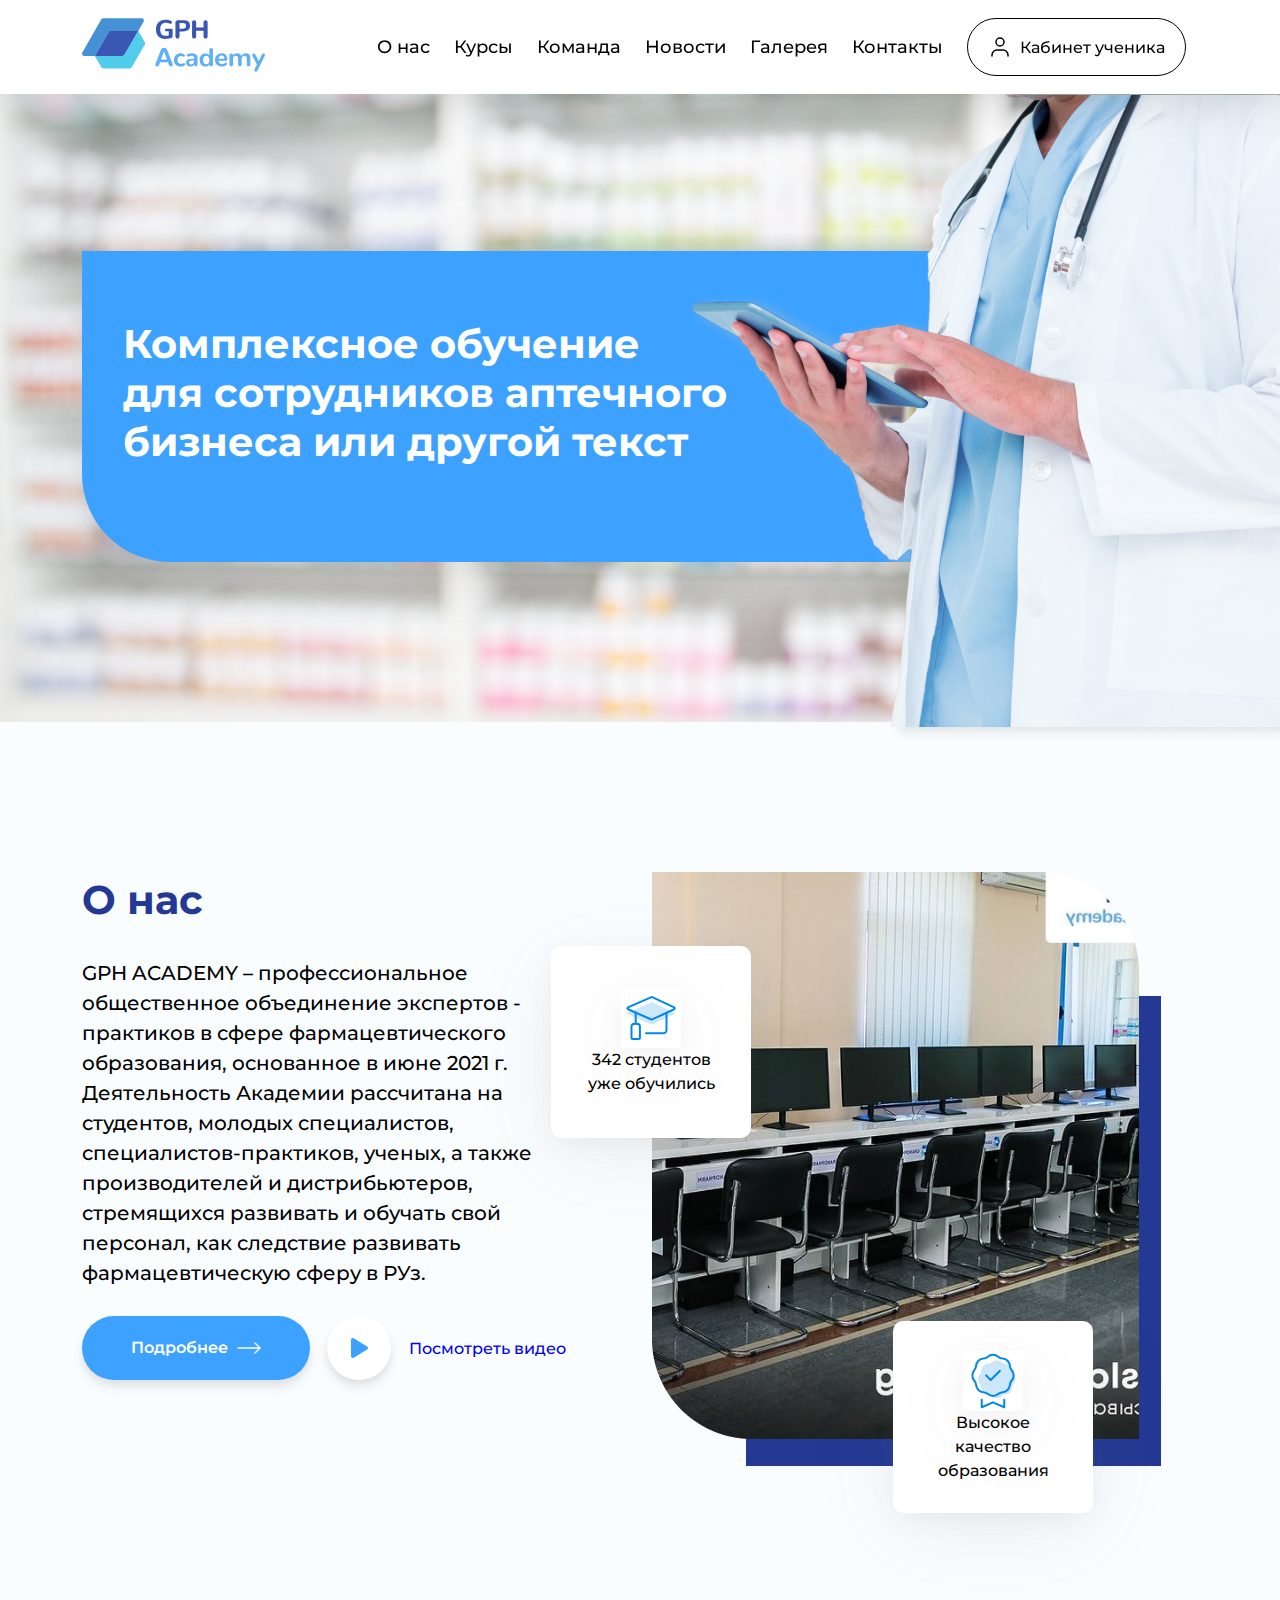
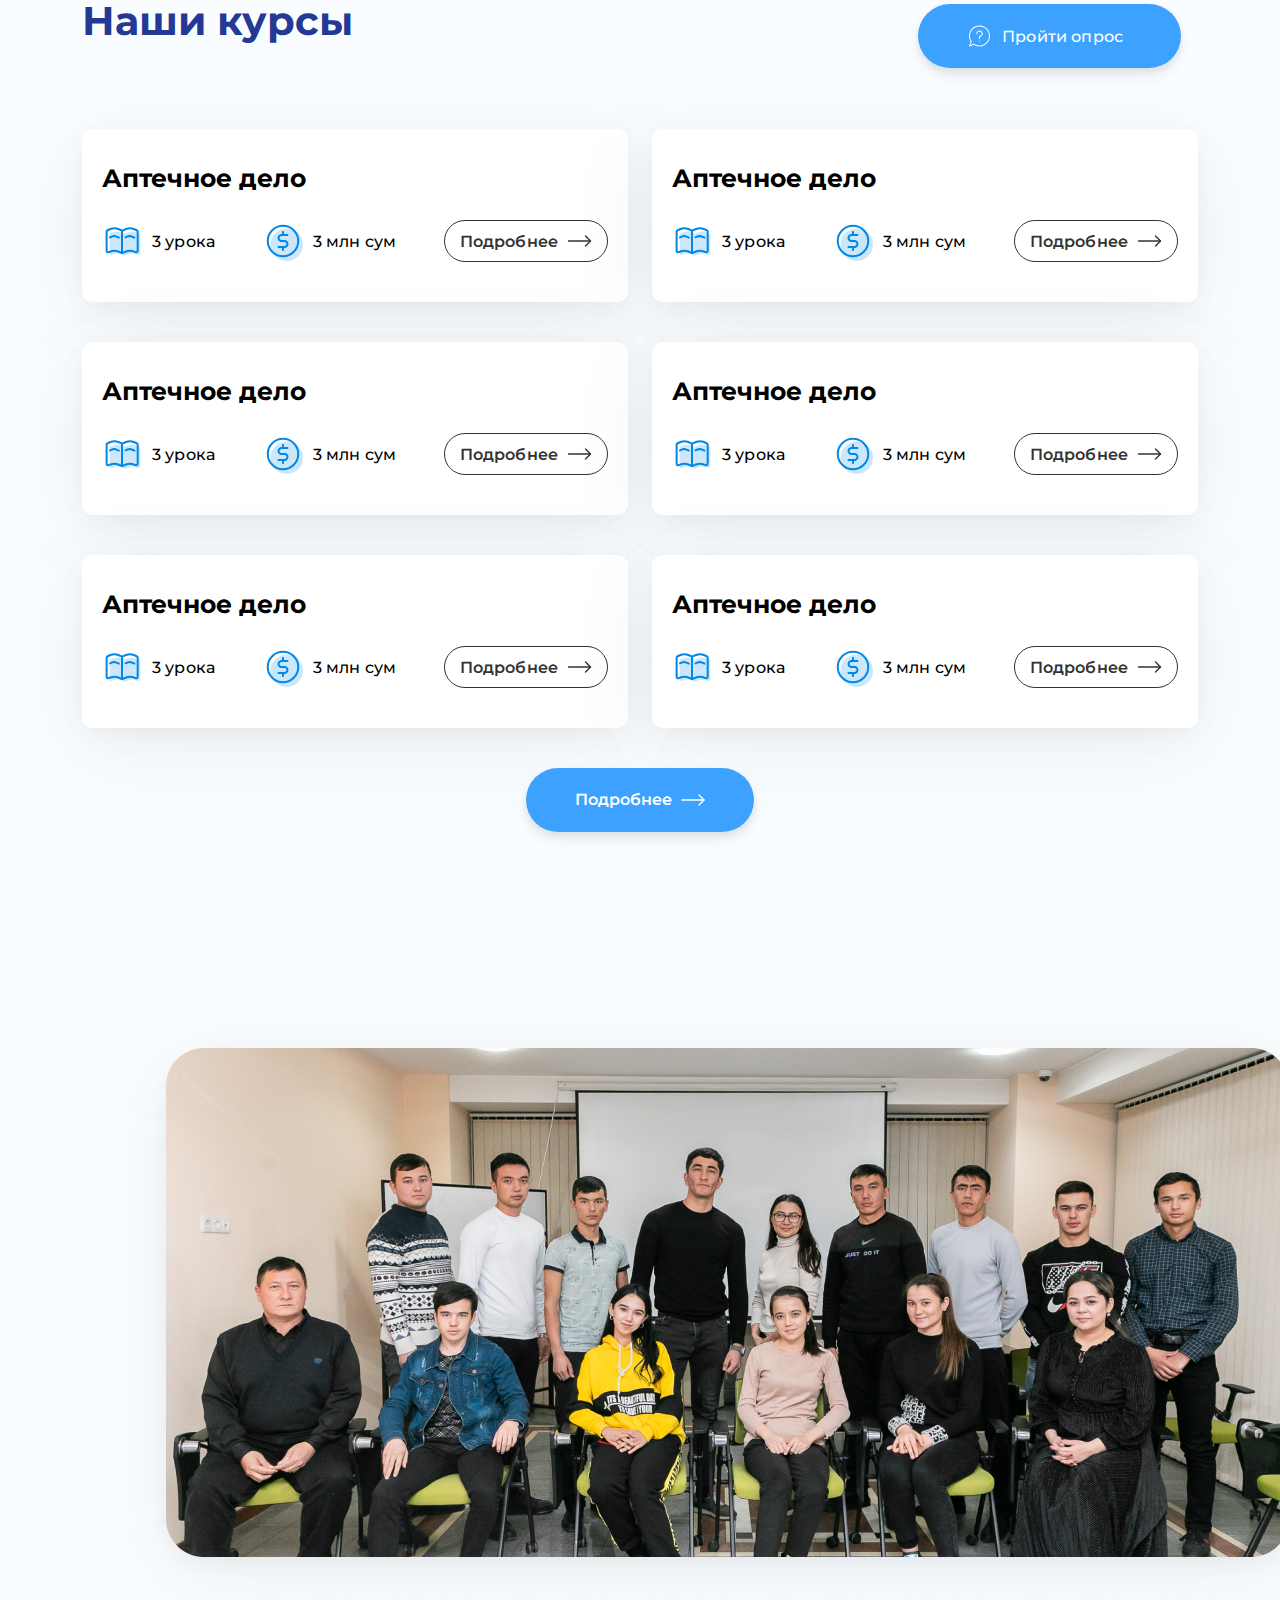
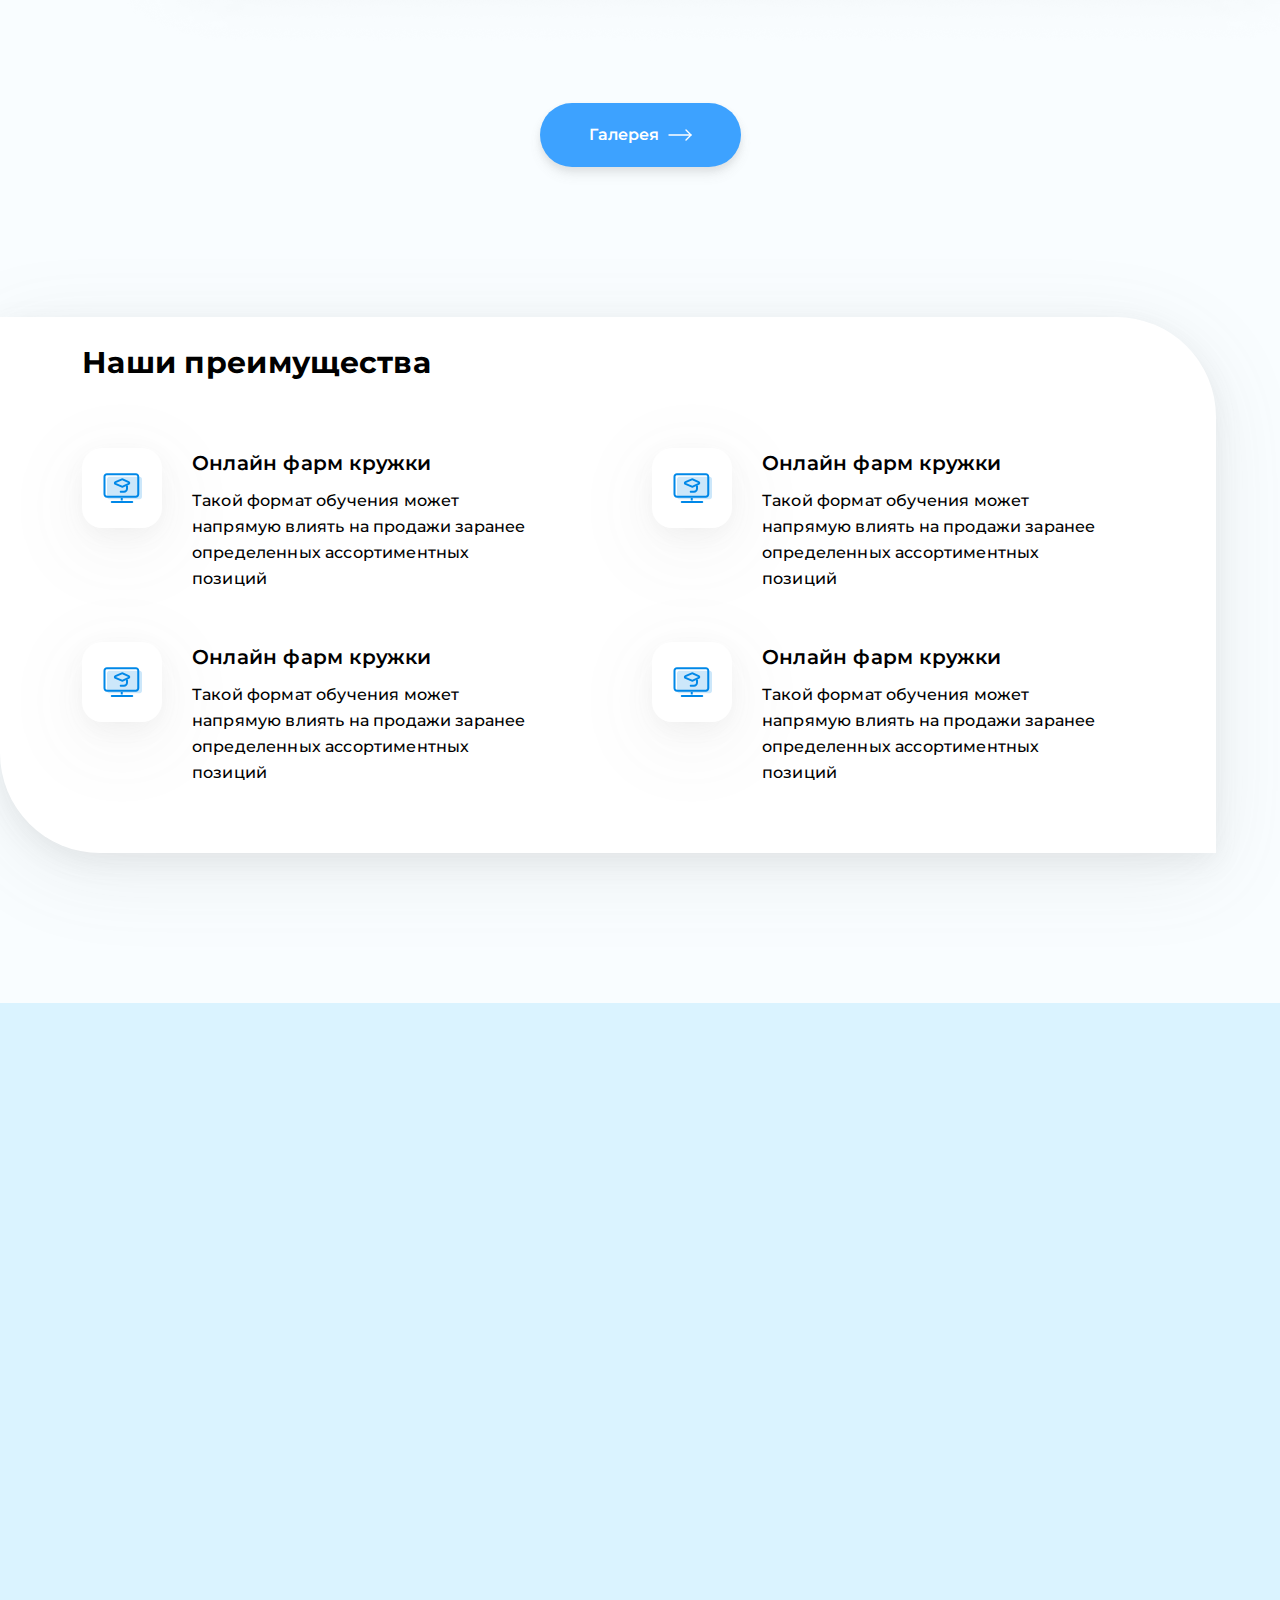
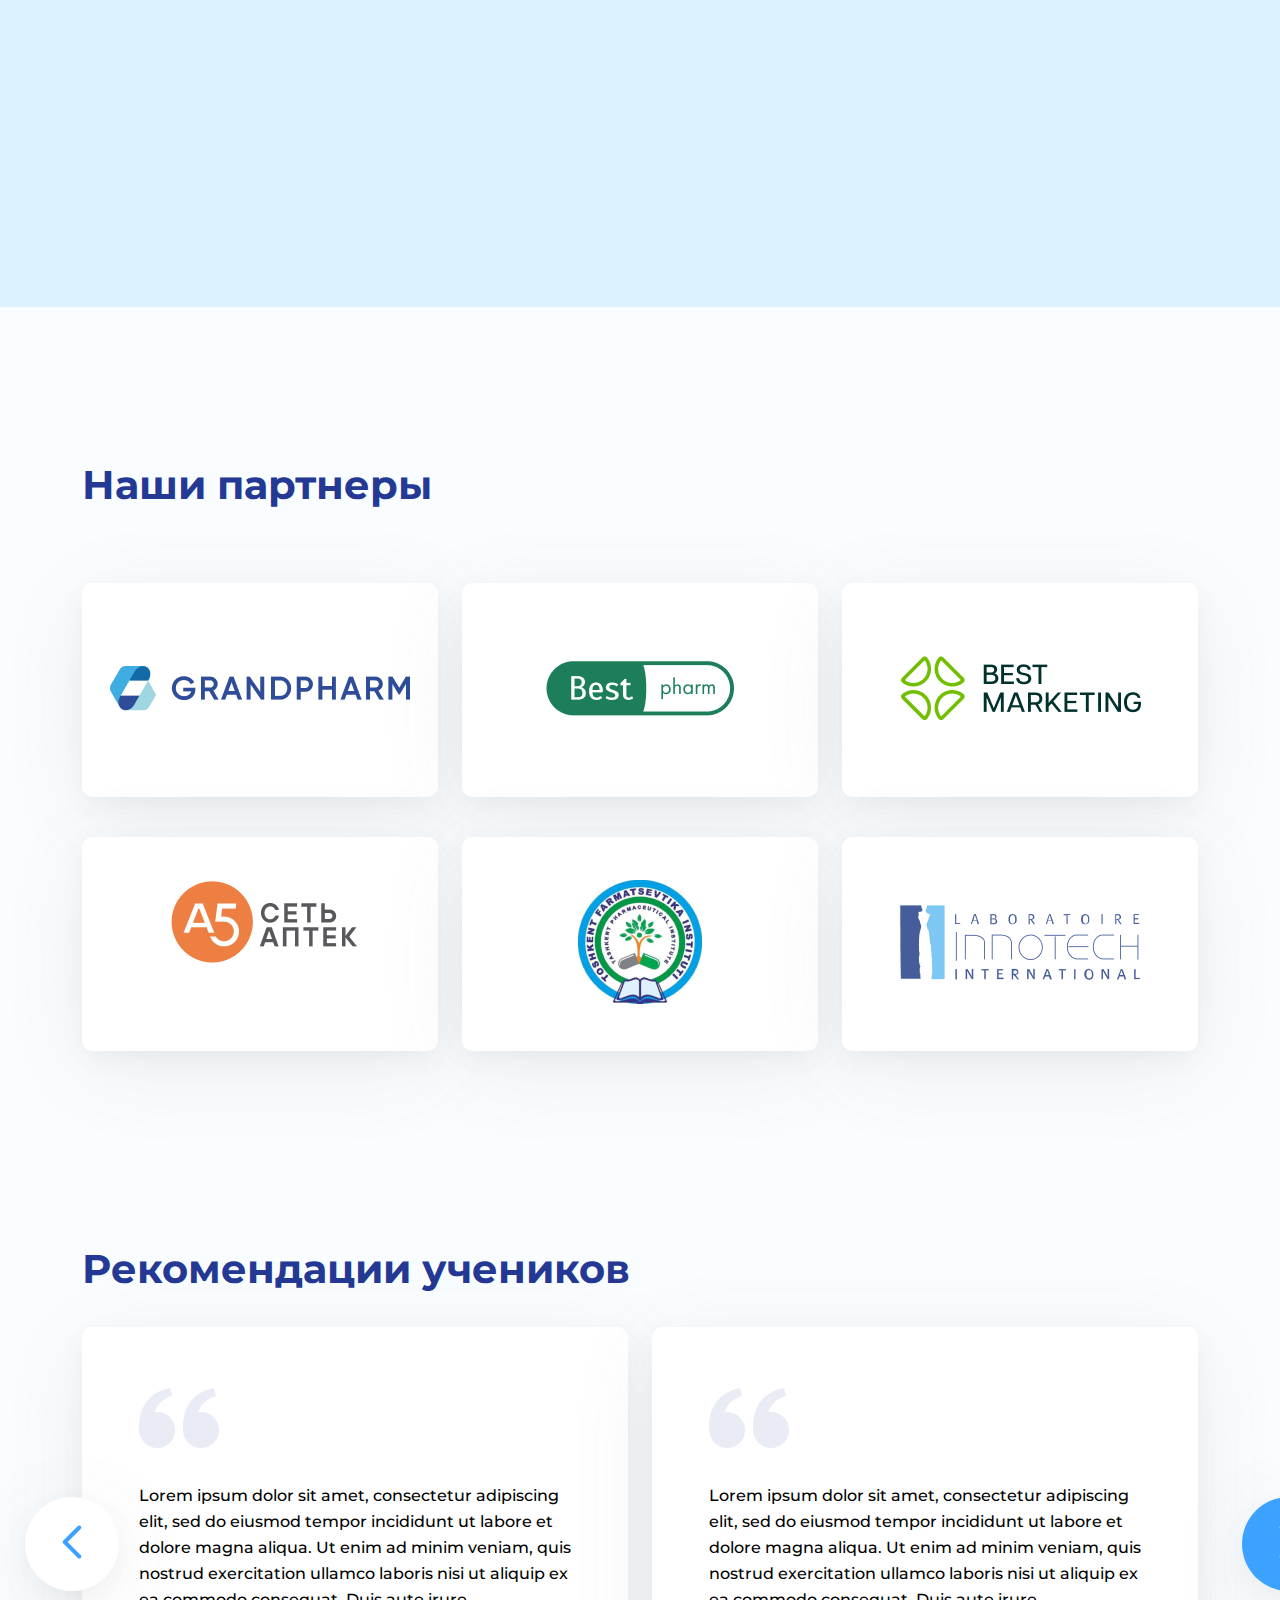
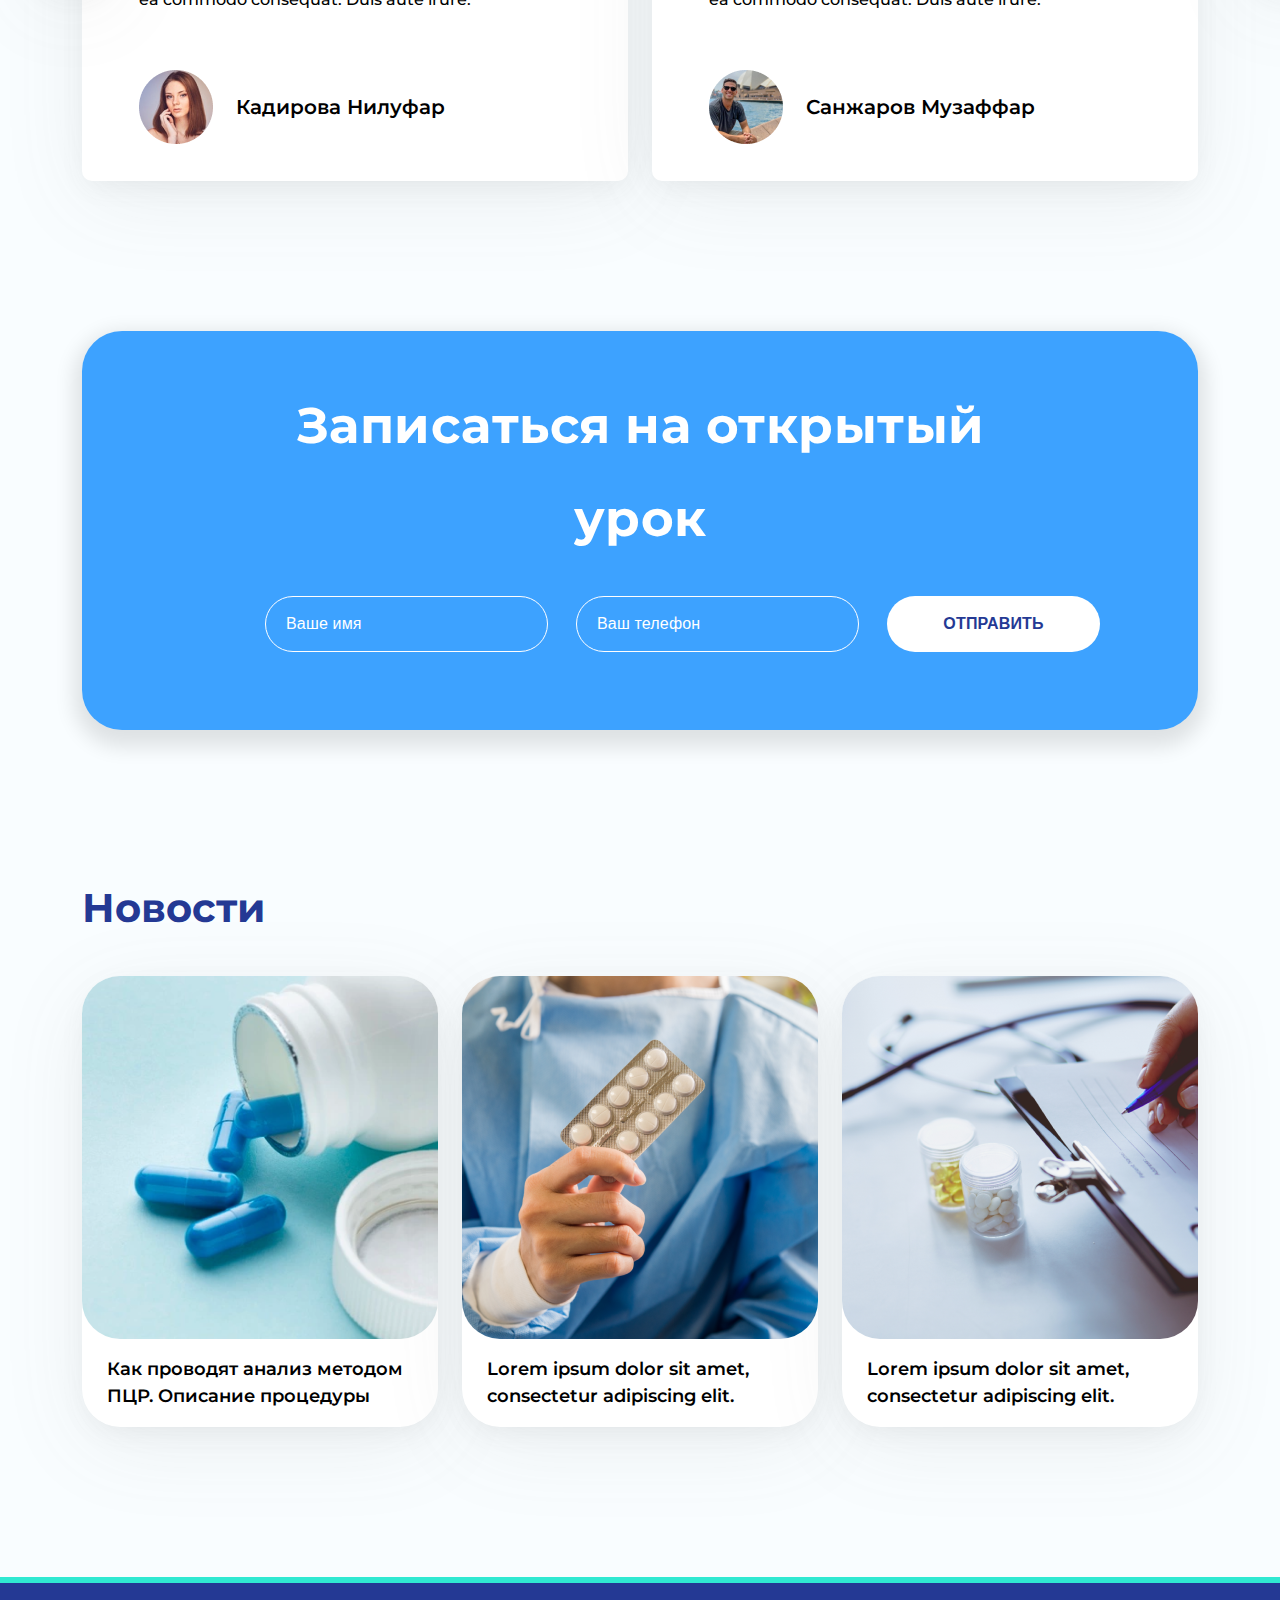
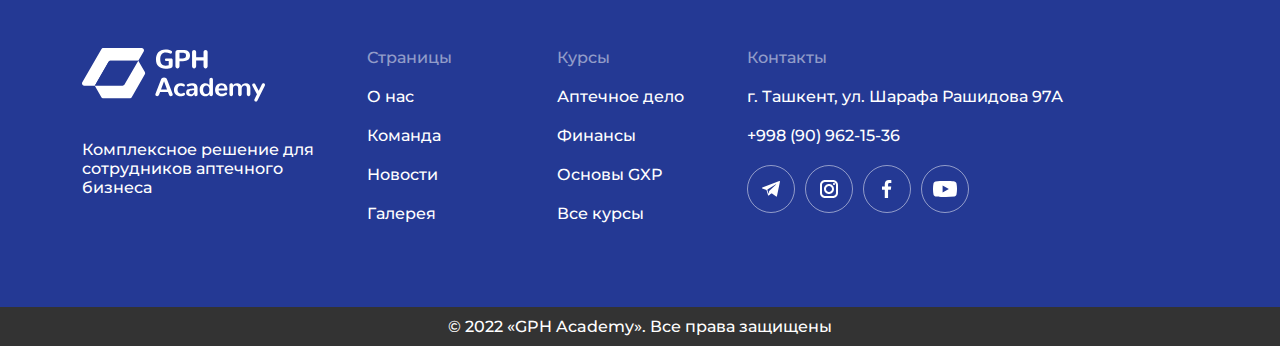
<file: index.html>
<!DOCTYPE html>
<html lang="en">

<head>
    <meta charset="UTF-8">
    <meta http-equiv="X-UA-Compatible" content="IE=edge">
    <meta name="viewport" content="width=device-width, initial-scale=1.0">
    <title>Index</title>
    <link rel="stylesheet" href="css/bootstrap-grid.min.css">
    <link rel="stylesheet" href="css/style.css">
</head>

<body>
    <header class="header ">
        <nav class="header__nav container">
            <div class="logo">
                <a href="index.html"><img src="images/logo/logo.svg" alt=""></a>
            </div>
            <ul class="header__list">
                <li class="header__list_item"><a href="aboutus.html" class="item__link">О нас</a></li>
                <li class="header__list_item"><a href="courses.html" class="item__link">Курсы</a></li>
                <li class="header__list_item"><a href="team.html" class="item__link">Команда</a></li>
                <li class="header__list_item"><a href="news.html" class="item__link">Новости</a></li>
                <li class="header__list_item"><a href="#" class="item__link">Галерея</a></li>
                <li class="header__list_item"><a href="contacts.html" class="item__link">Контакты</a></li>
                <li class="header__list_item">
                    <div class="student-block">
                        <a href="" class="student-btn item__link">
                            <svg width="24" height="24" viewBox="0 0 24 24" fill="none"
                                xmlns="http://www.w3.org/2000/svg">
                                <path d="M20 21V20C20 17.2386 17.7614 15 15 15H9C6.23858 15 4 17.2386 4 20V21"
                                    stroke="black" stroke-width="1.5" stroke-linecap="round" stroke-linejoin="round" />
                                <path
                                    d="M12 11C14.2091 11 16 9.20914 16 7C16 4.79086 14.2091 3 12 3C9.79086 3 8 4.79086 8 7C8 9.20914 9.79086 11 12 11Z"
                                    stroke="black" stroke-width="1.5" stroke-linecap="round" stroke-linejoin="round" />
                            </svg> <span>Кабинет ученика</span>
                        </a>
                    </div>
                </li>
            </ul>
        </nav>
    </header>
    <div class="main">
        <div class="cover">
            <div class="container cover-container">
                <div class="cover__text">
                    <span>Комплексное обучение </br>для сотрудников аптечного </br>бизнеса или другой текст</span>
                    <img src="images/hero1.png" alt="" class="cover__img">
                </div>
            </div>
        </div>
        <div class="container">
            <div class="general-wrapper">
                <div class="row mb-150">
                    <div class="col-xl-6 col-md-12">
                        <div class="about-wrapper">
                            <h1 class="main-header">О нас</h1>
                            <div class="txt-aboutus">
                                <p>
                                    GPH ACADEMY – профессиональное общественное объединение экспертов - практиков в
                                    сфере
                                    фармацевтического образования, основанное в июне 2021 г. Деятельность Академии
                                    рассчитана на студентов, молодых специалистов, специалистов-практиков, ученых, а
                                    также
                                    производителей и дистрибьютеров, стремящихся развивать и обучать свой персонал, как
                                    следствие развивать фармацевтическую сферу в РУз.
                                </p>
                                <div class="txt-aboutus__block">
                                    <a href="#" class="more-btn"><span>Подробнее</span> <svg width="24" height="24"
                                            viewBox="0 0 24 24" fill="none" xmlns="http://www.w3.org/2000/svg">
                                            <path d="M1 12H23" stroke="white" stroke-width="1.4" stroke-linecap="round"
                                                stroke-linejoin="round" />
                                            <path d="M18 7L23 12L18 17" stroke="white" stroke-width="1.4"
                                                stroke-linecap="round" stroke-linejoin="round" />
                                        </svg>
                                    </a>
                                    <a href="#" class="more-video-btn">
                                        <div class="ellipse"><svg style="margin: auto;" width="17" height="20"
                                                viewBox="0 0 17 20" fill="none" xmlns="http://www.w3.org/2000/svg">
                                                <path
                                                    d="M16.1049 8.38513L2.7474 0.25655C1.6621 -0.40358 0 0.23702 0 1.86977V18.123C0 19.5878 1.54446 20.4706 2.7474 19.7362L16.1049 11.6116C17.2965 10.8889 17.3003 9.10775 16.1049 8.38513V8.38513Z"
                                                    fill="#3DA2FF" />
                                            </svg>
                                        </div>
                                        <span>Посмотреть видео</span>

                                    </a>
                                </div>
                            </div>
                        </div>
                    </div>
                    <div class="col-xl-6 col-md-12 about-col">
                        <div class="first-course-img">
                            <span class="course-im-span"><img src="images/studyroom.png" alt=""></span>
                            <div class="img-aboutus__block position">
                                <div class="centre-txt">
                                    <div class="svg-block">
                                        <svg width="60" height="60" viewBox="0 0 60 60" fill="none"
                                            xmlns="http://www.w3.org/2000/svg">
                                            <path opacity="0.2"
                                                d="M53.1494 24.4187L31.2206 14.1853C30.9602 14.0638 30.6602 14.0601 30.3969 14.1753L7.00618 24.4088C6.20728 24.7583 6.20727 25.8916 7.00618 26.2411L30.3969 36.4745C30.6602 36.5897 30.9602 36.5861 31.2206 36.4645L53.1494 26.2311C53.9189 25.872 53.9189 24.7778 53.1494 24.4187Z"
                                                fill="#0088E8" />
                                            <path
                                                d="M53.1485 19.4212L31.2196 9.18773C30.9593 9.06622 30.6592 9.06258 30.3959 9.17775L7.00521 19.4112C6.2063 19.7607 6.2063 20.894 7.00521 21.2435L30.3959 31.477C30.6592 31.5921 30.9593 31.5885 31.2196 31.467L53.1485 21.2335C53.918 20.8744 53.9179 19.7803 53.1485 19.4212Z"
                                                stroke="#0088E8" stroke-width="2" stroke-linejoin="round" />
                                            <path
                                                d="M25.1063 44.3297C24.554 44.3297 24.1063 44.7774 24.1063 45.3297C24.1063 45.882 24.554 46.3297 25.1063 46.3297V44.3297ZM44.4953 25.1836V34.9331H46.4953V25.1836H44.4953ZM44.4953 34.9331V42.3297H46.4953V34.9331H44.4953ZM42.4953 44.3297H25.1063V46.3297H42.4953V44.3297ZM44.4953 42.3297C44.4953 43.4343 43.5999 44.3297 42.4953 44.3297V46.3297C44.7044 46.3297 46.4953 44.5388 46.4953 42.3297H44.4953Z"
                                                fill="#0088E8" />
                                            <path d="M14.6924 23.6953V36.6527" stroke="#0088E8" stroke-width="2"
                                                stroke-linejoin="round" />
                                            <path
                                                d="M10.4863 38.7954C10.4863 37.1386 11.8295 35.7954 13.4863 35.7954H15.9044C17.5612 35.7954 18.9044 37.1386 18.9044 38.7954V50.0036C18.9044 50.5559 18.4567 51.0036 17.9044 51.0036H11.4863C10.934 51.0036 10.4863 50.5559 10.4863 50.0036V38.7954Z"
                                                stroke="#0088E8" stroke-width="2" />
                                        </svg>
                                    </div>
                                </div>
                                <p class="centre-txt">342 студентов</br>уже обучились</p>
                            </div>
                            <div class="img-aboutus__block">
                                <div class="centre-txt">
                                    <div class="svg-block">
                                        <svg width="60" height="60" viewBox="0 0 60 60" fill="none"
                                            xmlns="http://www.w3.org/2000/svg">
                                            <path
                                                d="M25.0016 12.7853C26.5083 12.6651 27.9386 12.0726 29.0891 11.0924C30.3891 9.98388 32.0416 9.375 33.75 9.375C35.4584 9.375 37.1109 9.98388 38.4109 11.0924C39.5614 12.0726 40.9917 12.6651 42.4984 12.7853C44.2014 12.9208 45.8003 13.6588 47.0083 14.8667C48.2162 16.0747 48.9542 17.6736 49.0897 19.3766C49.2099 20.8833 49.8024 22.3136 50.7826 23.4641C51.8911 24.7641 52.5 26.4166 52.5 28.125C52.5 29.8334 51.8911 31.4859 50.7826 32.7859C49.8024 33.9364 49.2099 35.3667 49.0897 36.8734C48.9542 38.5764 48.2162 40.1753 47.0083 41.3833C45.8003 42.5912 44.2014 43.3292 42.4984 43.4647C40.9917 43.5849 39.5614 44.1774 38.4109 45.1576C37.1109 46.2661 35.4584 46.875 33.75 46.875C32.0416 46.875 30.3891 46.2661 29.0891 45.1576C27.9386 44.1774 26.5083 43.5849 25.0016 43.4647C23.2986 43.3292 21.6997 42.5912 20.4917 41.3833C19.2838 40.1753 18.5458 38.5764 18.4103 36.8734C18.2901 35.3667 17.6976 33.9364 16.7174 32.7859C15.6089 31.4859 15 29.8334 15 28.125C15 26.4166 15.6089 24.7641 16.7174 23.4641C17.6976 22.3136 18.2901 20.8833 18.4103 19.3766C18.5458 17.6736 19.2838 16.0747 20.4917 14.8667C21.6997 13.6588 23.2986 12.9208 25.0016 12.7853Z"
                                                fill="#0088E8" fill-opacity="0.2" />
                                            <path
                                                d="M23.0685 24.375L27.6895 28.996L36.9315 19.754M20.3767 7.50136C22.0341 7.36908 23.6075 6.71741 24.873 5.63909C26.303 4.41977 28.1207 3.75 30 3.75C31.8793 3.75 33.697 4.41977 35.127 5.63909C36.3925 6.71741 37.9659 7.36908 39.6233 7.50136C41.4965 7.65039 43.2553 8.46213 44.5841 9.7909C45.9129 11.1197 46.7246 12.8785 46.8736 14.7517C47.0059 16.4091 47.6576 17.9825 48.7359 19.248C49.9552 20.678 50.625 22.4957 50.625 24.375C50.625 26.2543 49.9552 28.072 48.7359 29.502C47.6576 30.7675 47.0059 32.3409 46.8736 33.9983C46.7246 35.8715 45.9129 37.6303 44.5841 38.9591C43.2553 40.2879 41.4965 41.0996 39.6233 41.2486C37.9659 41.3809 36.3925 42.0326 35.127 43.1109C33.697 44.3302 31.8793 45 30 45C28.1207 45 26.303 44.3302 24.873 43.1109C23.6075 42.0326 22.0341 41.3809 20.3767 41.2486C18.5035 41.0996 16.7447 40.2879 15.4159 38.9591C14.0871 37.6303 13.2754 35.8715 13.1264 33.9983C12.9941 32.3409 12.3424 30.7675 11.2641 29.502C10.0448 28.072 9.375 26.2543 9.375 24.375C9.375 22.4957 10.0448 20.678 11.2641 19.248C12.3424 17.9825 12.9941 16.4091 13.1264 14.7517C13.2754 12.8785 14.0871 11.1197 15.4159 9.7909C16.7447 8.46213 18.5035 7.65039 20.3767 7.50136Z"
                                                stroke="#0088E8" stroke-width="2" stroke-linecap="round"
                                                stroke-linejoin="round" />
                                            <path d="M18.75 48.75V56.25L30 51.3281L41.25 56.25V48.75" stroke="#0088E8"
                                                stroke-width="2" stroke-linecap="round" stroke-linejoin="round" />
                                        </svg>
                                    </div>
                                </div>
                                <p class="centre-txt">Высокое</br>качество</br>образования</p>
                            </div>
                        </div>
                    </div>
                </div>
                <div class="mb-150">
                    <div class="row">
                        <div class="head-block mb-50">
                            <h2 class="main-header">Наши курсы</h2>
                            <div class="course-details">
                                <a href="#" class="more-btn">
                                    <svg width="25" height="24" viewBox="0 0 25 24" fill="none"
                                        xmlns="http://www.w3.org/2000/svg">
                                        <path
                                            d="M18.2636 3.22427C16.5527 2.10233 14.5509 1.50552 12.505 1.50733C6.70952 1.5129 2.0112 6.20664 2.00001 12.0021C1.99782 14.0422 2.60253 16.0367 3.73728 17.7321L2.04063 21.7958C1.93638 22.0563 2.06301 22.3519 2.32346 22.4562C2.44461 22.5047 2.57981 22.5047 2.70101 22.4562L6.76481 20.7596C11.607 23.9349 18.1065 22.5835 21.2818 17.7413C24.4571 12.8991 23.1058 6.39956 18.2636 3.22427ZM12.5152 21.4809C12.5118 21.4809 12.5084 21.4809 12.505 21.4809V21.4911H12.505C10.5747 21.4759 8.69419 20.8774 7.11026 19.7741C7.02673 19.7158 6.92763 19.684 6.82581 19.6827C6.76209 19.6701 6.69651 19.6701 6.63279 19.6827L3.45283 21.0441L4.78375 17.8743C4.85156 17.7138 4.83242 17.5297 4.73293 17.3866C3.61442 15.8141 3.01423 13.9319 3.01599 12.0021C3.01037 6.76145 7.25418 2.50855 12.4948 2.50293C17.7354 2.49731 21.9884 6.74111 21.994 11.9818C21.9996 17.2224 17.7558 21.4753 12.5152 21.4809Z"
                                            fill="white" />
                                        <path
                                            d="M15.7399 9.25115C15.5193 7.6436 14.1272 6.45774 12.5051 6.49551C10.7528 6.48989 9.32613 7.90285 9.31494 9.65514C9.31494 9.93568 9.54239 10.1631 9.82293 10.1631C10.1035 10.1631 10.3309 9.93568 10.3309 9.65514C10.3534 8.45461 11.3448 7.49959 12.5453 7.52202C13.7459 7.54445 14.7009 8.53586 14.6785 9.73643C14.6563 10.921 13.6899 11.8697 12.5051 11.8699C12.2246 11.8699 11.9971 12.0974 11.9971 12.3779V14.6537C11.9971 14.9342 12.2246 15.1617 12.5051 15.1617C12.7856 15.1617 13.0131 14.9342 13.0131 14.6537V12.8453C14.7586 12.6058 15.9794 10.9966 15.7399 9.25115Z"
                                            fill="white" />
                                        <path
                                            d="M12.4625 17.5402C12.7696 17.5402 13.0185 17.2913 13.0185 16.9842C13.0185 16.6772 12.7696 16.4282 12.4625 16.4282C12.1554 16.4282 11.9065 16.6772 11.9065 16.9842C11.9065 17.2913 12.1554 17.5402 12.4625 17.5402Z"
                                            fill="white" />
                                    </svg>
                                    <span class="quiz-spa">Пройти опрос</span>
                                </a>
                            </div>
                        </div>
                        <div class="col-xl-6 col-lg-6 mb-40">
                            <div class="courses">
                                <div class="course-head">
                                    <h4>Аптечное дело</h4>
                                </div>
                                <div class="course-details-block">
                                    <div class="course-details">

                                        <svg width="40" height="40" viewBox="0 0 40 40" fill="none"
                                            xmlns="http://www.w3.org/2000/svg">
                                            <path
                                                d="M16.2756 8.00095L15.8935 8.92509L16.2756 8.00095ZM20.1565 9.60531L19.7745 10.5295L20.1565 10.6874L20.5386 10.5295L20.1565 9.60531ZM24.0374 8.00095L23.6554 7.0768V7.0768L24.0374 8.00095ZM31.7993 8.00095L31.4172 8.92509V8.92509L31.7993 8.00095ZM34.7044 9.20191L35.0864 8.27776V8.27776L34.7044 9.20191ZM33.5513 31.1863L33.1693 32.1105V32.1105L33.5513 31.1863ZM31.7993 30.4621L32.1813 29.5379V29.5379L31.7993 30.4621ZM24.0374 30.4621L23.6554 29.5379L24.0374 30.4621ZM20.1565 32.0664L19.7745 32.9906C20.0191 33.0917 20.2939 33.0917 20.5386 32.9906L20.1565 32.0664ZM16.2756 30.4621L16.6576 29.5379L16.2756 30.4621ZM8.51374 30.4621L8.1317 29.5379H8.1317L8.51374 30.4621ZM6.76172 31.1863L7.14376 32.1105H7.14376L6.76172 31.1863ZM4.74384 30.2926L5.67643 29.9316L4.74384 30.2926ZM5.60865 9.20191L5.22661 8.27776L5.60865 9.20191ZM8.51374 8.00095L8.1317 7.0768L8.51374 8.00095ZM15.8935 8.92509L19.7745 10.5295L20.5386 8.68117L16.6576 7.0768L15.8935 8.92509ZM20.5386 10.5295L24.4195 8.92509L23.6554 7.0768L19.7745 8.68117L20.5386 10.5295ZM24.4195 8.92509C26.6661 7.99632 29.1706 7.99632 31.4172 8.92509L32.1813 7.0768C29.4453 5.94575 26.3914 5.94575 23.6554 7.0768L24.4195 8.92509ZM31.4172 8.92509L34.3223 10.1261L35.0864 8.27776L32.1813 7.0768L31.4172 8.92509ZM34.3223 10.1261C34.5238 10.2093 34.6802 10.4249 34.6802 10.6915H36.6802C36.6802 9.64604 36.0637 8.68177 35.0864 8.27776L34.3223 10.1261ZM34.6802 10.6915V29.6967H36.6802V10.6915H34.6802ZM34.6802 29.6967C34.6802 30.0618 34.4021 30.3011 34.1278 30.3011V32.3011C35.5683 32.3011 36.6802 31.1038 36.6802 29.6967H34.6802ZM34.1278 30.3011C34.0621 30.3011 33.9961 30.2882 33.9333 30.2622L33.1693 32.1105C33.4732 32.2361 33.7986 32.3011 34.1278 32.3011V30.3011ZM33.9333 30.2622L32.1813 29.5379L31.4172 31.3862L33.1693 32.1105L33.9333 30.2622ZM32.1813 29.5379C29.4453 28.4069 26.3914 28.4069 23.6554 29.5379L24.4195 31.3862C26.6661 30.4574 29.1706 30.4574 31.4172 31.3862L32.1813 29.5379ZM23.6554 29.5379L19.7745 31.1423L20.5386 32.9906L24.4195 31.3862L23.6554 29.5379ZM20.5386 31.1423L16.6576 29.5379L15.8935 31.3862L19.7745 32.9906L20.5386 31.1423ZM16.6576 29.5379C13.9216 28.4069 10.8677 28.4069 8.1317 29.5379L8.89578 31.3862C11.1425 30.4574 13.6469 30.4574 15.8935 31.3862L16.6576 29.5379ZM8.1317 29.5379L6.37968 30.2622L7.14376 32.1105L8.89578 31.3862L8.1317 29.5379ZM6.37968 30.2622C6.12364 30.368 5.80074 30.2528 5.67643 29.9316L3.81126 30.6535C4.32377 31.9777 5.80774 32.6628 7.14376 32.1105L6.37968 30.2622ZM5.67643 29.9316C5.64784 29.8578 5.63281 29.778 5.63281 29.6967H3.63281C3.63281 30.0237 3.69315 30.3484 3.81126 30.6535L5.67643 29.9316ZM5.63281 29.6967V10.6915H3.63281V29.6967H5.63281ZM5.63281 10.6915C5.63281 10.4249 5.78924 10.2093 5.99069 10.1261L5.22661 8.27776C4.24931 8.68177 3.63281 9.64604 3.63281 10.6915H5.63281ZM5.99069 10.1261L8.89578 8.92509L8.1317 7.0768L5.22661 8.27776L5.99069 10.1261ZM8.89578 8.92509C11.1425 7.99632 13.6469 7.99632 15.8935 8.92509L16.6576 7.0768C13.9216 5.94575 10.8677 5.94575 8.1317 7.0768L8.89578 8.92509Z"
                                                fill="#0088E8" />
                                            <path opacity="0.2" fill-rule="evenodd" clip-rule="evenodd"
                                                d="M19.1793 11.1896L22.9972 12.7679L26.8151 11.1896C29.266 10.1764 32.0001 10.1764 34.4509 11.1896L37.3088 12.371C37.8886 12.6107 38.2688 13.1911 38.2688 13.8365V32.5331C38.2688 33.4047 37.5851 34.1114 36.7417 34.1114C36.5474 34.1114 36.3549 34.0731 36.1745 33.9985L34.4509 33.286C32.0001 32.2728 29.266 32.2728 26.8151 33.286L22.9972 34.8643L19.1793 33.286C16.7284 32.2728 13.9944 32.2728 11.5435 33.286L9.81992 33.9985C9.03682 34.3222 8.14806 33.9286 7.83481 33.1192C7.76266 32.9328 7.72559 32.7339 7.72559 32.5331V13.8365C7.72559 13.1911 8.10577 12.6107 8.68557 12.371L11.5435 11.1896C13.9944 10.1764 16.7284 10.1764 19.1793 11.1896Z"
                                                fill="#0088E8" />
                                            <path
                                                d="M16.863 16.5903L14.4864 15.6078C12.9607 14.9771 11.2588 14.9771 9.73313 15.6078L7.9541 16.3432"
                                                stroke="#0088E8" stroke-width="2" stroke-linecap="round"
                                                stroke-linejoin="round" stroke-dasharray="86.1 3.5" />
                                            <path
                                                d="M32.4196 16.5903L30.043 15.6078C28.5174 14.9771 26.8154 14.9771 25.2898 15.6078L23.5107 16.3432"
                                                stroke="#0088E8" stroke-width="2" stroke-linecap="round"
                                                stroke-linejoin="round" stroke-dasharray="0.1 0.1" />
                                            <line x1="20.0225" y1="10.0137" x2="20.0225" y2="32.695" stroke="#0088E8"
                                                stroke-width="2" />
                                        </svg> <span>3 урока</span>


                                    </div>
                                    <div class="course-details">

                                        <svg width="40" height="40" viewBox="0 0 40 40" fill="none"
                                            xmlns="http://www.w3.org/2000/svg">
                                            <circle cx="23.75" cy="23.75" r="16.25" fill="#0088E8" fill-opacity="0.2" />
                                            <path
                                                d="M21.0001 11.1201C21.0001 10.5678 20.5524 10.1201 20.0001 10.1201C19.4478 10.1201 19.0001 10.5678 19.0001 11.1201H21.0001ZM19.0001 14.0854C19.0001 14.6377 19.4478 15.0854 20.0001 15.0854C20.5524 15.0854 21.0001 14.6377 21.0001 14.0854H19.0001ZM21.0001 25.9467C21.0001 25.3945 20.5524 24.9467 20.0001 24.9467C19.4478 24.9467 19.0001 25.3945 19.0001 25.9467H21.0001ZM19.0001 28.9121C19.0001 29.4643 19.4478 29.9121 20.0001 29.9121C20.5524 29.9121 21.0001 29.4643 21.0001 28.9121H19.0001ZM24.4446 15.0854C24.9968 15.0854 25.4446 14.6377 25.4446 14.0854C25.4446 13.5332 24.9968 13.0854 24.4446 13.0854V15.0854ZM18.5186 14.0854V13.0854V14.0854ZM21.4816 25.9467V24.9467V25.9467ZM15.5557 24.9467C15.0034 24.9467 14.5557 25.3945 14.5557 25.9467C14.5557 26.499 15.0034 26.9467 15.5557 26.9467V24.9467ZM21.4816 20.0161V19.0161V20.0161ZM18.5186 20.0161V19.0161V20.0161ZM17.3848 14.3112L17.0018 13.3874H17.0018L17.3848 14.3112ZM15.7812 15.916L14.8572 15.5336H14.8572L15.7812 15.916ZM15.7812 18.1855L14.8572 18.568H14.8572L15.7812 18.1855ZM16.4235 19.1476L17.1309 18.4407H17.1309L16.4235 19.1476ZM17.3848 19.7904L17.0018 20.7141H17.0018L17.3848 19.7904ZM22.6155 25.721L22.9984 26.6448L22.6155 25.721ZM24.219 24.1162L25.143 24.4986L24.219 24.1162ZM24.219 21.8466L25.143 21.4642L24.219 21.8466ZM23.5767 20.8846L22.8693 21.5914L23.5767 20.8846ZM22.6155 20.2418L22.9984 19.318L22.6155 20.2418ZM19.0001 11.1201V14.0854H21.0001V11.1201H19.0001ZM19.0001 25.9467V28.9121H21.0001V25.9467H19.0001ZM24.4446 13.0854H18.5186V15.0854H24.4446V13.0854ZM21.4816 24.9467H15.5557V26.9467H21.4816V24.9467ZM21.4816 19.0161H18.5186V21.0161H21.4816V19.0161ZM18.5186 13.0854C17.9981 13.0854 17.4827 13.1881 17.0018 13.3874L17.7677 15.2349C18.0058 15.1362 18.261 15.0854 18.5186 15.0854V13.0854ZM17.0018 13.3874C16.5209 13.5867 16.0841 13.8789 15.7161 14.2471L17.1309 15.6608C17.3132 15.4783 17.5296 15.3336 17.7677 15.2349L17.0018 13.3874ZM15.7161 14.2471C15.3482 14.6154 15.0563 15.0525 14.8572 15.5336L16.7052 16.2984C16.8039 16.0599 16.9486 15.8433 17.1309 15.6608L15.7161 14.2471ZM14.8572 15.5336C14.6581 16.0146 14.5557 16.5301 14.5557 17.0508H16.5557C16.5557 16.7926 16.6065 16.5369 16.7052 16.2984L14.8572 15.5336ZM14.5557 17.0508C14.5557 17.5714 14.6581 18.0869 14.8572 18.568L16.7052 17.8031C16.6065 17.5646 16.5557 17.309 16.5557 17.0508H14.5557ZM14.8572 18.568C15.0563 19.049 15.3482 19.4861 15.7161 19.8544L17.1309 18.4407C16.9486 18.2583 16.8039 18.0416 16.7052 17.8031L14.8572 18.568ZM15.7161 19.8544C16.0841 20.2226 16.5209 20.5148 17.0018 20.7141L17.7677 18.8666C17.5296 18.7679 17.3132 18.6232 17.1309 18.4407L15.7161 19.8544ZM17.0018 20.7141C17.4827 20.9135 17.9981 21.0161 18.5186 21.0161V19.0161C18.261 19.0161 18.0058 18.9653 17.7677 18.8666L17.0018 20.7141ZM21.4816 26.9467C22.0021 26.9467 22.5175 26.8441 22.9984 26.6448L22.2325 24.7972C21.9944 24.8959 21.7393 24.9467 21.4816 24.9467V26.9467ZM22.9984 26.6448C23.4793 26.4454 23.9162 26.1533 24.2841 25.785L22.8693 24.3714C22.687 24.5539 22.4706 24.6985 22.2325 24.7972L22.9984 26.6448ZM24.2841 25.785C24.6521 25.4168 24.9439 24.9797 25.143 24.4986L23.295 23.7338C23.1963 23.9723 23.0516 24.1889 22.8693 24.3714L24.2841 25.785ZM25.143 24.4986C25.3421 24.0176 25.4446 23.502 25.4446 22.9814H23.4446C23.4446 23.2396 23.3937 23.4953 23.295 23.7338L25.143 24.4986ZM25.4446 22.9814C25.4446 22.4608 25.3421 21.9452 25.143 21.4642L23.295 22.2291C23.3937 22.4676 23.4446 22.7232 23.4446 22.9814H25.4446ZM25.143 21.4642C24.9439 20.9832 24.6521 20.546 24.2841 20.1778L22.8693 21.5914C23.0516 21.7739 23.1963 21.9906 23.295 22.2291L25.143 21.4642ZM24.2841 20.1778C23.9162 19.8095 23.4793 19.5174 22.9984 19.318L22.2325 21.1656C22.4706 21.2643 22.687 21.409 22.8693 21.5914L24.2841 20.1778ZM22.9984 19.318C22.5175 19.1187 22.0021 19.0161 21.4816 19.0161V21.0161C21.7393 21.0161 21.9944 21.0669 22.2325 21.1656L22.9984 19.318Z"
                                                fill="#0088E8" />
                                            <circle cx="20" cy="20" r="15.25" stroke="#0088E8" stroke-width="2" />
                                        </svg> <span>3 млн сум</span>


                                    </div>
                                    <div class="course-details">
                                        <a href="#"><span class="details-span">Подробнее</span> <svg width="25"
                                                height="24" viewBox="0 0 25 24" fill="none"
                                                xmlns="http://www.w3.org/2000/svg">
                                                <g clip-path="url(#clip0_386_505)">
                                                    <path d="M1.5 12H23.5" stroke="#333333" stroke-width="1.4"
                                                        stroke-linecap="round" stroke-linejoin="round" />
                                                    <path d="M18.5 7L23.5 12L18.5 17" stroke="#333333"
                                                        stroke-width="1.4" stroke-linecap="round"
                                                        stroke-linejoin="round" />
                                                </g>
                                                <defs>
                                                    <clipPath id="clip0_386_505">
                                                        <rect width="24" height="24" fill="white"
                                                            transform="translate(0.5)" />
                                                    </clipPath>
                                                </defs>
                                            </svg>
                                        </a>
                                    </div>
                                </div>
                            </div>
                        </div>
                        <div class="col-xl-6 col-lg-6 mb-40">
                            <div class="courses">
                                <div class="course-head">
                                    <h4>Аптечное дело</h4>
                                </div>
                                <div class="course-details-block">
                                    <div class="course-details">

                                        <svg width="40" height="40" viewBox="0 0 40 40" fill="none"
                                            xmlns="http://www.w3.org/2000/svg">
                                            <path
                                                d="M16.2756 8.00095L15.8935 8.92509L16.2756 8.00095ZM20.1565 9.60531L19.7745 10.5295L20.1565 10.6874L20.5386 10.5295L20.1565 9.60531ZM24.0374 8.00095L23.6554 7.0768V7.0768L24.0374 8.00095ZM31.7993 8.00095L31.4172 8.92509V8.92509L31.7993 8.00095ZM34.7044 9.20191L35.0864 8.27776V8.27776L34.7044 9.20191ZM33.5513 31.1863L33.1693 32.1105V32.1105L33.5513 31.1863ZM31.7993 30.4621L32.1813 29.5379V29.5379L31.7993 30.4621ZM24.0374 30.4621L23.6554 29.5379L24.0374 30.4621ZM20.1565 32.0664L19.7745 32.9906C20.0191 33.0917 20.2939 33.0917 20.5386 32.9906L20.1565 32.0664ZM16.2756 30.4621L16.6576 29.5379L16.2756 30.4621ZM8.51374 30.4621L8.1317 29.5379H8.1317L8.51374 30.4621ZM6.76172 31.1863L7.14376 32.1105H7.14376L6.76172 31.1863ZM4.74384 30.2926L5.67643 29.9316L4.74384 30.2926ZM5.60865 9.20191L5.22661 8.27776L5.60865 9.20191ZM8.51374 8.00095L8.1317 7.0768L8.51374 8.00095ZM15.8935 8.92509L19.7745 10.5295L20.5386 8.68117L16.6576 7.0768L15.8935 8.92509ZM20.5386 10.5295L24.4195 8.92509L23.6554 7.0768L19.7745 8.68117L20.5386 10.5295ZM24.4195 8.92509C26.6661 7.99632 29.1706 7.99632 31.4172 8.92509L32.1813 7.0768C29.4453 5.94575 26.3914 5.94575 23.6554 7.0768L24.4195 8.92509ZM31.4172 8.92509L34.3223 10.1261L35.0864 8.27776L32.1813 7.0768L31.4172 8.92509ZM34.3223 10.1261C34.5238 10.2093 34.6802 10.4249 34.6802 10.6915H36.6802C36.6802 9.64604 36.0637 8.68177 35.0864 8.27776L34.3223 10.1261ZM34.6802 10.6915V29.6967H36.6802V10.6915H34.6802ZM34.6802 29.6967C34.6802 30.0618 34.4021 30.3011 34.1278 30.3011V32.3011C35.5683 32.3011 36.6802 31.1038 36.6802 29.6967H34.6802ZM34.1278 30.3011C34.0621 30.3011 33.9961 30.2882 33.9333 30.2622L33.1693 32.1105C33.4732 32.2361 33.7986 32.3011 34.1278 32.3011V30.3011ZM33.9333 30.2622L32.1813 29.5379L31.4172 31.3862L33.1693 32.1105L33.9333 30.2622ZM32.1813 29.5379C29.4453 28.4069 26.3914 28.4069 23.6554 29.5379L24.4195 31.3862C26.6661 30.4574 29.1706 30.4574 31.4172 31.3862L32.1813 29.5379ZM23.6554 29.5379L19.7745 31.1423L20.5386 32.9906L24.4195 31.3862L23.6554 29.5379ZM20.5386 31.1423L16.6576 29.5379L15.8935 31.3862L19.7745 32.9906L20.5386 31.1423ZM16.6576 29.5379C13.9216 28.4069 10.8677 28.4069 8.1317 29.5379L8.89578 31.3862C11.1425 30.4574 13.6469 30.4574 15.8935 31.3862L16.6576 29.5379ZM8.1317 29.5379L6.37968 30.2622L7.14376 32.1105L8.89578 31.3862L8.1317 29.5379ZM6.37968 30.2622C6.12364 30.368 5.80074 30.2528 5.67643 29.9316L3.81126 30.6535C4.32377 31.9777 5.80774 32.6628 7.14376 32.1105L6.37968 30.2622ZM5.67643 29.9316C5.64784 29.8578 5.63281 29.778 5.63281 29.6967H3.63281C3.63281 30.0237 3.69315 30.3484 3.81126 30.6535L5.67643 29.9316ZM5.63281 29.6967V10.6915H3.63281V29.6967H5.63281ZM5.63281 10.6915C5.63281 10.4249 5.78924 10.2093 5.99069 10.1261L5.22661 8.27776C4.24931 8.68177 3.63281 9.64604 3.63281 10.6915H5.63281ZM5.99069 10.1261L8.89578 8.92509L8.1317 7.0768L5.22661 8.27776L5.99069 10.1261ZM8.89578 8.92509C11.1425 7.99632 13.6469 7.99632 15.8935 8.92509L16.6576 7.0768C13.9216 5.94575 10.8677 5.94575 8.1317 7.0768L8.89578 8.92509Z"
                                                fill="#0088E8" />
                                            <path opacity="0.2" fill-rule="evenodd" clip-rule="evenodd"
                                                d="M19.1793 11.1896L22.9972 12.7679L26.8151 11.1896C29.266 10.1764 32.0001 10.1764 34.4509 11.1896L37.3088 12.371C37.8886 12.6107 38.2688 13.1911 38.2688 13.8365V32.5331C38.2688 33.4047 37.5851 34.1114 36.7417 34.1114C36.5474 34.1114 36.3549 34.0731 36.1745 33.9985L34.4509 33.286C32.0001 32.2728 29.266 32.2728 26.8151 33.286L22.9972 34.8643L19.1793 33.286C16.7284 32.2728 13.9944 32.2728 11.5435 33.286L9.81992 33.9985C9.03682 34.3222 8.14806 33.9286 7.83481 33.1192C7.76266 32.9328 7.72559 32.7339 7.72559 32.5331V13.8365C7.72559 13.1911 8.10577 12.6107 8.68557 12.371L11.5435 11.1896C13.9944 10.1764 16.7284 10.1764 19.1793 11.1896Z"
                                                fill="#0088E8" />
                                            <path
                                                d="M16.863 16.5903L14.4864 15.6078C12.9607 14.9771 11.2588 14.9771 9.73313 15.6078L7.9541 16.3432"
                                                stroke="#0088E8" stroke-width="2" stroke-linecap="round"
                                                stroke-linejoin="round" stroke-dasharray="86.1 3.5" />
                                            <path
                                                d="M32.4196 16.5903L30.043 15.6078C28.5174 14.9771 26.8154 14.9771 25.2898 15.6078L23.5107 16.3432"
                                                stroke="#0088E8" stroke-width="2" stroke-linecap="round"
                                                stroke-linejoin="round" stroke-dasharray="0.1 0.1" />
                                            <line x1="20.0225" y1="10.0137" x2="20.0225" y2="32.695" stroke="#0088E8"
                                                stroke-width="2" />
                                        </svg> <span>3 урока</span>


                                    </div>
                                    <div class="course-details">

                                        <svg width="40" height="40" viewBox="0 0 40 40" fill="none"
                                            xmlns="http://www.w3.org/2000/svg">
                                            <circle cx="23.75" cy="23.75" r="16.25" fill="#0088E8" fill-opacity="0.2" />
                                            <path
                                                d="M21.0001 11.1201C21.0001 10.5678 20.5524 10.1201 20.0001 10.1201C19.4478 10.1201 19.0001 10.5678 19.0001 11.1201H21.0001ZM19.0001 14.0854C19.0001 14.6377 19.4478 15.0854 20.0001 15.0854C20.5524 15.0854 21.0001 14.6377 21.0001 14.0854H19.0001ZM21.0001 25.9467C21.0001 25.3945 20.5524 24.9467 20.0001 24.9467C19.4478 24.9467 19.0001 25.3945 19.0001 25.9467H21.0001ZM19.0001 28.9121C19.0001 29.4643 19.4478 29.9121 20.0001 29.9121C20.5524 29.9121 21.0001 29.4643 21.0001 28.9121H19.0001ZM24.4446 15.0854C24.9968 15.0854 25.4446 14.6377 25.4446 14.0854C25.4446 13.5332 24.9968 13.0854 24.4446 13.0854V15.0854ZM18.5186 14.0854V13.0854V14.0854ZM21.4816 25.9467V24.9467V25.9467ZM15.5557 24.9467C15.0034 24.9467 14.5557 25.3945 14.5557 25.9467C14.5557 26.499 15.0034 26.9467 15.5557 26.9467V24.9467ZM21.4816 20.0161V19.0161V20.0161ZM18.5186 20.0161V19.0161V20.0161ZM17.3848 14.3112L17.0018 13.3874H17.0018L17.3848 14.3112ZM15.7812 15.916L14.8572 15.5336H14.8572L15.7812 15.916ZM15.7812 18.1855L14.8572 18.568H14.8572L15.7812 18.1855ZM16.4235 19.1476L17.1309 18.4407H17.1309L16.4235 19.1476ZM17.3848 19.7904L17.0018 20.7141H17.0018L17.3848 19.7904ZM22.6155 25.721L22.9984 26.6448L22.6155 25.721ZM24.219 24.1162L25.143 24.4986L24.219 24.1162ZM24.219 21.8466L25.143 21.4642L24.219 21.8466ZM23.5767 20.8846L22.8693 21.5914L23.5767 20.8846ZM22.6155 20.2418L22.9984 19.318L22.6155 20.2418ZM19.0001 11.1201V14.0854H21.0001V11.1201H19.0001ZM19.0001 25.9467V28.9121H21.0001V25.9467H19.0001ZM24.4446 13.0854H18.5186V15.0854H24.4446V13.0854ZM21.4816 24.9467H15.5557V26.9467H21.4816V24.9467ZM21.4816 19.0161H18.5186V21.0161H21.4816V19.0161ZM18.5186 13.0854C17.9981 13.0854 17.4827 13.1881 17.0018 13.3874L17.7677 15.2349C18.0058 15.1362 18.261 15.0854 18.5186 15.0854V13.0854ZM17.0018 13.3874C16.5209 13.5867 16.0841 13.8789 15.7161 14.2471L17.1309 15.6608C17.3132 15.4783 17.5296 15.3336 17.7677 15.2349L17.0018 13.3874ZM15.7161 14.2471C15.3482 14.6154 15.0563 15.0525 14.8572 15.5336L16.7052 16.2984C16.8039 16.0599 16.9486 15.8433 17.1309 15.6608L15.7161 14.2471ZM14.8572 15.5336C14.6581 16.0146 14.5557 16.5301 14.5557 17.0508H16.5557C16.5557 16.7926 16.6065 16.5369 16.7052 16.2984L14.8572 15.5336ZM14.5557 17.0508C14.5557 17.5714 14.6581 18.0869 14.8572 18.568L16.7052 17.8031C16.6065 17.5646 16.5557 17.309 16.5557 17.0508H14.5557ZM14.8572 18.568C15.0563 19.049 15.3482 19.4861 15.7161 19.8544L17.1309 18.4407C16.9486 18.2583 16.8039 18.0416 16.7052 17.8031L14.8572 18.568ZM15.7161 19.8544C16.0841 20.2226 16.5209 20.5148 17.0018 20.7141L17.7677 18.8666C17.5296 18.7679 17.3132 18.6232 17.1309 18.4407L15.7161 19.8544ZM17.0018 20.7141C17.4827 20.9135 17.9981 21.0161 18.5186 21.0161V19.0161C18.261 19.0161 18.0058 18.9653 17.7677 18.8666L17.0018 20.7141ZM21.4816 26.9467C22.0021 26.9467 22.5175 26.8441 22.9984 26.6448L22.2325 24.7972C21.9944 24.8959 21.7393 24.9467 21.4816 24.9467V26.9467ZM22.9984 26.6448C23.4793 26.4454 23.9162 26.1533 24.2841 25.785L22.8693 24.3714C22.687 24.5539 22.4706 24.6985 22.2325 24.7972L22.9984 26.6448ZM24.2841 25.785C24.6521 25.4168 24.9439 24.9797 25.143 24.4986L23.295 23.7338C23.1963 23.9723 23.0516 24.1889 22.8693 24.3714L24.2841 25.785ZM25.143 24.4986C25.3421 24.0176 25.4446 23.502 25.4446 22.9814H23.4446C23.4446 23.2396 23.3937 23.4953 23.295 23.7338L25.143 24.4986ZM25.4446 22.9814C25.4446 22.4608 25.3421 21.9452 25.143 21.4642L23.295 22.2291C23.3937 22.4676 23.4446 22.7232 23.4446 22.9814H25.4446ZM25.143 21.4642C24.9439 20.9832 24.6521 20.546 24.2841 20.1778L22.8693 21.5914C23.0516 21.7739 23.1963 21.9906 23.295 22.2291L25.143 21.4642ZM24.2841 20.1778C23.9162 19.8095 23.4793 19.5174 22.9984 19.318L22.2325 21.1656C22.4706 21.2643 22.687 21.409 22.8693 21.5914L24.2841 20.1778ZM22.9984 19.318C22.5175 19.1187 22.0021 19.0161 21.4816 19.0161V21.0161C21.7393 21.0161 21.9944 21.0669 22.2325 21.1656L22.9984 19.318Z"
                                                fill="#0088E8" />
                                            <circle cx="20" cy="20" r="15.25" stroke="#0088E8" stroke-width="2" />
                                        </svg> <span>3 млн сум</span>


                                    </div>
                                    <div class="course-details">
                                        <a href="#"><span class="details-span">Подробнее</span> <svg width="25"
                                                height="24" viewBox="0 0 25 24" fill="none"
                                                xmlns="http://www.w3.org/2000/svg">
                                                <g clip-path="url(#clip0_386_505)">
                                                    <path d="M1.5 12H23.5" stroke="#333333" stroke-width="1.4"
                                                        stroke-linecap="round" stroke-linejoin="round" />
                                                    <path d="M18.5 7L23.5 12L18.5 17" stroke="#333333"
                                                        stroke-width="1.4" stroke-linecap="round"
                                                        stroke-linejoin="round" />
                                                </g>
                                                <defs>
                                                    <clipPath id="clip0_386_505">
                                                        <rect width="24" height="24" fill="white"
                                                            transform="translate(0.5)" />
                                                    </clipPath>
                                                </defs>
                                            </svg>
                                        </a>
                                    </div>
                                </div>
                            </div>
                        </div>
                        <div class="col-xl-6 col-lg-6 mb-40">
                            <div class="courses">
                                <div class="course-head">
                                    <h4>Аптечное дело</h4>
                                </div>
                                <div class="course-details-block">
                                    <div class="course-details">

                                        <svg width="40" height="40" viewBox="0 0 40 40" fill="none"
                                            xmlns="http://www.w3.org/2000/svg">
                                            <path
                                                d="M16.2756 8.00095L15.8935 8.92509L16.2756 8.00095ZM20.1565 9.60531L19.7745 10.5295L20.1565 10.6874L20.5386 10.5295L20.1565 9.60531ZM24.0374 8.00095L23.6554 7.0768V7.0768L24.0374 8.00095ZM31.7993 8.00095L31.4172 8.92509V8.92509L31.7993 8.00095ZM34.7044 9.20191L35.0864 8.27776V8.27776L34.7044 9.20191ZM33.5513 31.1863L33.1693 32.1105V32.1105L33.5513 31.1863ZM31.7993 30.4621L32.1813 29.5379V29.5379L31.7993 30.4621ZM24.0374 30.4621L23.6554 29.5379L24.0374 30.4621ZM20.1565 32.0664L19.7745 32.9906C20.0191 33.0917 20.2939 33.0917 20.5386 32.9906L20.1565 32.0664ZM16.2756 30.4621L16.6576 29.5379L16.2756 30.4621ZM8.51374 30.4621L8.1317 29.5379H8.1317L8.51374 30.4621ZM6.76172 31.1863L7.14376 32.1105H7.14376L6.76172 31.1863ZM4.74384 30.2926L5.67643 29.9316L4.74384 30.2926ZM5.60865 9.20191L5.22661 8.27776L5.60865 9.20191ZM8.51374 8.00095L8.1317 7.0768L8.51374 8.00095ZM15.8935 8.92509L19.7745 10.5295L20.5386 8.68117L16.6576 7.0768L15.8935 8.92509ZM20.5386 10.5295L24.4195 8.92509L23.6554 7.0768L19.7745 8.68117L20.5386 10.5295ZM24.4195 8.92509C26.6661 7.99632 29.1706 7.99632 31.4172 8.92509L32.1813 7.0768C29.4453 5.94575 26.3914 5.94575 23.6554 7.0768L24.4195 8.92509ZM31.4172 8.92509L34.3223 10.1261L35.0864 8.27776L32.1813 7.0768L31.4172 8.92509ZM34.3223 10.1261C34.5238 10.2093 34.6802 10.4249 34.6802 10.6915H36.6802C36.6802 9.64604 36.0637 8.68177 35.0864 8.27776L34.3223 10.1261ZM34.6802 10.6915V29.6967H36.6802V10.6915H34.6802ZM34.6802 29.6967C34.6802 30.0618 34.4021 30.3011 34.1278 30.3011V32.3011C35.5683 32.3011 36.6802 31.1038 36.6802 29.6967H34.6802ZM34.1278 30.3011C34.0621 30.3011 33.9961 30.2882 33.9333 30.2622L33.1693 32.1105C33.4732 32.2361 33.7986 32.3011 34.1278 32.3011V30.3011ZM33.9333 30.2622L32.1813 29.5379L31.4172 31.3862L33.1693 32.1105L33.9333 30.2622ZM32.1813 29.5379C29.4453 28.4069 26.3914 28.4069 23.6554 29.5379L24.4195 31.3862C26.6661 30.4574 29.1706 30.4574 31.4172 31.3862L32.1813 29.5379ZM23.6554 29.5379L19.7745 31.1423L20.5386 32.9906L24.4195 31.3862L23.6554 29.5379ZM20.5386 31.1423L16.6576 29.5379L15.8935 31.3862L19.7745 32.9906L20.5386 31.1423ZM16.6576 29.5379C13.9216 28.4069 10.8677 28.4069 8.1317 29.5379L8.89578 31.3862C11.1425 30.4574 13.6469 30.4574 15.8935 31.3862L16.6576 29.5379ZM8.1317 29.5379L6.37968 30.2622L7.14376 32.1105L8.89578 31.3862L8.1317 29.5379ZM6.37968 30.2622C6.12364 30.368 5.80074 30.2528 5.67643 29.9316L3.81126 30.6535C4.32377 31.9777 5.80774 32.6628 7.14376 32.1105L6.37968 30.2622ZM5.67643 29.9316C5.64784 29.8578 5.63281 29.778 5.63281 29.6967H3.63281C3.63281 30.0237 3.69315 30.3484 3.81126 30.6535L5.67643 29.9316ZM5.63281 29.6967V10.6915H3.63281V29.6967H5.63281ZM5.63281 10.6915C5.63281 10.4249 5.78924 10.2093 5.99069 10.1261L5.22661 8.27776C4.24931 8.68177 3.63281 9.64604 3.63281 10.6915H5.63281ZM5.99069 10.1261L8.89578 8.92509L8.1317 7.0768L5.22661 8.27776L5.99069 10.1261ZM8.89578 8.92509C11.1425 7.99632 13.6469 7.99632 15.8935 8.92509L16.6576 7.0768C13.9216 5.94575 10.8677 5.94575 8.1317 7.0768L8.89578 8.92509Z"
                                                fill="#0088E8" />
                                            <path opacity="0.2" fill-rule="evenodd" clip-rule="evenodd"
                                                d="M19.1793 11.1896L22.9972 12.7679L26.8151 11.1896C29.266 10.1764 32.0001 10.1764 34.4509 11.1896L37.3088 12.371C37.8886 12.6107 38.2688 13.1911 38.2688 13.8365V32.5331C38.2688 33.4047 37.5851 34.1114 36.7417 34.1114C36.5474 34.1114 36.3549 34.0731 36.1745 33.9985L34.4509 33.286C32.0001 32.2728 29.266 32.2728 26.8151 33.286L22.9972 34.8643L19.1793 33.286C16.7284 32.2728 13.9944 32.2728 11.5435 33.286L9.81992 33.9985C9.03682 34.3222 8.14806 33.9286 7.83481 33.1192C7.76266 32.9328 7.72559 32.7339 7.72559 32.5331V13.8365C7.72559 13.1911 8.10577 12.6107 8.68557 12.371L11.5435 11.1896C13.9944 10.1764 16.7284 10.1764 19.1793 11.1896Z"
                                                fill="#0088E8" />
                                            <path
                                                d="M16.863 16.5903L14.4864 15.6078C12.9607 14.9771 11.2588 14.9771 9.73313 15.6078L7.9541 16.3432"
                                                stroke="#0088E8" stroke-width="2" stroke-linecap="round"
                                                stroke-linejoin="round" stroke-dasharray="86.1 3.5" />
                                            <path
                                                d="M32.4196 16.5903L30.043 15.6078C28.5174 14.9771 26.8154 14.9771 25.2898 15.6078L23.5107 16.3432"
                                                stroke="#0088E8" stroke-width="2" stroke-linecap="round"
                                                stroke-linejoin="round" stroke-dasharray="0.1 0.1" />
                                            <line x1="20.0225" y1="10.0137" x2="20.0225" y2="32.695" stroke="#0088E8"
                                                stroke-width="2" />
                                        </svg> <span>3 урока</span>


                                    </div>
                                    <div class="course-details">

                                        <svg width="40" height="40" viewBox="0 0 40 40" fill="none"
                                            xmlns="http://www.w3.org/2000/svg">
                                            <circle cx="23.75" cy="23.75" r="16.25" fill="#0088E8" fill-opacity="0.2" />
                                            <path
                                                d="M21.0001 11.1201C21.0001 10.5678 20.5524 10.1201 20.0001 10.1201C19.4478 10.1201 19.0001 10.5678 19.0001 11.1201H21.0001ZM19.0001 14.0854C19.0001 14.6377 19.4478 15.0854 20.0001 15.0854C20.5524 15.0854 21.0001 14.6377 21.0001 14.0854H19.0001ZM21.0001 25.9467C21.0001 25.3945 20.5524 24.9467 20.0001 24.9467C19.4478 24.9467 19.0001 25.3945 19.0001 25.9467H21.0001ZM19.0001 28.9121C19.0001 29.4643 19.4478 29.9121 20.0001 29.9121C20.5524 29.9121 21.0001 29.4643 21.0001 28.9121H19.0001ZM24.4446 15.0854C24.9968 15.0854 25.4446 14.6377 25.4446 14.0854C25.4446 13.5332 24.9968 13.0854 24.4446 13.0854V15.0854ZM18.5186 14.0854V13.0854V14.0854ZM21.4816 25.9467V24.9467V25.9467ZM15.5557 24.9467C15.0034 24.9467 14.5557 25.3945 14.5557 25.9467C14.5557 26.499 15.0034 26.9467 15.5557 26.9467V24.9467ZM21.4816 20.0161V19.0161V20.0161ZM18.5186 20.0161V19.0161V20.0161ZM17.3848 14.3112L17.0018 13.3874H17.0018L17.3848 14.3112ZM15.7812 15.916L14.8572 15.5336H14.8572L15.7812 15.916ZM15.7812 18.1855L14.8572 18.568H14.8572L15.7812 18.1855ZM16.4235 19.1476L17.1309 18.4407H17.1309L16.4235 19.1476ZM17.3848 19.7904L17.0018 20.7141H17.0018L17.3848 19.7904ZM22.6155 25.721L22.9984 26.6448L22.6155 25.721ZM24.219 24.1162L25.143 24.4986L24.219 24.1162ZM24.219 21.8466L25.143 21.4642L24.219 21.8466ZM23.5767 20.8846L22.8693 21.5914L23.5767 20.8846ZM22.6155 20.2418L22.9984 19.318L22.6155 20.2418ZM19.0001 11.1201V14.0854H21.0001V11.1201H19.0001ZM19.0001 25.9467V28.9121H21.0001V25.9467H19.0001ZM24.4446 13.0854H18.5186V15.0854H24.4446V13.0854ZM21.4816 24.9467H15.5557V26.9467H21.4816V24.9467ZM21.4816 19.0161H18.5186V21.0161H21.4816V19.0161ZM18.5186 13.0854C17.9981 13.0854 17.4827 13.1881 17.0018 13.3874L17.7677 15.2349C18.0058 15.1362 18.261 15.0854 18.5186 15.0854V13.0854ZM17.0018 13.3874C16.5209 13.5867 16.0841 13.8789 15.7161 14.2471L17.1309 15.6608C17.3132 15.4783 17.5296 15.3336 17.7677 15.2349L17.0018 13.3874ZM15.7161 14.2471C15.3482 14.6154 15.0563 15.0525 14.8572 15.5336L16.7052 16.2984C16.8039 16.0599 16.9486 15.8433 17.1309 15.6608L15.7161 14.2471ZM14.8572 15.5336C14.6581 16.0146 14.5557 16.5301 14.5557 17.0508H16.5557C16.5557 16.7926 16.6065 16.5369 16.7052 16.2984L14.8572 15.5336ZM14.5557 17.0508C14.5557 17.5714 14.6581 18.0869 14.8572 18.568L16.7052 17.8031C16.6065 17.5646 16.5557 17.309 16.5557 17.0508H14.5557ZM14.8572 18.568C15.0563 19.049 15.3482 19.4861 15.7161 19.8544L17.1309 18.4407C16.9486 18.2583 16.8039 18.0416 16.7052 17.8031L14.8572 18.568ZM15.7161 19.8544C16.0841 20.2226 16.5209 20.5148 17.0018 20.7141L17.7677 18.8666C17.5296 18.7679 17.3132 18.6232 17.1309 18.4407L15.7161 19.8544ZM17.0018 20.7141C17.4827 20.9135 17.9981 21.0161 18.5186 21.0161V19.0161C18.261 19.0161 18.0058 18.9653 17.7677 18.8666L17.0018 20.7141ZM21.4816 26.9467C22.0021 26.9467 22.5175 26.8441 22.9984 26.6448L22.2325 24.7972C21.9944 24.8959 21.7393 24.9467 21.4816 24.9467V26.9467ZM22.9984 26.6448C23.4793 26.4454 23.9162 26.1533 24.2841 25.785L22.8693 24.3714C22.687 24.5539 22.4706 24.6985 22.2325 24.7972L22.9984 26.6448ZM24.2841 25.785C24.6521 25.4168 24.9439 24.9797 25.143 24.4986L23.295 23.7338C23.1963 23.9723 23.0516 24.1889 22.8693 24.3714L24.2841 25.785ZM25.143 24.4986C25.3421 24.0176 25.4446 23.502 25.4446 22.9814H23.4446C23.4446 23.2396 23.3937 23.4953 23.295 23.7338L25.143 24.4986ZM25.4446 22.9814C25.4446 22.4608 25.3421 21.9452 25.143 21.4642L23.295 22.2291C23.3937 22.4676 23.4446 22.7232 23.4446 22.9814H25.4446ZM25.143 21.4642C24.9439 20.9832 24.6521 20.546 24.2841 20.1778L22.8693 21.5914C23.0516 21.7739 23.1963 21.9906 23.295 22.2291L25.143 21.4642ZM24.2841 20.1778C23.9162 19.8095 23.4793 19.5174 22.9984 19.318L22.2325 21.1656C22.4706 21.2643 22.687 21.409 22.8693 21.5914L24.2841 20.1778ZM22.9984 19.318C22.5175 19.1187 22.0021 19.0161 21.4816 19.0161V21.0161C21.7393 21.0161 21.9944 21.0669 22.2325 21.1656L22.9984 19.318Z"
                                                fill="#0088E8" />
                                            <circle cx="20" cy="20" r="15.25" stroke="#0088E8" stroke-width="2" />
                                        </svg> <span>3 млн сум</span>


                                    </div>
                                    <div class="course-details">
                                        <a href="#"><span class="details-span">Подробнее</span> <svg width="25"
                                                height="24" viewBox="0 0 25 24" fill="none"
                                                xmlns="http://www.w3.org/2000/svg">
                                                <g clip-path="url(#clip0_386_505)">
                                                    <path d="M1.5 12H23.5" stroke="#333333" stroke-width="1.4"
                                                        stroke-linecap="round" stroke-linejoin="round" />
                                                    <path d="M18.5 7L23.5 12L18.5 17" stroke="#333333"
                                                        stroke-width="1.4" stroke-linecap="round"
                                                        stroke-linejoin="round" />
                                                </g>
                                                <defs>
                                                    <clipPath id="clip0_386_505">
                                                        <rect width="24" height="24" fill="white"
                                                            transform="translate(0.5)" />
                                                    </clipPath>
                                                </defs>
                                            </svg>
                                        </a>
                                    </div>
                                </div>
                            </div>
                        </div>
                        <div class="col-xl-6 col-lg-6 mb-40">
                            <div class="courses">
                                <div class="course-head">
                                    <h4>Аптечное дело</h4>
                                </div>
                                <div class="course-details-block">
                                    <div class="course-details">

                                        <svg width="40" height="40" viewBox="0 0 40 40" fill="none"
                                            xmlns="http://www.w3.org/2000/svg">
                                            <path
                                                d="M16.2756 8.00095L15.8935 8.92509L16.2756 8.00095ZM20.1565 9.60531L19.7745 10.5295L20.1565 10.6874L20.5386 10.5295L20.1565 9.60531ZM24.0374 8.00095L23.6554 7.0768V7.0768L24.0374 8.00095ZM31.7993 8.00095L31.4172 8.92509V8.92509L31.7993 8.00095ZM34.7044 9.20191L35.0864 8.27776V8.27776L34.7044 9.20191ZM33.5513 31.1863L33.1693 32.1105V32.1105L33.5513 31.1863ZM31.7993 30.4621L32.1813 29.5379V29.5379L31.7993 30.4621ZM24.0374 30.4621L23.6554 29.5379L24.0374 30.4621ZM20.1565 32.0664L19.7745 32.9906C20.0191 33.0917 20.2939 33.0917 20.5386 32.9906L20.1565 32.0664ZM16.2756 30.4621L16.6576 29.5379L16.2756 30.4621ZM8.51374 30.4621L8.1317 29.5379H8.1317L8.51374 30.4621ZM6.76172 31.1863L7.14376 32.1105H7.14376L6.76172 31.1863ZM4.74384 30.2926L5.67643 29.9316L4.74384 30.2926ZM5.60865 9.20191L5.22661 8.27776L5.60865 9.20191ZM8.51374 8.00095L8.1317 7.0768L8.51374 8.00095ZM15.8935 8.92509L19.7745 10.5295L20.5386 8.68117L16.6576 7.0768L15.8935 8.92509ZM20.5386 10.5295L24.4195 8.92509L23.6554 7.0768L19.7745 8.68117L20.5386 10.5295ZM24.4195 8.92509C26.6661 7.99632 29.1706 7.99632 31.4172 8.92509L32.1813 7.0768C29.4453 5.94575 26.3914 5.94575 23.6554 7.0768L24.4195 8.92509ZM31.4172 8.92509L34.3223 10.1261L35.0864 8.27776L32.1813 7.0768L31.4172 8.92509ZM34.3223 10.1261C34.5238 10.2093 34.6802 10.4249 34.6802 10.6915H36.6802C36.6802 9.64604 36.0637 8.68177 35.0864 8.27776L34.3223 10.1261ZM34.6802 10.6915V29.6967H36.6802V10.6915H34.6802ZM34.6802 29.6967C34.6802 30.0618 34.4021 30.3011 34.1278 30.3011V32.3011C35.5683 32.3011 36.6802 31.1038 36.6802 29.6967H34.6802ZM34.1278 30.3011C34.0621 30.3011 33.9961 30.2882 33.9333 30.2622L33.1693 32.1105C33.4732 32.2361 33.7986 32.3011 34.1278 32.3011V30.3011ZM33.9333 30.2622L32.1813 29.5379L31.4172 31.3862L33.1693 32.1105L33.9333 30.2622ZM32.1813 29.5379C29.4453 28.4069 26.3914 28.4069 23.6554 29.5379L24.4195 31.3862C26.6661 30.4574 29.1706 30.4574 31.4172 31.3862L32.1813 29.5379ZM23.6554 29.5379L19.7745 31.1423L20.5386 32.9906L24.4195 31.3862L23.6554 29.5379ZM20.5386 31.1423L16.6576 29.5379L15.8935 31.3862L19.7745 32.9906L20.5386 31.1423ZM16.6576 29.5379C13.9216 28.4069 10.8677 28.4069 8.1317 29.5379L8.89578 31.3862C11.1425 30.4574 13.6469 30.4574 15.8935 31.3862L16.6576 29.5379ZM8.1317 29.5379L6.37968 30.2622L7.14376 32.1105L8.89578 31.3862L8.1317 29.5379ZM6.37968 30.2622C6.12364 30.368 5.80074 30.2528 5.67643 29.9316L3.81126 30.6535C4.32377 31.9777 5.80774 32.6628 7.14376 32.1105L6.37968 30.2622ZM5.67643 29.9316C5.64784 29.8578 5.63281 29.778 5.63281 29.6967H3.63281C3.63281 30.0237 3.69315 30.3484 3.81126 30.6535L5.67643 29.9316ZM5.63281 29.6967V10.6915H3.63281V29.6967H5.63281ZM5.63281 10.6915C5.63281 10.4249 5.78924 10.2093 5.99069 10.1261L5.22661 8.27776C4.24931 8.68177 3.63281 9.64604 3.63281 10.6915H5.63281ZM5.99069 10.1261L8.89578 8.92509L8.1317 7.0768L5.22661 8.27776L5.99069 10.1261ZM8.89578 8.92509C11.1425 7.99632 13.6469 7.99632 15.8935 8.92509L16.6576 7.0768C13.9216 5.94575 10.8677 5.94575 8.1317 7.0768L8.89578 8.92509Z"
                                                fill="#0088E8" />
                                            <path opacity="0.2" fill-rule="evenodd" clip-rule="evenodd"
                                                d="M19.1793 11.1896L22.9972 12.7679L26.8151 11.1896C29.266 10.1764 32.0001 10.1764 34.4509 11.1896L37.3088 12.371C37.8886 12.6107 38.2688 13.1911 38.2688 13.8365V32.5331C38.2688 33.4047 37.5851 34.1114 36.7417 34.1114C36.5474 34.1114 36.3549 34.0731 36.1745 33.9985L34.4509 33.286C32.0001 32.2728 29.266 32.2728 26.8151 33.286L22.9972 34.8643L19.1793 33.286C16.7284 32.2728 13.9944 32.2728 11.5435 33.286L9.81992 33.9985C9.03682 34.3222 8.14806 33.9286 7.83481 33.1192C7.76266 32.9328 7.72559 32.7339 7.72559 32.5331V13.8365C7.72559 13.1911 8.10577 12.6107 8.68557 12.371L11.5435 11.1896C13.9944 10.1764 16.7284 10.1764 19.1793 11.1896Z"
                                                fill="#0088E8" />
                                            <path
                                                d="M16.863 16.5903L14.4864 15.6078C12.9607 14.9771 11.2588 14.9771 9.73313 15.6078L7.9541 16.3432"
                                                stroke="#0088E8" stroke-width="2" stroke-linecap="round"
                                                stroke-linejoin="round" stroke-dasharray="86.1 3.5" />
                                            <path
                                                d="M32.4196 16.5903L30.043 15.6078C28.5174 14.9771 26.8154 14.9771 25.2898 15.6078L23.5107 16.3432"
                                                stroke="#0088E8" stroke-width="2" stroke-linecap="round"
                                                stroke-linejoin="round" stroke-dasharray="0.1 0.1" />
                                            <line x1="20.0225" y1="10.0137" x2="20.0225" y2="32.695" stroke="#0088E8"
                                                stroke-width="2" />
                                        </svg> <span>3 урока</span>


                                    </div>
                                    <div class="course-details">

                                        <svg width="40" height="40" viewBox="0 0 40 40" fill="none"
                                            xmlns="http://www.w3.org/2000/svg">
                                            <circle cx="23.75" cy="23.75" r="16.25" fill="#0088E8" fill-opacity="0.2" />
                                            <path
                                                d="M21.0001 11.1201C21.0001 10.5678 20.5524 10.1201 20.0001 10.1201C19.4478 10.1201 19.0001 10.5678 19.0001 11.1201H21.0001ZM19.0001 14.0854C19.0001 14.6377 19.4478 15.0854 20.0001 15.0854C20.5524 15.0854 21.0001 14.6377 21.0001 14.0854H19.0001ZM21.0001 25.9467C21.0001 25.3945 20.5524 24.9467 20.0001 24.9467C19.4478 24.9467 19.0001 25.3945 19.0001 25.9467H21.0001ZM19.0001 28.9121C19.0001 29.4643 19.4478 29.9121 20.0001 29.9121C20.5524 29.9121 21.0001 29.4643 21.0001 28.9121H19.0001ZM24.4446 15.0854C24.9968 15.0854 25.4446 14.6377 25.4446 14.0854C25.4446 13.5332 24.9968 13.0854 24.4446 13.0854V15.0854ZM18.5186 14.0854V13.0854V14.0854ZM21.4816 25.9467V24.9467V25.9467ZM15.5557 24.9467C15.0034 24.9467 14.5557 25.3945 14.5557 25.9467C14.5557 26.499 15.0034 26.9467 15.5557 26.9467V24.9467ZM21.4816 20.0161V19.0161V20.0161ZM18.5186 20.0161V19.0161V20.0161ZM17.3848 14.3112L17.0018 13.3874H17.0018L17.3848 14.3112ZM15.7812 15.916L14.8572 15.5336H14.8572L15.7812 15.916ZM15.7812 18.1855L14.8572 18.568H14.8572L15.7812 18.1855ZM16.4235 19.1476L17.1309 18.4407H17.1309L16.4235 19.1476ZM17.3848 19.7904L17.0018 20.7141H17.0018L17.3848 19.7904ZM22.6155 25.721L22.9984 26.6448L22.6155 25.721ZM24.219 24.1162L25.143 24.4986L24.219 24.1162ZM24.219 21.8466L25.143 21.4642L24.219 21.8466ZM23.5767 20.8846L22.8693 21.5914L23.5767 20.8846ZM22.6155 20.2418L22.9984 19.318L22.6155 20.2418ZM19.0001 11.1201V14.0854H21.0001V11.1201H19.0001ZM19.0001 25.9467V28.9121H21.0001V25.9467H19.0001ZM24.4446 13.0854H18.5186V15.0854H24.4446V13.0854ZM21.4816 24.9467H15.5557V26.9467H21.4816V24.9467ZM21.4816 19.0161H18.5186V21.0161H21.4816V19.0161ZM18.5186 13.0854C17.9981 13.0854 17.4827 13.1881 17.0018 13.3874L17.7677 15.2349C18.0058 15.1362 18.261 15.0854 18.5186 15.0854V13.0854ZM17.0018 13.3874C16.5209 13.5867 16.0841 13.8789 15.7161 14.2471L17.1309 15.6608C17.3132 15.4783 17.5296 15.3336 17.7677 15.2349L17.0018 13.3874ZM15.7161 14.2471C15.3482 14.6154 15.0563 15.0525 14.8572 15.5336L16.7052 16.2984C16.8039 16.0599 16.9486 15.8433 17.1309 15.6608L15.7161 14.2471ZM14.8572 15.5336C14.6581 16.0146 14.5557 16.5301 14.5557 17.0508H16.5557C16.5557 16.7926 16.6065 16.5369 16.7052 16.2984L14.8572 15.5336ZM14.5557 17.0508C14.5557 17.5714 14.6581 18.0869 14.8572 18.568L16.7052 17.8031C16.6065 17.5646 16.5557 17.309 16.5557 17.0508H14.5557ZM14.8572 18.568C15.0563 19.049 15.3482 19.4861 15.7161 19.8544L17.1309 18.4407C16.9486 18.2583 16.8039 18.0416 16.7052 17.8031L14.8572 18.568ZM15.7161 19.8544C16.0841 20.2226 16.5209 20.5148 17.0018 20.7141L17.7677 18.8666C17.5296 18.7679 17.3132 18.6232 17.1309 18.4407L15.7161 19.8544ZM17.0018 20.7141C17.4827 20.9135 17.9981 21.0161 18.5186 21.0161V19.0161C18.261 19.0161 18.0058 18.9653 17.7677 18.8666L17.0018 20.7141ZM21.4816 26.9467C22.0021 26.9467 22.5175 26.8441 22.9984 26.6448L22.2325 24.7972C21.9944 24.8959 21.7393 24.9467 21.4816 24.9467V26.9467ZM22.9984 26.6448C23.4793 26.4454 23.9162 26.1533 24.2841 25.785L22.8693 24.3714C22.687 24.5539 22.4706 24.6985 22.2325 24.7972L22.9984 26.6448ZM24.2841 25.785C24.6521 25.4168 24.9439 24.9797 25.143 24.4986L23.295 23.7338C23.1963 23.9723 23.0516 24.1889 22.8693 24.3714L24.2841 25.785ZM25.143 24.4986C25.3421 24.0176 25.4446 23.502 25.4446 22.9814H23.4446C23.4446 23.2396 23.3937 23.4953 23.295 23.7338L25.143 24.4986ZM25.4446 22.9814C25.4446 22.4608 25.3421 21.9452 25.143 21.4642L23.295 22.2291C23.3937 22.4676 23.4446 22.7232 23.4446 22.9814H25.4446ZM25.143 21.4642C24.9439 20.9832 24.6521 20.546 24.2841 20.1778L22.8693 21.5914C23.0516 21.7739 23.1963 21.9906 23.295 22.2291L25.143 21.4642ZM24.2841 20.1778C23.9162 19.8095 23.4793 19.5174 22.9984 19.318L22.2325 21.1656C22.4706 21.2643 22.687 21.409 22.8693 21.5914L24.2841 20.1778ZM22.9984 19.318C22.5175 19.1187 22.0021 19.0161 21.4816 19.0161V21.0161C21.7393 21.0161 21.9944 21.0669 22.2325 21.1656L22.9984 19.318Z"
                                                fill="#0088E8" />
                                            <circle cx="20" cy="20" r="15.25" stroke="#0088E8" stroke-width="2" />
                                        </svg> <span>3 млн сум</span>


                                    </div>
                                    <div class="course-details">
                                        <a href="#"><span class="details-span">Подробнее</span> <svg width="25"
                                                height="24" viewBox="0 0 25 24" fill="none"
                                                xmlns="http://www.w3.org/2000/svg">
                                                <g clip-path="url(#clip0_386_505)">
                                                    <path d="M1.5 12H23.5" stroke="#333333" stroke-width="1.4"
                                                        stroke-linecap="round" stroke-linejoin="round" />
                                                    <path d="M18.5 7L23.5 12L18.5 17" stroke="#333333"
                                                        stroke-width="1.4" stroke-linecap="round"
                                                        stroke-linejoin="round" />
                                                </g>
                                                <defs>
                                                    <clipPath id="clip0_386_505">
                                                        <rect width="24" height="24" fill="white"
                                                            transform="translate(0.5)" />
                                                    </clipPath>
                                                </defs>
                                            </svg>
                                        </a>
                                    </div>
                                </div>
                            </div>
                        </div>
                        <div class="col-xl-6 col-lg-6 mb-40">
                            <div class="courses">
                                <div class="course-head">
                                    <h4>Аптечное дело</h4>
                                </div>
                                <div class="course-details-block">
                                    <div class="course-details">

                                        <svg width="40" height="40" viewBox="0 0 40 40" fill="none"
                                            xmlns="http://www.w3.org/2000/svg">
                                            <path
                                                d="M16.2756 8.00095L15.8935 8.92509L16.2756 8.00095ZM20.1565 9.60531L19.7745 10.5295L20.1565 10.6874L20.5386 10.5295L20.1565 9.60531ZM24.0374 8.00095L23.6554 7.0768V7.0768L24.0374 8.00095ZM31.7993 8.00095L31.4172 8.92509V8.92509L31.7993 8.00095ZM34.7044 9.20191L35.0864 8.27776V8.27776L34.7044 9.20191ZM33.5513 31.1863L33.1693 32.1105V32.1105L33.5513 31.1863ZM31.7993 30.4621L32.1813 29.5379V29.5379L31.7993 30.4621ZM24.0374 30.4621L23.6554 29.5379L24.0374 30.4621ZM20.1565 32.0664L19.7745 32.9906C20.0191 33.0917 20.2939 33.0917 20.5386 32.9906L20.1565 32.0664ZM16.2756 30.4621L16.6576 29.5379L16.2756 30.4621ZM8.51374 30.4621L8.1317 29.5379H8.1317L8.51374 30.4621ZM6.76172 31.1863L7.14376 32.1105H7.14376L6.76172 31.1863ZM4.74384 30.2926L5.67643 29.9316L4.74384 30.2926ZM5.60865 9.20191L5.22661 8.27776L5.60865 9.20191ZM8.51374 8.00095L8.1317 7.0768L8.51374 8.00095ZM15.8935 8.92509L19.7745 10.5295L20.5386 8.68117L16.6576 7.0768L15.8935 8.92509ZM20.5386 10.5295L24.4195 8.92509L23.6554 7.0768L19.7745 8.68117L20.5386 10.5295ZM24.4195 8.92509C26.6661 7.99632 29.1706 7.99632 31.4172 8.92509L32.1813 7.0768C29.4453 5.94575 26.3914 5.94575 23.6554 7.0768L24.4195 8.92509ZM31.4172 8.92509L34.3223 10.1261L35.0864 8.27776L32.1813 7.0768L31.4172 8.92509ZM34.3223 10.1261C34.5238 10.2093 34.6802 10.4249 34.6802 10.6915H36.6802C36.6802 9.64604 36.0637 8.68177 35.0864 8.27776L34.3223 10.1261ZM34.6802 10.6915V29.6967H36.6802V10.6915H34.6802ZM34.6802 29.6967C34.6802 30.0618 34.4021 30.3011 34.1278 30.3011V32.3011C35.5683 32.3011 36.6802 31.1038 36.6802 29.6967H34.6802ZM34.1278 30.3011C34.0621 30.3011 33.9961 30.2882 33.9333 30.2622L33.1693 32.1105C33.4732 32.2361 33.7986 32.3011 34.1278 32.3011V30.3011ZM33.9333 30.2622L32.1813 29.5379L31.4172 31.3862L33.1693 32.1105L33.9333 30.2622ZM32.1813 29.5379C29.4453 28.4069 26.3914 28.4069 23.6554 29.5379L24.4195 31.3862C26.6661 30.4574 29.1706 30.4574 31.4172 31.3862L32.1813 29.5379ZM23.6554 29.5379L19.7745 31.1423L20.5386 32.9906L24.4195 31.3862L23.6554 29.5379ZM20.5386 31.1423L16.6576 29.5379L15.8935 31.3862L19.7745 32.9906L20.5386 31.1423ZM16.6576 29.5379C13.9216 28.4069 10.8677 28.4069 8.1317 29.5379L8.89578 31.3862C11.1425 30.4574 13.6469 30.4574 15.8935 31.3862L16.6576 29.5379ZM8.1317 29.5379L6.37968 30.2622L7.14376 32.1105L8.89578 31.3862L8.1317 29.5379ZM6.37968 30.2622C6.12364 30.368 5.80074 30.2528 5.67643 29.9316L3.81126 30.6535C4.32377 31.9777 5.80774 32.6628 7.14376 32.1105L6.37968 30.2622ZM5.67643 29.9316C5.64784 29.8578 5.63281 29.778 5.63281 29.6967H3.63281C3.63281 30.0237 3.69315 30.3484 3.81126 30.6535L5.67643 29.9316ZM5.63281 29.6967V10.6915H3.63281V29.6967H5.63281ZM5.63281 10.6915C5.63281 10.4249 5.78924 10.2093 5.99069 10.1261L5.22661 8.27776C4.24931 8.68177 3.63281 9.64604 3.63281 10.6915H5.63281ZM5.99069 10.1261L8.89578 8.92509L8.1317 7.0768L5.22661 8.27776L5.99069 10.1261ZM8.89578 8.92509C11.1425 7.99632 13.6469 7.99632 15.8935 8.92509L16.6576 7.0768C13.9216 5.94575 10.8677 5.94575 8.1317 7.0768L8.89578 8.92509Z"
                                                fill="#0088E8" />
                                            <path opacity="0.2" fill-rule="evenodd" clip-rule="evenodd"
                                                d="M19.1793 11.1896L22.9972 12.7679L26.8151 11.1896C29.266 10.1764 32.0001 10.1764 34.4509 11.1896L37.3088 12.371C37.8886 12.6107 38.2688 13.1911 38.2688 13.8365V32.5331C38.2688 33.4047 37.5851 34.1114 36.7417 34.1114C36.5474 34.1114 36.3549 34.0731 36.1745 33.9985L34.4509 33.286C32.0001 32.2728 29.266 32.2728 26.8151 33.286L22.9972 34.8643L19.1793 33.286C16.7284 32.2728 13.9944 32.2728 11.5435 33.286L9.81992 33.9985C9.03682 34.3222 8.14806 33.9286 7.83481 33.1192C7.76266 32.9328 7.72559 32.7339 7.72559 32.5331V13.8365C7.72559 13.1911 8.10577 12.6107 8.68557 12.371L11.5435 11.1896C13.9944 10.1764 16.7284 10.1764 19.1793 11.1896Z"
                                                fill="#0088E8" />
                                            <path
                                                d="M16.863 16.5903L14.4864 15.6078C12.9607 14.9771 11.2588 14.9771 9.73313 15.6078L7.9541 16.3432"
                                                stroke="#0088E8" stroke-width="2" stroke-linecap="round"
                                                stroke-linejoin="round" stroke-dasharray="86.1 3.5" />
                                            <path
                                                d="M32.4196 16.5903L30.043 15.6078C28.5174 14.9771 26.8154 14.9771 25.2898 15.6078L23.5107 16.3432"
                                                stroke="#0088E8" stroke-width="2" stroke-linecap="round"
                                                stroke-linejoin="round" stroke-dasharray="0.1 0.1" />
                                            <line x1="20.0225" y1="10.0137" x2="20.0225" y2="32.695" stroke="#0088E8"
                                                stroke-width="2" />
                                        </svg> <span>3 урока</span>


                                    </div>
                                    <div class="course-details">

                                        <svg width="40" height="40" viewBox="0 0 40 40" fill="none"
                                            xmlns="http://www.w3.org/2000/svg">
                                            <circle cx="23.75" cy="23.75" r="16.25" fill="#0088E8" fill-opacity="0.2" />
                                            <path
                                                d="M21.0001 11.1201C21.0001 10.5678 20.5524 10.1201 20.0001 10.1201C19.4478 10.1201 19.0001 10.5678 19.0001 11.1201H21.0001ZM19.0001 14.0854C19.0001 14.6377 19.4478 15.0854 20.0001 15.0854C20.5524 15.0854 21.0001 14.6377 21.0001 14.0854H19.0001ZM21.0001 25.9467C21.0001 25.3945 20.5524 24.9467 20.0001 24.9467C19.4478 24.9467 19.0001 25.3945 19.0001 25.9467H21.0001ZM19.0001 28.9121C19.0001 29.4643 19.4478 29.9121 20.0001 29.9121C20.5524 29.9121 21.0001 29.4643 21.0001 28.9121H19.0001ZM24.4446 15.0854C24.9968 15.0854 25.4446 14.6377 25.4446 14.0854C25.4446 13.5332 24.9968 13.0854 24.4446 13.0854V15.0854ZM18.5186 14.0854V13.0854V14.0854ZM21.4816 25.9467V24.9467V25.9467ZM15.5557 24.9467C15.0034 24.9467 14.5557 25.3945 14.5557 25.9467C14.5557 26.499 15.0034 26.9467 15.5557 26.9467V24.9467ZM21.4816 20.0161V19.0161V20.0161ZM18.5186 20.0161V19.0161V20.0161ZM17.3848 14.3112L17.0018 13.3874H17.0018L17.3848 14.3112ZM15.7812 15.916L14.8572 15.5336H14.8572L15.7812 15.916ZM15.7812 18.1855L14.8572 18.568H14.8572L15.7812 18.1855ZM16.4235 19.1476L17.1309 18.4407H17.1309L16.4235 19.1476ZM17.3848 19.7904L17.0018 20.7141H17.0018L17.3848 19.7904ZM22.6155 25.721L22.9984 26.6448L22.6155 25.721ZM24.219 24.1162L25.143 24.4986L24.219 24.1162ZM24.219 21.8466L25.143 21.4642L24.219 21.8466ZM23.5767 20.8846L22.8693 21.5914L23.5767 20.8846ZM22.6155 20.2418L22.9984 19.318L22.6155 20.2418ZM19.0001 11.1201V14.0854H21.0001V11.1201H19.0001ZM19.0001 25.9467V28.9121H21.0001V25.9467H19.0001ZM24.4446 13.0854H18.5186V15.0854H24.4446V13.0854ZM21.4816 24.9467H15.5557V26.9467H21.4816V24.9467ZM21.4816 19.0161H18.5186V21.0161H21.4816V19.0161ZM18.5186 13.0854C17.9981 13.0854 17.4827 13.1881 17.0018 13.3874L17.7677 15.2349C18.0058 15.1362 18.261 15.0854 18.5186 15.0854V13.0854ZM17.0018 13.3874C16.5209 13.5867 16.0841 13.8789 15.7161 14.2471L17.1309 15.6608C17.3132 15.4783 17.5296 15.3336 17.7677 15.2349L17.0018 13.3874ZM15.7161 14.2471C15.3482 14.6154 15.0563 15.0525 14.8572 15.5336L16.7052 16.2984C16.8039 16.0599 16.9486 15.8433 17.1309 15.6608L15.7161 14.2471ZM14.8572 15.5336C14.6581 16.0146 14.5557 16.5301 14.5557 17.0508H16.5557C16.5557 16.7926 16.6065 16.5369 16.7052 16.2984L14.8572 15.5336ZM14.5557 17.0508C14.5557 17.5714 14.6581 18.0869 14.8572 18.568L16.7052 17.8031C16.6065 17.5646 16.5557 17.309 16.5557 17.0508H14.5557ZM14.8572 18.568C15.0563 19.049 15.3482 19.4861 15.7161 19.8544L17.1309 18.4407C16.9486 18.2583 16.8039 18.0416 16.7052 17.8031L14.8572 18.568ZM15.7161 19.8544C16.0841 20.2226 16.5209 20.5148 17.0018 20.7141L17.7677 18.8666C17.5296 18.7679 17.3132 18.6232 17.1309 18.4407L15.7161 19.8544ZM17.0018 20.7141C17.4827 20.9135 17.9981 21.0161 18.5186 21.0161V19.0161C18.261 19.0161 18.0058 18.9653 17.7677 18.8666L17.0018 20.7141ZM21.4816 26.9467C22.0021 26.9467 22.5175 26.8441 22.9984 26.6448L22.2325 24.7972C21.9944 24.8959 21.7393 24.9467 21.4816 24.9467V26.9467ZM22.9984 26.6448C23.4793 26.4454 23.9162 26.1533 24.2841 25.785L22.8693 24.3714C22.687 24.5539 22.4706 24.6985 22.2325 24.7972L22.9984 26.6448ZM24.2841 25.785C24.6521 25.4168 24.9439 24.9797 25.143 24.4986L23.295 23.7338C23.1963 23.9723 23.0516 24.1889 22.8693 24.3714L24.2841 25.785ZM25.143 24.4986C25.3421 24.0176 25.4446 23.502 25.4446 22.9814H23.4446C23.4446 23.2396 23.3937 23.4953 23.295 23.7338L25.143 24.4986ZM25.4446 22.9814C25.4446 22.4608 25.3421 21.9452 25.143 21.4642L23.295 22.2291C23.3937 22.4676 23.4446 22.7232 23.4446 22.9814H25.4446ZM25.143 21.4642C24.9439 20.9832 24.6521 20.546 24.2841 20.1778L22.8693 21.5914C23.0516 21.7739 23.1963 21.9906 23.295 22.2291L25.143 21.4642ZM24.2841 20.1778C23.9162 19.8095 23.4793 19.5174 22.9984 19.318L22.2325 21.1656C22.4706 21.2643 22.687 21.409 22.8693 21.5914L24.2841 20.1778ZM22.9984 19.318C22.5175 19.1187 22.0021 19.0161 21.4816 19.0161V21.0161C21.7393 21.0161 21.9944 21.0669 22.2325 21.1656L22.9984 19.318Z"
                                                fill="#0088E8" />
                                            <circle cx="20" cy="20" r="15.25" stroke="#0088E8" stroke-width="2" />
                                        </svg> <span>3 млн сум</span>


                                    </div>
                                    <div class="course-details">
                                        <a href="#"><span class="details-span">Подробнее</span> <svg width="25"
                                                height="24" viewBox="0 0 25 24" fill="none"
                                                xmlns="http://www.w3.org/2000/svg">
                                                <g clip-path="url(#clip0_386_505)">
                                                    <path d="M1.5 12H23.5" stroke="#333333" stroke-width="1.4"
                                                        stroke-linecap="round" stroke-linejoin="round" />
                                                    <path d="M18.5 7L23.5 12L18.5 17" stroke="#333333"
                                                        stroke-width="1.4" stroke-linecap="round"
                                                        stroke-linejoin="round" />
                                                </g>
                                                <defs>
                                                    <clipPath id="clip0_386_505">
                                                        <rect width="24" height="24" fill="white"
                                                            transform="translate(0.5)" />
                                                    </clipPath>
                                                </defs>
                                            </svg>
                                        </a>
                                    </div>
                                </div>
                            </div>
                        </div>
                        <div class="col-xl-6 col-lg-6 mb-40">
                            <div class="courses">
                                <div class="course-head">
                                    <h4>Аптечное дело</h4>
                                </div>
                                <div class="course-details-block">
                                    <div class="course-details">

                                        <svg width="40" height="40" viewBox="0 0 40 40" fill="none"
                                            xmlns="http://www.w3.org/2000/svg">
                                            <path
                                                d="M16.2756 8.00095L15.8935 8.92509L16.2756 8.00095ZM20.1565 9.60531L19.7745 10.5295L20.1565 10.6874L20.5386 10.5295L20.1565 9.60531ZM24.0374 8.00095L23.6554 7.0768V7.0768L24.0374 8.00095ZM31.7993 8.00095L31.4172 8.92509V8.92509L31.7993 8.00095ZM34.7044 9.20191L35.0864 8.27776V8.27776L34.7044 9.20191ZM33.5513 31.1863L33.1693 32.1105V32.1105L33.5513 31.1863ZM31.7993 30.4621L32.1813 29.5379V29.5379L31.7993 30.4621ZM24.0374 30.4621L23.6554 29.5379L24.0374 30.4621ZM20.1565 32.0664L19.7745 32.9906C20.0191 33.0917 20.2939 33.0917 20.5386 32.9906L20.1565 32.0664ZM16.2756 30.4621L16.6576 29.5379L16.2756 30.4621ZM8.51374 30.4621L8.1317 29.5379H8.1317L8.51374 30.4621ZM6.76172 31.1863L7.14376 32.1105H7.14376L6.76172 31.1863ZM4.74384 30.2926L5.67643 29.9316L4.74384 30.2926ZM5.60865 9.20191L5.22661 8.27776L5.60865 9.20191ZM8.51374 8.00095L8.1317 7.0768L8.51374 8.00095ZM15.8935 8.92509L19.7745 10.5295L20.5386 8.68117L16.6576 7.0768L15.8935 8.92509ZM20.5386 10.5295L24.4195 8.92509L23.6554 7.0768L19.7745 8.68117L20.5386 10.5295ZM24.4195 8.92509C26.6661 7.99632 29.1706 7.99632 31.4172 8.92509L32.1813 7.0768C29.4453 5.94575 26.3914 5.94575 23.6554 7.0768L24.4195 8.92509ZM31.4172 8.92509L34.3223 10.1261L35.0864 8.27776L32.1813 7.0768L31.4172 8.92509ZM34.3223 10.1261C34.5238 10.2093 34.6802 10.4249 34.6802 10.6915H36.6802C36.6802 9.64604 36.0637 8.68177 35.0864 8.27776L34.3223 10.1261ZM34.6802 10.6915V29.6967H36.6802V10.6915H34.6802ZM34.6802 29.6967C34.6802 30.0618 34.4021 30.3011 34.1278 30.3011V32.3011C35.5683 32.3011 36.6802 31.1038 36.6802 29.6967H34.6802ZM34.1278 30.3011C34.0621 30.3011 33.9961 30.2882 33.9333 30.2622L33.1693 32.1105C33.4732 32.2361 33.7986 32.3011 34.1278 32.3011V30.3011ZM33.9333 30.2622L32.1813 29.5379L31.4172 31.3862L33.1693 32.1105L33.9333 30.2622ZM32.1813 29.5379C29.4453 28.4069 26.3914 28.4069 23.6554 29.5379L24.4195 31.3862C26.6661 30.4574 29.1706 30.4574 31.4172 31.3862L32.1813 29.5379ZM23.6554 29.5379L19.7745 31.1423L20.5386 32.9906L24.4195 31.3862L23.6554 29.5379ZM20.5386 31.1423L16.6576 29.5379L15.8935 31.3862L19.7745 32.9906L20.5386 31.1423ZM16.6576 29.5379C13.9216 28.4069 10.8677 28.4069 8.1317 29.5379L8.89578 31.3862C11.1425 30.4574 13.6469 30.4574 15.8935 31.3862L16.6576 29.5379ZM8.1317 29.5379L6.37968 30.2622L7.14376 32.1105L8.89578 31.3862L8.1317 29.5379ZM6.37968 30.2622C6.12364 30.368 5.80074 30.2528 5.67643 29.9316L3.81126 30.6535C4.32377 31.9777 5.80774 32.6628 7.14376 32.1105L6.37968 30.2622ZM5.67643 29.9316C5.64784 29.8578 5.63281 29.778 5.63281 29.6967H3.63281C3.63281 30.0237 3.69315 30.3484 3.81126 30.6535L5.67643 29.9316ZM5.63281 29.6967V10.6915H3.63281V29.6967H5.63281ZM5.63281 10.6915C5.63281 10.4249 5.78924 10.2093 5.99069 10.1261L5.22661 8.27776C4.24931 8.68177 3.63281 9.64604 3.63281 10.6915H5.63281ZM5.99069 10.1261L8.89578 8.92509L8.1317 7.0768L5.22661 8.27776L5.99069 10.1261ZM8.89578 8.92509C11.1425 7.99632 13.6469 7.99632 15.8935 8.92509L16.6576 7.0768C13.9216 5.94575 10.8677 5.94575 8.1317 7.0768L8.89578 8.92509Z"
                                                fill="#0088E8" />
                                            <path opacity="0.2" fill-rule="evenodd" clip-rule="evenodd"
                                                d="M19.1793 11.1896L22.9972 12.7679L26.8151 11.1896C29.266 10.1764 32.0001 10.1764 34.4509 11.1896L37.3088 12.371C37.8886 12.6107 38.2688 13.1911 38.2688 13.8365V32.5331C38.2688 33.4047 37.5851 34.1114 36.7417 34.1114C36.5474 34.1114 36.3549 34.0731 36.1745 33.9985L34.4509 33.286C32.0001 32.2728 29.266 32.2728 26.8151 33.286L22.9972 34.8643L19.1793 33.286C16.7284 32.2728 13.9944 32.2728 11.5435 33.286L9.81992 33.9985C9.03682 34.3222 8.14806 33.9286 7.83481 33.1192C7.76266 32.9328 7.72559 32.7339 7.72559 32.5331V13.8365C7.72559 13.1911 8.10577 12.6107 8.68557 12.371L11.5435 11.1896C13.9944 10.1764 16.7284 10.1764 19.1793 11.1896Z"
                                                fill="#0088E8" />
                                            <path
                                                d="M16.863 16.5903L14.4864 15.6078C12.9607 14.9771 11.2588 14.9771 9.73313 15.6078L7.9541 16.3432"
                                                stroke="#0088E8" stroke-width="2" stroke-linecap="round"
                                                stroke-linejoin="round" stroke-dasharray="86.1 3.5" />
                                            <path
                                                d="M32.4196 16.5903L30.043 15.6078C28.5174 14.9771 26.8154 14.9771 25.2898 15.6078L23.5107 16.3432"
                                                stroke="#0088E8" stroke-width="2" stroke-linecap="round"
                                                stroke-linejoin="round" stroke-dasharray="0.1 0.1" />
                                            <line x1="20.0225" y1="10.0137" x2="20.0225" y2="32.695" stroke="#0088E8"
                                                stroke-width="2" />
                                        </svg> <span>3 урока</span>


                                    </div>
                                    <div class="course-details">

                                        <svg width="40" height="40" viewBox="0 0 40 40" fill="none"
                                            xmlns="http://www.w3.org/2000/svg">
                                            <circle cx="23.75" cy="23.75" r="16.25" fill="#0088E8" fill-opacity="0.2" />
                                            <path
                                                d="M21.0001 11.1201C21.0001 10.5678 20.5524 10.1201 20.0001 10.1201C19.4478 10.1201 19.0001 10.5678 19.0001 11.1201H21.0001ZM19.0001 14.0854C19.0001 14.6377 19.4478 15.0854 20.0001 15.0854C20.5524 15.0854 21.0001 14.6377 21.0001 14.0854H19.0001ZM21.0001 25.9467C21.0001 25.3945 20.5524 24.9467 20.0001 24.9467C19.4478 24.9467 19.0001 25.3945 19.0001 25.9467H21.0001ZM19.0001 28.9121C19.0001 29.4643 19.4478 29.9121 20.0001 29.9121C20.5524 29.9121 21.0001 29.4643 21.0001 28.9121H19.0001ZM24.4446 15.0854C24.9968 15.0854 25.4446 14.6377 25.4446 14.0854C25.4446 13.5332 24.9968 13.0854 24.4446 13.0854V15.0854ZM18.5186 14.0854V13.0854V14.0854ZM21.4816 25.9467V24.9467V25.9467ZM15.5557 24.9467C15.0034 24.9467 14.5557 25.3945 14.5557 25.9467C14.5557 26.499 15.0034 26.9467 15.5557 26.9467V24.9467ZM21.4816 20.0161V19.0161V20.0161ZM18.5186 20.0161V19.0161V20.0161ZM17.3848 14.3112L17.0018 13.3874H17.0018L17.3848 14.3112ZM15.7812 15.916L14.8572 15.5336H14.8572L15.7812 15.916ZM15.7812 18.1855L14.8572 18.568H14.8572L15.7812 18.1855ZM16.4235 19.1476L17.1309 18.4407H17.1309L16.4235 19.1476ZM17.3848 19.7904L17.0018 20.7141H17.0018L17.3848 19.7904ZM22.6155 25.721L22.9984 26.6448L22.6155 25.721ZM24.219 24.1162L25.143 24.4986L24.219 24.1162ZM24.219 21.8466L25.143 21.4642L24.219 21.8466ZM23.5767 20.8846L22.8693 21.5914L23.5767 20.8846ZM22.6155 20.2418L22.9984 19.318L22.6155 20.2418ZM19.0001 11.1201V14.0854H21.0001V11.1201H19.0001ZM19.0001 25.9467V28.9121H21.0001V25.9467H19.0001ZM24.4446 13.0854H18.5186V15.0854H24.4446V13.0854ZM21.4816 24.9467H15.5557V26.9467H21.4816V24.9467ZM21.4816 19.0161H18.5186V21.0161H21.4816V19.0161ZM18.5186 13.0854C17.9981 13.0854 17.4827 13.1881 17.0018 13.3874L17.7677 15.2349C18.0058 15.1362 18.261 15.0854 18.5186 15.0854V13.0854ZM17.0018 13.3874C16.5209 13.5867 16.0841 13.8789 15.7161 14.2471L17.1309 15.6608C17.3132 15.4783 17.5296 15.3336 17.7677 15.2349L17.0018 13.3874ZM15.7161 14.2471C15.3482 14.6154 15.0563 15.0525 14.8572 15.5336L16.7052 16.2984C16.8039 16.0599 16.9486 15.8433 17.1309 15.6608L15.7161 14.2471ZM14.8572 15.5336C14.6581 16.0146 14.5557 16.5301 14.5557 17.0508H16.5557C16.5557 16.7926 16.6065 16.5369 16.7052 16.2984L14.8572 15.5336ZM14.5557 17.0508C14.5557 17.5714 14.6581 18.0869 14.8572 18.568L16.7052 17.8031C16.6065 17.5646 16.5557 17.309 16.5557 17.0508H14.5557ZM14.8572 18.568C15.0563 19.049 15.3482 19.4861 15.7161 19.8544L17.1309 18.4407C16.9486 18.2583 16.8039 18.0416 16.7052 17.8031L14.8572 18.568ZM15.7161 19.8544C16.0841 20.2226 16.5209 20.5148 17.0018 20.7141L17.7677 18.8666C17.5296 18.7679 17.3132 18.6232 17.1309 18.4407L15.7161 19.8544ZM17.0018 20.7141C17.4827 20.9135 17.9981 21.0161 18.5186 21.0161V19.0161C18.261 19.0161 18.0058 18.9653 17.7677 18.8666L17.0018 20.7141ZM21.4816 26.9467C22.0021 26.9467 22.5175 26.8441 22.9984 26.6448L22.2325 24.7972C21.9944 24.8959 21.7393 24.9467 21.4816 24.9467V26.9467ZM22.9984 26.6448C23.4793 26.4454 23.9162 26.1533 24.2841 25.785L22.8693 24.3714C22.687 24.5539 22.4706 24.6985 22.2325 24.7972L22.9984 26.6448ZM24.2841 25.785C24.6521 25.4168 24.9439 24.9797 25.143 24.4986L23.295 23.7338C23.1963 23.9723 23.0516 24.1889 22.8693 24.3714L24.2841 25.785ZM25.143 24.4986C25.3421 24.0176 25.4446 23.502 25.4446 22.9814H23.4446C23.4446 23.2396 23.3937 23.4953 23.295 23.7338L25.143 24.4986ZM25.4446 22.9814C25.4446 22.4608 25.3421 21.9452 25.143 21.4642L23.295 22.2291C23.3937 22.4676 23.4446 22.7232 23.4446 22.9814H25.4446ZM25.143 21.4642C24.9439 20.9832 24.6521 20.546 24.2841 20.1778L22.8693 21.5914C23.0516 21.7739 23.1963 21.9906 23.295 22.2291L25.143 21.4642ZM24.2841 20.1778C23.9162 19.8095 23.4793 19.5174 22.9984 19.318L22.2325 21.1656C22.4706 21.2643 22.687 21.409 22.8693 21.5914L24.2841 20.1778ZM22.9984 19.318C22.5175 19.1187 22.0021 19.0161 21.4816 19.0161V21.0161C21.7393 21.0161 21.9944 21.0669 22.2325 21.1656L22.9984 19.318Z"
                                                fill="#0088E8" />
                                            <circle cx="20" cy="20" r="15.25" stroke="#0088E8" stroke-width="2" />
                                        </svg> <span>3 млн сум</span>


                                    </div>
                                    <div class="course-details">
                                        <a href="#"><span class="details-span">Подробнее</span> <svg width="25"
                                                height="24" viewBox="0 0 25 24" fill="none"
                                                xmlns="http://www.w3.org/2000/svg">
                                                <g clip-path="url(#clip0_386_505)">
                                                    <path d="M1.5 12H23.5" stroke="#333333" stroke-width="1.4"
                                                        stroke-linecap="round" stroke-linejoin="round" />
                                                    <path d="M18.5 7L23.5 12L18.5 17" stroke="#333333"
                                                        stroke-width="1.4" stroke-linecap="round"
                                                        stroke-linejoin="round" />
                                                </g>
                                                <defs>
                                                    <clipPath id="clip0_386_505">
                                                        <rect width="24" height="24" fill="white"
                                                            transform="translate(0.5)" />
                                                    </clipPath>
                                                </defs>
                                            </svg>
                                        </a>
                                    </div>
                                </div>
                            </div>
                        </div>
                        <div class="d-flex">
                            <a href="#" class="more-btn" style="margin: 0 auto;">
                                <span>Подробнее</span> <svg width="24" height="24" viewBox="0 0 24 24" fill="none"
                                    xmlns="http://www.w3.org/2000/svg">
                                    <path d="M1 12H23" stroke="white" stroke-width="1.4" stroke-linecap="round"
                                        stroke-linejoin="round" />
                                    <path d="M18 7L23 12L18 17" stroke="white" stroke-width="1.4" stroke-linecap="round"
                                        stroke-linejoin="round" />
                                </svg>
                            </a>
                        </div>
                    </div>
                </div>
                <div class="carousel-block mb-150">
                    <div class="slider-img mb-40">
                        <img src="images/advantages/advantages-1.png" alt="">
                    </div>
                    <div class="d-flex">
                        <a href="#" class="more-btn" style="margin: 0 auto;">
                            <span>Галерея</span> <svg width="24" height="24" viewBox="0 0 24 24" fill="none"
                                xmlns="http://www.w3.org/2000/svg">
                                <path d="M1 12H23" stroke="white" stroke-width="1.4" stroke-linecap="round"
                                    stroke-linejoin="round" />
                                <path d="M18 7L23 12L18 17" stroke="white" stroke-width="1.4" stroke-linecap="round"
                                    stroke-linejoin="round" />
                            </svg>
                        </a>
                    </div>
                </div>
            </div>
        </div>
        <div class="advantages-block mb-150">
            <div class="container advantages-block-container">
                <h2 class="subtitle">Наши преимущества</h2>
                <div class="row">
                    <div class="col-xl-6 col-md-12 col-sm-12 mb-50">
                        <div class="advantages-info">
                            <div class="svg-block">
                                <svg width="40" height="40" viewBox="0 0 40 40" fill="none"
                                    xmlns="http://www.w3.org/2000/svg">
                                    <path
                                        d="M33.85 6.25L33.85 7.25L33.85 6.25ZM3.5 26.35L3.5 8.65L1.5 8.65L1.5 26.35L3.5 26.35ZM33.85 27.75L4.9 27.75L4.9 29.75L33.85 29.75L33.85 27.75ZM35.25 20.4573L35.25 26.35L37.25 26.35L37.25 20.4573L35.25 20.4573ZM4.9 7.25L33.85 7.25L33.85 5.25L4.9 5.25L4.9 7.25ZM35.25 8.65L35.25 20.4573L37.25 20.4573L37.25 8.65L35.25 8.65ZM33.85 7.25C34.6232 7.25 35.25 7.8768 35.25 8.65L37.25 8.65C37.25 6.77224 35.7278 5.25 33.85 5.25L33.85 7.25ZM33.85 29.75C35.7278 29.75 37.25 28.2278 37.25 26.35L35.25 26.35C35.25 27.1232 34.6232 27.75 33.85 27.75L33.85 29.75ZM3.5 8.65C3.5 7.8768 4.1268 7.25 4.9 7.25L4.9 5.25C3.02223 5.25 1.5 6.77223 1.5 8.65L3.5 8.65ZM1.5 26.35C1.5 28.2278 3.02223 29.75 4.9 29.75L4.9 27.75C4.1268 27.75 3.5 27.1232 3.5 26.35L1.5 26.35Z"
                                        fill="#0088E8" />
                                    <path opacity="0.2"
                                        d="M5 11.15L5 28.85C5 30.1755 6.07452 31.25 7.4 31.25L37.6 31.25C38.9255 31.25 40 30.1755 40 28.85L40 22.2051L40 11.15C40 9.82452 38.9255 8.75 37.6 8.75L24.3597 8.75L7.4 8.75C6.07452 8.75 5 9.82452 5 11.15Z"
                                        fill="#0088E8" />
                                    <path
                                        d="M26.6853 14.0857L20.6745 11.4237C20.424 11.3128 20.1391 11.3095 19.8861 11.4145L13.4745 14.0764C12.6524 14.4177 12.6524 15.5823 13.4745 15.9236L19.8861 18.5855C20.1391 18.6905 20.424 18.6872 20.6745 18.5763L26.6853 15.9143C27.4788 15.563 27.4788 14.437 26.6853 14.0857Z"
                                        stroke="#0088E8" stroke-width="2" stroke-linejoin="round" />
                                    <path
                                        d="M18.75 22.75C18.1977 22.75 17.75 23.1977 17.75 23.75C17.75 24.3023 18.1977 24.75 18.75 24.75V22.75ZM24 17.5V20.5246H26V17.5H24ZM24 20.5246V20.75H26V20.5246H24ZM22 22.75H18.75V24.75H22V22.75ZM24 20.75C24 21.8546 23.1046 22.75 22 22.75V24.75C24.2091 24.75 26 22.9591 26 20.75H24Z"
                                        fill="#0088E8" />
                                    <line x1="19.75" y1="30" x2="19.75" y2="32.5" stroke="#0088E8" stroke-width="2" />
                                    <line x1="9.75" y1="34" x2="30.25" y2="34" stroke="#0088E8" stroke-width="2"
                                        stroke-linecap="round" />
                                </svg>
                            </div>
                            <div class="farm-mugs-txt">
                                <h4>Онлайн фарм кружки</h4>
                                <p>
                                    Такой формат обучения может напрямую влиять на продажи заранее определенных
                                    ассортиментных позиций
                                </p>
                            </div>

                        </div>
                    </div>
                    <div class="col-xl-6 col-md-12 col-sm-12 mb-50">
                        <div class="advantages-info">

                            <div class="svg-block">
                                <svg width="40" height="40" viewBox="0 0 40 40" fill="none"
                                    xmlns="http://www.w3.org/2000/svg">
                                    <path
                                        d="M33.85 6.25L33.85 7.25L33.85 6.25ZM3.5 26.35L3.5 8.65L1.5 8.65L1.5 26.35L3.5 26.35ZM33.85 27.75L4.9 27.75L4.9 29.75L33.85 29.75L33.85 27.75ZM35.25 20.4573L35.25 26.35L37.25 26.35L37.25 20.4573L35.25 20.4573ZM4.9 7.25L33.85 7.25L33.85 5.25L4.9 5.25L4.9 7.25ZM35.25 8.65L35.25 20.4573L37.25 20.4573L37.25 8.65L35.25 8.65ZM33.85 7.25C34.6232 7.25 35.25 7.8768 35.25 8.65L37.25 8.65C37.25 6.77224 35.7278 5.25 33.85 5.25L33.85 7.25ZM33.85 29.75C35.7278 29.75 37.25 28.2278 37.25 26.35L35.25 26.35C35.25 27.1232 34.6232 27.75 33.85 27.75L33.85 29.75ZM3.5 8.65C3.5 7.8768 4.1268 7.25 4.9 7.25L4.9 5.25C3.02223 5.25 1.5 6.77223 1.5 8.65L3.5 8.65ZM1.5 26.35C1.5 28.2278 3.02223 29.75 4.9 29.75L4.9 27.75C4.1268 27.75 3.5 27.1232 3.5 26.35L1.5 26.35Z"
                                        fill="#0088E8" />
                                    <path opacity="0.2"
                                        d="M5 11.15L5 28.85C5 30.1755 6.07452 31.25 7.4 31.25L37.6 31.25C38.9255 31.25 40 30.1755 40 28.85L40 22.2051L40 11.15C40 9.82452 38.9255 8.75 37.6 8.75L24.3597 8.75L7.4 8.75C6.07452 8.75 5 9.82452 5 11.15Z"
                                        fill="#0088E8" />
                                    <path
                                        d="M26.6853 14.0857L20.6745 11.4237C20.424 11.3128 20.1391 11.3095 19.8861 11.4145L13.4745 14.0764C12.6524 14.4177 12.6524 15.5823 13.4745 15.9236L19.8861 18.5855C20.1391 18.6905 20.424 18.6872 20.6745 18.5763L26.6853 15.9143C27.4788 15.563 27.4788 14.437 26.6853 14.0857Z"
                                        stroke="#0088E8" stroke-width="2" stroke-linejoin="round" />
                                    <path
                                        d="M18.75 22.75C18.1977 22.75 17.75 23.1977 17.75 23.75C17.75 24.3023 18.1977 24.75 18.75 24.75V22.75ZM24 17.5V20.5246H26V17.5H24ZM24 20.5246V20.75H26V20.5246H24ZM22 22.75H18.75V24.75H22V22.75ZM24 20.75C24 21.8546 23.1046 22.75 22 22.75V24.75C24.2091 24.75 26 22.9591 26 20.75H24Z"
                                        fill="#0088E8" />
                                    <line x1="19.75" y1="30" x2="19.75" y2="32.5" stroke="#0088E8" stroke-width="2" />
                                    <line x1="9.75" y1="34" x2="30.25" y2="34" stroke="#0088E8" stroke-width="2"
                                        stroke-linecap="round" />
                                </svg>
                            </div>
                            <div class="farm-mugs-txt">
                                <h4>Онлайн фарм кружки</h4>
                                <p>
                                    Такой формат обучения может напрямую влиять на продажи заранее определенных
                                    ассортиментных позиций
                                </p>
                            </div>


                        </div>
                    </div>
                    <div class="col-xl-6 col-md-12 col-sm-12 mb-50">
                        <div class="advantages-info">
                            <div class="svg-block">
                                <svg width="40" height="40" viewBox="0 0 40 40" fill="none"
                                    xmlns="http://www.w3.org/2000/svg">
                                    <path
                                        d="M33.85 6.25L33.85 7.25L33.85 6.25ZM3.5 26.35L3.5 8.65L1.5 8.65L1.5 26.35L3.5 26.35ZM33.85 27.75L4.9 27.75L4.9 29.75L33.85 29.75L33.85 27.75ZM35.25 20.4573L35.25 26.35L37.25 26.35L37.25 20.4573L35.25 20.4573ZM4.9 7.25L33.85 7.25L33.85 5.25L4.9 5.25L4.9 7.25ZM35.25 8.65L35.25 20.4573L37.25 20.4573L37.25 8.65L35.25 8.65ZM33.85 7.25C34.6232 7.25 35.25 7.8768 35.25 8.65L37.25 8.65C37.25 6.77224 35.7278 5.25 33.85 5.25L33.85 7.25ZM33.85 29.75C35.7278 29.75 37.25 28.2278 37.25 26.35L35.25 26.35C35.25 27.1232 34.6232 27.75 33.85 27.75L33.85 29.75ZM3.5 8.65C3.5 7.8768 4.1268 7.25 4.9 7.25L4.9 5.25C3.02223 5.25 1.5 6.77223 1.5 8.65L3.5 8.65ZM1.5 26.35C1.5 28.2278 3.02223 29.75 4.9 29.75L4.9 27.75C4.1268 27.75 3.5 27.1232 3.5 26.35L1.5 26.35Z"
                                        fill="#0088E8" />
                                    <path opacity="0.2"
                                        d="M5 11.15L5 28.85C5 30.1755 6.07452 31.25 7.4 31.25L37.6 31.25C38.9255 31.25 40 30.1755 40 28.85L40 22.2051L40 11.15C40 9.82452 38.9255 8.75 37.6 8.75L24.3597 8.75L7.4 8.75C6.07452 8.75 5 9.82452 5 11.15Z"
                                        fill="#0088E8" />
                                    <path
                                        d="M26.6853 14.0857L20.6745 11.4237C20.424 11.3128 20.1391 11.3095 19.8861 11.4145L13.4745 14.0764C12.6524 14.4177 12.6524 15.5823 13.4745 15.9236L19.8861 18.5855C20.1391 18.6905 20.424 18.6872 20.6745 18.5763L26.6853 15.9143C27.4788 15.563 27.4788 14.437 26.6853 14.0857Z"
                                        stroke="#0088E8" stroke-width="2" stroke-linejoin="round" />
                                    <path
                                        d="M18.75 22.75C18.1977 22.75 17.75 23.1977 17.75 23.75C17.75 24.3023 18.1977 24.75 18.75 24.75V22.75ZM24 17.5V20.5246H26V17.5H24ZM24 20.5246V20.75H26V20.5246H24ZM22 22.75H18.75V24.75H22V22.75ZM24 20.75C24 21.8546 23.1046 22.75 22 22.75V24.75C24.2091 24.75 26 22.9591 26 20.75H24Z"
                                        fill="#0088E8" />
                                    <line x1="19.75" y1="30" x2="19.75" y2="32.5" stroke="#0088E8" stroke-width="2" />
                                    <line x1="9.75" y1="34" x2="30.25" y2="34" stroke="#0088E8" stroke-width="2"
                                        stroke-linecap="round" />
                                </svg>
                            </div>
                            <div class="farm-mugs-txt">
                                <h4>Онлайн фарм кружки</h4>
                                <p>
                                    Такой формат обучения может напрямую влиять на продажи заранее определенных
                                    ассортиментных позиций
                                </p>
                            </div>

                        </div>
                    </div>
                    <div class="col-xl-6 col-md-12 col-sm-12 mb-50">
                        <div class="advantages-info">

                            <div class="svg-block">
                                <svg width="40" height="40" viewBox="0 0 40 40" fill="none"
                                    xmlns="http://www.w3.org/2000/svg">
                                    <path
                                        d="M33.85 6.25L33.85 7.25L33.85 6.25ZM3.5 26.35L3.5 8.65L1.5 8.65L1.5 26.35L3.5 26.35ZM33.85 27.75L4.9 27.75L4.9 29.75L33.85 29.75L33.85 27.75ZM35.25 20.4573L35.25 26.35L37.25 26.35L37.25 20.4573L35.25 20.4573ZM4.9 7.25L33.85 7.25L33.85 5.25L4.9 5.25L4.9 7.25ZM35.25 8.65L35.25 20.4573L37.25 20.4573L37.25 8.65L35.25 8.65ZM33.85 7.25C34.6232 7.25 35.25 7.8768 35.25 8.65L37.25 8.65C37.25 6.77224 35.7278 5.25 33.85 5.25L33.85 7.25ZM33.85 29.75C35.7278 29.75 37.25 28.2278 37.25 26.35L35.25 26.35C35.25 27.1232 34.6232 27.75 33.85 27.75L33.85 29.75ZM3.5 8.65C3.5 7.8768 4.1268 7.25 4.9 7.25L4.9 5.25C3.02223 5.25 1.5 6.77223 1.5 8.65L3.5 8.65ZM1.5 26.35C1.5 28.2278 3.02223 29.75 4.9 29.75L4.9 27.75C4.1268 27.75 3.5 27.1232 3.5 26.35L1.5 26.35Z"
                                        fill="#0088E8" />
                                    <path opacity="0.2"
                                        d="M5 11.15L5 28.85C5 30.1755 6.07452 31.25 7.4 31.25L37.6 31.25C38.9255 31.25 40 30.1755 40 28.85L40 22.2051L40 11.15C40 9.82452 38.9255 8.75 37.6 8.75L24.3597 8.75L7.4 8.75C6.07452 8.75 5 9.82452 5 11.15Z"
                                        fill="#0088E8" />
                                    <path
                                        d="M26.6853 14.0857L20.6745 11.4237C20.424 11.3128 20.1391 11.3095 19.8861 11.4145L13.4745 14.0764C12.6524 14.4177 12.6524 15.5823 13.4745 15.9236L19.8861 18.5855C20.1391 18.6905 20.424 18.6872 20.6745 18.5763L26.6853 15.9143C27.4788 15.563 27.4788 14.437 26.6853 14.0857Z"
                                        stroke="#0088E8" stroke-width="2" stroke-linejoin="round" />
                                    <path
                                        d="M18.75 22.75C18.1977 22.75 17.75 23.1977 17.75 23.75C17.75 24.3023 18.1977 24.75 18.75 24.75V22.75ZM24 17.5V20.5246H26V17.5H24ZM24 20.5246V20.75H26V20.5246H24ZM22 22.75H18.75V24.75H22V22.75ZM24 20.75C24 21.8546 23.1046 22.75 22 22.75V24.75C24.2091 24.75 26 22.9591 26 20.75H24Z"
                                        fill="#0088E8" />
                                    <line x1="19.75" y1="30" x2="19.75" y2="32.5" stroke="#0088E8" stroke-width="2" />
                                    <line x1="9.75" y1="34" x2="30.25" y2="34" stroke="#0088E8" stroke-width="2"
                                        stroke-linecap="round" />
                                </svg>
                            </div>
                            <div class="farm-mugs-txt">
                                <h4>Онлайн фарм кружки</h4>
                                <p>
                                    Такой формат обучения может напрямую влиять на продажи заранее определенных
                                    ассортиментных позиций
                                </p>
                            </div>


                        </div>
                    </div>
                </div>
            </div>
        </div>

        <div class="carousel mb-150">
            <div class="container">
                <div class="teachers-head">

                </div>
                <div class="row">

                </div>
            </div>
        </div>
        <div class="container">
            <div class="partners mb-150">
                <div class="partner-head">
                    <h2 class="main-header">Наши партнеры</h2>
                </div>
                <div class="row">
                    <div class="col-xl-4 col-lg-6 col-md-6 mb-40">
                        <div class="partners-logo">
                            <div class="partners-img-block"><img src="images/partners/Grandpharm.png" alt=""></div>
                        </div>
                    </div>
                    <div class="col-xl-4 col-lg-6 col-md-6 mb-40">
                        <div class="partners-logo">
                            <div class="partners-img-block"><img src="images/partners/Bestpharm.png" alt=""></div>
                        </div>
                    </div>
                    <div class="col-xl-4 col-lg-6 col-md-6 mb-40">
                        <div class="partners-logo">
                            <div class="partners-img-block"><img src="images/partners/Bestmarketing.png" alt=""></div>
                        </div>
                    </div>
                    <div class="col-xl-4 col-lg-6 col-md-6 mb-40">
                        <div class="partners-logo">
                            <div class="partners-img-block mb-40"><img src="images/partners/SetAptek.png" alt=""></div>
                        </div>
                    </div>
                    <div class="col-xl-4 col-lg-6 col-md-6 mb-40">
                        <div class="partners-logo">
                            <div class="partners-img-block"><img src="images/partners/university.png" alt=""></div>
                        </div>
                    </div>
                    <div class="col-xl-4 col-lg-6 col-md-6 mb-40">
                        <div class="partners-logo">
                            <div class="partners-img-block"><img src="images/partners/Innotech.png" alt=""></div>
                        </div>
                    </div>
                </div>
            </div>
            <div class="recomendation mb-150">
                <div class="recomendation-head">
                    <h2 class="main-header">Рекомендации учеников</h2>
                </div>
                <div class="row">
                    <div class="col-xl-6 col-md-6 col-sm-6">
                        <div class="recomendation-block">
                            <img src="images/advantages/Vector.png" alt="" class="vector-img">
                            <p>Lorem ipsum dolor sit amet, consectetur adipiscing elit, sed do eiusmod tempor incididunt
                                ut labore et dolore magna aliqua. Ut enim ad minim veniam, quis nostrud exercitation
                                ullamco laboris nisi ut aliquip ex ea commodo consequat. Duis aute irure.</p>
                            <div class="previous-btn">
                                <svg width="20" height="34" viewBox="0 0 20 34" fill="none"
                                    xmlns="http://www.w3.org/2000/svg">
                                    <path d="M17.25 2.5L2.75 17L17.25 31.5" stroke="#3DA2FF" stroke-width="4"
                                        stroke-linecap="round" stroke-linejoin="round" />
                                </svg>
                            </div>
                            <div class="rec-author">
                                <img src="images/advantages/rec-author-1 .png" alt=""> <span>Кадирова Нилуфар</span>
                            </div>
                        </div>
                    </div>
                    <div class="col-xl-6 col-md-6 col-sm-6">
                        <div class="recomendation-block">
                            <img src="images/advantages/Vector.png" alt="" class="vector-img">
                            <p>Lorem ipsum dolor sit amet, consectetur adipiscing elit, sed do eiusmod tempor incididunt
                                ut labore et dolore magna aliqua. Ut enim ad minim veniam, quis nostrud exercitation
                                ullamco laboris nisi ut aliquip ex ea commodo consequat. Duis aute irure.</p>
                            <div class="next-btn">
                                <svg width="20" height="34" viewBox="0 0 20 34" fill="none"
                                    xmlns="http://www.w3.org/2000/svg">
                                    <path d="M2.75 31.5L17.25 17L2.75 2.5" stroke="white" stroke-width="4"
                                        stroke-linecap="round" stroke-linejoin="round" />
                                </svg>
                            </div>
                            <div class="rec-author">
                                <img src="images/advantages/rec-author-2.png" alt=""> <span>Санжаров Музаффар</span>
                            </div>
                        </div>
                    </div>
                </div>
            </div>
            <div class="register-block mb-150">
                <div class="registerblock-head">
                    <h2>Записаться на открытый урок</h2>
                </div>
                <div class="register-form">
                    <form action="" class="">
                        <input type="text" placeholder="Ваше имя">
                        <input type="text" placeholder="Ваш телефон" class="ml-28">
                        <button type="submit">Отправить</button>
                    </form>
                </div>
            </div>
            <div class="news-block mb-150">
                <h2 class="main-header">Новости</h2>
                <div class="row">
                    <div class="col-xl-4 col-md-6 col-sm-12">
                        <div class="employee-card">
                            <span><img src="images/news/news-1.png" alt=""></span>

                            <p class="news-p">
                                Как проводят анализ методом ПЦР. Описание процедуры
                            </p>
                        </div>
                    </div>
                    <div class="col-xl-4 col-md-6 col-sm-12">
                        <div class="employee-card">
                            <span><img src="images/news/news-2.png" alt=""></span>

                            <p class="news-p">Lorem ipsum dolor sit amet, consectetur adipiscing elit.</p>
                        </div>
                    </div>
                    <div class="col-xl-4 col-md-6 col-sm-12">
                        <div class="employee-card">
                            <span><img src="images/news/news-3.png" alt=""></span>

                            <p class="news-p">Lorem ipsum dolor sit amet, consectetur adipiscing elit.</p>
                        </div>
                    </div>
                </div>
            </div>
        </div>
    </div>
    <footer class="footer">
        <div class="container">
            <div class="row">
                <div class="col-md-6 col-lg-3">
                    <div class="footer-logo">
                        <a href="#" class="footer-logo-link"><img src="images/footer-logo.svg" alt=""></a>
                        <p>Комплексное решение для сотрудников аптечного бизнеса</p>
                    </div>
                </div>
                <div class="col-md-6 col-lg-2">
                    <ul class="footer__nav">
                        <li class="footer__nav-li"><a href="" class="footer-head footer__nav-a">Страницы</a></li>
                        <li class="footer__nav-li"><a href="" class="footer__nav-a">О нас</a></li>
                        <li class="footer__nav-li"><a href="" class="footer__nav-a">Команда</a></li>
                        <li class="footer__nav-li"><a href="" class="footer__nav-a">Новости</a></li>
                        <li class="footer__nav-li"><a href="" class="footer__nav-a">Галерея</a></li>
                    </ul>
                </div>
                <div class="col-md-6 col-lg-2">
                    <ul class="footer__nav">
                        <li class="footer__nav-li"><a href="" class="footer-head footer__nav-a">Курсы</a></li>
                        <li class="footer__nav-li"><a href="" class="footer__nav-a">Аптечное дело</a></li>
                        <li class="footer__nav-li"><a href="" class="footer__nav-a">Финансы</a></li>
                        <li class="footer__nav-li"><a href="" class="footer__nav-a">Основы GXP</a></li>
                        <li class="footer__nav-li"><a href="" class="footer__nav-a">Все курсы</a></li>
                    </ul>
                </div>
                <div class="col-md-6 col-lg-4">
                    <ul class="footer__nav">
                        <li class="footer__nav-li"><a href="" class="footer-head footer__nav-a">Контакты</a></li>
                        <li class="footer__nav-li"><a href="" class="footer__nav-a">г. Ташкент, ул. Шарафа Рашидова
                                97А</a></li>
                        <li class="footer__nav-li"><a href="" class="footer__nav-a">+998 (90) 962-15-36</a></li>
                    </ul>
                    <ul class="social">
                        <li class="social-li">
                            <a href="" class="social-a">
                                <svg width="48" height="48" viewBox="0 0 48 48" fill="none"
                                    xmlns="http://www.w3.org/2000/svg">
                                    <path
                                        d="M15.3179 23.5147L19.4655 25.0627L21.0709 30.2255C21.1736 30.5562 21.5779 30.6784 21.8463 30.459L24.1582 28.5742C24.4006 28.3768 24.7457 28.3669 24.999 28.5508L29.1689 31.5782C29.456 31.7869 29.8627 31.6296 29.9347 31.2827L32.9894 16.5892C33.068 16.2102 32.6956 15.8941 32.3348 16.0336L15.3131 22.6001C14.893 22.7621 14.8967 23.3568 15.3179 23.5147ZM20.8121 24.2386L28.918 19.2462C29.0637 19.1568 29.2136 19.3537 29.0885 19.4698L22.3988 25.6882C22.1636 25.9071 22.012 26.2 21.969 26.5179L21.7411 28.2067C21.7109 28.4322 21.3942 28.4545 21.332 28.2363L20.4556 25.1568C20.3552 24.8056 20.5015 24.4304 20.8121 24.2386Z"
                                        fill="white" />
                                    <rect x="0.5" y="0.5" width="47" height="47" rx="23.5" stroke="white"
                                        stroke-opacity="0.5" />
                                </svg>

                            </a>
                        </li>
                        <li class="social-li">
                            <a href="" class="social-a">
                                <svg width="48" height="48" viewBox="0 0 48 48" fill="none"
                                    xmlns="http://www.w3.org/2000/svg">
                                    <path
                                        d="M20 15C17.243 15 15 17.243 15 20V28C15 30.757 17.243 33 20 33H28C30.757 33 33 30.757 33 28V20C33 17.243 30.757 15 28 15H20ZM20 17H28C29.654 17 31 18.346 31 20V28C31 29.654 29.654 31 28 31H20C18.346 31 17 29.654 17 28V20C17 18.346 18.346 17 20 17ZM29 18C28.7348 18 28.4804 18.1054 28.2929 18.2929C28.1054 18.4804 28 18.7348 28 19C28 19.2652 28.1054 19.5196 28.2929 19.7071C28.4804 19.8946 28.7348 20 29 20C29.2652 20 29.5196 19.8946 29.7071 19.7071C29.8946 19.5196 30 19.2652 30 19C30 18.7348 29.8946 18.4804 29.7071 18.2929C29.5196 18.1054 29.2652 18 29 18ZM24 19C21.243 19 19 21.243 19 24C19 26.757 21.243 29 24 29C26.757 29 29 26.757 29 24C29 21.243 26.757 19 24 19ZM24 21C25.654 21 27 22.346 27 24C27 25.654 25.654 27 24 27C22.346 27 21 25.654 21 24C21 22.346 22.346 21 24 21Z"
                                        fill="white" />
                                    <rect x="0.5" y="0.5" width="47" height="47" rx="23.5" stroke="white"
                                        stroke-opacity="0.5" />
                                </svg>

                            </a>
                        </li>
                        <li class="social-li">
                            <a href="" class="social-a">
                                <svg width="48" height="48" viewBox="0 0 48 48" fill="none"
                                    xmlns="http://www.w3.org/2000/svg">
                                    <path
                                        d="M25.0669 33V24.79H27.8216L28.2349 21.5894H25.0669V19.5463C25.0669 18.62 25.3231 17.9887 26.653 17.9887L28.3464 17.988V15.1253C28.0535 15.0873 27.0483 15 25.8783 15C23.4351 15 21.7625 16.4913 21.7625 19.2293V21.5894H18.9995V24.79H21.7625V33H25.0669Z"
                                        fill="white" />
                                    <rect x="0.5" y="0.5" width="47" height="47" rx="23.5" stroke="white"
                                        stroke-opacity="0.5" />
                                </svg>

                            </a>
                        </li>
                        <li class="social-li">
                            <a href="" class="social-a">
                                <svg width="48" height="48" viewBox="0 0 48 48" fill="none"
                                    xmlns="http://www.w3.org/2000/svg">
                                    <g clip-path="url(#clip0_251_7352)">
                                        <path
                                            d="M35.4996 18.5071C35.3637 18.0223 35.099 17.5834 34.7336 17.2371C34.3579 16.8801 33.8974 16.6247 33.3956 16.4951C31.5176 16.0001 23.9936 16.0001 23.9936 16.0001C20.857 15.9644 17.7211 16.1214 14.6036 16.4701C14.1018 16.6093 13.6422 16.8704 13.2656 17.2301C12.8956 17.5861 12.6276 18.0251 12.4876 18.5061C12.1513 20.3178 11.9879 22.1574 11.9996 24.0001C11.9876 25.8411 12.1506 27.6801 12.4876 29.4941C12.6246 29.9731 12.8916 30.4101 13.2626 30.7631C13.6336 31.1161 14.0956 31.3711 14.6036 31.5061C16.5066 32.0001 23.9936 32.0001 23.9936 32.0001C27.1343 32.0358 30.2742 31.8789 33.3956 31.5301C33.8974 31.4004 34.3579 31.1451 34.7336 30.7881C35.0989 30.4418 35.3633 30.0029 35.4986 29.5181C35.8437 27.707 36.0115 25.8667 35.9996 24.0231C36.0256 22.1717 35.858 20.3226 35.4996 18.5061V18.5071ZM21.6016 27.4241V20.5771L27.8616 24.0011L21.6016 27.4241Z"
                                            fill="white" />
                                    </g>
                                    <rect x="0.5" y="0.5" width="47" height="47" rx="23.5" stroke="white"
                                        stroke-opacity="0.5" />
                                    <defs>
                                        <clipPath id="clip0_251_7352">
                                            <rect width="24" height="24" fill="white" transform="translate(12 12)" />
                                        </clipPath>
                                    </defs>
                                </svg>

                            </a>
                        </li>
                    </ul>
                </div>
            </div>
        </div>
        <div class="rights">
            <p>© 2022 «GPH Academy». Все права защищены</p>
        </div>
    </footer>
</body>

</html>
</file>
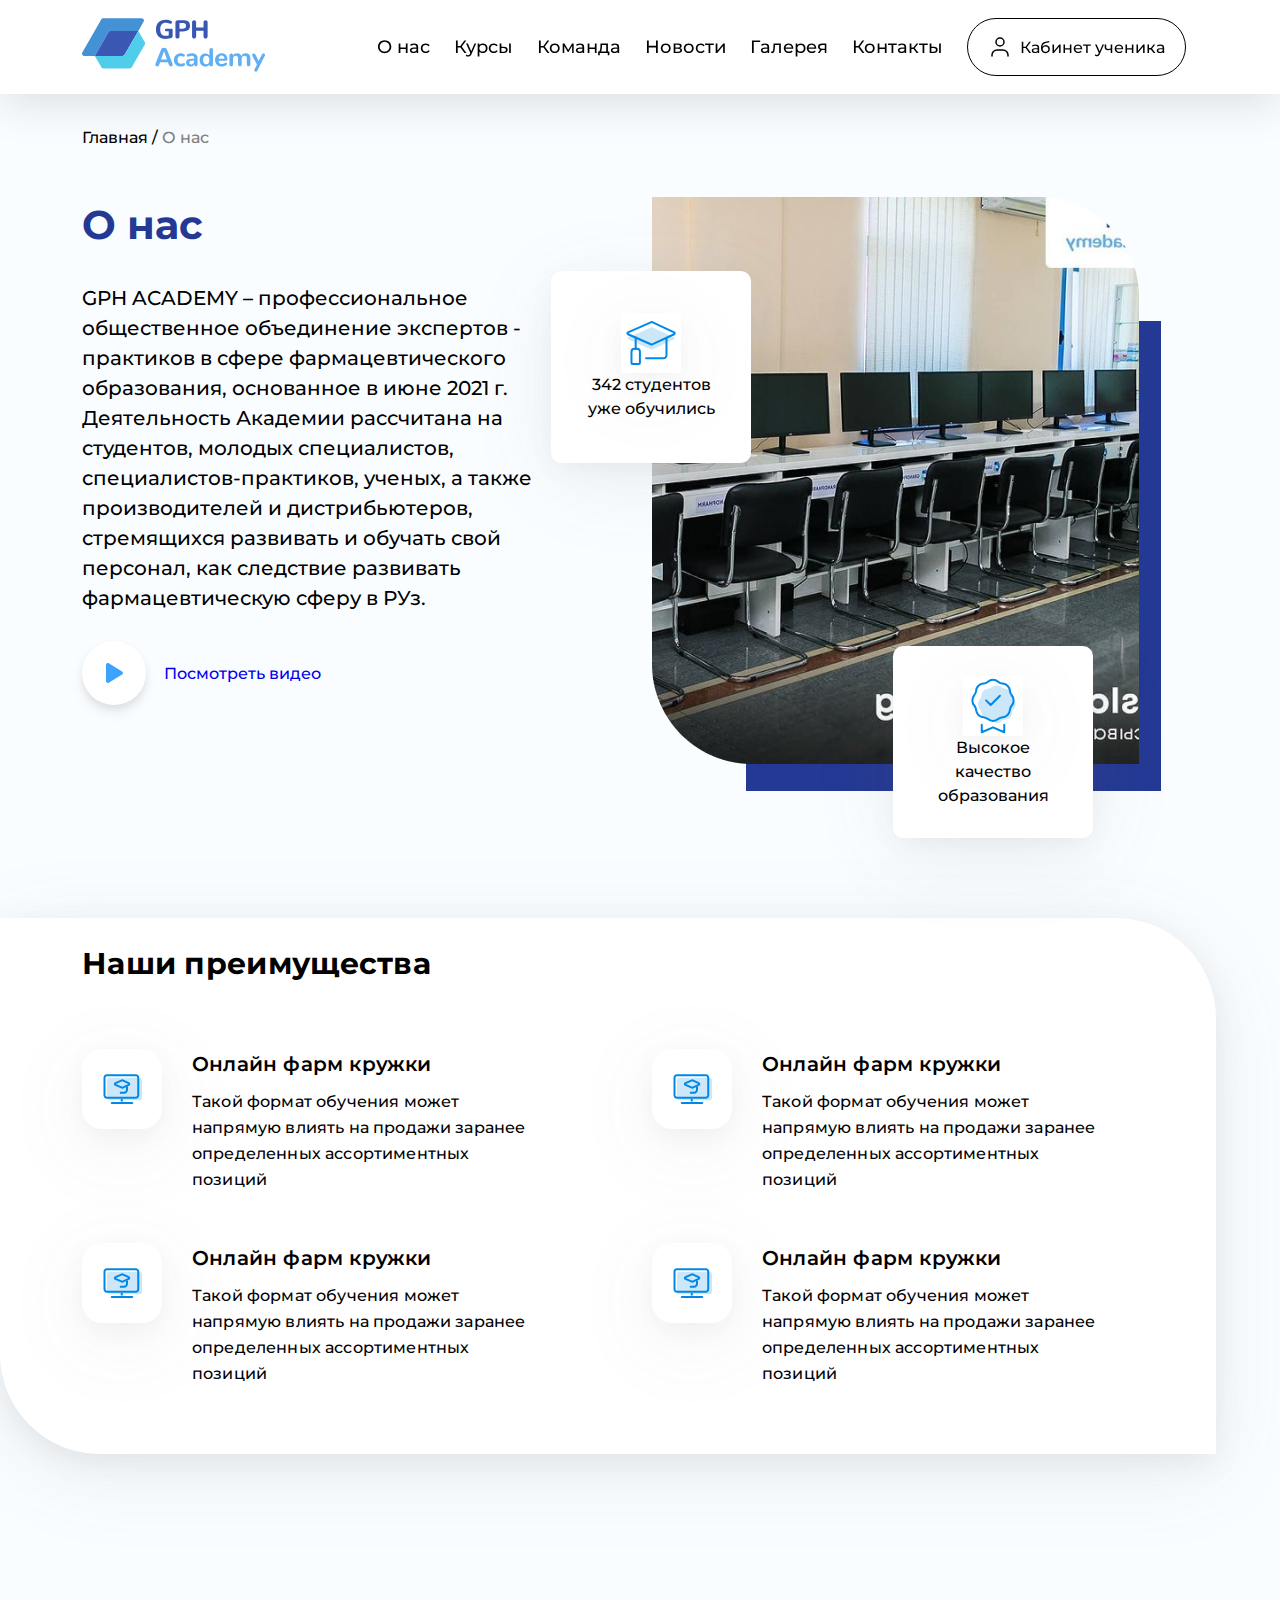
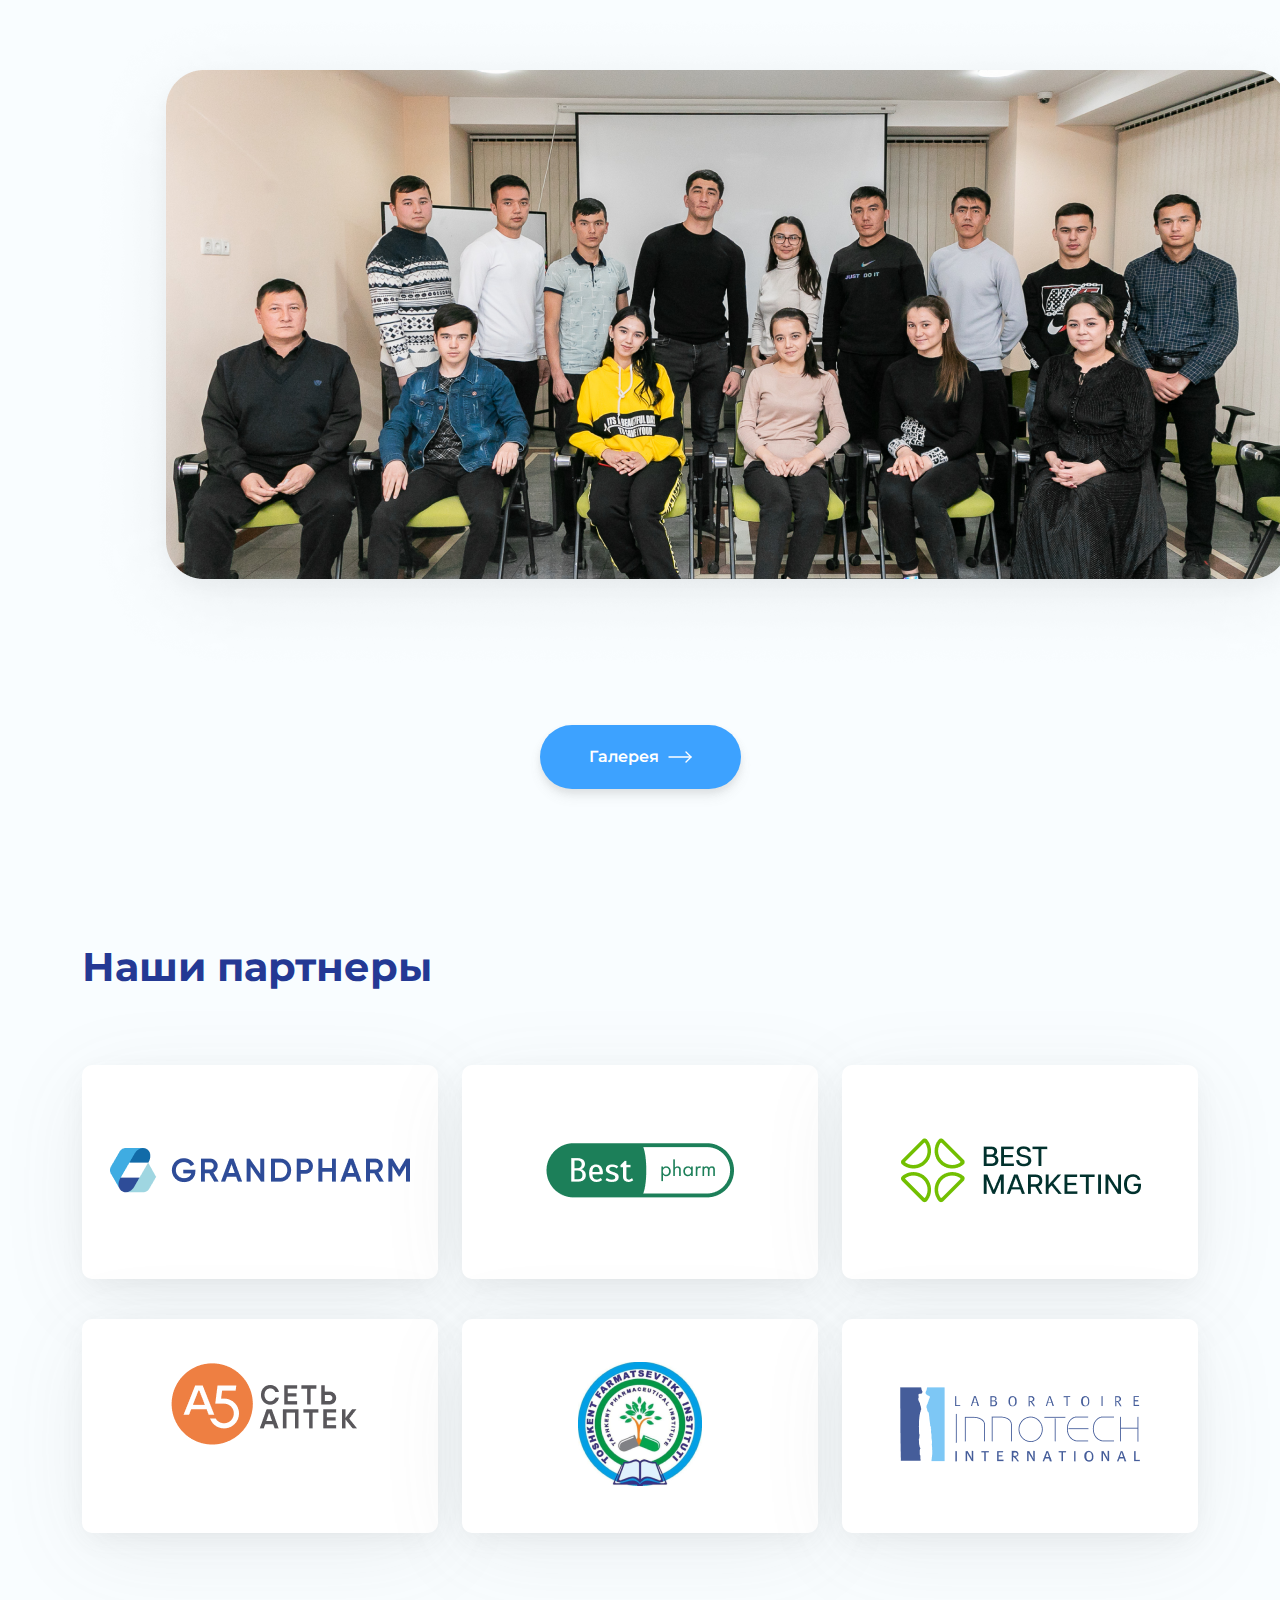
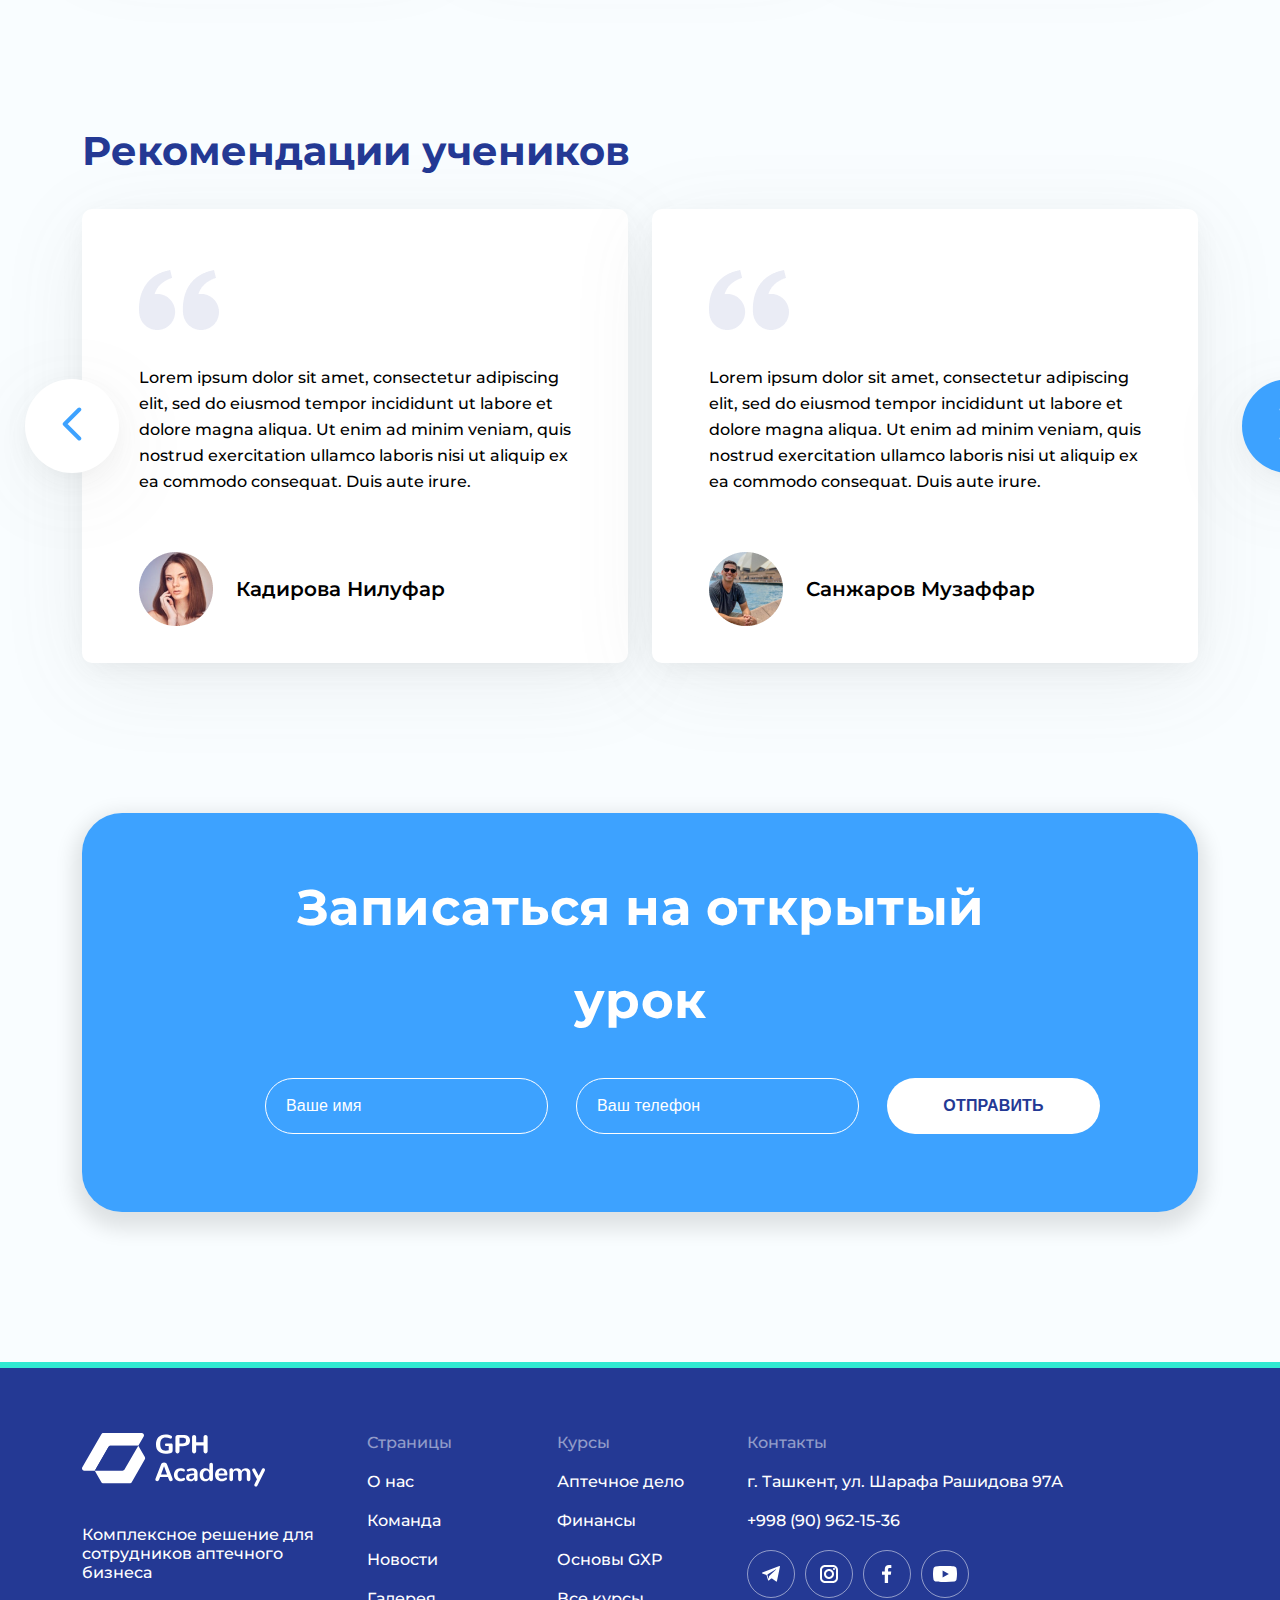
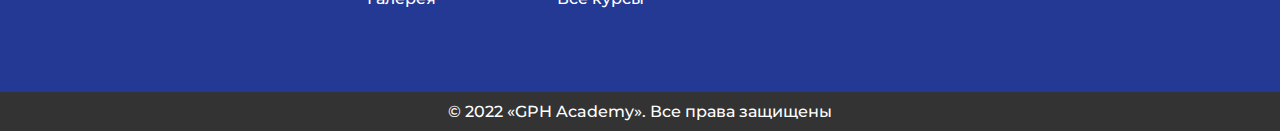
<file: about.html>
<!DOCTYPE html>
<html lang="en">
<head>
    <meta charset="UTF-8">
    <meta http-equiv="X-UA-Compatible" content="IE=edge">
    <meta name="viewport" content="width=device-width, initial-scale=1.0">
    <title>О нас</title>
    <link rel="stylesheet" href="css/bootstrap-grid.min.css">
    <link rel="stylesheet" href="css/style.css">
</head>
<body>
    <header class="header ">
        <nav class="header__nav container">
            <div class="logo">
                <a href="index.html"><img src="images/logo/logo.svg" alt=""></a>
            </div>
            <ul class="header__list">
                <li class="header__list_item"><a href="aboutus.html" class="item__link">О нас</a></li>
                <li class="header__list_item"><a href="courses.html" class="item__link">Курсы</a></li>
                <li class="header__list_item"><a href="team.html" class="item__link">Команда</a></li>
                <li class="header__list_item"><a href="news.html" class="item__link">Новости</a></li>
                <li class="header__list_item"><a href="#" class="item__link">Галерея</a></li>
                <li class="header__list_item"><a href="contacts.html" class="item__link">Контакты</a></li>
                <li class="header__list_item">
                    <div class="student-block">
                        <a href="" class="student-btn item__link">
                            <svg width="24" height="24" viewBox="0 0 24 24" fill="none"
                                xmlns="http://www.w3.org/2000/svg">
                                <path d="M20 21V20C20 17.2386 17.7614 15 15 15H9C6.23858 15 4 17.2386 4 20V21"
                                    stroke="black" stroke-width="1.5" stroke-linecap="round" stroke-linejoin="round" />
                                <path
                                    d="M12 11C14.2091 11 16 9.20914 16 7C16 4.79086 14.2091 3 12 3C9.79086 3 8 4.79086 8 7C8 9.20914 9.79086 11 12 11Z"
                                    stroke="black" stroke-width="1.5" stroke-linecap="round" stroke-linejoin="round" />
                            </svg> <span>Кабинет ученика</span>
                        </a>
                    </div>
                </li>
            </ul>
        </nav>
    </header>
    <div class="main">
        <div class="container">
            <div class="page-nav mb-50">
                <a href="#" class="item-link">Главная</a>&nbsp;/&nbsp;<span class="this-page">О нас</span>
            </div>
            <div class="row mb-150">
                <div class="col-xl-6 col-md-12">
                    <div class="about-wrapper">
                        <h1 class="main-header">О нас</h1>
                        <div class="txt-aboutus">
                            <p>
                                GPH ACADEMY – профессиональное общественное объединение экспертов - практиков в
                                сфере
                                фармацевтического образования, основанное в июне 2021 г. Деятельность Академии
                                рассчитана на студентов, молодых специалистов, специалистов-практиков, ученых, а
                                также
                                производителей и дистрибьютеров, стремящихся развивать и обучать свой персонал, как
                                следствие развивать фармацевтическую сферу в РУз.
                            </p>
                            <div class="txt-aboutus__block">                            
                                <a href="#" class="more-video-btn">
                                    <div class="ellipse"><svg style="margin: auto;" width="17" height="20"
                                            viewBox="0 0 17 20" fill="none" xmlns="http://www.w3.org/2000/svg">
                                            <path
                                                d="M16.1049 8.38513L2.7474 0.25655C1.6621 -0.40358 0 0.23702 0 1.86977V18.123C0 19.5878 1.54446 20.4706 2.7474 19.7362L16.1049 11.6116C17.2965 10.8889 17.3003 9.10775 16.1049 8.38513V8.38513Z"
                                                fill="#3DA2FF" />
                                        </svg>
                                    </div>
                                    <span>Посмотреть видео</span>

                                </a>
                            </div>
                        </div>
                    </div>
                </div>
                <div class="col-xl-6 col-md-12 about-col">
                    <div class="first-course-img">
                        <span class="course-im-span"><img src="images/studyroom.png" alt=""></span>
                        <div class="img-aboutus__block position">
                            <div class="centre-txt">
                                <div class="svg-block">
                                    <svg width="60" height="60" viewBox="0 0 60 60" fill="none"
                                        xmlns="http://www.w3.org/2000/svg">
                                        <path opacity="0.2"
                                            d="M53.1494 24.4187L31.2206 14.1853C30.9602 14.0638 30.6602 14.0601 30.3969 14.1753L7.00618 24.4088C6.20728 24.7583 6.20727 25.8916 7.00618 26.2411L30.3969 36.4745C30.6602 36.5897 30.9602 36.5861 31.2206 36.4645L53.1494 26.2311C53.9189 25.872 53.9189 24.7778 53.1494 24.4187Z"
                                            fill="#0088E8" />
                                        <path
                                            d="M53.1485 19.4212L31.2196 9.18773C30.9593 9.06622 30.6592 9.06258 30.3959 9.17775L7.00521 19.4112C6.2063 19.7607 6.2063 20.894 7.00521 21.2435L30.3959 31.477C30.6592 31.5921 30.9593 31.5885 31.2196 31.467L53.1485 21.2335C53.918 20.8744 53.9179 19.7803 53.1485 19.4212Z"
                                            stroke="#0088E8" stroke-width="2" stroke-linejoin="round" />
                                        <path
                                            d="M25.1063 44.3297C24.554 44.3297 24.1063 44.7774 24.1063 45.3297C24.1063 45.882 24.554 46.3297 25.1063 46.3297V44.3297ZM44.4953 25.1836V34.9331H46.4953V25.1836H44.4953ZM44.4953 34.9331V42.3297H46.4953V34.9331H44.4953ZM42.4953 44.3297H25.1063V46.3297H42.4953V44.3297ZM44.4953 42.3297C44.4953 43.4343 43.5999 44.3297 42.4953 44.3297V46.3297C44.7044 46.3297 46.4953 44.5388 46.4953 42.3297H44.4953Z"
                                            fill="#0088E8" />
                                        <path d="M14.6924 23.6953V36.6527" stroke="#0088E8" stroke-width="2"
                                            stroke-linejoin="round" />
                                        <path
                                            d="M10.4863 38.7954C10.4863 37.1386 11.8295 35.7954 13.4863 35.7954H15.9044C17.5612 35.7954 18.9044 37.1386 18.9044 38.7954V50.0036C18.9044 50.5559 18.4567 51.0036 17.9044 51.0036H11.4863C10.934 51.0036 10.4863 50.5559 10.4863 50.0036V38.7954Z"
                                            stroke="#0088E8" stroke-width="2" />
                                    </svg>
                                </div>
                            </div>
                            <p class="centre-txt">342 студентов</br>уже обучились</p>
                        </div>
                        <div class="img-aboutus__block">
                            <div class="centre-txt">
                                <div class="svg-block">
                                    <svg width="60" height="60" viewBox="0 0 60 60" fill="none"
                                        xmlns="http://www.w3.org/2000/svg">
                                        <path
                                            d="M25.0016 12.7853C26.5083 12.6651 27.9386 12.0726 29.0891 11.0924C30.3891 9.98388 32.0416 9.375 33.75 9.375C35.4584 9.375 37.1109 9.98388 38.4109 11.0924C39.5614 12.0726 40.9917 12.6651 42.4984 12.7853C44.2014 12.9208 45.8003 13.6588 47.0083 14.8667C48.2162 16.0747 48.9542 17.6736 49.0897 19.3766C49.2099 20.8833 49.8024 22.3136 50.7826 23.4641C51.8911 24.7641 52.5 26.4166 52.5 28.125C52.5 29.8334 51.8911 31.4859 50.7826 32.7859C49.8024 33.9364 49.2099 35.3667 49.0897 36.8734C48.9542 38.5764 48.2162 40.1753 47.0083 41.3833C45.8003 42.5912 44.2014 43.3292 42.4984 43.4647C40.9917 43.5849 39.5614 44.1774 38.4109 45.1576C37.1109 46.2661 35.4584 46.875 33.75 46.875C32.0416 46.875 30.3891 46.2661 29.0891 45.1576C27.9386 44.1774 26.5083 43.5849 25.0016 43.4647C23.2986 43.3292 21.6997 42.5912 20.4917 41.3833C19.2838 40.1753 18.5458 38.5764 18.4103 36.8734C18.2901 35.3667 17.6976 33.9364 16.7174 32.7859C15.6089 31.4859 15 29.8334 15 28.125C15 26.4166 15.6089 24.7641 16.7174 23.4641C17.6976 22.3136 18.2901 20.8833 18.4103 19.3766C18.5458 17.6736 19.2838 16.0747 20.4917 14.8667C21.6997 13.6588 23.2986 12.9208 25.0016 12.7853Z"
                                            fill="#0088E8" fill-opacity="0.2" />
                                        <path
                                            d="M23.0685 24.375L27.6895 28.996L36.9315 19.754M20.3767 7.50136C22.0341 7.36908 23.6075 6.71741 24.873 5.63909C26.303 4.41977 28.1207 3.75 30 3.75C31.8793 3.75 33.697 4.41977 35.127 5.63909C36.3925 6.71741 37.9659 7.36908 39.6233 7.50136C41.4965 7.65039 43.2553 8.46213 44.5841 9.7909C45.9129 11.1197 46.7246 12.8785 46.8736 14.7517C47.0059 16.4091 47.6576 17.9825 48.7359 19.248C49.9552 20.678 50.625 22.4957 50.625 24.375C50.625 26.2543 49.9552 28.072 48.7359 29.502C47.6576 30.7675 47.0059 32.3409 46.8736 33.9983C46.7246 35.8715 45.9129 37.6303 44.5841 38.9591C43.2553 40.2879 41.4965 41.0996 39.6233 41.2486C37.9659 41.3809 36.3925 42.0326 35.127 43.1109C33.697 44.3302 31.8793 45 30 45C28.1207 45 26.303 44.3302 24.873 43.1109C23.6075 42.0326 22.0341 41.3809 20.3767 41.2486C18.5035 41.0996 16.7447 40.2879 15.4159 38.9591C14.0871 37.6303 13.2754 35.8715 13.1264 33.9983C12.9941 32.3409 12.3424 30.7675 11.2641 29.502C10.0448 28.072 9.375 26.2543 9.375 24.375C9.375 22.4957 10.0448 20.678 11.2641 19.248C12.3424 17.9825 12.9941 16.4091 13.1264 14.7517C13.2754 12.8785 14.0871 11.1197 15.4159 9.7909C16.7447 8.46213 18.5035 7.65039 20.3767 7.50136Z"
                                            stroke="#0088E8" stroke-width="2" stroke-linecap="round"
                                            stroke-linejoin="round" />
                                        <path d="M18.75 48.75V56.25L30 51.3281L41.25 56.25V48.75" stroke="#0088E8"
                                            stroke-width="2" stroke-linecap="round" stroke-linejoin="round" />
                                    </svg>
                                </div>
                            </div>
                            <p class="centre-txt">Высокое</br>качество</br>образования</p>
                        </div>
                    </div>
                </div>
            </div>
        </div>
        <div class="advantages-block mb-150">
            <div class="container advantages-block-container">
                <h2 class="subtitle">Наши преимущества</h2>
                <div class="row">
                    <div class="col-xl-6 col-md-12 col-sm-12 mb-50">
                        <div class="advantages-info">
                            <div class="svg-block">
                                <svg width="40" height="40" viewBox="0 0 40 40" fill="none"
                                    xmlns="http://www.w3.org/2000/svg">
                                    <path
                                        d="M33.85 6.25L33.85 7.25L33.85 6.25ZM3.5 26.35L3.5 8.65L1.5 8.65L1.5 26.35L3.5 26.35ZM33.85 27.75L4.9 27.75L4.9 29.75L33.85 29.75L33.85 27.75ZM35.25 20.4573L35.25 26.35L37.25 26.35L37.25 20.4573L35.25 20.4573ZM4.9 7.25L33.85 7.25L33.85 5.25L4.9 5.25L4.9 7.25ZM35.25 8.65L35.25 20.4573L37.25 20.4573L37.25 8.65L35.25 8.65ZM33.85 7.25C34.6232 7.25 35.25 7.8768 35.25 8.65L37.25 8.65C37.25 6.77224 35.7278 5.25 33.85 5.25L33.85 7.25ZM33.85 29.75C35.7278 29.75 37.25 28.2278 37.25 26.35L35.25 26.35C35.25 27.1232 34.6232 27.75 33.85 27.75L33.85 29.75ZM3.5 8.65C3.5 7.8768 4.1268 7.25 4.9 7.25L4.9 5.25C3.02223 5.25 1.5 6.77223 1.5 8.65L3.5 8.65ZM1.5 26.35C1.5 28.2278 3.02223 29.75 4.9 29.75L4.9 27.75C4.1268 27.75 3.5 27.1232 3.5 26.35L1.5 26.35Z"
                                        fill="#0088E8" />
                                    <path opacity="0.2"
                                        d="M5 11.15L5 28.85C5 30.1755 6.07452 31.25 7.4 31.25L37.6 31.25C38.9255 31.25 40 30.1755 40 28.85L40 22.2051L40 11.15C40 9.82452 38.9255 8.75 37.6 8.75L24.3597 8.75L7.4 8.75C6.07452 8.75 5 9.82452 5 11.15Z"
                                        fill="#0088E8" />
                                    <path
                                        d="M26.6853 14.0857L20.6745 11.4237C20.424 11.3128 20.1391 11.3095 19.8861 11.4145L13.4745 14.0764C12.6524 14.4177 12.6524 15.5823 13.4745 15.9236L19.8861 18.5855C20.1391 18.6905 20.424 18.6872 20.6745 18.5763L26.6853 15.9143C27.4788 15.563 27.4788 14.437 26.6853 14.0857Z"
                                        stroke="#0088E8" stroke-width="2" stroke-linejoin="round" />
                                    <path
                                        d="M18.75 22.75C18.1977 22.75 17.75 23.1977 17.75 23.75C17.75 24.3023 18.1977 24.75 18.75 24.75V22.75ZM24 17.5V20.5246H26V17.5H24ZM24 20.5246V20.75H26V20.5246H24ZM22 22.75H18.75V24.75H22V22.75ZM24 20.75C24 21.8546 23.1046 22.75 22 22.75V24.75C24.2091 24.75 26 22.9591 26 20.75H24Z"
                                        fill="#0088E8" />
                                    <line x1="19.75" y1="30" x2="19.75" y2="32.5" stroke="#0088E8" stroke-width="2" />
                                    <line x1="9.75" y1="34" x2="30.25" y2="34" stroke="#0088E8" stroke-width="2"
                                        stroke-linecap="round" />
                                </svg>
                            </div>
                            <div class="farm-mugs-txt">
                                <h4>Онлайн фарм кружки</h4>
                                <p>
                                    Такой формат обучения может напрямую влиять на продажи заранее определенных
                                    ассортиментных позиций
                                </p>
                            </div>

                        </div>
                    </div>
                    <div class="col-xl-6 col-md-12 col-sm-12 mb-50">
                        <div class="advantages-info">

                            <div class="svg-block">
                                <svg width="40" height="40" viewBox="0 0 40 40" fill="none"
                                    xmlns="http://www.w3.org/2000/svg">
                                    <path
                                        d="M33.85 6.25L33.85 7.25L33.85 6.25ZM3.5 26.35L3.5 8.65L1.5 8.65L1.5 26.35L3.5 26.35ZM33.85 27.75L4.9 27.75L4.9 29.75L33.85 29.75L33.85 27.75ZM35.25 20.4573L35.25 26.35L37.25 26.35L37.25 20.4573L35.25 20.4573ZM4.9 7.25L33.85 7.25L33.85 5.25L4.9 5.25L4.9 7.25ZM35.25 8.65L35.25 20.4573L37.25 20.4573L37.25 8.65L35.25 8.65ZM33.85 7.25C34.6232 7.25 35.25 7.8768 35.25 8.65L37.25 8.65C37.25 6.77224 35.7278 5.25 33.85 5.25L33.85 7.25ZM33.85 29.75C35.7278 29.75 37.25 28.2278 37.25 26.35L35.25 26.35C35.25 27.1232 34.6232 27.75 33.85 27.75L33.85 29.75ZM3.5 8.65C3.5 7.8768 4.1268 7.25 4.9 7.25L4.9 5.25C3.02223 5.25 1.5 6.77223 1.5 8.65L3.5 8.65ZM1.5 26.35C1.5 28.2278 3.02223 29.75 4.9 29.75L4.9 27.75C4.1268 27.75 3.5 27.1232 3.5 26.35L1.5 26.35Z"
                                        fill="#0088E8" />
                                    <path opacity="0.2"
                                        d="M5 11.15L5 28.85C5 30.1755 6.07452 31.25 7.4 31.25L37.6 31.25C38.9255 31.25 40 30.1755 40 28.85L40 22.2051L40 11.15C40 9.82452 38.9255 8.75 37.6 8.75L24.3597 8.75L7.4 8.75C6.07452 8.75 5 9.82452 5 11.15Z"
                                        fill="#0088E8" />
                                    <path
                                        d="M26.6853 14.0857L20.6745 11.4237C20.424 11.3128 20.1391 11.3095 19.8861 11.4145L13.4745 14.0764C12.6524 14.4177 12.6524 15.5823 13.4745 15.9236L19.8861 18.5855C20.1391 18.6905 20.424 18.6872 20.6745 18.5763L26.6853 15.9143C27.4788 15.563 27.4788 14.437 26.6853 14.0857Z"
                                        stroke="#0088E8" stroke-width="2" stroke-linejoin="round" />
                                    <path
                                        d="M18.75 22.75C18.1977 22.75 17.75 23.1977 17.75 23.75C17.75 24.3023 18.1977 24.75 18.75 24.75V22.75ZM24 17.5V20.5246H26V17.5H24ZM24 20.5246V20.75H26V20.5246H24ZM22 22.75H18.75V24.75H22V22.75ZM24 20.75C24 21.8546 23.1046 22.75 22 22.75V24.75C24.2091 24.75 26 22.9591 26 20.75H24Z"
                                        fill="#0088E8" />
                                    <line x1="19.75" y1="30" x2="19.75" y2="32.5" stroke="#0088E8" stroke-width="2" />
                                    <line x1="9.75" y1="34" x2="30.25" y2="34" stroke="#0088E8" stroke-width="2"
                                        stroke-linecap="round" />
                                </svg>
                            </div>
                            <div class="farm-mugs-txt">
                                <h4>Онлайн фарм кружки</h4>
                                <p>
                                    Такой формат обучения может напрямую влиять на продажи заранее определенных
                                    ассортиментных позиций
                                </p>
                            </div>


                        </div>
                    </div>
                    <div class="col-xl-6 col-md-12 col-sm-12 mb-50">
                        <div class="advantages-info">
                            <div class="svg-block">
                                <svg width="40" height="40" viewBox="0 0 40 40" fill="none"
                                    xmlns="http://www.w3.org/2000/svg">
                                    <path
                                        d="M33.85 6.25L33.85 7.25L33.85 6.25ZM3.5 26.35L3.5 8.65L1.5 8.65L1.5 26.35L3.5 26.35ZM33.85 27.75L4.9 27.75L4.9 29.75L33.85 29.75L33.85 27.75ZM35.25 20.4573L35.25 26.35L37.25 26.35L37.25 20.4573L35.25 20.4573ZM4.9 7.25L33.85 7.25L33.85 5.25L4.9 5.25L4.9 7.25ZM35.25 8.65L35.25 20.4573L37.25 20.4573L37.25 8.65L35.25 8.65ZM33.85 7.25C34.6232 7.25 35.25 7.8768 35.25 8.65L37.25 8.65C37.25 6.77224 35.7278 5.25 33.85 5.25L33.85 7.25ZM33.85 29.75C35.7278 29.75 37.25 28.2278 37.25 26.35L35.25 26.35C35.25 27.1232 34.6232 27.75 33.85 27.75L33.85 29.75ZM3.5 8.65C3.5 7.8768 4.1268 7.25 4.9 7.25L4.9 5.25C3.02223 5.25 1.5 6.77223 1.5 8.65L3.5 8.65ZM1.5 26.35C1.5 28.2278 3.02223 29.75 4.9 29.75L4.9 27.75C4.1268 27.75 3.5 27.1232 3.5 26.35L1.5 26.35Z"
                                        fill="#0088E8" />
                                    <path opacity="0.2"
                                        d="M5 11.15L5 28.85C5 30.1755 6.07452 31.25 7.4 31.25L37.6 31.25C38.9255 31.25 40 30.1755 40 28.85L40 22.2051L40 11.15C40 9.82452 38.9255 8.75 37.6 8.75L24.3597 8.75L7.4 8.75C6.07452 8.75 5 9.82452 5 11.15Z"
                                        fill="#0088E8" />
                                    <path
                                        d="M26.6853 14.0857L20.6745 11.4237C20.424 11.3128 20.1391 11.3095 19.8861 11.4145L13.4745 14.0764C12.6524 14.4177 12.6524 15.5823 13.4745 15.9236L19.8861 18.5855C20.1391 18.6905 20.424 18.6872 20.6745 18.5763L26.6853 15.9143C27.4788 15.563 27.4788 14.437 26.6853 14.0857Z"
                                        stroke="#0088E8" stroke-width="2" stroke-linejoin="round" />
                                    <path
                                        d="M18.75 22.75C18.1977 22.75 17.75 23.1977 17.75 23.75C17.75 24.3023 18.1977 24.75 18.75 24.75V22.75ZM24 17.5V20.5246H26V17.5H24ZM24 20.5246V20.75H26V20.5246H24ZM22 22.75H18.75V24.75H22V22.75ZM24 20.75C24 21.8546 23.1046 22.75 22 22.75V24.75C24.2091 24.75 26 22.9591 26 20.75H24Z"
                                        fill="#0088E8" />
                                    <line x1="19.75" y1="30" x2="19.75" y2="32.5" stroke="#0088E8" stroke-width="2" />
                                    <line x1="9.75" y1="34" x2="30.25" y2="34" stroke="#0088E8" stroke-width="2"
                                        stroke-linecap="round" />
                                </svg>
                            </div>
                            <div class="farm-mugs-txt">
                                <h4>Онлайн фарм кружки</h4>
                                <p>
                                    Такой формат обучения может напрямую влиять на продажи заранее определенных
                                    ассортиментных позиций
                                </p>
                            </div>

                        </div>
                    </div>
                    <div class="col-xl-6 col-md-12 col-sm-12 mb-50">
                        <div class="advantages-info">

                            <div class="svg-block">
                                <svg width="40" height="40" viewBox="0 0 40 40" fill="none"
                                    xmlns="http://www.w3.org/2000/svg">
                                    <path
                                        d="M33.85 6.25L33.85 7.25L33.85 6.25ZM3.5 26.35L3.5 8.65L1.5 8.65L1.5 26.35L3.5 26.35ZM33.85 27.75L4.9 27.75L4.9 29.75L33.85 29.75L33.85 27.75ZM35.25 20.4573L35.25 26.35L37.25 26.35L37.25 20.4573L35.25 20.4573ZM4.9 7.25L33.85 7.25L33.85 5.25L4.9 5.25L4.9 7.25ZM35.25 8.65L35.25 20.4573L37.25 20.4573L37.25 8.65L35.25 8.65ZM33.85 7.25C34.6232 7.25 35.25 7.8768 35.25 8.65L37.25 8.65C37.25 6.77224 35.7278 5.25 33.85 5.25L33.85 7.25ZM33.85 29.75C35.7278 29.75 37.25 28.2278 37.25 26.35L35.25 26.35C35.25 27.1232 34.6232 27.75 33.85 27.75L33.85 29.75ZM3.5 8.65C3.5 7.8768 4.1268 7.25 4.9 7.25L4.9 5.25C3.02223 5.25 1.5 6.77223 1.5 8.65L3.5 8.65ZM1.5 26.35C1.5 28.2278 3.02223 29.75 4.9 29.75L4.9 27.75C4.1268 27.75 3.5 27.1232 3.5 26.35L1.5 26.35Z"
                                        fill="#0088E8" />
                                    <path opacity="0.2"
                                        d="M5 11.15L5 28.85C5 30.1755 6.07452 31.25 7.4 31.25L37.6 31.25C38.9255 31.25 40 30.1755 40 28.85L40 22.2051L40 11.15C40 9.82452 38.9255 8.75 37.6 8.75L24.3597 8.75L7.4 8.75C6.07452 8.75 5 9.82452 5 11.15Z"
                                        fill="#0088E8" />
                                    <path
                                        d="M26.6853 14.0857L20.6745 11.4237C20.424 11.3128 20.1391 11.3095 19.8861 11.4145L13.4745 14.0764C12.6524 14.4177 12.6524 15.5823 13.4745 15.9236L19.8861 18.5855C20.1391 18.6905 20.424 18.6872 20.6745 18.5763L26.6853 15.9143C27.4788 15.563 27.4788 14.437 26.6853 14.0857Z"
                                        stroke="#0088E8" stroke-width="2" stroke-linejoin="round" />
                                    <path
                                        d="M18.75 22.75C18.1977 22.75 17.75 23.1977 17.75 23.75C17.75 24.3023 18.1977 24.75 18.75 24.75V22.75ZM24 17.5V20.5246H26V17.5H24ZM24 20.5246V20.75H26V20.5246H24ZM22 22.75H18.75V24.75H22V22.75ZM24 20.75C24 21.8546 23.1046 22.75 22 22.75V24.75C24.2091 24.75 26 22.9591 26 20.75H24Z"
                                        fill="#0088E8" />
                                    <line x1="19.75" y1="30" x2="19.75" y2="32.5" stroke="#0088E8" stroke-width="2" />
                                    <line x1="9.75" y1="34" x2="30.25" y2="34" stroke="#0088E8" stroke-width="2"
                                        stroke-linecap="round" />
                                </svg>
                            </div>
                            <div class="farm-mugs-txt">
                                <h4>Онлайн фарм кружки</h4>
                                <p>
                                    Такой формат обучения может напрямую влиять на продажи заранее определенных
                                    ассортиментных позиций
                                </p>
                            </div>


                        </div>
                    </div>
                </div>
            </div>
        </div>
        <div class="container">
            <div class="carousel-block mb-150">
                <div class="slider-img mb-40">
                    <img src="images/advantages/advantages-1.png" alt="">
                </div>
                <div class="d-flex">
                    <a href="#" class="more-btn" style="margin: 0 auto;">
                        <span>Галерея</span> <svg width="24" height="24" viewBox="0 0 24 24" fill="none"
                            xmlns="http://www.w3.org/2000/svg">
                            <path d="M1 12H23" stroke="white" stroke-width="1.4" stroke-linecap="round"
                                stroke-linejoin="round" />
                            <path d="M18 7L23 12L18 17" stroke="white" stroke-width="1.4" stroke-linecap="round"
                                stroke-linejoin="round" />
                        </svg>
                    </a>
                </div>
            </div>
            <div class="partners mb-150">
                <div class="partner-head">
                    <h2 class="main-header">Наши партнеры</h2>
                </div>
                <div class="row">
                    <div class="col-xl-4 col-lg-6 col-md-6 mb-40">
                        <div class="partners-logo">
                            <div class="partners-img-block"><img src="images/partners/Grandpharm.png" alt=""></div>
                        </div>
                    </div>
                    <div class="col-xl-4 col-lg-6 col-md-6 mb-40">
                        <div class="partners-logo">
                            <div class="partners-img-block"><img src="images/partners/Bestpharm.png" alt=""></div>
                        </div>
                    </div>
                    <div class="col-xl-4 col-lg-6 col-md-6 mb-40">
                        <div class="partners-logo">
                            <div class="partners-img-block"><img src="images/partners/Bestmarketing.png" alt=""></div>
                        </div>
                    </div>
                    <div class="col-xl-4 col-lg-6 col-md-6 mb-40">
                        <div class="partners-logo">
                            <div class="partners-img-block mb-40"><img src="images/partners/SetAptek.png" alt=""></div>
                        </div>
                    </div>
                    <div class="col-xl-4 col-lg-6 col-md-6 mb-40">
                        <div class="partners-logo">
                            <div class="partners-img-block"><img src="images/partners/university.png" alt=""></div>
                        </div>
                    </div>
                    <div class="col-xl-4 col-lg-6 col-md-6 mb-40">
                        <div class="partners-logo">
                            <div class="partners-img-block"><img src="images/partners/Innotech.png" alt=""></div>
                        </div>
                    </div>
                </div>
            </div>
            <div class="recomendation mb-150">
                <div class="recomendation-head">
                    <h2 class="main-header">Рекомендации учеников</h2>
                </div>
                <div class="row">
                    <div class="col-xl-6 col-md-6 col-sm-6">
                        <div class="recomendation-block">
                            <img src="images/advantages/Vector.png" alt="" class="vector-img">
                            <p>Lorem ipsum dolor sit amet, consectetur adipiscing elit, sed do eiusmod tempor incididunt
                                ut labore et dolore magna aliqua. Ut enim ad minim veniam, quis nostrud exercitation
                                ullamco laboris nisi ut aliquip ex ea commodo consequat. Duis aute irure.</p>
                            <div class="previous-btn">
                                <svg width="20" height="34" viewBox="0 0 20 34" fill="none"
                                    xmlns="http://www.w3.org/2000/svg">
                                    <path d="M17.25 2.5L2.75 17L17.25 31.5" stroke="#3DA2FF" stroke-width="4"
                                        stroke-linecap="round" stroke-linejoin="round" />
                                </svg>
                            </div>
                            <div class="rec-author">
                                <img src="images/advantages/rec-author-1 .png" alt=""> <span>Кадирова Нилуфар</span>
                            </div>
                        </div>
                    </div>
                    <div class="col-xl-6 col-md-6 col-sm-6">
                        <div class="recomendation-block">
                            <img src="images/advantages/Vector.png" alt="" class="vector-img">
                            <p>Lorem ipsum dolor sit amet, consectetur adipiscing elit, sed do eiusmod tempor incididunt
                                ut labore et dolore magna aliqua. Ut enim ad minim veniam, quis nostrud exercitation
                                ullamco laboris nisi ut aliquip ex ea commodo consequat. Duis aute irure.</p>
                            <div class="next-btn">
                                <svg width="20" height="34" viewBox="0 0 20 34" fill="none"
                                    xmlns="http://www.w3.org/2000/svg">
                                    <path d="M2.75 31.5L17.25 17L2.75 2.5" stroke="white" stroke-width="4"
                                        stroke-linecap="round" stroke-linejoin="round" />
                                </svg>
                            </div>
                            <div class="rec-author">
                                <img src="images/advantages/rec-author-2.png" alt=""> <span>Санжаров Музаффар</span>
                            </div>
                        </div>
                    </div>
                </div>
            </div>
            <div class="register-block mb-150">
                <div class="registerblock-head">
                    <h2>Записаться на открытый урок</h2>
                </div>
                <div class="register-form">
                    <form action="" class="">
                        <input type="text" placeholder="Ваше имя">
                        <input type="text" placeholder="Ваш телефон" class="ml-28">
                        <button type="submit">Отправить</button>
                    </form>
                </div>
            </div>
        </div>
    </div>
    <footer class="footer">
        <div class="container">
            <div class="row">
                <div class="col-md-6 col-lg-3">
                    <div class="footer-logo">
                        <a href="#" class="footer-logo-link"><img src="images/footer-logo.svg" alt=""></a>
                        <p>Комплексное решение для сотрудников аптечного бизнеса</p>
                    </div>
                </div>
                <div class="col-md-6 col-lg-2">
                    <ul class="footer__nav">
                        <li class="footer__nav-li"><a href="" class="footer-head footer__nav-a">Страницы</a></li>
                        <li class="footer__nav-li"><a href="" class="footer__nav-a">О нас</a></li>
                        <li class="footer__nav-li"><a href="" class="footer__nav-a">Команда</a></li>
                        <li class="footer__nav-li"><a href="" class="footer__nav-a">Новости</a></li>
                        <li class="footer__nav-li"><a href="" class="footer__nav-a">Галерея</a></li>
                    </ul>
                </div>
                <div class="col-md-6 col-lg-2">
                    <ul class="footer__nav">
                        <li class="footer__nav-li"><a href="" class="footer-head footer__nav-a">Курсы</a></li>
                        <li class="footer__nav-li"><a href="" class="footer__nav-a">Аптечное дело</a></li>
                        <li class="footer__nav-li"><a href="" class="footer__nav-a">Финансы</a></li>
                        <li class="footer__nav-li"><a href="" class="footer__nav-a">Основы GXP</a></li>
                        <li class="footer__nav-li"><a href="" class="footer__nav-a">Все курсы</a></li>
                    </ul>
                </div>
                <div class="col-md-6 col-lg-4">
                    <ul class="footer__nav">
                        <li class="footer__nav-li"><a href="" class="footer-head footer__nav-a">Контакты</a></li>
                        <li class="footer__nav-li"><a href="" class="footer__nav-a">г. Ташкент, ул. Шарафа Рашидова
                                97А</a></li>
                        <li class="footer__nav-li"><a href="" class="footer__nav-a">+998 (90) 962-15-36</a></li>
                    </ul>
                    <ul class="social">
                        <li class="social-li">
                            <a href="" class="social-a">
                                <svg width="48" height="48" viewBox="0 0 48 48" fill="none" xmlns="http://www.w3.org/2000/svg">
                                    <path d="M15.3179 23.5147L19.4655 25.0627L21.0709 30.2255C21.1736 30.5562 21.5779 30.6784 21.8463 30.459L24.1582 28.5742C24.4006 28.3768 24.7457 28.3669 24.999 28.5508L29.1689 31.5782C29.456 31.7869 29.8627 31.6296 29.9347 31.2827L32.9894 16.5892C33.068 16.2102 32.6956 15.8941 32.3348 16.0336L15.3131 22.6001C14.893 22.7621 14.8967 23.3568 15.3179 23.5147ZM20.8121 24.2386L28.918 19.2462C29.0637 19.1568 29.2136 19.3537 29.0885 19.4698L22.3988 25.6882C22.1636 25.9071 22.012 26.2 21.969 26.5179L21.7411 28.2067C21.7109 28.4322 21.3942 28.4545 21.332 28.2363L20.4556 25.1568C20.3552 24.8056 20.5015 24.4304 20.8121 24.2386Z" fill="white"/>
                                    <rect x="0.5" y="0.5" width="47" height="47" rx="23.5" stroke="white" stroke-opacity="0.5"/>
                                    </svg>
                                    
                            </a>
                        </li>
                        <li class="social-li">
                            <a href="" class="social-a">
                                <svg width="48" height="48" viewBox="0 0 48 48" fill="none" xmlns="http://www.w3.org/2000/svg">
                                    <path d="M20 15C17.243 15 15 17.243 15 20V28C15 30.757 17.243 33 20 33H28C30.757 33 33 30.757 33 28V20C33 17.243 30.757 15 28 15H20ZM20 17H28C29.654 17 31 18.346 31 20V28C31 29.654 29.654 31 28 31H20C18.346 31 17 29.654 17 28V20C17 18.346 18.346 17 20 17ZM29 18C28.7348 18 28.4804 18.1054 28.2929 18.2929C28.1054 18.4804 28 18.7348 28 19C28 19.2652 28.1054 19.5196 28.2929 19.7071C28.4804 19.8946 28.7348 20 29 20C29.2652 20 29.5196 19.8946 29.7071 19.7071C29.8946 19.5196 30 19.2652 30 19C30 18.7348 29.8946 18.4804 29.7071 18.2929C29.5196 18.1054 29.2652 18 29 18ZM24 19C21.243 19 19 21.243 19 24C19 26.757 21.243 29 24 29C26.757 29 29 26.757 29 24C29 21.243 26.757 19 24 19ZM24 21C25.654 21 27 22.346 27 24C27 25.654 25.654 27 24 27C22.346 27 21 25.654 21 24C21 22.346 22.346 21 24 21Z" fill="white"/>
                                    <rect x="0.5" y="0.5" width="47" height="47" rx="23.5" stroke="white" stroke-opacity="0.5"/>
                                    </svg>
                                    
                            </a>
                        </li>
                        <li class="social-li">
                            <a href="" class="social-a">
                                <svg width="48" height="48" viewBox="0 0 48 48" fill="none" xmlns="http://www.w3.org/2000/svg">
                                    <path d="M25.0669 33V24.79H27.8216L28.2349 21.5894H25.0669V19.5463C25.0669 18.62 25.3231 17.9887 26.653 17.9887L28.3464 17.988V15.1253C28.0535 15.0873 27.0483 15 25.8783 15C23.4351 15 21.7625 16.4913 21.7625 19.2293V21.5894H18.9995V24.79H21.7625V33H25.0669Z" fill="white"/>
                                    <rect x="0.5" y="0.5" width="47" height="47" rx="23.5" stroke="white" stroke-opacity="0.5"/>
                                    </svg>
                                    
                            </a>
                        </li>
                        <li class="social-li">
                            <a href="" class="social-a">
                                <svg width="48" height="48" viewBox="0 0 48 48" fill="none" xmlns="http://www.w3.org/2000/svg">
                                    <g clip-path="url(#clip0_251_7352)">
                                    <path d="M35.4996 18.5071C35.3637 18.0223 35.099 17.5834 34.7336 17.2371C34.3579 16.8801 33.8974 16.6247 33.3956 16.4951C31.5176 16.0001 23.9936 16.0001 23.9936 16.0001C20.857 15.9644 17.7211 16.1214 14.6036 16.4701C14.1018 16.6093 13.6422 16.8704 13.2656 17.2301C12.8956 17.5861 12.6276 18.0251 12.4876 18.5061C12.1513 20.3178 11.9879 22.1574 11.9996 24.0001C11.9876 25.8411 12.1506 27.6801 12.4876 29.4941C12.6246 29.9731 12.8916 30.4101 13.2626 30.7631C13.6336 31.1161 14.0956 31.3711 14.6036 31.5061C16.5066 32.0001 23.9936 32.0001 23.9936 32.0001C27.1343 32.0358 30.2742 31.8789 33.3956 31.5301C33.8974 31.4004 34.3579 31.1451 34.7336 30.7881C35.0989 30.4418 35.3633 30.0029 35.4986 29.5181C35.8437 27.707 36.0115 25.8667 35.9996 24.0231C36.0256 22.1717 35.858 20.3226 35.4996 18.5061V18.5071ZM21.6016 27.4241V20.5771L27.8616 24.0011L21.6016 27.4241Z" fill="white"/>
                                    </g>
                                    <rect x="0.5" y="0.5" width="47" height="47" rx="23.5" stroke="white" stroke-opacity="0.5"/>
                                    <defs>
                                    <clipPath id="clip0_251_7352">
                                    <rect width="24" height="24" fill="white" transform="translate(12 12)"/>
                                    </clipPath>
                                    </defs>
                                    </svg>
                                    
                            </a>
                        </li>
                    </ul>
                </div>
            </div>
        </div>
        <div class="rights">
            <p>© 2022 «GPH Academy». Все права защищены</p>
        </div>
    </footer>
</body>
</html>
</file>
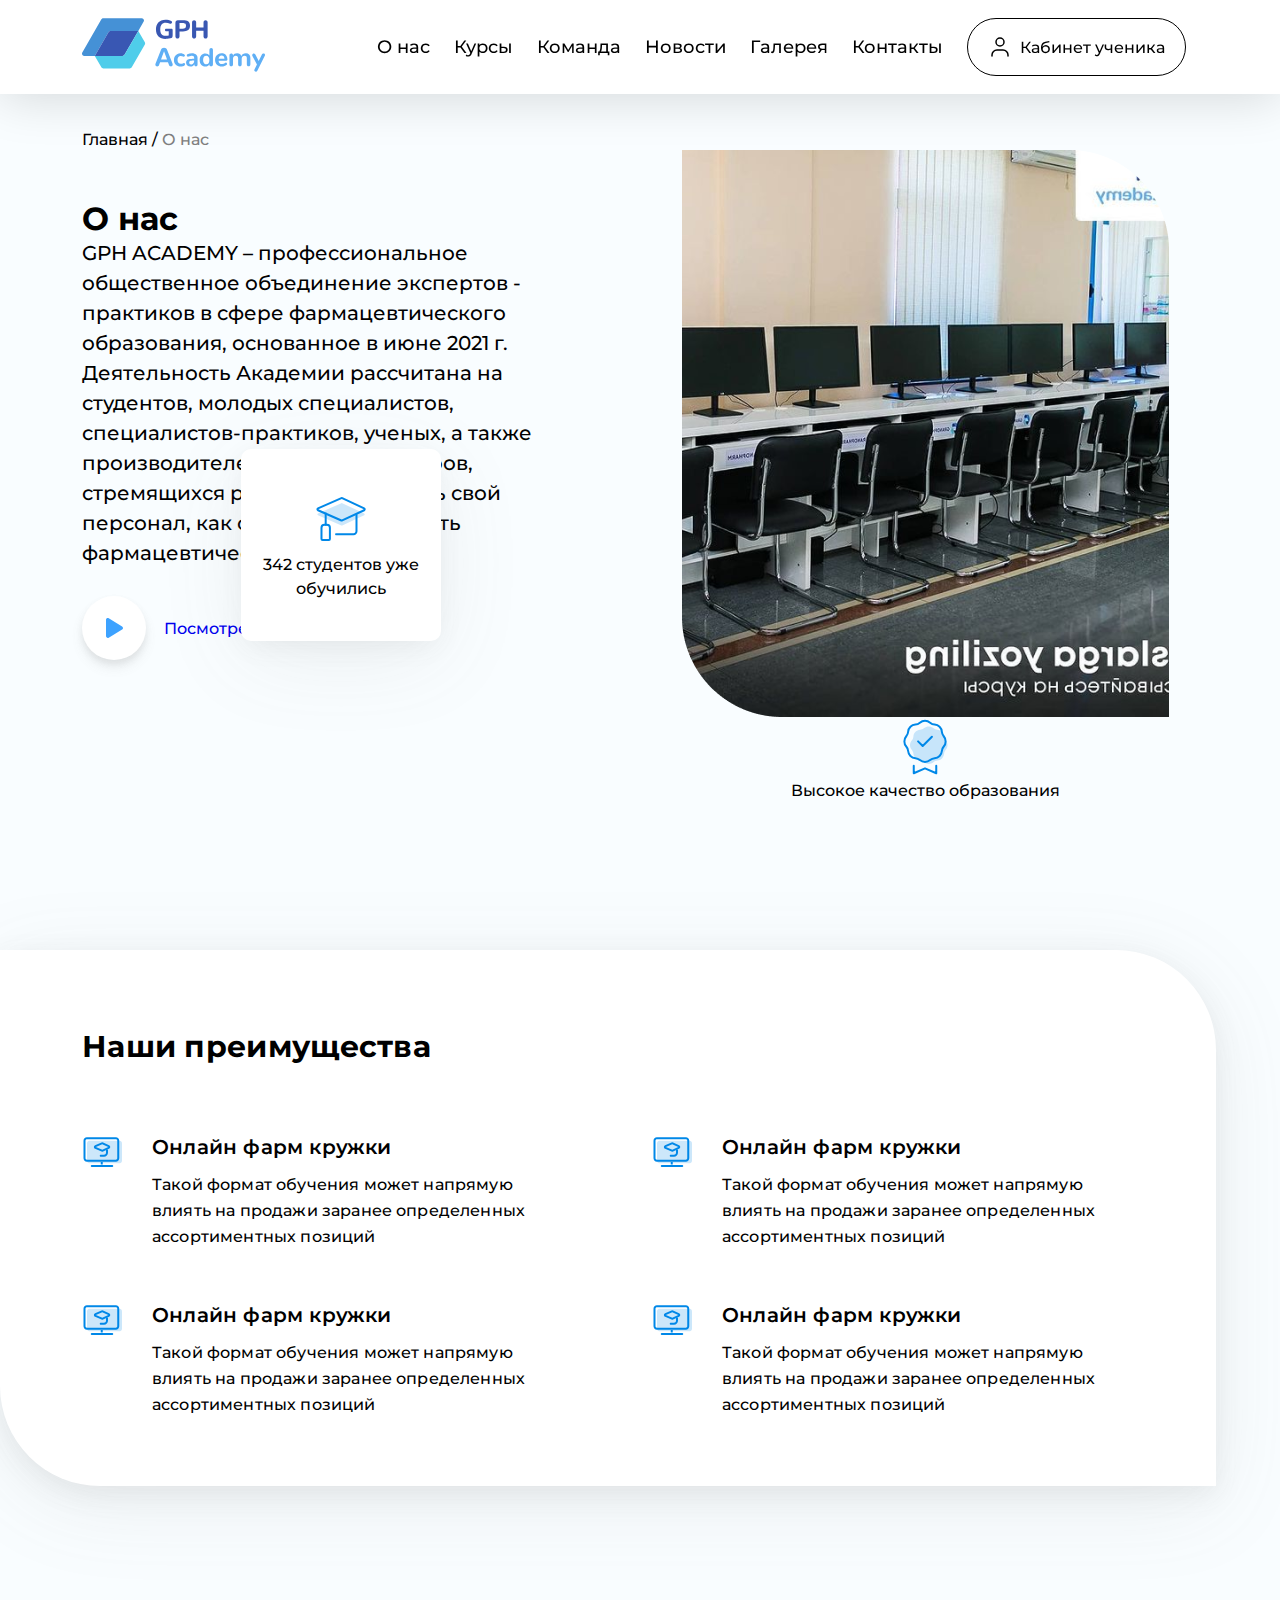
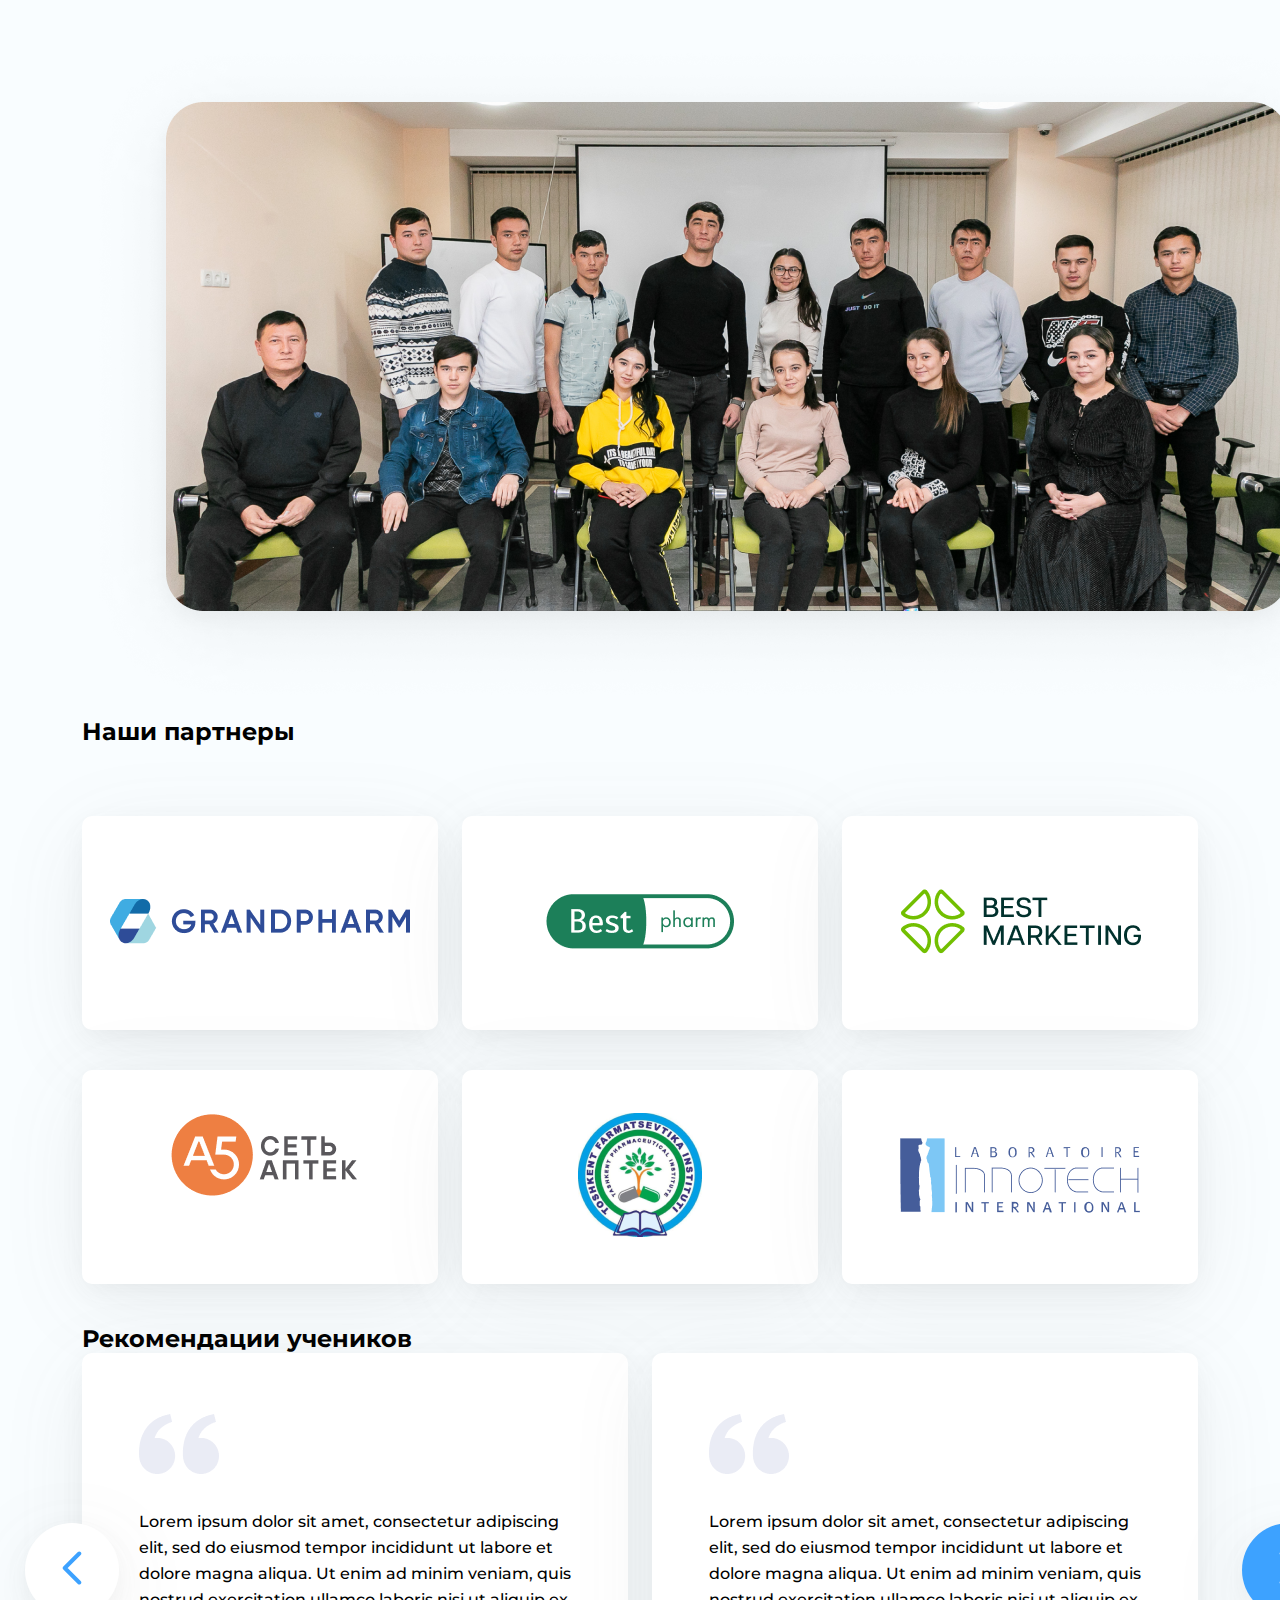
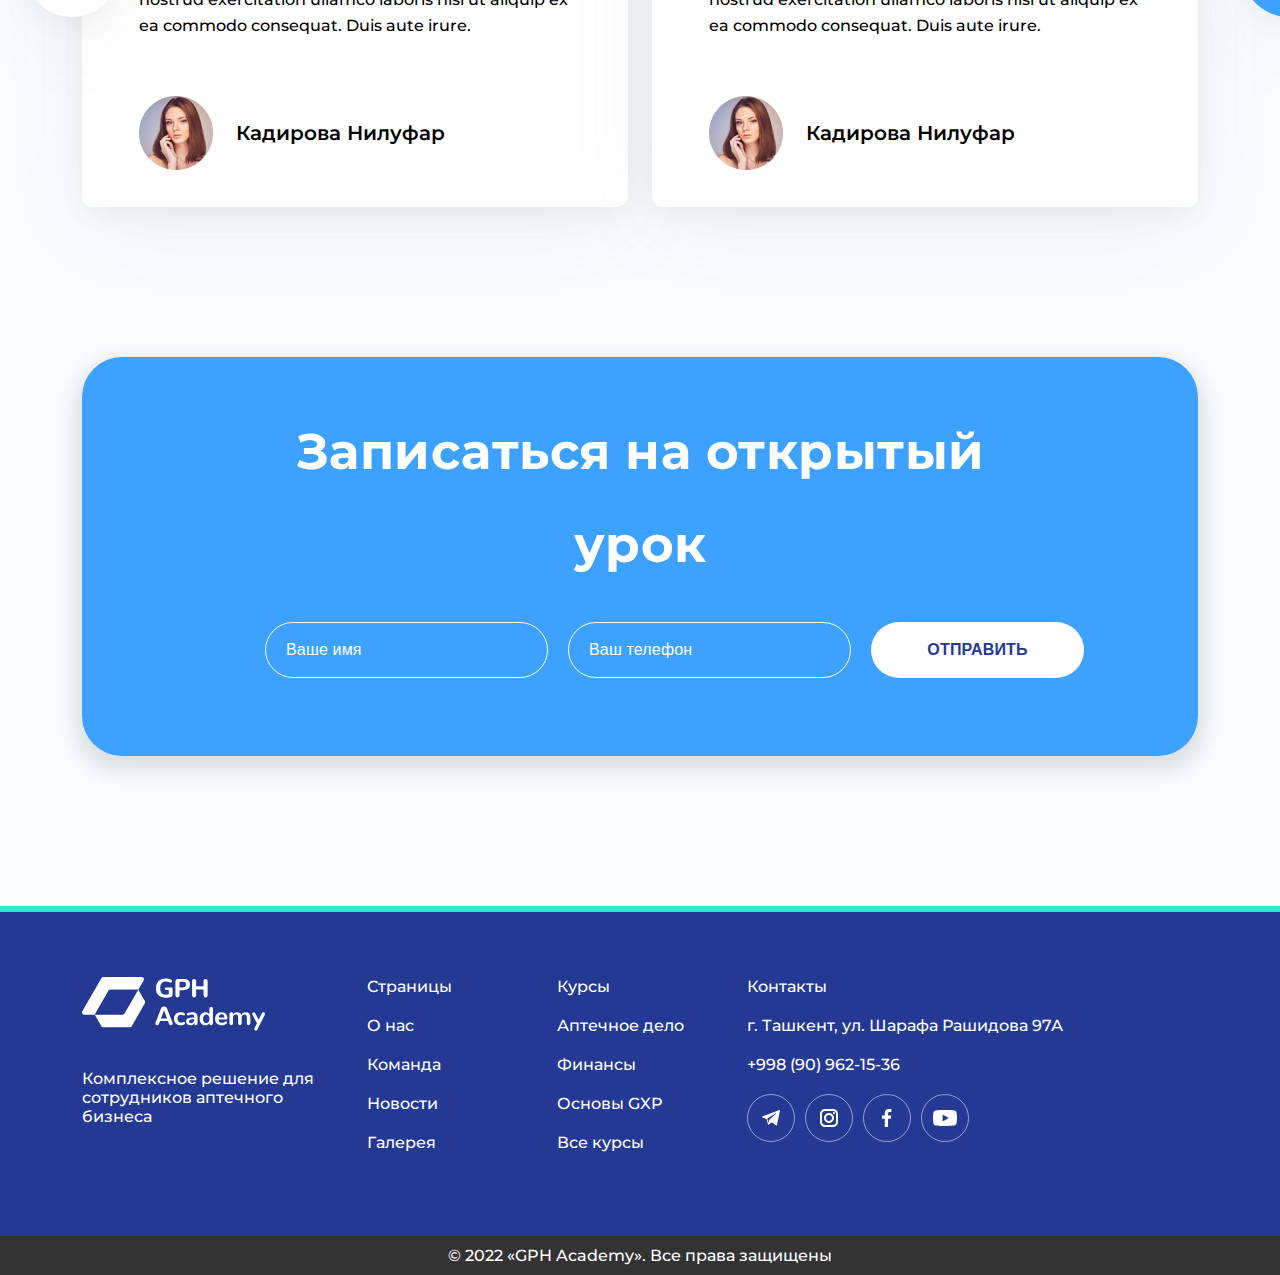
<file: aboutus.html>
<!DOCTYPE html>
<html lang="en">

<head>
    <meta charset="UTF-8">
    <meta http-equiv="X-UA-Compatible" content="IE=edge">
    <meta name="viewport" content="width=device-width, initial-scale=1.0">
    <title>Document</title>
    <link rel="stylesheet" href="css/bootstrap-grid.min.css">
    <link rel="stylesheet" href="css/style.css">
</head>

<body>
    <header class="header ">
        <nav class="header__nav container">
            <div class="logo">
                <a href="index.html"><img src="images/logo.svg" alt=""></a>
            </div>
            <ul class="header__list">
                <li class="header__list_item"><a href="aboutus.html" class="item__link">О нас</a></li>
                <li class="header__list_item"><a href="courses.html" class="item__link">Курсы</a></li>
                <li class="header__list_item"><a href="team.html" class="item__link">Команда</a></li>
                <li class="header__list_item"><a href="news.html" class="item__link">Новости</a></li>
                <li class="header__list_item"><a href="#" class="item__link">Галерея</a></li>
                <li class="header__list_item"><a href="contacts.html" class="item__link">Контакты</a></li>
                <li class="header__list_item">
                    <div class="student-block">
                        <a href="" class="student-btn item__link">
                            <svg width="24" height="24" viewBox="0 0 24 24" fill="none"
                                xmlns="http://www.w3.org/2000/svg">
                                <path d="M20 21V20C20 17.2386 17.7614 15 15 15H9C6.23858 15 4 17.2386 4 20V21"
                                    stroke="black" stroke-width="1.5" stroke-linecap="round" stroke-linejoin="round" />
                                <path
                                    d="M12 11C14.2091 11 16 9.20914 16 7C16 4.79086 14.2091 3 12 3C9.79086 3 8 4.79086 8 7C8 9.20914 9.79086 11 12 11Z"
                                    stroke="black" stroke-width="1.5" stroke-linecap="round" stroke-linejoin="round" />
                            </svg> <span>Кабинет ученика</span>
                        </a>
                    </div>
                </li>
            </ul>
        </nav>
    </header>
    <div class="main">
        <div class="main_about-us mb-150">
            <div class="container">
                <div class="row">
                    <div class="col-xl-6 col-md-6 col">
                        <div class="mb-50">
                            <a href="#" class="item__link">Главная</a>&nbsp;/&nbsp;<span class="this-page">О нас</span>
                        </div>
                        <h1 class="main__header">О нас</h1>
                        <div class="txt-aboutus">
                            <p>
                                GPH ACADEMY – профессиональное общественное объединение экспертов - практиков в сфере
                                фармацевтического образования, основанное в июне 2021 г. Деятельность Академии
                                рассчитана на студентов, молодых специалистов, специалистов-практиков, ученых, а также
                                производителей и дистрибьютеров, стремящихся развивать и обучать свой персонал, как
                                следствие развивать фармацевтическую сферу в РУз.
                            </p>
                            <div class="txt-aboutus__block">
                                <a href="#" class="more-video-btn">
                                    <div class="ellipse"><svg style="margin: auto;" width="17" height="20"
                                            viewBox="0 0 17 20" fill="none" xmlns="http://www.w3.org/2000/svg">
                                            <path
                                                d="M16.1049 8.38513L2.7474 0.25655C1.6621 -0.40358 0 0.23702 0 1.86977V18.123C0 19.5878 1.54446 20.4706 2.7474 19.7362L16.1049 11.6116C17.2965 10.8889 17.3003 9.10775 16.1049 8.38513V8.38513Z"
                                                fill="#3DA2FF" />
                                        </svg>
                                    </div>
                                    <span>Посмотреть видео</span>

                                </a>
                            </div>
                        </div>
                    </div>
                    <div class="col-xl-6 col-md-6 col">
                        <div class="aboutus-block">
                            <div class="img-aboutus__block">
                                <div style="text-align: center;">
                                    <svg width="60" height="60" viewBox="0 0 60 60" fill="none"
                                        xmlns="http://www.w3.org/2000/svg">
                                        <path opacity="0.2"
                                            d="M53.1494 24.4187L31.2206 14.1853C30.9602 14.0638 30.6602 14.0601 30.3969 14.1753L7.00618 24.4088C6.20728 24.7583 6.20727 25.8916 7.00618 26.2411L30.3969 36.4745C30.6602 36.5897 30.9602 36.5861 31.2206 36.4645L53.1494 26.2311C53.9189 25.872 53.9189 24.7778 53.1494 24.4187Z"
                                            fill="#0088E8" />
                                        <path
                                            d="M53.1485 19.4212L31.2196 9.18773C30.9593 9.06622 30.6592 9.06258 30.3959 9.17775L7.00521 19.4112C6.2063 19.7607 6.2063 20.894 7.00521 21.2435L30.3959 31.477C30.6592 31.5921 30.9593 31.5885 31.2196 31.467L53.1485 21.2335C53.918 20.8744 53.9179 19.7803 53.1485 19.4212Z"
                                            stroke="#0088E8" stroke-width="2" stroke-linejoin="round" />
                                        <path
                                            d="M25.1063 44.3297C24.554 44.3297 24.1063 44.7774 24.1063 45.3297C24.1063 45.882 24.554 46.3297 25.1063 46.3297V44.3297ZM44.4953 25.1836V34.9331H46.4953V25.1836H44.4953ZM44.4953 34.9331V42.3297H46.4953V34.9331H44.4953ZM42.4953 44.3297H25.1063V46.3297H42.4953V44.3297ZM44.4953 42.3297C44.4953 43.4343 43.5999 44.3297 42.4953 44.3297V46.3297C44.7044 46.3297 46.4953 44.5388 46.4953 42.3297H44.4953Z"
                                            fill="#0088E8" />
                                        <path d="M14.6924 23.6953V36.6527" stroke="#0088E8" stroke-width="2"
                                            stroke-linejoin="round" />
                                        <path
                                            d="M10.4863 38.7954C10.4863 37.1386 11.8295 35.7954 13.4863 35.7954H15.9044C17.5612 35.7954 18.9044 37.1386 18.9044 38.7954V50.0036C18.9044 50.5559 18.4567 51.0036 17.9044 51.0036H11.4863C10.934 51.0036 10.4863 50.5559 10.4863 50.0036V38.7954Z"
                                            stroke="#0088E8" stroke-width="2" />
                                    </svg>
                                </div>
                                <p>342 студентов уже обучились</p>
                            </div>

                            <div class="img-aboutus">

                            </div>
                            <div class="img-aboutus__block2">
                                <div style="text-align: center;">
                                    <svg width="60" height="60" viewBox="0 0 60 60" fill="none"
                                        xmlns="http://www.w3.org/2000/svg">
                                        <path
                                            d="M25.0016 12.7853C26.5083 12.6651 27.9386 12.0726 29.0891 11.0924C30.3891 9.98388 32.0416 9.375 33.75 9.375C35.4584 9.375 37.1109 9.98388 38.4109 11.0924C39.5614 12.0726 40.9917 12.6651 42.4984 12.7853C44.2014 12.9208 45.8003 13.6588 47.0083 14.8667C48.2162 16.0747 48.9542 17.6736 49.0897 19.3766C49.2099 20.8833 49.8024 22.3136 50.7826 23.4641C51.8911 24.7641 52.5 26.4166 52.5 28.125C52.5 29.8334 51.8911 31.4859 50.7826 32.7859C49.8024 33.9364 49.2099 35.3667 49.0897 36.8734C48.9542 38.5764 48.2162 40.1753 47.0083 41.3833C45.8003 42.5912 44.2014 43.3292 42.4984 43.4647C40.9917 43.5849 39.5614 44.1774 38.4109 45.1576C37.1109 46.2661 35.4584 46.875 33.75 46.875C32.0416 46.875 30.3891 46.2661 29.0891 45.1576C27.9386 44.1774 26.5083 43.5849 25.0016 43.4647C23.2986 43.3292 21.6997 42.5912 20.4917 41.3833C19.2838 40.1753 18.5458 38.5764 18.4103 36.8734C18.2901 35.3667 17.6976 33.9364 16.7174 32.7859C15.6089 31.4859 15 29.8334 15 28.125C15 26.4166 15.6089 24.7641 16.7174 23.4641C17.6976 22.3136 18.2901 20.8833 18.4103 19.3766C18.5458 17.6736 19.2838 16.0747 20.4917 14.8667C21.6997 13.6588 23.2986 12.9208 25.0016 12.7853Z"
                                            fill="#0088E8" fill-opacity="0.2" />
                                        <path
                                            d="M23.0685 24.375L27.6895 28.996L36.9315 19.754M20.3767 7.50136C22.0341 7.36908 23.6075 6.71741 24.873 5.63909C26.303 4.41977 28.1207 3.75 30 3.75C31.8793 3.75 33.697 4.41977 35.127 5.63909C36.3925 6.71741 37.9659 7.36908 39.6233 7.50136C41.4965 7.65039 43.2553 8.46213 44.5841 9.7909C45.9129 11.1197 46.7246 12.8785 46.8736 14.7517C47.0059 16.4091 47.6576 17.9825 48.7359 19.248C49.9552 20.678 50.625 22.4957 50.625 24.375C50.625 26.2543 49.9552 28.072 48.7359 29.502C47.6576 30.7675 47.0059 32.3409 46.8736 33.9983C46.7246 35.8715 45.9129 37.6303 44.5841 38.9591C43.2553 40.2879 41.4965 41.0996 39.6233 41.2486C37.9659 41.3809 36.3925 42.0326 35.127 43.1109C33.697 44.3302 31.8793 45 30 45C28.1207 45 26.303 44.3302 24.873 43.1109C23.6075 42.0326 22.0341 41.3809 20.3767 41.2486C18.5035 41.0996 16.7447 40.2879 15.4159 38.9591C14.0871 37.6303 13.2754 35.8715 13.1264 33.9983C12.9941 32.3409 12.3424 30.7675 11.2641 29.502C10.0448 28.072 9.375 26.2543 9.375 24.375C9.375 22.4957 10.0448 20.678 11.2641 19.248C12.3424 17.9825 12.9941 16.4091 13.1264 14.7517C13.2754 12.8785 14.0871 11.1197 15.4159 9.7909C16.7447 8.46213 18.5035 7.65039 20.3767 7.50136Z"
                                            stroke="#0088E8" stroke-width="2" stroke-linecap="round"
                                            stroke-linejoin="round" />
                                        <path d="M18.75 48.75V56.25L30 51.3281L41.25 56.25V48.75" stroke="#0088E8"
                                            stroke-width="2" stroke-linecap="round" stroke-linejoin="round" />
                                    </svg>
                                </div>
                                <p>Высокое качество образования</p>
                            </div>
                        </div>
                    </div>
                </div>

            </div>
        </div>

        <div class="advantages-block mb-150">
            <div class="container advantages-block-container">
                <h2 class="subtitle">Наши преимущества</h2>
                <div class="row">
                    <div class="col-xl-6 col-md-6 col-sm-6 mb-50">
                        <div class="advantages-info">
                            <div class="farm-mugs">
                                <svg width="40" height="40" viewBox="0 0 40 40" fill="none"
                                    xmlns="http://www.w3.org/2000/svg">
                                    <path
                                        d="M33.85 6.25L33.85 7.25L33.85 6.25ZM3.5 26.35L3.5 8.65L1.5 8.65L1.5 26.35L3.5 26.35ZM33.85 27.75L4.9 27.75L4.9 29.75L33.85 29.75L33.85 27.75ZM35.25 20.4573L35.25 26.35L37.25 26.35L37.25 20.4573L35.25 20.4573ZM4.9 7.25L33.85 7.25L33.85 5.25L4.9 5.25L4.9 7.25ZM35.25 8.65L35.25 20.4573L37.25 20.4573L37.25 8.65L35.25 8.65ZM33.85 7.25C34.6232 7.25 35.25 7.8768 35.25 8.65L37.25 8.65C37.25 6.77224 35.7278 5.25 33.85 5.25L33.85 7.25ZM33.85 29.75C35.7278 29.75 37.25 28.2278 37.25 26.35L35.25 26.35C35.25 27.1232 34.6232 27.75 33.85 27.75L33.85 29.75ZM3.5 8.65C3.5 7.8768 4.1268 7.25 4.9 7.25L4.9 5.25C3.02223 5.25 1.5 6.77223 1.5 8.65L3.5 8.65ZM1.5 26.35C1.5 28.2278 3.02223 29.75 4.9 29.75L4.9 27.75C4.1268 27.75 3.5 27.1232 3.5 26.35L1.5 26.35Z"
                                        fill="#0088E8" />
                                    <path opacity="0.2"
                                        d="M5 11.15L5 28.85C5 30.1755 6.07452 31.25 7.4 31.25L37.6 31.25C38.9255 31.25 40 30.1755 40 28.85L40 22.2051L40 11.15C40 9.82452 38.9255 8.75 37.6 8.75L24.3597 8.75L7.4 8.75C6.07452 8.75 5 9.82452 5 11.15Z"
                                        fill="#0088E8" />
                                    <path
                                        d="M26.6853 14.0857L20.6745 11.4237C20.424 11.3128 20.1391 11.3095 19.8861 11.4145L13.4745 14.0764C12.6524 14.4177 12.6524 15.5823 13.4745 15.9236L19.8861 18.5855C20.1391 18.6905 20.424 18.6872 20.6745 18.5763L26.6853 15.9143C27.4788 15.563 27.4788 14.437 26.6853 14.0857Z"
                                        stroke="#0088E8" stroke-width="2" stroke-linejoin="round" />
                                    <path
                                        d="M18.75 22.75C18.1977 22.75 17.75 23.1977 17.75 23.75C17.75 24.3023 18.1977 24.75 18.75 24.75V22.75ZM24 17.5V20.5246H26V17.5H24ZM24 20.5246V20.75H26V20.5246H24ZM22 22.75H18.75V24.75H22V22.75ZM24 20.75C24 21.8546 23.1046 22.75 22 22.75V24.75C24.2091 24.75 26 22.9591 26 20.75H24Z"
                                        fill="#0088E8" />
                                    <line x1="19.75" y1="30" x2="19.75" y2="32.5" stroke="#0088E8" stroke-width="2" />
                                    <line x1="9.75" y1="34" x2="30.25" y2="34" stroke="#0088E8" stroke-width="2"
                                        stroke-linecap="round" />
                                </svg>
                            </div>
                            <div class="farm-mugs-txt">
                                <h4>Онлайн фарм кружки</h4>
                                <p>
                                    Такой формат обучения может напрямую влиять на продажи заранее определенных
                                    ассортиментных позиций
                                </p>
                            </div>

                        </div>
                    </div>
                    <div class="col-xl-6 col-md-6 col-sm-6 mb-50">
                        <div class="advantages-info">

                            <div class="farm-mugs">
                                <svg width="40" height="40" viewBox="0 0 40 40" fill="none"
                                    xmlns="http://www.w3.org/2000/svg">
                                    <path
                                        d="M33.85 6.25L33.85 7.25L33.85 6.25ZM3.5 26.35L3.5 8.65L1.5 8.65L1.5 26.35L3.5 26.35ZM33.85 27.75L4.9 27.75L4.9 29.75L33.85 29.75L33.85 27.75ZM35.25 20.4573L35.25 26.35L37.25 26.35L37.25 20.4573L35.25 20.4573ZM4.9 7.25L33.85 7.25L33.85 5.25L4.9 5.25L4.9 7.25ZM35.25 8.65L35.25 20.4573L37.25 20.4573L37.25 8.65L35.25 8.65ZM33.85 7.25C34.6232 7.25 35.25 7.8768 35.25 8.65L37.25 8.65C37.25 6.77224 35.7278 5.25 33.85 5.25L33.85 7.25ZM33.85 29.75C35.7278 29.75 37.25 28.2278 37.25 26.35L35.25 26.35C35.25 27.1232 34.6232 27.75 33.85 27.75L33.85 29.75ZM3.5 8.65C3.5 7.8768 4.1268 7.25 4.9 7.25L4.9 5.25C3.02223 5.25 1.5 6.77223 1.5 8.65L3.5 8.65ZM1.5 26.35C1.5 28.2278 3.02223 29.75 4.9 29.75L4.9 27.75C4.1268 27.75 3.5 27.1232 3.5 26.35L1.5 26.35Z"
                                        fill="#0088E8" />
                                    <path opacity="0.2"
                                        d="M5 11.15L5 28.85C5 30.1755 6.07452 31.25 7.4 31.25L37.6 31.25C38.9255 31.25 40 30.1755 40 28.85L40 22.2051L40 11.15C40 9.82452 38.9255 8.75 37.6 8.75L24.3597 8.75L7.4 8.75C6.07452 8.75 5 9.82452 5 11.15Z"
                                        fill="#0088E8" />
                                    <path
                                        d="M26.6853 14.0857L20.6745 11.4237C20.424 11.3128 20.1391 11.3095 19.8861 11.4145L13.4745 14.0764C12.6524 14.4177 12.6524 15.5823 13.4745 15.9236L19.8861 18.5855C20.1391 18.6905 20.424 18.6872 20.6745 18.5763L26.6853 15.9143C27.4788 15.563 27.4788 14.437 26.6853 14.0857Z"
                                        stroke="#0088E8" stroke-width="2" stroke-linejoin="round" />
                                    <path
                                        d="M18.75 22.75C18.1977 22.75 17.75 23.1977 17.75 23.75C17.75 24.3023 18.1977 24.75 18.75 24.75V22.75ZM24 17.5V20.5246H26V17.5H24ZM24 20.5246V20.75H26V20.5246H24ZM22 22.75H18.75V24.75H22V22.75ZM24 20.75C24 21.8546 23.1046 22.75 22 22.75V24.75C24.2091 24.75 26 22.9591 26 20.75H24Z"
                                        fill="#0088E8" />
                                    <line x1="19.75" y1="30" x2="19.75" y2="32.5" stroke="#0088E8" stroke-width="2" />
                                    <line x1="9.75" y1="34" x2="30.25" y2="34" stroke="#0088E8" stroke-width="2"
                                        stroke-linecap="round" />
                                </svg>
                            </div>
                            <div class="farm-mugs-txt">
                                <h4>Онлайн фарм кружки</h4>
                                <p>
                                    Такой формат обучения может напрямую влиять на продажи заранее определенных
                                    ассортиментных позиций
                                </p>
                            </div>


                        </div>
                    </div>
                    <div class="col-xl-6 col-md-6 col-sm-6">
                        <div class="advantages-info">
                            <div class="farm-mugs">
                                <svg width="40" height="40" viewBox="0 0 40 40" fill="none"
                                    xmlns="http://www.w3.org/2000/svg">
                                    <path
                                        d="M33.85 6.25L33.85 7.25L33.85 6.25ZM3.5 26.35L3.5 8.65L1.5 8.65L1.5 26.35L3.5 26.35ZM33.85 27.75L4.9 27.75L4.9 29.75L33.85 29.75L33.85 27.75ZM35.25 20.4573L35.25 26.35L37.25 26.35L37.25 20.4573L35.25 20.4573ZM4.9 7.25L33.85 7.25L33.85 5.25L4.9 5.25L4.9 7.25ZM35.25 8.65L35.25 20.4573L37.25 20.4573L37.25 8.65L35.25 8.65ZM33.85 7.25C34.6232 7.25 35.25 7.8768 35.25 8.65L37.25 8.65C37.25 6.77224 35.7278 5.25 33.85 5.25L33.85 7.25ZM33.85 29.75C35.7278 29.75 37.25 28.2278 37.25 26.35L35.25 26.35C35.25 27.1232 34.6232 27.75 33.85 27.75L33.85 29.75ZM3.5 8.65C3.5 7.8768 4.1268 7.25 4.9 7.25L4.9 5.25C3.02223 5.25 1.5 6.77223 1.5 8.65L3.5 8.65ZM1.5 26.35C1.5 28.2278 3.02223 29.75 4.9 29.75L4.9 27.75C4.1268 27.75 3.5 27.1232 3.5 26.35L1.5 26.35Z"
                                        fill="#0088E8" />
                                    <path opacity="0.2"
                                        d="M5 11.15L5 28.85C5 30.1755 6.07452 31.25 7.4 31.25L37.6 31.25C38.9255 31.25 40 30.1755 40 28.85L40 22.2051L40 11.15C40 9.82452 38.9255 8.75 37.6 8.75L24.3597 8.75L7.4 8.75C6.07452 8.75 5 9.82452 5 11.15Z"
                                        fill="#0088E8" />
                                    <path
                                        d="M26.6853 14.0857L20.6745 11.4237C20.424 11.3128 20.1391 11.3095 19.8861 11.4145L13.4745 14.0764C12.6524 14.4177 12.6524 15.5823 13.4745 15.9236L19.8861 18.5855C20.1391 18.6905 20.424 18.6872 20.6745 18.5763L26.6853 15.9143C27.4788 15.563 27.4788 14.437 26.6853 14.0857Z"
                                        stroke="#0088E8" stroke-width="2" stroke-linejoin="round" />
                                    <path
                                        d="M18.75 22.75C18.1977 22.75 17.75 23.1977 17.75 23.75C17.75 24.3023 18.1977 24.75 18.75 24.75V22.75ZM24 17.5V20.5246H26V17.5H24ZM24 20.5246V20.75H26V20.5246H24ZM22 22.75H18.75V24.75H22V22.75ZM24 20.75C24 21.8546 23.1046 22.75 22 22.75V24.75C24.2091 24.75 26 22.9591 26 20.75H24Z"
                                        fill="#0088E8" />
                                    <line x1="19.75" y1="30" x2="19.75" y2="32.5" stroke="#0088E8" stroke-width="2" />
                                    <line x1="9.75" y1="34" x2="30.25" y2="34" stroke="#0088E8" stroke-width="2"
                                        stroke-linecap="round" />
                                </svg>
                            </div>
                            <div class="farm-mugs-txt">
                                <h4>Онлайн фарм кружки</h4>
                                <p>
                                    Такой формат обучения может напрямую влиять на продажи заранее определенных
                                    ассортиментных позиций
                                </p>
                            </div>

                        </div>
                    </div>
                    <div class="col-xl-6 col-md-6 col-sm-6">
                        <div class="advantages-info">

                            <div class="farm-mugs">
                                <svg width="40" height="40" viewBox="0 0 40 40" fill="none"
                                    xmlns="http://www.w3.org/2000/svg">
                                    <path
                                        d="M33.85 6.25L33.85 7.25L33.85 6.25ZM3.5 26.35L3.5 8.65L1.5 8.65L1.5 26.35L3.5 26.35ZM33.85 27.75L4.9 27.75L4.9 29.75L33.85 29.75L33.85 27.75ZM35.25 20.4573L35.25 26.35L37.25 26.35L37.25 20.4573L35.25 20.4573ZM4.9 7.25L33.85 7.25L33.85 5.25L4.9 5.25L4.9 7.25ZM35.25 8.65L35.25 20.4573L37.25 20.4573L37.25 8.65L35.25 8.65ZM33.85 7.25C34.6232 7.25 35.25 7.8768 35.25 8.65L37.25 8.65C37.25 6.77224 35.7278 5.25 33.85 5.25L33.85 7.25ZM33.85 29.75C35.7278 29.75 37.25 28.2278 37.25 26.35L35.25 26.35C35.25 27.1232 34.6232 27.75 33.85 27.75L33.85 29.75ZM3.5 8.65C3.5 7.8768 4.1268 7.25 4.9 7.25L4.9 5.25C3.02223 5.25 1.5 6.77223 1.5 8.65L3.5 8.65ZM1.5 26.35C1.5 28.2278 3.02223 29.75 4.9 29.75L4.9 27.75C4.1268 27.75 3.5 27.1232 3.5 26.35L1.5 26.35Z"
                                        fill="#0088E8" />
                                    <path opacity="0.2"
                                        d="M5 11.15L5 28.85C5 30.1755 6.07452 31.25 7.4 31.25L37.6 31.25C38.9255 31.25 40 30.1755 40 28.85L40 22.2051L40 11.15C40 9.82452 38.9255 8.75 37.6 8.75L24.3597 8.75L7.4 8.75C6.07452 8.75 5 9.82452 5 11.15Z"
                                        fill="#0088E8" />
                                    <path
                                        d="M26.6853 14.0857L20.6745 11.4237C20.424 11.3128 20.1391 11.3095 19.8861 11.4145L13.4745 14.0764C12.6524 14.4177 12.6524 15.5823 13.4745 15.9236L19.8861 18.5855C20.1391 18.6905 20.424 18.6872 20.6745 18.5763L26.6853 15.9143C27.4788 15.563 27.4788 14.437 26.6853 14.0857Z"
                                        stroke="#0088E8" stroke-width="2" stroke-linejoin="round" />
                                    <path
                                        d="M18.75 22.75C18.1977 22.75 17.75 23.1977 17.75 23.75C17.75 24.3023 18.1977 24.75 18.75 24.75V22.75ZM24 17.5V20.5246H26V17.5H24ZM24 20.5246V20.75H26V20.5246H24ZM22 22.75H18.75V24.75H22V22.75ZM24 20.75C24 21.8546 23.1046 22.75 22 22.75V24.75C24.2091 24.75 26 22.9591 26 20.75H24Z"
                                        fill="#0088E8" />
                                    <line x1="19.75" y1="30" x2="19.75" y2="32.5" stroke="#0088E8" stroke-width="2" />
                                    <line x1="9.75" y1="34" x2="30.25" y2="34" stroke="#0088E8" stroke-width="2"
                                        stroke-linecap="round" />
                                </svg>
                            </div>
                            <div class="farm-mugs-txt">
                                <h4>Онлайн фарм кружки</h4>
                                <p>
                                    Такой формат обучения может напрямую влиять на продажи заранее определенных
                                    ассортиментных позиций
                                </p>
                            </div>


                        </div>
                    </div>
                </div>
            </div>
        </div>

        <div class="container">
            <div class="carousel-block mb-202">
                <div class="slider-img">
                    <img src="images/advantages/advantages-1.png" alt="">
                </div>
            </div>
            <div class="partners">
                <div class="partner-head">
                    <h2>Наши партнеры</h2>
                </div>
                <div class="row">
                    <div class="col-xl-4 col-lg-6 col-md-6 mb-40">
                        <div class="partners-logo">
                            <div class="partners-img-block"><img src="images/partners/Grandpharm.png" alt=""></div>
                        </div>
                    </div>
                    <div class="col-xl-4 col-lg-6 col-md-6 mb-40">
                        <div class="partners-logo">
                            <div class="partners-img-block"><img src="images/partners/Bestpharm.png" alt=""></div>
                        </div>
                    </div>
                    <div class="col-xl-4 col-lg-6 col-md-6 mb-40">
                        <div class="partners-logo">
                            <div class="partners-img-block"><img src="images/partners/Bestmarketing.png" alt=""></div>
                        </div>
                    </div>
                    <div class="col-xl-4 col-lg-6 col-md-6 mb-40">
                        <div class="partners-logo">
                            <div class="partners-img-block mb-40"><img src="images/partners/SetAptek.png" alt=""></div>
                        </div>
                    </div>
                    <div class="col-xl-4 col-lg-6 col-md-6 mb-40">
                        <div class="partners-logo">
                            <div class="partners-img-block"><img src="images/partners/university.png" alt=""></div>
                        </div>
                    </div>
                    <div class="col-xl-4 col-lg-6 col-md-6 mb-40">
                        <div class="partners-logo">
                            <div class="partners-img-block"><img src="images/partners/Innotech.png" alt=""></div>
                        </div>
                    </div>
                </div>
            </div>
            <div class="recomendation mb-150">
                <div class="recomendation-head">
                    <h2>Рекомендации учеников</h2>
                </div>
                <div class="row">
                    <div class="col-xl-6 col-md-6 col-sm-6">
                        <div class="recomendation-block">
                            <img src="images/advantages/Vector.png" alt="" class="vector-img">
                            <p>Lorem ipsum dolor sit amet, consectetur adipiscing elit, sed do eiusmod tempor incididunt
                                ut labore et dolore magna aliqua. Ut enim ad minim veniam, quis nostrud exercitation
                                ullamco laboris nisi ut aliquip ex ea commodo consequat. Duis aute irure.</p>
                            <div class="previous-btn">
                                <svg width="20" height="34" viewBox="0 0 20 34" fill="none"
                                    xmlns="http://www.w3.org/2000/svg">
                                    <path d="M17.25 2.5L2.75 17L17.25 31.5" stroke="#3DA2FF" stroke-width="4"
                                        stroke-linecap="round" stroke-linejoin="round" />
                                </svg>
                            </div>
                            <div class="rec-author">
                                <img src="images/advantages/rec-author-1 .png" alt=""> <span>Кадирова Нилуфар</span>
                            </div>
                        </div>
                    </div>
                    <div class="col-xl-6 col-md-6 col-sm-6">
                        <div class="recomendation-block">
                            <img src="images/advantages/Vector.png" alt="" class="vector-img">
                            <p>Lorem ipsum dolor sit amet, consectetur adipiscing elit, sed do eiusmod tempor incididunt
                                ut labore et dolore magna aliqua. Ut enim ad minim veniam, quis nostrud exercitation
                                ullamco laboris nisi ut aliquip ex ea commodo consequat. Duis aute irure.</p>
                            <div class="next-btn">
                                <svg width="20" height="34" viewBox="0 0 20 34" fill="none"
                                    xmlns="http://www.w3.org/2000/svg">
                                    <path d="M2.75 31.5L17.25 17L2.75 2.5" stroke="white" stroke-width="4"
                                        stroke-linecap="round" stroke-linejoin="round" />
                                </svg>
                            </div>
                            <div class="rec-author">
                                <img src="images/advantages/rec-author-1 .png" alt=""> <span>Кадирова Нилуфар</span>
                            </div>
                        </div>
                    </div>
                </div>
            </div>
            <div class="register-block mb-150">
                <div class="registerblock-head">
                    <h2>Записаться на открытый урок</h2>
                </div>
                <div class="register-form">
                    <form action="" class="">
                        <input type="text" placeholder="Ваше имя">
                        <input type="text" placeholder="Ваш телефон" style="margin: 0 20px;">
                        <button type="submit">Отправить</button>
                    </form>
                </div>
            </div>
        </div>
    </div>
    <footer class="footer">
        <div class="container">
            <div class="row">
                <div class="col-md-3">
                    <div class="footer-logo">
                        <a href="#" class="footer-logo-link"><img src="images/footer-logo.svg" alt=""></a>
                        <p>Комплексное решение для сотрудников аптечного бизнеса</p>
                    </div>
                </div>
                <div class="col-md-2">
                    <ul class="footer__nav">
                        <li class="footer__nav-li"><a href="" class="footer__nav-a">Страницы</a></li>
                        <li class="footer__nav-li"><a href="" class="footer__nav-a">О нас</a></li>
                        <li class="footer__nav-li"><a href="" class="footer__nav-a">Команда</a></li>
                        <li class="footer__nav-li"><a href="" class="footer__nav-a">Новости</a></li>
                        <li class="footer__nav-li"><a href="" class="footer__nav-a">Галерея</a></li>
                    </ul>
                </div>
                <div class="col-md-2">
                    <ul class="footer__nav">
                        <li class="footer__nav-li"><a href="" class="footer__nav-a">Курсы</a></li>
                        <li class="footer__nav-li"><a href="" class="footer__nav-a">Аптечное дело</a></li>
                        <li class="footer__nav-li"><a href="" class="footer__nav-a">Финансы</a></li>
                        <li class="footer__nav-li"><a href="" class="footer__nav-a">Основы GXP</a></li>
                        <li class="footer__nav-li"><a href="" class="footer__nav-a">Все курсы</a></li>
                    </ul>
                </div>
                <div class="col-md-4">
                    <ul class="footer__nav">
                        <li class="footer__nav-li"><a href="" class="footer__nav-a">Контакты</a></li>
                        <li class="footer__nav-li"><a href="" class="footer__nav-a">г. Ташкент, ул. Шарафа Рашидова
                                97А</a></li>
                        <li class="footer__nav-li"><a href="" class="footer__nav-a">+998 (90) 962-15-36</a></li>
                    </ul>
                    <ul class="social">
                        <li class="social-li">
                            <a href="" class="social-a">
                                <svg width="48" height="48" viewBox="0 0 48 48" fill="none"
                                    xmlns="http://www.w3.org/2000/svg">
                                    <path
                                        d="M15.3179 23.5147L19.4655 25.0627L21.0709 30.2255C21.1736 30.5562 21.5779 30.6784 21.8463 30.459L24.1582 28.5742C24.4006 28.3768 24.7457 28.3669 24.999 28.5508L29.1689 31.5782C29.456 31.7869 29.8627 31.6296 29.9347 31.2827L32.9894 16.5892C33.068 16.2102 32.6956 15.8941 32.3348 16.0336L15.3131 22.6001C14.893 22.7621 14.8967 23.3568 15.3179 23.5147ZM20.8121 24.2386L28.918 19.2462C29.0637 19.1568 29.2136 19.3537 29.0885 19.4698L22.3988 25.6882C22.1636 25.9071 22.012 26.2 21.969 26.5179L21.7411 28.2067C21.7109 28.4322 21.3942 28.4545 21.332 28.2363L20.4556 25.1568C20.3552 24.8056 20.5015 24.4304 20.8121 24.2386Z"
                                        fill="white" />
                                    <rect x="0.5" y="0.5" width="47" height="47" rx="23.5" stroke="white"
                                        stroke-opacity="0.5" />
                                </svg>

                            </a>
                        </li>
                        <li class="social-li">
                            <a href="" class="social-a">
                                <svg width="48" height="48" viewBox="0 0 48 48" fill="none"
                                    xmlns="http://www.w3.org/2000/svg">
                                    <path
                                        d="M20 15C17.243 15 15 17.243 15 20V28C15 30.757 17.243 33 20 33H28C30.757 33 33 30.757 33 28V20C33 17.243 30.757 15 28 15H20ZM20 17H28C29.654 17 31 18.346 31 20V28C31 29.654 29.654 31 28 31H20C18.346 31 17 29.654 17 28V20C17 18.346 18.346 17 20 17ZM29 18C28.7348 18 28.4804 18.1054 28.2929 18.2929C28.1054 18.4804 28 18.7348 28 19C28 19.2652 28.1054 19.5196 28.2929 19.7071C28.4804 19.8946 28.7348 20 29 20C29.2652 20 29.5196 19.8946 29.7071 19.7071C29.8946 19.5196 30 19.2652 30 19C30 18.7348 29.8946 18.4804 29.7071 18.2929C29.5196 18.1054 29.2652 18 29 18ZM24 19C21.243 19 19 21.243 19 24C19 26.757 21.243 29 24 29C26.757 29 29 26.757 29 24C29 21.243 26.757 19 24 19ZM24 21C25.654 21 27 22.346 27 24C27 25.654 25.654 27 24 27C22.346 27 21 25.654 21 24C21 22.346 22.346 21 24 21Z"
                                        fill="white" />
                                    <rect x="0.5" y="0.5" width="47" height="47" rx="23.5" stroke="white"
                                        stroke-opacity="0.5" />
                                </svg>

                            </a>
                        </li>
                        <li class="social-li">
                            <a href="" class="social-a">
                                <svg width="48" height="48" viewBox="0 0 48 48" fill="none"
                                    xmlns="http://www.w3.org/2000/svg">
                                    <path
                                        d="M25.0669 33V24.79H27.8216L28.2349 21.5894H25.0669V19.5463C25.0669 18.62 25.3231 17.9887 26.653 17.9887L28.3464 17.988V15.1253C28.0535 15.0873 27.0483 15 25.8783 15C23.4351 15 21.7625 16.4913 21.7625 19.2293V21.5894H18.9995V24.79H21.7625V33H25.0669Z"
                                        fill="white" />
                                    <rect x="0.5" y="0.5" width="47" height="47" rx="23.5" stroke="white"
                                        stroke-opacity="0.5" />
                                </svg>

                            </a>
                        </li>
                        <li class="social-li">
                            <a href="" class="social-a">
                                <svg width="48" height="48" viewBox="0 0 48 48" fill="none"
                                    xmlns="http://www.w3.org/2000/svg">
                                    <g clip-path="url(#clip0_251_7352)">
                                        <path
                                            d="M35.4996 18.5071C35.3637 18.0223 35.099 17.5834 34.7336 17.2371C34.3579 16.8801 33.8974 16.6247 33.3956 16.4951C31.5176 16.0001 23.9936 16.0001 23.9936 16.0001C20.857 15.9644 17.7211 16.1214 14.6036 16.4701C14.1018 16.6093 13.6422 16.8704 13.2656 17.2301C12.8956 17.5861 12.6276 18.0251 12.4876 18.5061C12.1513 20.3178 11.9879 22.1574 11.9996 24.0001C11.9876 25.8411 12.1506 27.6801 12.4876 29.4941C12.6246 29.9731 12.8916 30.4101 13.2626 30.7631C13.6336 31.1161 14.0956 31.3711 14.6036 31.5061C16.5066 32.0001 23.9936 32.0001 23.9936 32.0001C27.1343 32.0358 30.2742 31.8789 33.3956 31.5301C33.8974 31.4004 34.3579 31.1451 34.7336 30.7881C35.0989 30.4418 35.3633 30.0029 35.4986 29.5181C35.8437 27.707 36.0115 25.8667 35.9996 24.0231C36.0256 22.1717 35.858 20.3226 35.4996 18.5061V18.5071ZM21.6016 27.4241V20.5771L27.8616 24.0011L21.6016 27.4241Z"
                                            fill="white" />
                                    </g>
                                    <rect x="0.5" y="0.5" width="47" height="47" rx="23.5" stroke="white"
                                        stroke-opacity="0.5" />
                                    <defs>
                                        <clipPath id="clip0_251_7352">
                                            <rect width="24" height="24" fill="white" transform="translate(12 12)" />
                                        </clipPath>
                                    </defs>
                                </svg>

                            </a>
                        </li>
                    </ul>
                </div>
            </div>
        </div>
        <div class="rights">
            <p>© 2022 «GPH Academy». Все права защищены</p>
        </div>
    </footer>
</body>

</html>
</file>
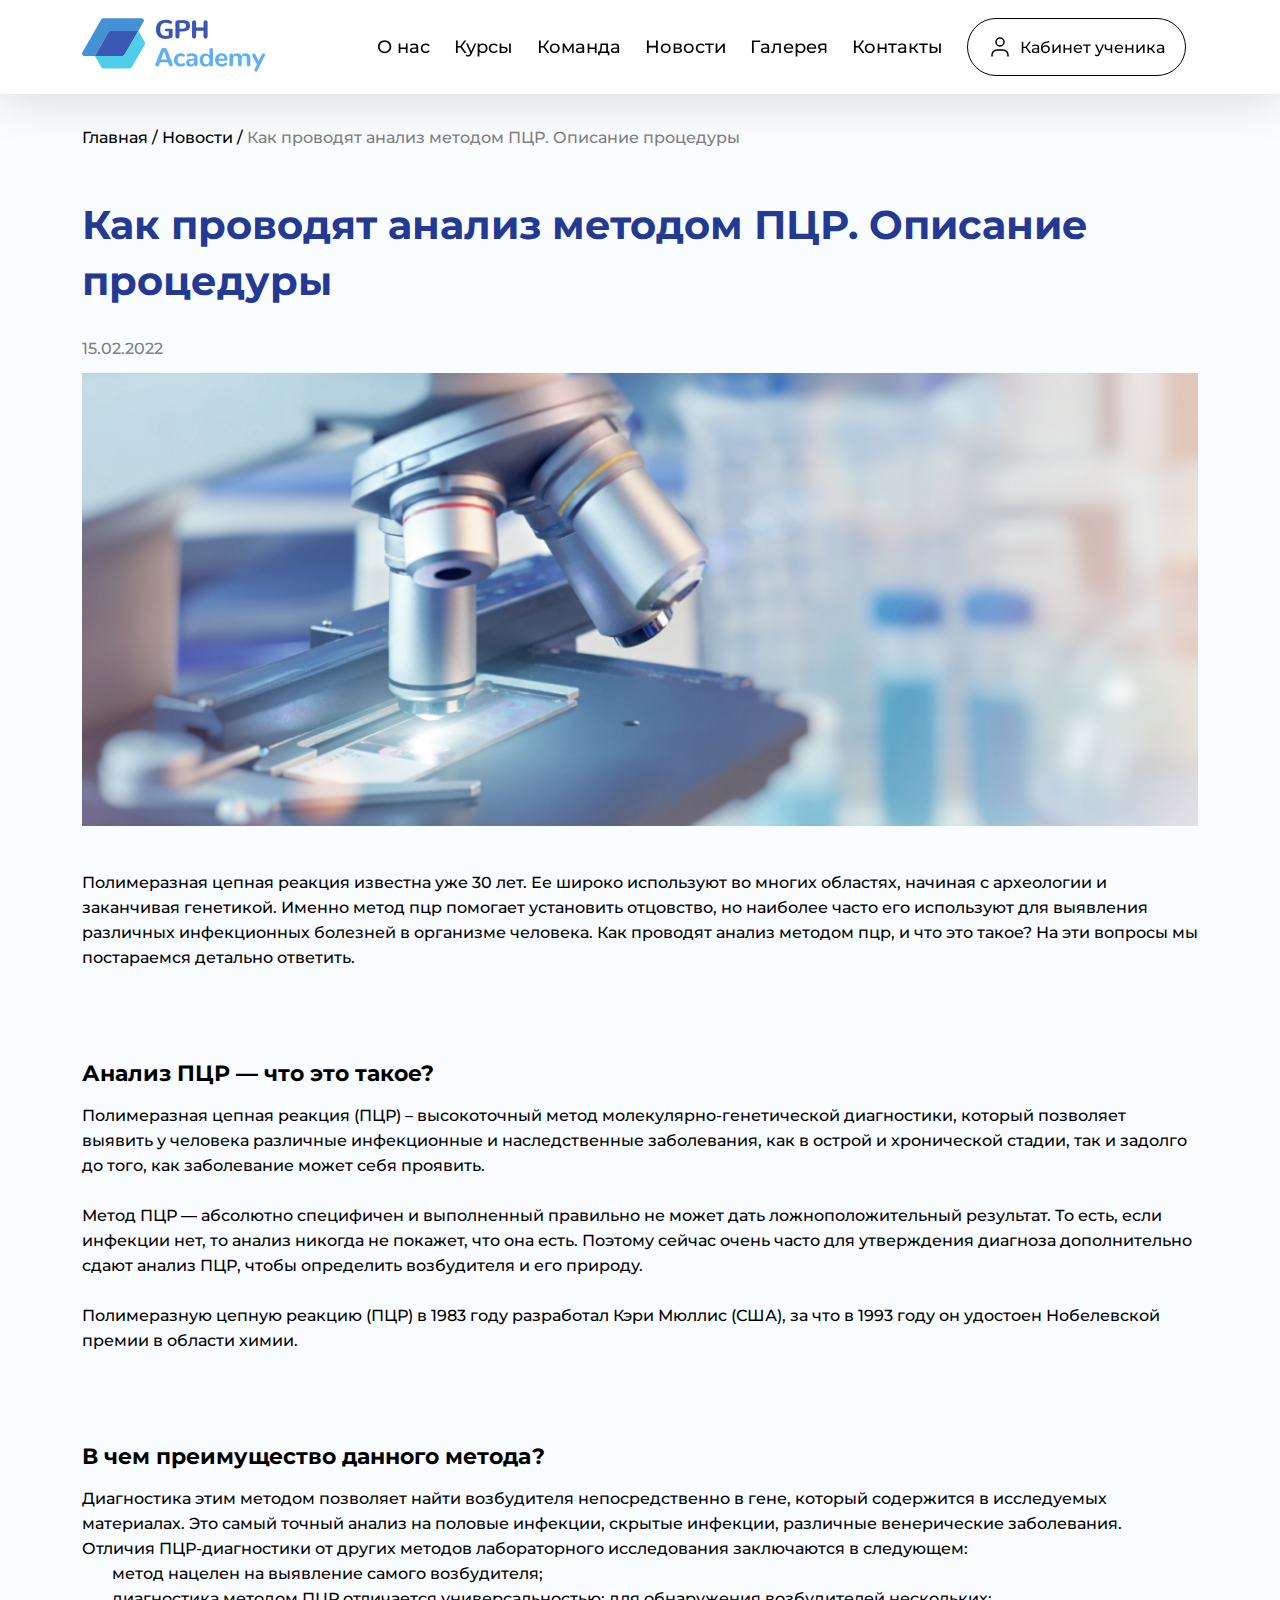
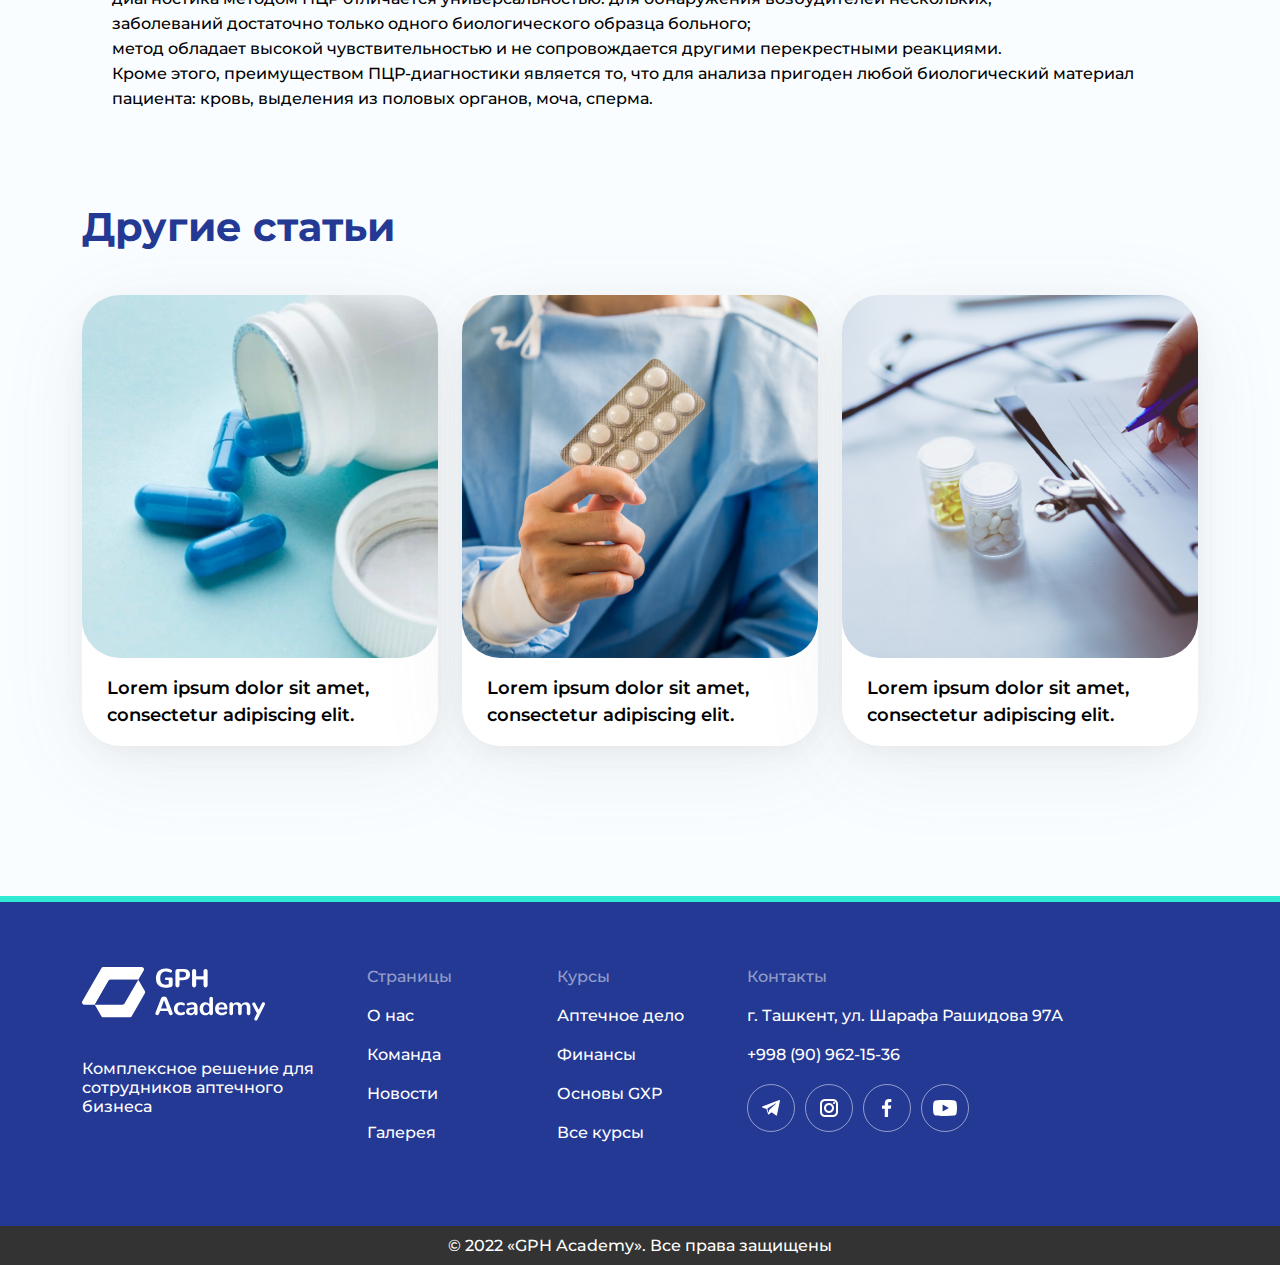
<file: articles.html>
<!DOCTYPE html>
<html lang="en">
<head>
    <meta charset="UTF-8">
    <meta http-equiv="X-UA-Compatible" content="IE=edge">
    <meta name="viewport" content="width=device-width, initial-scale=1.0">
    <title>Статьи</title>
    <link rel="stylesheet" href="css/bootstrap-grid.min.css">
    <link rel="stylesheet" href="css/style.css">
</head>
<body>
    <header class="header ">
        <nav class="header__nav container">
            <div class="logo">
                <a href="index.html"><img src="images/logo/logo.svg" alt=""></a>
            </div>
            <ul class="header__list">
                <li class="header__list_item"><a href="aboutus.html" class="item__link">О нас</a></li>
                <li class="header__list_item"><a href="courses.html" class="item__link">Курсы</a></li>
                <li class="header__list_item"><a href="team.html" class="item__link">Команда</a></li>
                <li class="header__list_item"><a href="news.html" class="item__link">Новости</a></li>
                <li class="header__list_item"><a href="#" class="item__link">Галерея</a></li>
                <li class="header__list_item"><a href="contacts.html" class="item__link">Контакты</a></li>
                <li class="header__list_item">
                    <div class="student-block">
                        <a href="" class="student-btn item__link">
                            <svg width="24" height="24" viewBox="0 0 24 24" fill="none"
                                xmlns="http://www.w3.org/2000/svg">
                                <path d="M20 21V20C20 17.2386 17.7614 15 15 15H9C6.23858 15 4 17.2386 4 20V21"
                                    stroke="black" stroke-width="1.5" stroke-linecap="round" stroke-linejoin="round" />
                                <path
                                    d="M12 11C14.2091 11 16 9.20914 16 7C16 4.79086 14.2091 3 12 3C9.79086 3 8 4.79086 8 7C8 9.20914 9.79086 11 12 11Z"
                                    stroke="black" stroke-width="1.5" stroke-linecap="round" stroke-linejoin="round" />
                            </svg> <span>Кабинет ученика</span>
                        </a>
                    </div>
                </li>
            </ul>
        </nav>
    </header>
    <div class="main">
        <div class="container">
            <div class="page-nav mb-50">
                <a href="#" class="item-link">Главная</a>&nbsp;/&nbsp;Новости&nbsp;/&nbsp;<span class="this-page">Как проводят анализ методом ПЦР. Описание процедуры
                </span>
            </div>
            <h2 class="main-header">Как проводят анализ методом ПЦР. Описание процедуры</h2>
            <p class="this-page date">15.02.2022</p>
            <div class="news-banner mb-40">
                <img src="images/news/articles-banner.png" alt="">
            </div>
            <div class="contact-text-block">
                <p>
                    Полимеразная цепная реакция известна уже 30 лет. Ее широко используют во многих областях, начиная с
                    археологии и заканчивая генетикой.
                    Именно метод пцр помогает установить отцовство, но наиболее часто его используют для выявления
                    различных инфекционных болезней в организме человека. Как проводят анализ методом пцр, и что это
                    такое? На эти вопросы мы постараемся детально ответить.
                </p>
            </div>
            
            <div class="contact-text-block mb-150">
                <h3 class="txt-block-heading">Анализ ПЦР — что это такое?</h3>
                <p>
                    Полимеразная цепная реакция (ПЦР) – высокоточный метод молекулярно-генетической диагностики, который
                    позволяет выявить у человека различные инфекционные и наследственные заболевания, как в острой и
                    хронической стадии, так и задолго до того, как заболевание может себя проявить.
                </p>
                </br>
                <p>
                    Метод ПЦР — абсолютно специфичен и выполненный правильно не может дать ложноположительный результат.
                    То есть, если инфекции нет, то анализ никогда не покажет, что она есть. Поэтому сейчас очень часто
                    для утверждения диагноза дополнительно сдают анализ ПЦР, чтобы определить возбудителя и его природу.
                </p>
                </br>
                <p>
                    Полимеразную цепную реакцию (ПЦР) в 1983 году разработал Кэри Мюллис (США), за что в 1993 году он
                    удостоен Нобелевской премии в области химии.
                </p>
            </div>
            <h3 class="txt-block-heading">В чем преимущество данного метода?</h3>
            <div class="contact-text-block">
               <p> Диагностика этим методом позволяет найти возбудителя непосредственно в гене, который содержится в
                исследуемых материалах. Это самый точный анализ на половые инфекции, скрытые инфекции, различные
                венерические заболевания. </p>

                <p>Отличия ПЦР-диагностики от других методов лабораторного исследования заключаются в следующем:</p>
                <ul>
                    <li> метод нацелен на выявление самого возбудителя;</li>
                    <li> диагностика методом ПЦР отличается универсальностью: для обнаружения возбудителей нескольких;
                    </li>
                    <li> заболеваний достаточно только одного биологического образца больного;</li>
                    <li> метод обладает высокой чувствительностью и не сопровождается другими перекрестными реакциями.
                    </li>
                    <li> Кроме этого, преимуществом ПЦР-диагностики является то, что для анализа пригоден любой
                        биологический материал пациента: кровь, выделения из половых органов, моча, сперма.</li>
                </ul>
            </div>
            <div class="news-block mb-150">
                <h2 class="main-header">Другие статьи</h2>
                <div class="row">
                    <div class="col-xl-4 col-md-6 col-sm-12">
                        <div class="employee-card">
                            <span><img src="images/news/news-1.png" alt=""></span>

                            <p class="news-p">
                                Lorem ipsum dolor sit amet, consectetur adipiscing elit.
                            </p>
                        </div>
                    </div>
                    <div class="col-xl-4 col-md-6 col-sm-12">
                        <div class="employee-card">
                            <span><img src="images/news/news-2.png" alt=""></span>

                            <p class="news-p">Lorem ipsum dolor sit amet, consectetur adipiscing elit.</p>
                        </div>
                    </div>
                    <div class="col-xl-4 col-md-6 col-sm-12">
                        <div class="employee-card">
                            <span><img src="images/news/news-3.png" alt=""></span>

                            <p class="news-p">Lorem ipsum dolor sit amet, consectetur adipiscing elit.</p>
                        </div>
                    </div>
                </div>
            </div>
        </div>
    </div>
    <footer class="footer">
        <div class="container">
            <div class="row">
                <div class="col-md-6 col-lg-3">
                    <div class="footer-logo">
                        <a href="#" class="footer-logo-link"><img src="images/footer-logo.svg" alt=""></a>
                        <p>Комплексное решение для сотрудников аптечного бизнеса</p>
                    </div>
                </div>
                <div class="col-md-6 col-lg-2">
                    <ul class="footer__nav">
                        <li class="footer__nav-li"><a href="" class="footer-head footer__nav-a">Страницы</a></li>
                        <li class="footer__nav-li"><a href="" class="footer__nav-a">О нас</a></li>
                        <li class="footer__nav-li"><a href="" class="footer__nav-a">Команда</a></li>
                        <li class="footer__nav-li"><a href="" class="footer__nav-a">Новости</a></li>
                        <li class="footer__nav-li"><a href="" class="footer__nav-a">Галерея</a></li>
                    </ul>
                </div>
                <div class="col-md-6 col-lg-2">
                    <ul class="footer__nav">
                        <li class="footer__nav-li"><a href="" class="footer-head footer__nav-a">Курсы</a></li>
                        <li class="footer__nav-li"><a href="" class="footer__nav-a">Аптечное дело</a></li>
                        <li class="footer__nav-li"><a href="" class="footer__nav-a">Финансы</a></li>
                        <li class="footer__nav-li"><a href="" class="footer__nav-a">Основы GXP</a></li>
                        <li class="footer__nav-li"><a href="" class="footer__nav-a">Все курсы</a></li>
                    </ul>
                </div>
                <div class="col-md-6 col-lg-4">
                    <ul class="footer__nav">
                        <li class="footer__nav-li"><a href="" class="footer-head footer__nav-a">Контакты</a></li>
                        <li class="footer__nav-li"><a href="" class="footer__nav-a">г. Ташкент, ул. Шарафа Рашидова
                                97А</a></li>
                        <li class="footer__nav-li"><a href="" class="footer__nav-a">+998 (90) 962-15-36</a></li>
                    </ul>
                    <ul class="social">
                        <li class="social-li">
                            <a href="" class="social-a">
                                <svg width="48" height="48" viewBox="0 0 48 48" fill="none" xmlns="http://www.w3.org/2000/svg">
                                    <path d="M15.3179 23.5147L19.4655 25.0627L21.0709 30.2255C21.1736 30.5562 21.5779 30.6784 21.8463 30.459L24.1582 28.5742C24.4006 28.3768 24.7457 28.3669 24.999 28.5508L29.1689 31.5782C29.456 31.7869 29.8627 31.6296 29.9347 31.2827L32.9894 16.5892C33.068 16.2102 32.6956 15.8941 32.3348 16.0336L15.3131 22.6001C14.893 22.7621 14.8967 23.3568 15.3179 23.5147ZM20.8121 24.2386L28.918 19.2462C29.0637 19.1568 29.2136 19.3537 29.0885 19.4698L22.3988 25.6882C22.1636 25.9071 22.012 26.2 21.969 26.5179L21.7411 28.2067C21.7109 28.4322 21.3942 28.4545 21.332 28.2363L20.4556 25.1568C20.3552 24.8056 20.5015 24.4304 20.8121 24.2386Z" fill="white"/>
                                    <rect x="0.5" y="0.5" width="47" height="47" rx="23.5" stroke="white" stroke-opacity="0.5"/>
                                    </svg>
                                    
                            </a>
                        </li>
                        <li class="social-li">
                            <a href="" class="social-a">
                                <svg width="48" height="48" viewBox="0 0 48 48" fill="none" xmlns="http://www.w3.org/2000/svg">
                                    <path d="M20 15C17.243 15 15 17.243 15 20V28C15 30.757 17.243 33 20 33H28C30.757 33 33 30.757 33 28V20C33 17.243 30.757 15 28 15H20ZM20 17H28C29.654 17 31 18.346 31 20V28C31 29.654 29.654 31 28 31H20C18.346 31 17 29.654 17 28V20C17 18.346 18.346 17 20 17ZM29 18C28.7348 18 28.4804 18.1054 28.2929 18.2929C28.1054 18.4804 28 18.7348 28 19C28 19.2652 28.1054 19.5196 28.2929 19.7071C28.4804 19.8946 28.7348 20 29 20C29.2652 20 29.5196 19.8946 29.7071 19.7071C29.8946 19.5196 30 19.2652 30 19C30 18.7348 29.8946 18.4804 29.7071 18.2929C29.5196 18.1054 29.2652 18 29 18ZM24 19C21.243 19 19 21.243 19 24C19 26.757 21.243 29 24 29C26.757 29 29 26.757 29 24C29 21.243 26.757 19 24 19ZM24 21C25.654 21 27 22.346 27 24C27 25.654 25.654 27 24 27C22.346 27 21 25.654 21 24C21 22.346 22.346 21 24 21Z" fill="white"/>
                                    <rect x="0.5" y="0.5" width="47" height="47" rx="23.5" stroke="white" stroke-opacity="0.5"/>
                                    </svg>
                                    
                            </a>
                        </li>
                        <li class="social-li">
                            <a href="" class="social-a">
                                <svg width="48" height="48" viewBox="0 0 48 48" fill="none" xmlns="http://www.w3.org/2000/svg">
                                    <path d="M25.0669 33V24.79H27.8216L28.2349 21.5894H25.0669V19.5463C25.0669 18.62 25.3231 17.9887 26.653 17.9887L28.3464 17.988V15.1253C28.0535 15.0873 27.0483 15 25.8783 15C23.4351 15 21.7625 16.4913 21.7625 19.2293V21.5894H18.9995V24.79H21.7625V33H25.0669Z" fill="white"/>
                                    <rect x="0.5" y="0.5" width="47" height="47" rx="23.5" stroke="white" stroke-opacity="0.5"/>
                                    </svg>
                                    
                            </a>
                        </li>
                        <li class="social-li">
                            <a href="" class="social-a">
                                <svg width="48" height="48" viewBox="0 0 48 48" fill="none" xmlns="http://www.w3.org/2000/svg">
                                    <g clip-path="url(#clip0_251_7352)">
                                    <path d="M35.4996 18.5071C35.3637 18.0223 35.099 17.5834 34.7336 17.2371C34.3579 16.8801 33.8974 16.6247 33.3956 16.4951C31.5176 16.0001 23.9936 16.0001 23.9936 16.0001C20.857 15.9644 17.7211 16.1214 14.6036 16.4701C14.1018 16.6093 13.6422 16.8704 13.2656 17.2301C12.8956 17.5861 12.6276 18.0251 12.4876 18.5061C12.1513 20.3178 11.9879 22.1574 11.9996 24.0001C11.9876 25.8411 12.1506 27.6801 12.4876 29.4941C12.6246 29.9731 12.8916 30.4101 13.2626 30.7631C13.6336 31.1161 14.0956 31.3711 14.6036 31.5061C16.5066 32.0001 23.9936 32.0001 23.9936 32.0001C27.1343 32.0358 30.2742 31.8789 33.3956 31.5301C33.8974 31.4004 34.3579 31.1451 34.7336 30.7881C35.0989 30.4418 35.3633 30.0029 35.4986 29.5181C35.8437 27.707 36.0115 25.8667 35.9996 24.0231C36.0256 22.1717 35.858 20.3226 35.4996 18.5061V18.5071ZM21.6016 27.4241V20.5771L27.8616 24.0011L21.6016 27.4241Z" fill="white"/>
                                    </g>
                                    <rect x="0.5" y="0.5" width="47" height="47" rx="23.5" stroke="white" stroke-opacity="0.5"/>
                                    <defs>
                                    <clipPath id="clip0_251_7352">
                                    <rect width="24" height="24" fill="white" transform="translate(12 12)"/>
                                    </clipPath>
                                    </defs>
                                    </svg>
                                    
                            </a>
                        </li>
                    </ul>
                </div>
            </div>
        </div>
        <div class="rights">
            <p>© 2022 «GPH Academy». Все права защищены</p>
        </div>
    </footer>
</body>
</html>
</file>
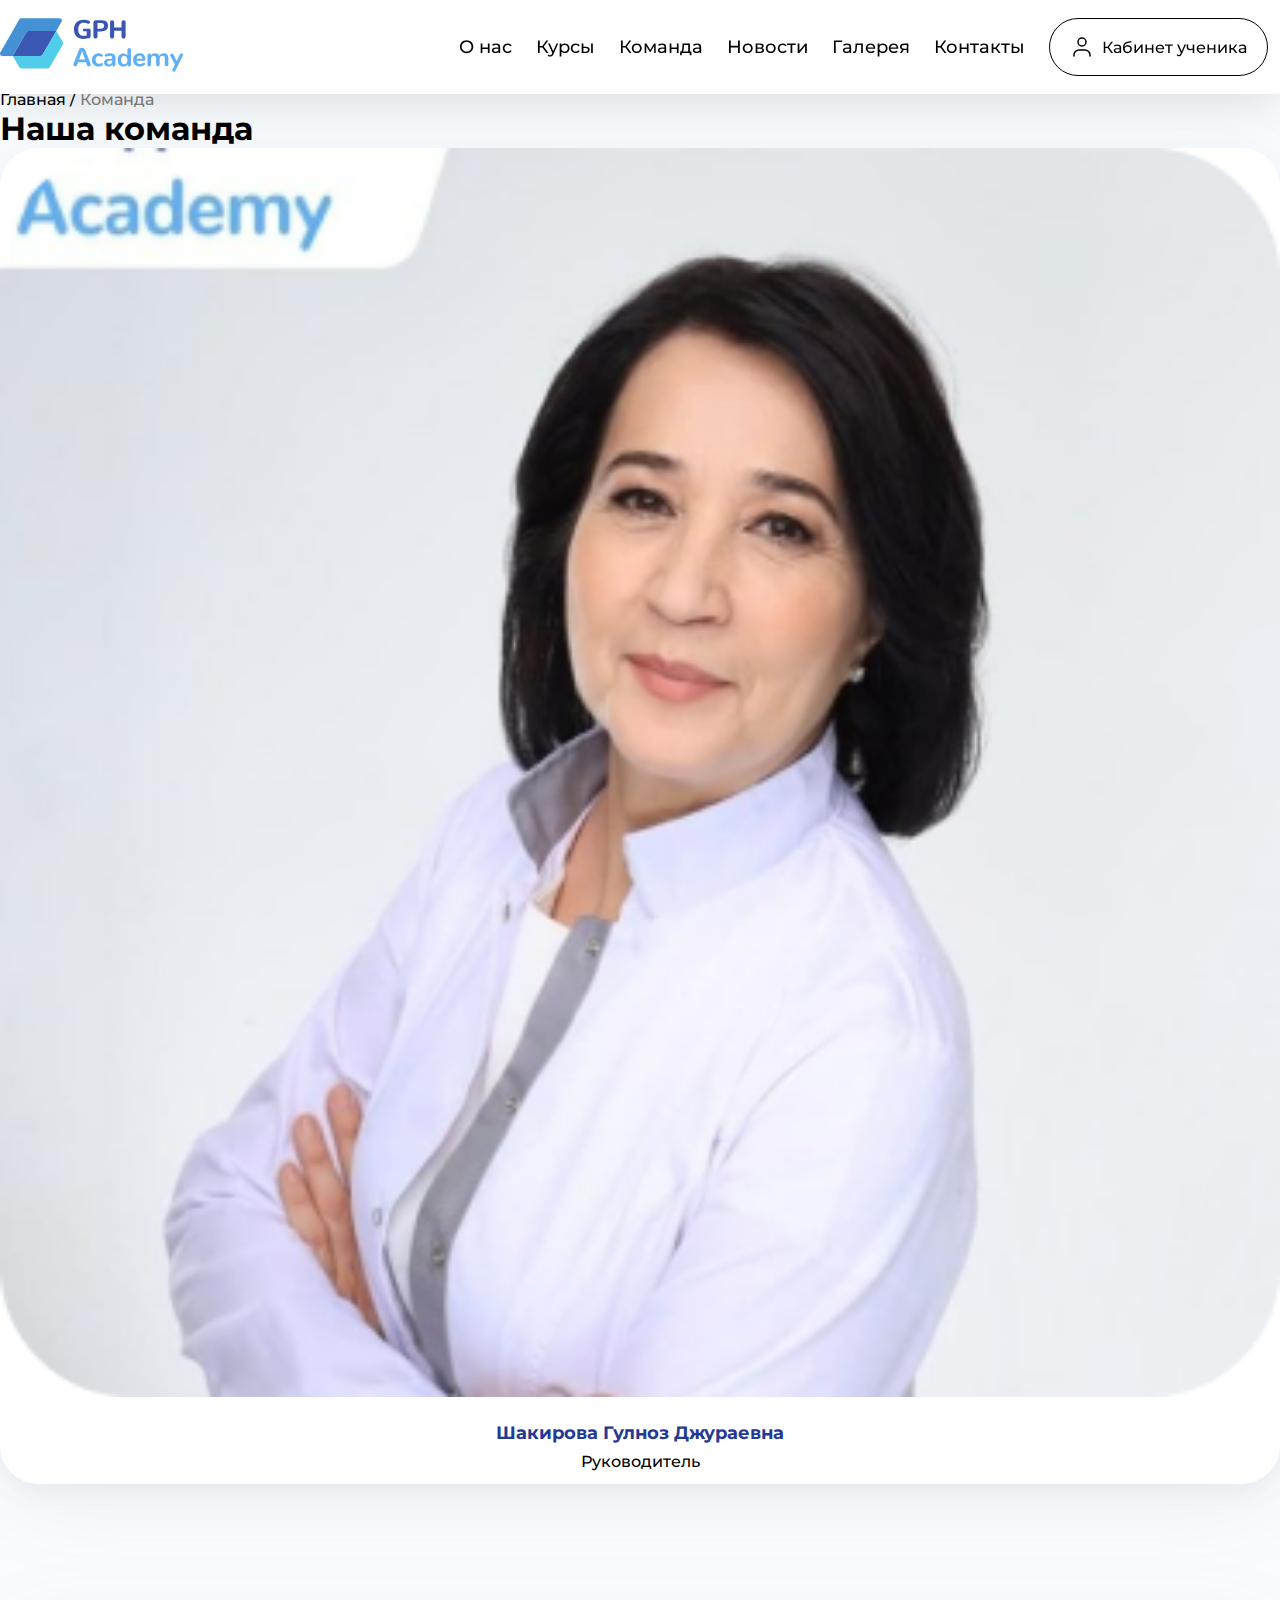
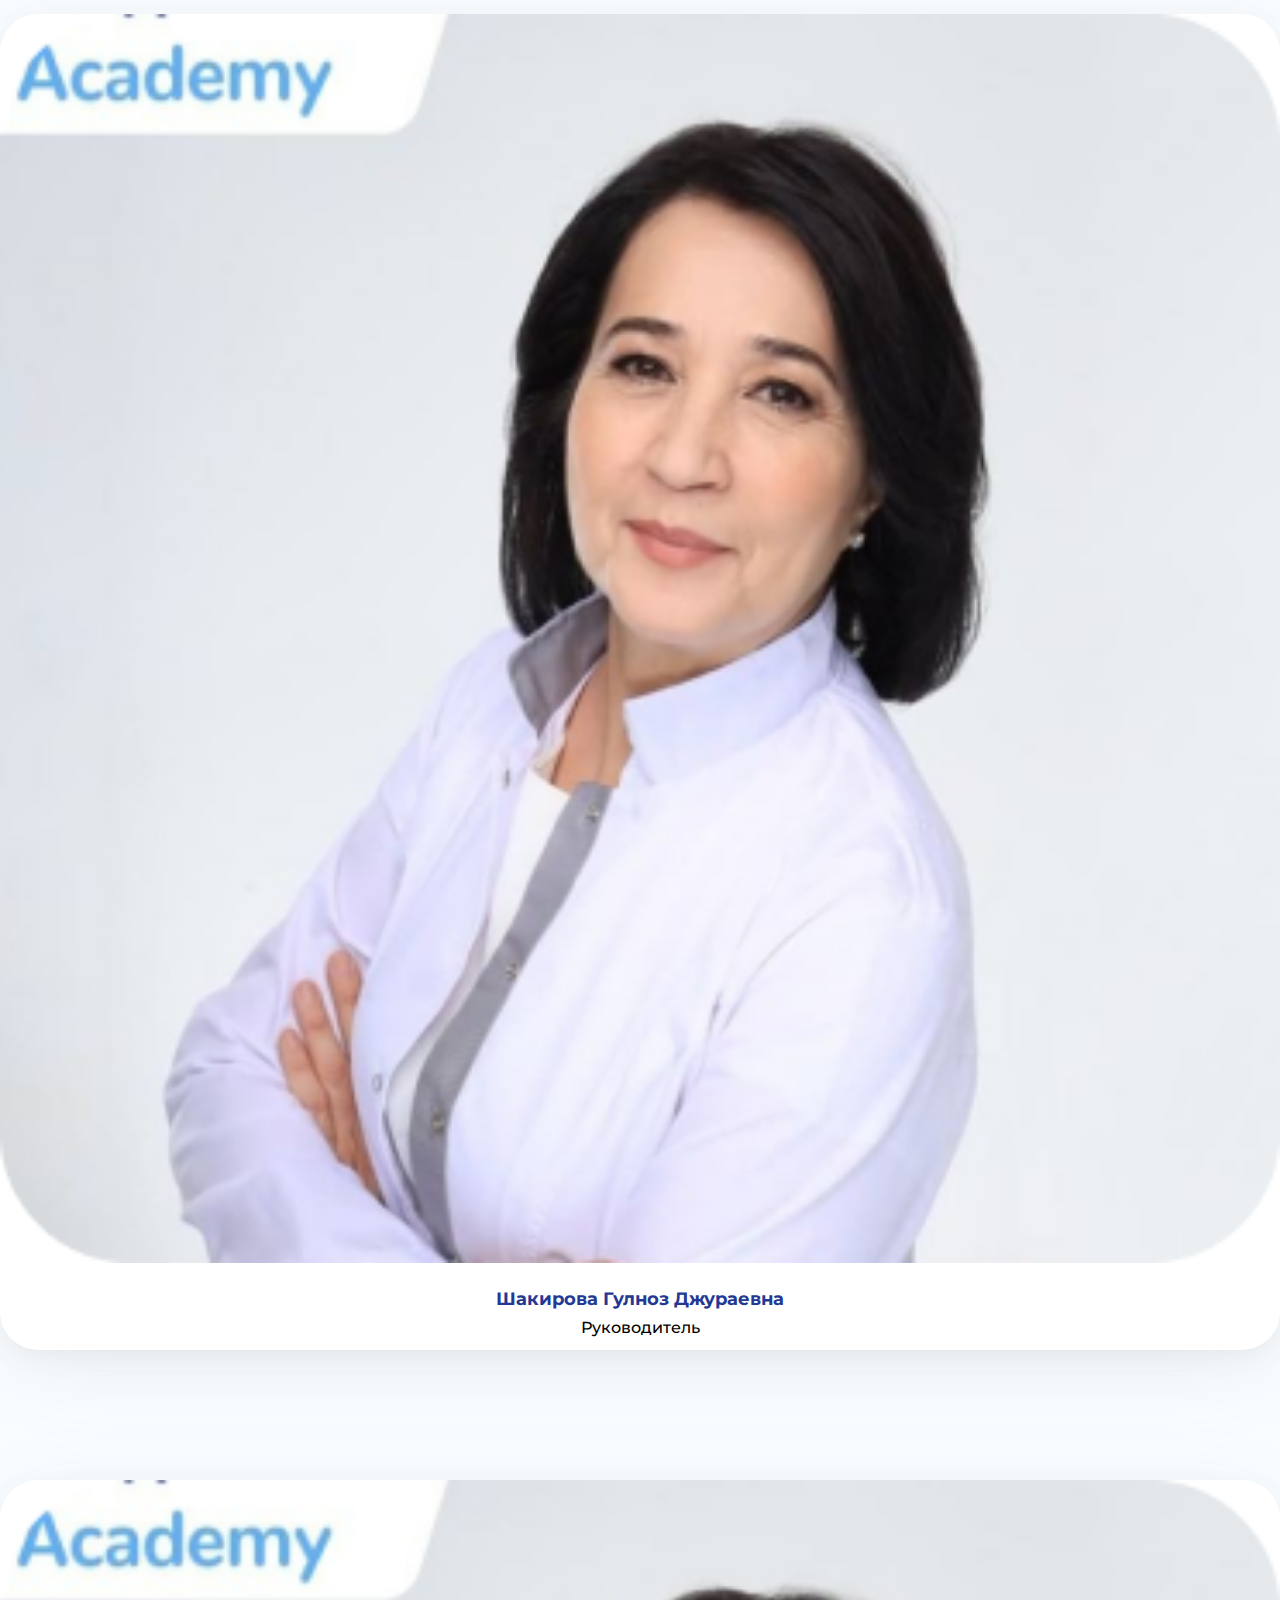
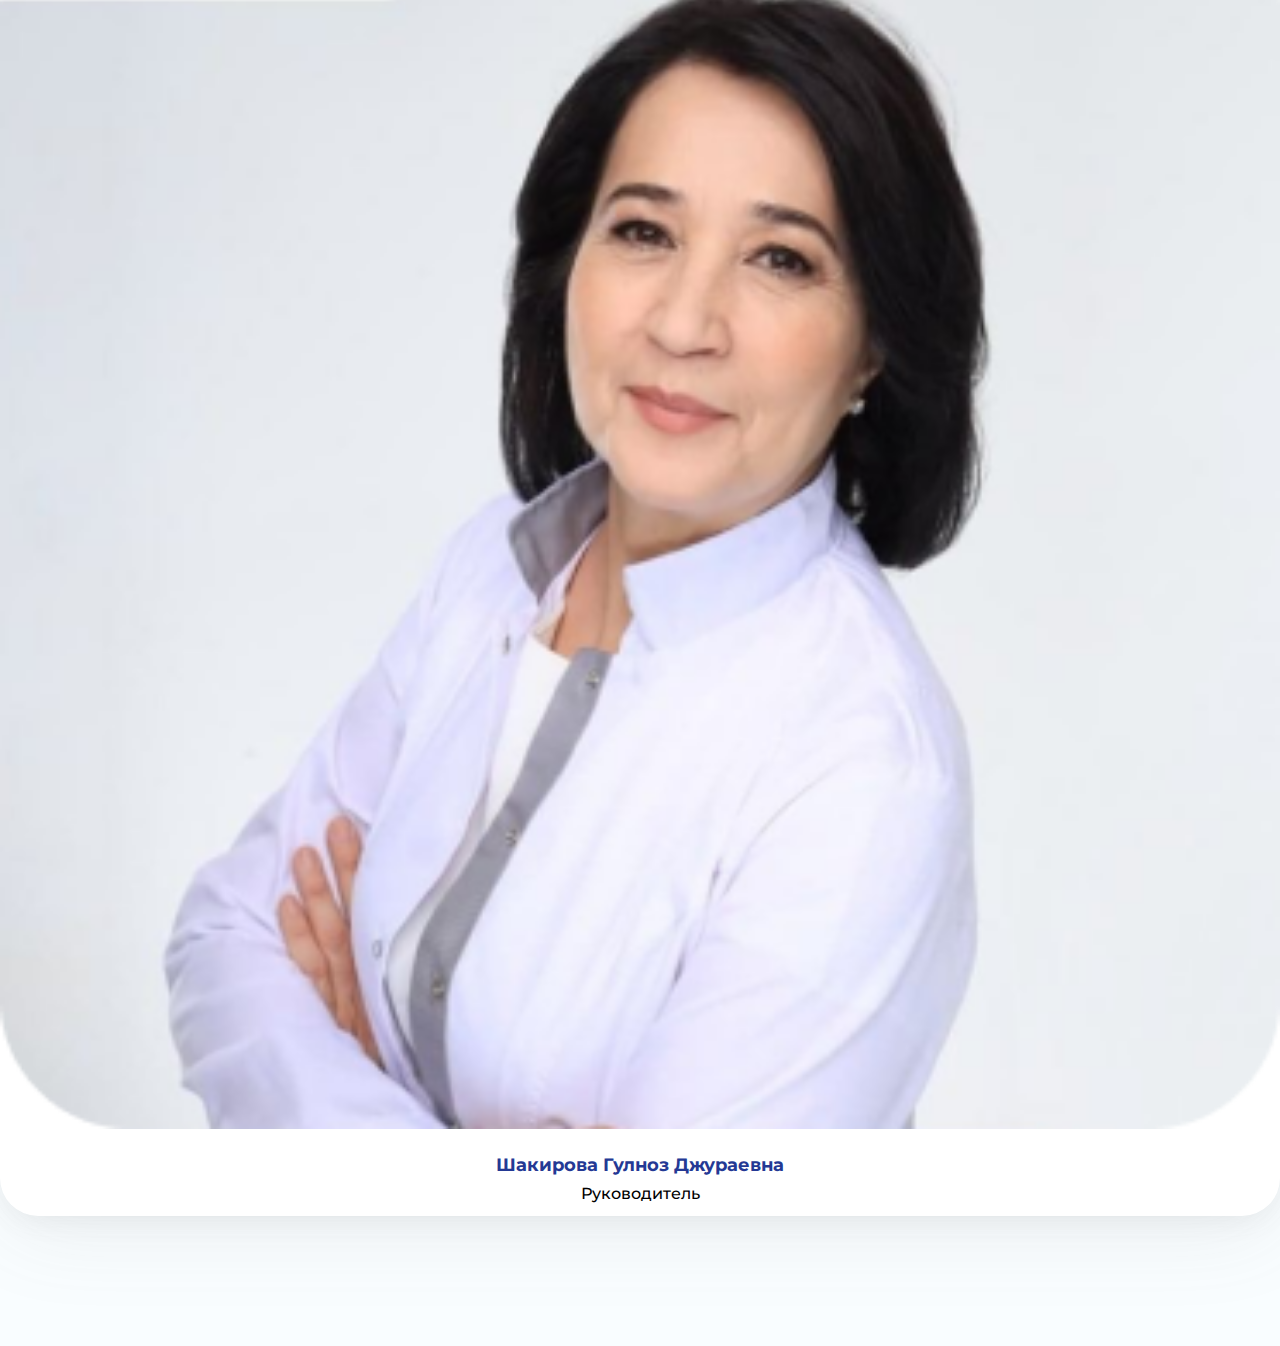
<file: command.html>
<!DOCTYPE html>
<html lang="en">
<head>
    <meta charset="UTF-8">
    <meta http-equiv="X-UA-Compatible" content="IE=edge">
    <meta name="viewport" content="width=device-width, initial-scale=1.0">
    <title>Document</title>
    <link rel="stylesheet" href="css/bootstrap-grid.min.css">
    <link rel="stylesheet" href="css/style.css">
</head>
<body>
    <header class="header">
        <nav class="header__nav">
            <div class="logo">
                <a href="#"><img src="images/logo.svg" alt=""></a>
            </div>
            <ul class="header__list">
                <li class="header__list_item"><a href="#" class="item__link">О нас</a></li>
                <li class="header__list_item"><a href="#" class="item__link">Курсы</a></li>
                <li class="header__list_item"><a href="#" class="item__link">Команда</a></li>
                <li class="header__list_item"><a href="#" class="item__link">Новости</a></li>
                <li class="header__list_item"><a href="#" class="item__link">Галерея</a></li>
                <li class="header__list_item"><a href="#" class="item__link">Контакты</a></li>
                <li class="header__list_item">
                <div class="student-block">
                    <a href="" class="student-btn item__link">
                        <svg width="24" height="24" viewBox="0 0 24 24" fill="none" xmlns="http://www.w3.org/2000/svg">
                            <path d="M20 21V20C20 17.2386 17.7614 15 15 15H9C6.23858 15 4 17.2386 4 20V21" stroke="black" stroke-width="1.5" stroke-linecap="round" stroke-linejoin="round"/>
                            <path d="M12 11C14.2091 11 16 9.20914 16 7C16 4.79086 14.2091 3 12 3C9.79086 3 8 4.79086 8 7C8 9.20914 9.79086 11 12 11Z" stroke="black" stroke-width="1.5" stroke-linecap="round" stroke-linejoin="round"/>
                            </svg> <span>Кабинет ученика</span>
                    </a>
                </div>
            </li>
            </ul>
        </nav>
       </header>
       <div class="main">
           <div class="partition-path">
           <a href="#" class="item__link">Главная</a>&nbsp;/&nbsp;<a href="#" class="this-page">Команда</a>
           </div>
           <h1 class="main__header">Наша команда</h1>
           <div class="content">
               <div class="employee-card">
                   <img src="images/employee.png" alt="">
                   <p class="employee-name">Шакирова Гулноз Джураевна</p>
                   <p class="employee-position">Руководитель</p>
               </div>
               <div class="employee-card">
                <img src="images/employee.png" alt="">
                <p class="employee-name">Шакирова Гулноз Джураевна</p>
                <p class="employee-position">Руководитель</p>
            </div>
            <div class="employee-card">
                <img src="images/employee.png" alt="">
                <p class="employee-name">Шакирова Гулноз Джураевна</p>
                <p class="employee-position">Руководитель</p>
            </div>
           </div>
       </div>
</body>
</html>
</file>
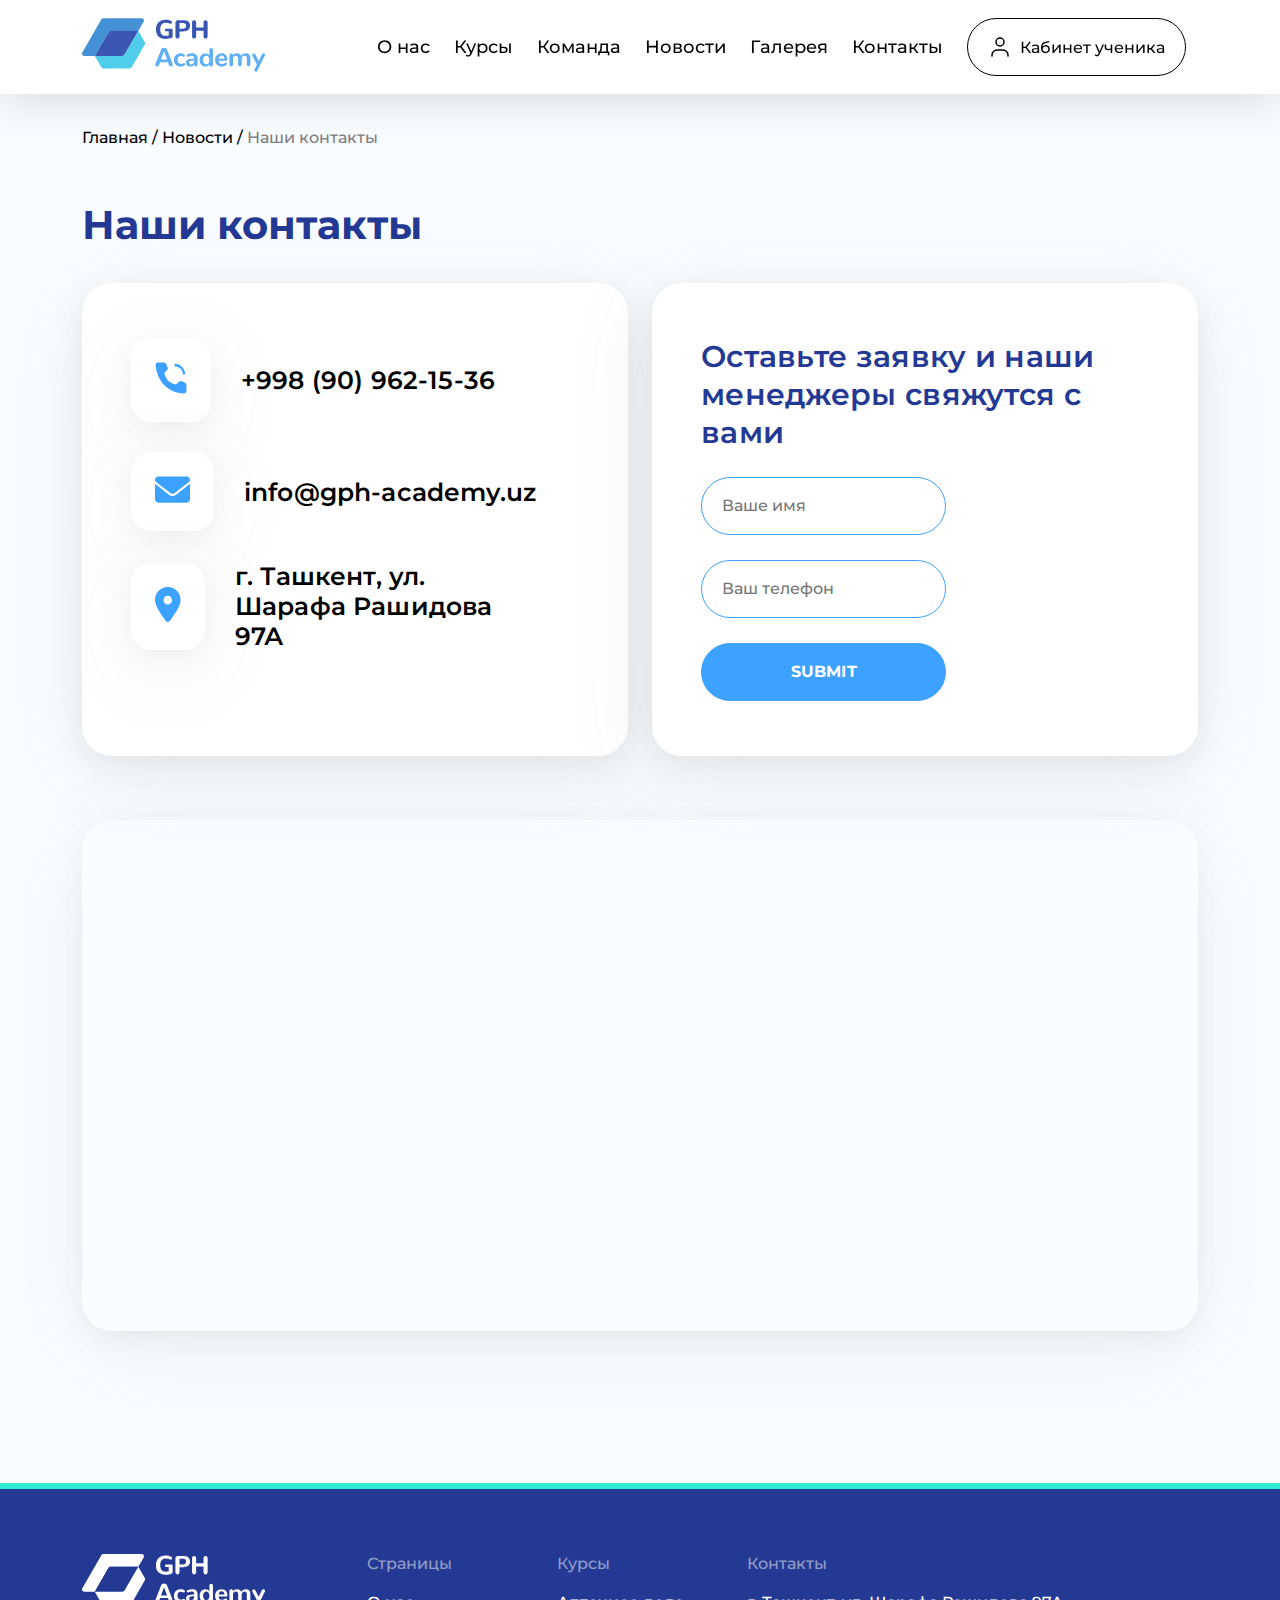
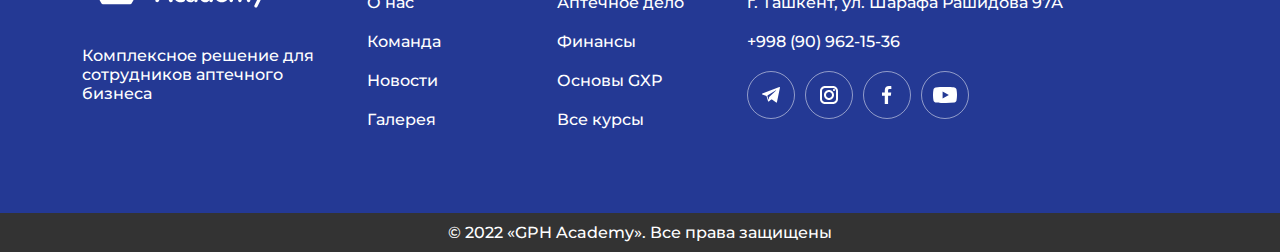
<file: contacts.html>
<!DOCTYPE html>
<html lang="en">
<head>
    <meta charset="UTF-8">
    <meta http-equiv="X-UA-Compatible" content="IE=edge">
    <meta name="viewport" content="width=device-width, initial-scale=1.0">
    <title>Наши контакты</title>
    <link rel="stylesheet" href="css/bootstrap-grid.min.css">
    <link rel="stylesheet" href="css/style.css">
</head>
<body>
    <header class="header ">
        <nav class="header__nav container">
            <div class="logo">
                <a href="index.html"><img src="images/logo/logo.svg" alt=""></a>
            </div>
            <ul class="header__list">
                <li class="header__list_item"><a href="aboutus.html" class="item__link">О нас</a></li>
                <li class="header__list_item"><a href="courses.html" class="item__link">Курсы</a></li>
                <li class="header__list_item"><a href="team.html" class="item__link">Команда</a></li>
                <li class="header__list_item"><a href="news.html" class="item__link">Новости</a></li>
                <li class="header__list_item"><a href="#" class="item__link">Галерея</a></li>
                <li class="header__list_item"><a href="contacts.html" class="item__link">Контакты</a></li>
                <li class="header__list_item">
                    <div class="student-block">
                        <a href="" class="student-btn item__link">
                            <svg width="24" height="24" viewBox="0 0 24 24" fill="none"
                                xmlns="http://www.w3.org/2000/svg">
                                <path d="M20 21V20C20 17.2386 17.7614 15 15 15H9C6.23858 15 4 17.2386 4 20V21"
                                    stroke="black" stroke-width="1.5" stroke-linecap="round" stroke-linejoin="round" />
                                <path
                                    d="M12 11C14.2091 11 16 9.20914 16 7C16 4.79086 14.2091 3 12 3C9.79086 3 8 4.79086 8 7C8 9.20914 9.79086 11 12 11Z"
                                    stroke="black" stroke-width="1.5" stroke-linecap="round" stroke-linejoin="round" />
                            </svg> <span>Кабинет ученика</span>
                        </a>
                    </div>
                </li>
            </ul>
        </nav>
    </header>
    <div class="main">
        <div class="container">
            <div class="page-nav mb-50">
                <a href="#" class="item-link">Главная</a>&nbsp;/&nbsp;Новости&nbsp;/&nbsp;<span class="this-page">Наши контакты
                </span>
            </div>
            <h2 class="main-header">Наши контакты</h2>
            <div class="row">
                <div class="col-xl-6">
                    <div class="contact-block">
                        <div class="phone-block">
                            <div class="phone-block__p mb-30">
                                <span class="phone-block__svg"><svg width="32" height="32" viewBox="0 0 32 32"
                                        fill="none" xmlns="http://www.w3.org/2000/svg">
                                        <path
                                            d="M30.2498 12.4375H27.8748C27.8723 10.2337 26.9957 8.12081 25.4374 6.56246C23.879 5.00411 21.7662 4.12752 19.5623 4.12501V1.75001C22.3959 1.75315 25.1125 2.88016 27.1161 4.88378C29.1197 6.88739 30.2467 9.60397 30.2498 12.4375ZM21.1453 22.5099L23.8053 19.8499C24.1613 19.4937 24.6141 19.2499 25.1074 19.1486C25.6007 19.0473 26.1129 19.0929 26.5805 19.2799L29.82 20.5766C30.2974 20.7677 30.7067 21.0974 30.995 21.5233C31.2833 21.9491 31.4374 22.4516 31.4373 22.9659V28.8571C31.4382 29.2072 31.3675 29.5539 31.2298 29.8758C31.092 30.1977 30.89 30.4881 30.6361 30.7292C30.3822 30.9703 30.0817 31.1571 29.7531 31.278C29.4245 31.399 29.0747 31.4517 28.7251 31.4328C6.01771 30.0196 1.43159 10.7869 0.580152 3.42201C0.538914 3.06195 0.574372 2.69725 0.684193 2.35188C0.794014 2.00651 0.97571 1.68831 1.21733 1.41819C1.45895 1.14808 1.75502 0.932186 2.08606 0.784704C2.4171 0.637222 2.77562 0.561497 3.13803 0.56251H8.92471C9.43898 0.562494 9.94146 0.716566 10.3673 1.00485C10.7932 1.29314 11.1229 1.70242 11.314 2.17989L12.6095 5.41939C12.7965 5.88699 12.8421 6.39918 12.7408 6.89248C12.6395 7.38579 12.3957 7.83852 12.0395 8.19457L9.37953 10.8546C9.37953 10.8546 10.8544 21.2238 21.1453 22.5099Z"
                                            fill="#3DA2FF" />
                                    </svg> </span>
                                <p class="phone-block__contact">+998 (90) 962-15-36</p>
                            </div>
                            <div class="phone-block__p mb-30">
                                <span class="phone-block__svg"><svg width="35" height="27" viewBox="0 0 35 27"
                                        fill="none" xmlns="http://www.w3.org/2000/svg">
                                        <path
                                            d="M17.5 20.0625C16.37 20.0625 15.24 19.6919 14.2762 18.9407L0 7.83984V23.3438C0 25.1553 1.46904 26.625 3.28125 26.625H31.7188C33.531 26.625 35 25.156 35 23.3438V7.83984L20.7266 18.9482C19.7627 19.6934 18.6279 20.0625 17.5 20.0625ZM1.11357 5.93262L15.6194 17.2188C16.7262 18.0801 18.2766 18.0801 19.3833 17.2188L33.8892 5.93262C34.5283 5.38574 35 4.54492 35 3.65625C35 1.84404 33.5303 0.375 31.7188 0.375H3.28125C1.46904 0.375 0 1.84404 0 3.65625C0 4.54492 0.41084 5.38574 1.11357 5.93262Z"
                                            fill="#3DA2FF" />
                                    </svg> </span>
                                <p class="phone-block__contact">info@gph-academy.uz</p>
                            </div>
                            <div class="phone-block__p">
                                <span class="phone-block__svg"><svg width="26" height="35" viewBox="0 0 26 35"
                                        fill="none" xmlns="http://www.w3.org/2000/svg">
                                        <path
                                            d="M11.2243 34.2135C7.74295 29.8135 0 19.1492 0 13.1591C0 5.89142 5.73285 0 12.8049 0C19.8742 0 25.6098 5.89142 25.6098 13.1591C25.6098 19.1492 17.8068 29.8135 14.3855 34.2135C13.5652 35.2621 12.0446 35.2621 11.2243 34.2135ZM12.8049 17.5454C15.1591 17.5454 17.0732 15.5784 17.0732 13.1591C17.0732 10.7397 15.1591 8.7727 12.8049 8.7727C10.4506 8.7727 8.53659 10.7397 8.53659 13.1591C8.53659 15.5784 10.4506 17.5454 12.8049 17.5454Z"
                                            fill="#3DA2FF" />
                                    </svg></span>
                                <p class="phone-block__contact">г. Ташкент, ул. Шарафа Рашидова 97А</p>
                            </div>
                        </div>
                    </div>
                </div>
                <div class="col-xl-6">
                    <div class="contact-block">
                        <h4 class="form-header">Оставьте заявку и наши менеджеры свяжутся с вами</h4>
                        <div class="form-block">
                            <form action="" class="form">
                                <input type="text" class="form-input" placeholder="Ваше имя">
                                <input type="phone" class="form-input" placeholder="Ваш телефон">
                                <input type="submit" class="submit-btn">
                            </form>
                        </div>
                    </div>
                </div>
            </div>
            <div class="map">
                <div class="mapouter"><div class="gmap_canvas"><iframe width="100%" height="511" id="gmap_canvas" src="https://maps.google.com/maps?q=%D0%B3.%20%D0%A2%D0%B0%D1%88%D0%BA%D0%B5%D0%BD%D1%82,%20%D1%83%D0%BB.%20%D0%A8%D0%B0%D1%80%D0%B0%D1%84%D0%B0%20%D0%A0%D0%B0%D1%88%D0%B8%D0%B4%D0%BE%D0%B2%D0%B0%2097%D0%90&t=&z=13&ie=UTF8&iwloc=&output=embed" frameborder="0" scrolling="no" marginheight="0" marginwidth="0"></iframe><a href="https://www.whatismyip-address.com"></a><br><a href="https://www.embedgooglemap.net">how to insert google map into website</a></div></div>
            </div>
        </div>
    </div>
    <footer class="footer">
        <div class="container">
            <div class="row">
                <div class="col-md-6 col-lg-3">
                    <div class="footer-logo">
                        <a href="#" class="footer-logo-link"><img src="images/footer-logo.svg" alt=""></a>
                        <p>Комплексное решение для сотрудников аптечного бизнеса</p>
                    </div>
                </div>
                <div class="col-md-6 col-lg-2">
                    <ul class="footer__nav">
                        <li class="footer__nav-li"><a href="" class="footer-head footer__nav-a">Страницы</a></li>
                        <li class="footer__nav-li"><a href="" class="footer__nav-a">О нас</a></li>
                        <li class="footer__nav-li"><a href="" class="footer__nav-a">Команда</a></li>
                        <li class="footer__nav-li"><a href="" class="footer__nav-a">Новости</a></li>
                        <li class="footer__nav-li"><a href="" class="footer__nav-a">Галерея</a></li>
                    </ul>
                </div>
                <div class="col-md-6 col-lg-2">
                    <ul class="footer__nav">
                        <li class="footer__nav-li"><a href="" class="footer-head footer__nav-a">Курсы</a></li>
                        <li class="footer__nav-li"><a href="" class="footer__nav-a">Аптечное дело</a></li>
                        <li class="footer__nav-li"><a href="" class="footer__nav-a">Финансы</a></li>
                        <li class="footer__nav-li"><a href="" class="footer__nav-a">Основы GXP</a></li>
                        <li class="footer__nav-li"><a href="" class="footer__nav-a">Все курсы</a></li>
                    </ul>
                </div>
                <div class="col-md-6 col-lg-4">
                    <ul class="footer__nav">
                        <li class="footer__nav-li"><a href="" class="footer-head footer__nav-a">Контакты</a></li>
                        <li class="footer__nav-li"><a href="" class="footer__nav-a">г. Ташкент, ул. Шарафа Рашидова
                                97А</a></li>
                        <li class="footer__nav-li"><a href="" class="footer__nav-a">+998 (90) 962-15-36</a></li>
                    </ul>
                    <ul class="social">
                        <li class="social-li">
                            <a href="" class="social-a">
                                <svg width="48" height="48" viewBox="0 0 48 48" fill="none" xmlns="http://www.w3.org/2000/svg">
                                    <path d="M15.3179 23.5147L19.4655 25.0627L21.0709 30.2255C21.1736 30.5562 21.5779 30.6784 21.8463 30.459L24.1582 28.5742C24.4006 28.3768 24.7457 28.3669 24.999 28.5508L29.1689 31.5782C29.456 31.7869 29.8627 31.6296 29.9347 31.2827L32.9894 16.5892C33.068 16.2102 32.6956 15.8941 32.3348 16.0336L15.3131 22.6001C14.893 22.7621 14.8967 23.3568 15.3179 23.5147ZM20.8121 24.2386L28.918 19.2462C29.0637 19.1568 29.2136 19.3537 29.0885 19.4698L22.3988 25.6882C22.1636 25.9071 22.012 26.2 21.969 26.5179L21.7411 28.2067C21.7109 28.4322 21.3942 28.4545 21.332 28.2363L20.4556 25.1568C20.3552 24.8056 20.5015 24.4304 20.8121 24.2386Z" fill="white"/>
                                    <rect x="0.5" y="0.5" width="47" height="47" rx="23.5" stroke="white" stroke-opacity="0.5"/>
                                    </svg>
                                    
                            </a>
                        </li>
                        <li class="social-li">
                            <a href="" class="social-a">
                                <svg width="48" height="48" viewBox="0 0 48 48" fill="none" xmlns="http://www.w3.org/2000/svg">
                                    <path d="M20 15C17.243 15 15 17.243 15 20V28C15 30.757 17.243 33 20 33H28C30.757 33 33 30.757 33 28V20C33 17.243 30.757 15 28 15H20ZM20 17H28C29.654 17 31 18.346 31 20V28C31 29.654 29.654 31 28 31H20C18.346 31 17 29.654 17 28V20C17 18.346 18.346 17 20 17ZM29 18C28.7348 18 28.4804 18.1054 28.2929 18.2929C28.1054 18.4804 28 18.7348 28 19C28 19.2652 28.1054 19.5196 28.2929 19.7071C28.4804 19.8946 28.7348 20 29 20C29.2652 20 29.5196 19.8946 29.7071 19.7071C29.8946 19.5196 30 19.2652 30 19C30 18.7348 29.8946 18.4804 29.7071 18.2929C29.5196 18.1054 29.2652 18 29 18ZM24 19C21.243 19 19 21.243 19 24C19 26.757 21.243 29 24 29C26.757 29 29 26.757 29 24C29 21.243 26.757 19 24 19ZM24 21C25.654 21 27 22.346 27 24C27 25.654 25.654 27 24 27C22.346 27 21 25.654 21 24C21 22.346 22.346 21 24 21Z" fill="white"/>
                                    <rect x="0.5" y="0.5" width="47" height="47" rx="23.5" stroke="white" stroke-opacity="0.5"/>
                                    </svg>
                                    
                            </a>
                        </li>
                        <li class="social-li">
                            <a href="" class="social-a">
                                <svg width="48" height="48" viewBox="0 0 48 48" fill="none" xmlns="http://www.w3.org/2000/svg">
                                    <path d="M25.0669 33V24.79H27.8216L28.2349 21.5894H25.0669V19.5463C25.0669 18.62 25.3231 17.9887 26.653 17.9887L28.3464 17.988V15.1253C28.0535 15.0873 27.0483 15 25.8783 15C23.4351 15 21.7625 16.4913 21.7625 19.2293V21.5894H18.9995V24.79H21.7625V33H25.0669Z" fill="white"/>
                                    <rect x="0.5" y="0.5" width="47" height="47" rx="23.5" stroke="white" stroke-opacity="0.5"/>
                                    </svg>
                                    
                            </a>
                        </li>
                        <li class="social-li">
                            <a href="" class="social-a">
                                <svg width="48" height="48" viewBox="0 0 48 48" fill="none" xmlns="http://www.w3.org/2000/svg">
                                    <g clip-path="url(#clip0_251_7352)">
                                    <path d="M35.4996 18.5071C35.3637 18.0223 35.099 17.5834 34.7336 17.2371C34.3579 16.8801 33.8974 16.6247 33.3956 16.4951C31.5176 16.0001 23.9936 16.0001 23.9936 16.0001C20.857 15.9644 17.7211 16.1214 14.6036 16.4701C14.1018 16.6093 13.6422 16.8704 13.2656 17.2301C12.8956 17.5861 12.6276 18.0251 12.4876 18.5061C12.1513 20.3178 11.9879 22.1574 11.9996 24.0001C11.9876 25.8411 12.1506 27.6801 12.4876 29.4941C12.6246 29.9731 12.8916 30.4101 13.2626 30.7631C13.6336 31.1161 14.0956 31.3711 14.6036 31.5061C16.5066 32.0001 23.9936 32.0001 23.9936 32.0001C27.1343 32.0358 30.2742 31.8789 33.3956 31.5301C33.8974 31.4004 34.3579 31.1451 34.7336 30.7881C35.0989 30.4418 35.3633 30.0029 35.4986 29.5181C35.8437 27.707 36.0115 25.8667 35.9996 24.0231C36.0256 22.1717 35.858 20.3226 35.4996 18.5061V18.5071ZM21.6016 27.4241V20.5771L27.8616 24.0011L21.6016 27.4241Z" fill="white"/>
                                    </g>
                                    <rect x="0.5" y="0.5" width="47" height="47" rx="23.5" stroke="white" stroke-opacity="0.5"/>
                                    <defs>
                                    <clipPath id="clip0_251_7352">
                                    <rect width="24" height="24" fill="white" transform="translate(12 12)"/>
                                    </clipPath>
                                    </defs>
                                    </svg>
                                    
                            </a>
                        </li>
                    </ul>
                </div>
            </div>
        </div>
        <div class="rights">
            <p>© 2022 «GPH Academy». Все права защищены</p>
        </div>
    </footer>
</body>
</html>
</file>
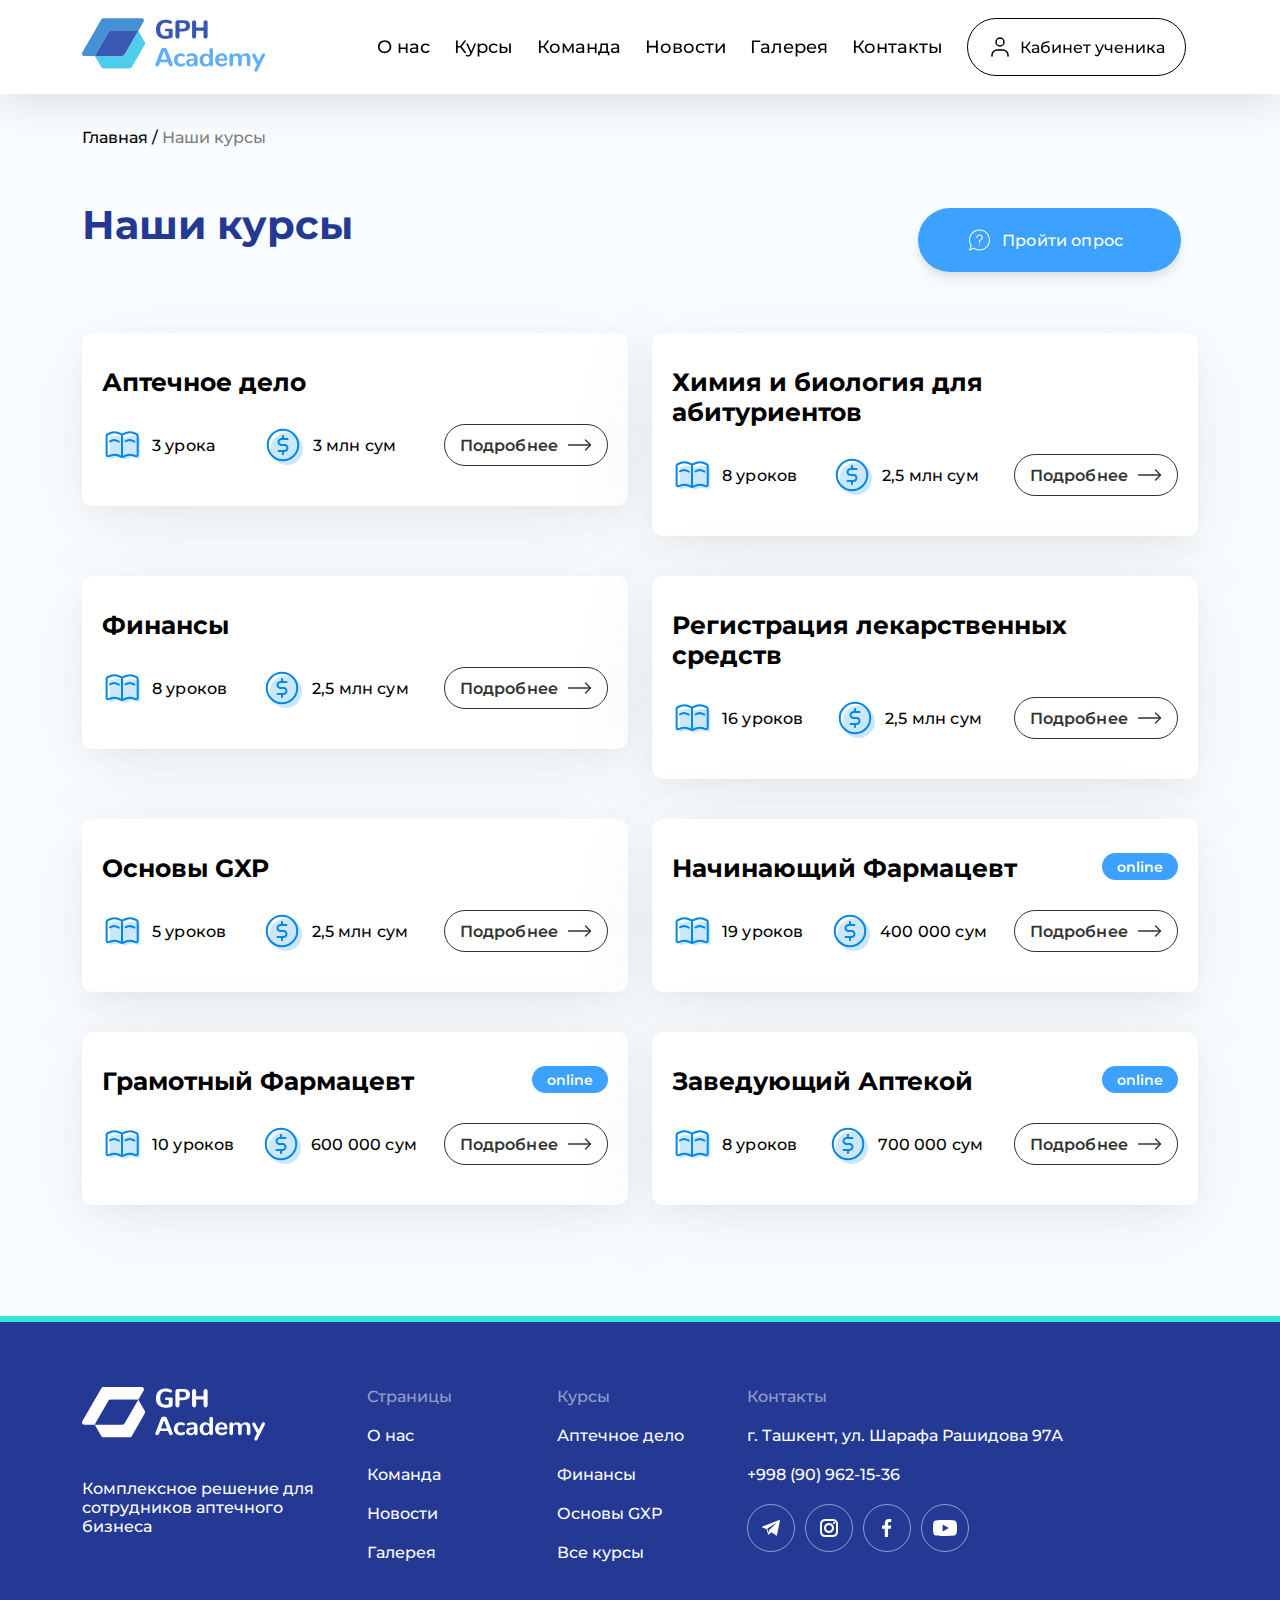
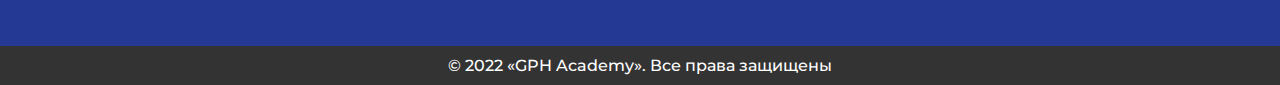
<file: courses.html>
<!DOCTYPE html>
<html lang="en">
<head>
    <meta charset="UTF-8">
    <meta http-equiv="X-UA-Compatible" content="IE=edge">
    <meta name="viewport" content="width=device-width, initial-scale=1.0">
    <title>Наши курсы</title>
    <link rel="stylesheet" href="css/bootstrap-grid.min.css">
    <link rel="stylesheet" href="css/style.css">
</head>
<body>
    <header class="header ">
        <nav class="header__nav container">
            <div class="logo">
                <a href="index.html"><img src="images/logo/logo.svg" alt=""></a>
            </div>
            <ul class="header__list">
                <li class="header__list_item"><a href="aboutus.html" class="item__link">О нас</a></li>
                <li class="header__list_item"><a href="courses.html" class="item__link">Курсы</a></li>
                <li class="header__list_item"><a href="team.html" class="item__link">Команда</a></li>
                <li class="header__list_item"><a href="news.html" class="item__link">Новости</a></li>
                <li class="header__list_item"><a href="#" class="item__link">Галерея</a></li>
                <li class="header__list_item"><a href="contacts.html" class="item__link">Контакты</a></li>
                <li class="header__list_item">
                    <div class="student-block">
                        <a href="" class="student-btn item__link">
                            <svg width="24" height="24" viewBox="0 0 24 24" fill="none"
                                xmlns="http://www.w3.org/2000/svg">
                                <path d="M20 21V20C20 17.2386 17.7614 15 15 15H9C6.23858 15 4 17.2386 4 20V21"
                                    stroke="black" stroke-width="1.5" stroke-linecap="round" stroke-linejoin="round" />
                                <path
                                    d="M12 11C14.2091 11 16 9.20914 16 7C16 4.79086 14.2091 3 12 3C9.79086 3 8 4.79086 8 7C8 9.20914 9.79086 11 12 11Z"
                                    stroke="black" stroke-width="1.5" stroke-linecap="round" stroke-linejoin="round" />
                            </svg> <span>Кабинет ученика</span>
                        </a>
                    </div>
                </li>
            </ul>
        </nav>
    </header>
    <div class="main">
        <div class="container">
            <div class="page-nav mb-50">
                <a href="#" class="item-link">Главная</a>&nbsp;/&nbsp;<span class="this-page">Наши курсы</span>
            </div>
            <div class="course-wrapper">
                <div class="row">
                    <div class="head-block mb-50">
                        <h2 class="main-header">Наши курсы</h2>
                        <div class="course-details">
                            <a href="#" class="more-btn">
                                <svg width="25" height="24" viewBox="0 0 25 24" fill="none"
                                    xmlns="http://www.w3.org/2000/svg">
                                    <path
                                        d="M18.2636 3.22427C16.5527 2.10233 14.5509 1.50552 12.505 1.50733C6.70952 1.5129 2.0112 6.20664 2.00001 12.0021C1.99782 14.0422 2.60253 16.0367 3.73728 17.7321L2.04063 21.7958C1.93638 22.0563 2.06301 22.3519 2.32346 22.4562C2.44461 22.5047 2.57981 22.5047 2.70101 22.4562L6.76481 20.7596C11.607 23.9349 18.1065 22.5835 21.2818 17.7413C24.4571 12.8991 23.1058 6.39956 18.2636 3.22427ZM12.5152 21.4809C12.5118 21.4809 12.5084 21.4809 12.505 21.4809V21.4911H12.505C10.5747 21.4759 8.69419 20.8774 7.11026 19.7741C7.02673 19.7158 6.92763 19.684 6.82581 19.6827C6.76209 19.6701 6.69651 19.6701 6.63279 19.6827L3.45283 21.0441L4.78375 17.8743C4.85156 17.7138 4.83242 17.5297 4.73293 17.3866C3.61442 15.8141 3.01423 13.9319 3.01599 12.0021C3.01037 6.76145 7.25418 2.50855 12.4948 2.50293C17.7354 2.49731 21.9884 6.74111 21.994 11.9818C21.9996 17.2224 17.7558 21.4753 12.5152 21.4809Z"
                                        fill="white" />
                                    <path
                                        d="M15.7399 9.25115C15.5193 7.6436 14.1272 6.45774 12.5051 6.49551C10.7528 6.48989 9.32613 7.90285 9.31494 9.65514C9.31494 9.93568 9.54239 10.1631 9.82293 10.1631C10.1035 10.1631 10.3309 9.93568 10.3309 9.65514C10.3534 8.45461 11.3448 7.49959 12.5453 7.52202C13.7459 7.54445 14.7009 8.53586 14.6785 9.73643C14.6563 10.921 13.6899 11.8697 12.5051 11.8699C12.2246 11.8699 11.9971 12.0974 11.9971 12.3779V14.6537C11.9971 14.9342 12.2246 15.1617 12.5051 15.1617C12.7856 15.1617 13.0131 14.9342 13.0131 14.6537V12.8453C14.7586 12.6058 15.9794 10.9966 15.7399 9.25115Z"
                                        fill="white" />
                                    <path
                                        d="M12.4625 17.5402C12.7696 17.5402 13.0185 17.2913 13.0185 16.9842C13.0185 16.6772 12.7696 16.4282 12.4625 16.4282C12.1554 16.4282 11.9065 16.6772 11.9065 16.9842C11.9065 17.2913 12.1554 17.5402 12.4625 17.5402Z"
                                        fill="white" />
                                </svg>
                                <span class="quiz-spa">Пройти опрос</span>
                            </a>
                        </div>
                    </div>
                    <div class="col-xl-6 col-lg-6 mb-40">
                        <div class="courses">
                            <div class="course-head">
                                <h4>Аптечное дело</h4>
                            </div>
                            <div class="course-details-block">
                                <div class="course-details">

                                    <svg width="40" height="40" viewBox="0 0 40 40" fill="none"
                                        xmlns="http://www.w3.org/2000/svg">
                                        <path
                                            d="M16.2756 8.00095L15.8935 8.92509L16.2756 8.00095ZM20.1565 9.60531L19.7745 10.5295L20.1565 10.6874L20.5386 10.5295L20.1565 9.60531ZM24.0374 8.00095L23.6554 7.0768V7.0768L24.0374 8.00095ZM31.7993 8.00095L31.4172 8.92509V8.92509L31.7993 8.00095ZM34.7044 9.20191L35.0864 8.27776V8.27776L34.7044 9.20191ZM33.5513 31.1863L33.1693 32.1105V32.1105L33.5513 31.1863ZM31.7993 30.4621L32.1813 29.5379V29.5379L31.7993 30.4621ZM24.0374 30.4621L23.6554 29.5379L24.0374 30.4621ZM20.1565 32.0664L19.7745 32.9906C20.0191 33.0917 20.2939 33.0917 20.5386 32.9906L20.1565 32.0664ZM16.2756 30.4621L16.6576 29.5379L16.2756 30.4621ZM8.51374 30.4621L8.1317 29.5379H8.1317L8.51374 30.4621ZM6.76172 31.1863L7.14376 32.1105H7.14376L6.76172 31.1863ZM4.74384 30.2926L5.67643 29.9316L4.74384 30.2926ZM5.60865 9.20191L5.22661 8.27776L5.60865 9.20191ZM8.51374 8.00095L8.1317 7.0768L8.51374 8.00095ZM15.8935 8.92509L19.7745 10.5295L20.5386 8.68117L16.6576 7.0768L15.8935 8.92509ZM20.5386 10.5295L24.4195 8.92509L23.6554 7.0768L19.7745 8.68117L20.5386 10.5295ZM24.4195 8.92509C26.6661 7.99632 29.1706 7.99632 31.4172 8.92509L32.1813 7.0768C29.4453 5.94575 26.3914 5.94575 23.6554 7.0768L24.4195 8.92509ZM31.4172 8.92509L34.3223 10.1261L35.0864 8.27776L32.1813 7.0768L31.4172 8.92509ZM34.3223 10.1261C34.5238 10.2093 34.6802 10.4249 34.6802 10.6915H36.6802C36.6802 9.64604 36.0637 8.68177 35.0864 8.27776L34.3223 10.1261ZM34.6802 10.6915V29.6967H36.6802V10.6915H34.6802ZM34.6802 29.6967C34.6802 30.0618 34.4021 30.3011 34.1278 30.3011V32.3011C35.5683 32.3011 36.6802 31.1038 36.6802 29.6967H34.6802ZM34.1278 30.3011C34.0621 30.3011 33.9961 30.2882 33.9333 30.2622L33.1693 32.1105C33.4732 32.2361 33.7986 32.3011 34.1278 32.3011V30.3011ZM33.9333 30.2622L32.1813 29.5379L31.4172 31.3862L33.1693 32.1105L33.9333 30.2622ZM32.1813 29.5379C29.4453 28.4069 26.3914 28.4069 23.6554 29.5379L24.4195 31.3862C26.6661 30.4574 29.1706 30.4574 31.4172 31.3862L32.1813 29.5379ZM23.6554 29.5379L19.7745 31.1423L20.5386 32.9906L24.4195 31.3862L23.6554 29.5379ZM20.5386 31.1423L16.6576 29.5379L15.8935 31.3862L19.7745 32.9906L20.5386 31.1423ZM16.6576 29.5379C13.9216 28.4069 10.8677 28.4069 8.1317 29.5379L8.89578 31.3862C11.1425 30.4574 13.6469 30.4574 15.8935 31.3862L16.6576 29.5379ZM8.1317 29.5379L6.37968 30.2622L7.14376 32.1105L8.89578 31.3862L8.1317 29.5379ZM6.37968 30.2622C6.12364 30.368 5.80074 30.2528 5.67643 29.9316L3.81126 30.6535C4.32377 31.9777 5.80774 32.6628 7.14376 32.1105L6.37968 30.2622ZM5.67643 29.9316C5.64784 29.8578 5.63281 29.778 5.63281 29.6967H3.63281C3.63281 30.0237 3.69315 30.3484 3.81126 30.6535L5.67643 29.9316ZM5.63281 29.6967V10.6915H3.63281V29.6967H5.63281ZM5.63281 10.6915C5.63281 10.4249 5.78924 10.2093 5.99069 10.1261L5.22661 8.27776C4.24931 8.68177 3.63281 9.64604 3.63281 10.6915H5.63281ZM5.99069 10.1261L8.89578 8.92509L8.1317 7.0768L5.22661 8.27776L5.99069 10.1261ZM8.89578 8.92509C11.1425 7.99632 13.6469 7.99632 15.8935 8.92509L16.6576 7.0768C13.9216 5.94575 10.8677 5.94575 8.1317 7.0768L8.89578 8.92509Z"
                                            fill="#0088E8" />
                                        <path opacity="0.2" fill-rule="evenodd" clip-rule="evenodd"
                                            d="M19.1793 11.1896L22.9972 12.7679L26.8151 11.1896C29.266 10.1764 32.0001 10.1764 34.4509 11.1896L37.3088 12.371C37.8886 12.6107 38.2688 13.1911 38.2688 13.8365V32.5331C38.2688 33.4047 37.5851 34.1114 36.7417 34.1114C36.5474 34.1114 36.3549 34.0731 36.1745 33.9985L34.4509 33.286C32.0001 32.2728 29.266 32.2728 26.8151 33.286L22.9972 34.8643L19.1793 33.286C16.7284 32.2728 13.9944 32.2728 11.5435 33.286L9.81992 33.9985C9.03682 34.3222 8.14806 33.9286 7.83481 33.1192C7.76266 32.9328 7.72559 32.7339 7.72559 32.5331V13.8365C7.72559 13.1911 8.10577 12.6107 8.68557 12.371L11.5435 11.1896C13.9944 10.1764 16.7284 10.1764 19.1793 11.1896Z"
                                            fill="#0088E8" />
                                        <path
                                            d="M16.863 16.5903L14.4864 15.6078C12.9607 14.9771 11.2588 14.9771 9.73313 15.6078L7.9541 16.3432"
                                            stroke="#0088E8" stroke-width="2" stroke-linecap="round"
                                            stroke-linejoin="round" stroke-dasharray="86.1 3.5" />
                                        <path
                                            d="M32.4196 16.5903L30.043 15.6078C28.5174 14.9771 26.8154 14.9771 25.2898 15.6078L23.5107 16.3432"
                                            stroke="#0088E8" stroke-width="2" stroke-linecap="round"
                                            stroke-linejoin="round" stroke-dasharray="0.1 0.1" />
                                        <line x1="20.0225" y1="10.0137" x2="20.0225" y2="32.695" stroke="#0088E8"
                                            stroke-width="2" />
                                    </svg> <span>3 урока</span>


                                </div>
                                <div class="course-details">

                                    <svg width="40" height="40" viewBox="0 0 40 40" fill="none"
                                        xmlns="http://www.w3.org/2000/svg">
                                        <circle cx="23.75" cy="23.75" r="16.25" fill="#0088E8" fill-opacity="0.2" />
                                        <path
                                            d="M21.0001 11.1201C21.0001 10.5678 20.5524 10.1201 20.0001 10.1201C19.4478 10.1201 19.0001 10.5678 19.0001 11.1201H21.0001ZM19.0001 14.0854C19.0001 14.6377 19.4478 15.0854 20.0001 15.0854C20.5524 15.0854 21.0001 14.6377 21.0001 14.0854H19.0001ZM21.0001 25.9467C21.0001 25.3945 20.5524 24.9467 20.0001 24.9467C19.4478 24.9467 19.0001 25.3945 19.0001 25.9467H21.0001ZM19.0001 28.9121C19.0001 29.4643 19.4478 29.9121 20.0001 29.9121C20.5524 29.9121 21.0001 29.4643 21.0001 28.9121H19.0001ZM24.4446 15.0854C24.9968 15.0854 25.4446 14.6377 25.4446 14.0854C25.4446 13.5332 24.9968 13.0854 24.4446 13.0854V15.0854ZM18.5186 14.0854V13.0854V14.0854ZM21.4816 25.9467V24.9467V25.9467ZM15.5557 24.9467C15.0034 24.9467 14.5557 25.3945 14.5557 25.9467C14.5557 26.499 15.0034 26.9467 15.5557 26.9467V24.9467ZM21.4816 20.0161V19.0161V20.0161ZM18.5186 20.0161V19.0161V20.0161ZM17.3848 14.3112L17.0018 13.3874H17.0018L17.3848 14.3112ZM15.7812 15.916L14.8572 15.5336H14.8572L15.7812 15.916ZM15.7812 18.1855L14.8572 18.568H14.8572L15.7812 18.1855ZM16.4235 19.1476L17.1309 18.4407H17.1309L16.4235 19.1476ZM17.3848 19.7904L17.0018 20.7141H17.0018L17.3848 19.7904ZM22.6155 25.721L22.9984 26.6448L22.6155 25.721ZM24.219 24.1162L25.143 24.4986L24.219 24.1162ZM24.219 21.8466L25.143 21.4642L24.219 21.8466ZM23.5767 20.8846L22.8693 21.5914L23.5767 20.8846ZM22.6155 20.2418L22.9984 19.318L22.6155 20.2418ZM19.0001 11.1201V14.0854H21.0001V11.1201H19.0001ZM19.0001 25.9467V28.9121H21.0001V25.9467H19.0001ZM24.4446 13.0854H18.5186V15.0854H24.4446V13.0854ZM21.4816 24.9467H15.5557V26.9467H21.4816V24.9467ZM21.4816 19.0161H18.5186V21.0161H21.4816V19.0161ZM18.5186 13.0854C17.9981 13.0854 17.4827 13.1881 17.0018 13.3874L17.7677 15.2349C18.0058 15.1362 18.261 15.0854 18.5186 15.0854V13.0854ZM17.0018 13.3874C16.5209 13.5867 16.0841 13.8789 15.7161 14.2471L17.1309 15.6608C17.3132 15.4783 17.5296 15.3336 17.7677 15.2349L17.0018 13.3874ZM15.7161 14.2471C15.3482 14.6154 15.0563 15.0525 14.8572 15.5336L16.7052 16.2984C16.8039 16.0599 16.9486 15.8433 17.1309 15.6608L15.7161 14.2471ZM14.8572 15.5336C14.6581 16.0146 14.5557 16.5301 14.5557 17.0508H16.5557C16.5557 16.7926 16.6065 16.5369 16.7052 16.2984L14.8572 15.5336ZM14.5557 17.0508C14.5557 17.5714 14.6581 18.0869 14.8572 18.568L16.7052 17.8031C16.6065 17.5646 16.5557 17.309 16.5557 17.0508H14.5557ZM14.8572 18.568C15.0563 19.049 15.3482 19.4861 15.7161 19.8544L17.1309 18.4407C16.9486 18.2583 16.8039 18.0416 16.7052 17.8031L14.8572 18.568ZM15.7161 19.8544C16.0841 20.2226 16.5209 20.5148 17.0018 20.7141L17.7677 18.8666C17.5296 18.7679 17.3132 18.6232 17.1309 18.4407L15.7161 19.8544ZM17.0018 20.7141C17.4827 20.9135 17.9981 21.0161 18.5186 21.0161V19.0161C18.261 19.0161 18.0058 18.9653 17.7677 18.8666L17.0018 20.7141ZM21.4816 26.9467C22.0021 26.9467 22.5175 26.8441 22.9984 26.6448L22.2325 24.7972C21.9944 24.8959 21.7393 24.9467 21.4816 24.9467V26.9467ZM22.9984 26.6448C23.4793 26.4454 23.9162 26.1533 24.2841 25.785L22.8693 24.3714C22.687 24.5539 22.4706 24.6985 22.2325 24.7972L22.9984 26.6448ZM24.2841 25.785C24.6521 25.4168 24.9439 24.9797 25.143 24.4986L23.295 23.7338C23.1963 23.9723 23.0516 24.1889 22.8693 24.3714L24.2841 25.785ZM25.143 24.4986C25.3421 24.0176 25.4446 23.502 25.4446 22.9814H23.4446C23.4446 23.2396 23.3937 23.4953 23.295 23.7338L25.143 24.4986ZM25.4446 22.9814C25.4446 22.4608 25.3421 21.9452 25.143 21.4642L23.295 22.2291C23.3937 22.4676 23.4446 22.7232 23.4446 22.9814H25.4446ZM25.143 21.4642C24.9439 20.9832 24.6521 20.546 24.2841 20.1778L22.8693 21.5914C23.0516 21.7739 23.1963 21.9906 23.295 22.2291L25.143 21.4642ZM24.2841 20.1778C23.9162 19.8095 23.4793 19.5174 22.9984 19.318L22.2325 21.1656C22.4706 21.2643 22.687 21.409 22.8693 21.5914L24.2841 20.1778ZM22.9984 19.318C22.5175 19.1187 22.0021 19.0161 21.4816 19.0161V21.0161C21.7393 21.0161 21.9944 21.0669 22.2325 21.1656L22.9984 19.318Z"
                                            fill="#0088E8" />
                                        <circle cx="20" cy="20" r="15.25" stroke="#0088E8" stroke-width="2" />
                                    </svg> <span>3 млн сум</span>


                                </div>
                                <div class="course-details">
                                    <a href="#"><span class="details-span">Подробнее</span> <svg width="25"
                                            height="24" viewBox="0 0 25 24" fill="none"
                                            xmlns="http://www.w3.org/2000/svg">
                                            <g clip-path="url(#clip0_386_505)">
                                                <path d="M1.5 12H23.5" stroke="#333333" stroke-width="1.4"
                                                    stroke-linecap="round" stroke-linejoin="round" />
                                                <path d="M18.5 7L23.5 12L18.5 17" stroke="#333333"
                                                    stroke-width="1.4" stroke-linecap="round"
                                                    stroke-linejoin="round" />
                                            </g>
                                            <defs>
                                                <clipPath id="clip0_386_505">
                                                    <rect width="24" height="24" fill="white"
                                                        transform="translate(0.5)" />
                                                </clipPath>
                                            </defs>
                                        </svg>
                                    </a>
                                </div>
                            </div>
                        </div>
                    </div>
                    <div class="col-xl-6 col-lg-6 mb-40">
                        <div class="courses">
                            <div class="course-head">
                                <h4>Химия и биология для абитуриентов</h4>
                            </div>
                            <div class="course-details-block">
                                <div class="course-details">

                                    <svg width="40" height="40" viewBox="0 0 40 40" fill="none"
                                        xmlns="http://www.w3.org/2000/svg">
                                        <path
                                            d="M16.2756 8.00095L15.8935 8.92509L16.2756 8.00095ZM20.1565 9.60531L19.7745 10.5295L20.1565 10.6874L20.5386 10.5295L20.1565 9.60531ZM24.0374 8.00095L23.6554 7.0768V7.0768L24.0374 8.00095ZM31.7993 8.00095L31.4172 8.92509V8.92509L31.7993 8.00095ZM34.7044 9.20191L35.0864 8.27776V8.27776L34.7044 9.20191ZM33.5513 31.1863L33.1693 32.1105V32.1105L33.5513 31.1863ZM31.7993 30.4621L32.1813 29.5379V29.5379L31.7993 30.4621ZM24.0374 30.4621L23.6554 29.5379L24.0374 30.4621ZM20.1565 32.0664L19.7745 32.9906C20.0191 33.0917 20.2939 33.0917 20.5386 32.9906L20.1565 32.0664ZM16.2756 30.4621L16.6576 29.5379L16.2756 30.4621ZM8.51374 30.4621L8.1317 29.5379H8.1317L8.51374 30.4621ZM6.76172 31.1863L7.14376 32.1105H7.14376L6.76172 31.1863ZM4.74384 30.2926L5.67643 29.9316L4.74384 30.2926ZM5.60865 9.20191L5.22661 8.27776L5.60865 9.20191ZM8.51374 8.00095L8.1317 7.0768L8.51374 8.00095ZM15.8935 8.92509L19.7745 10.5295L20.5386 8.68117L16.6576 7.0768L15.8935 8.92509ZM20.5386 10.5295L24.4195 8.92509L23.6554 7.0768L19.7745 8.68117L20.5386 10.5295ZM24.4195 8.92509C26.6661 7.99632 29.1706 7.99632 31.4172 8.92509L32.1813 7.0768C29.4453 5.94575 26.3914 5.94575 23.6554 7.0768L24.4195 8.92509ZM31.4172 8.92509L34.3223 10.1261L35.0864 8.27776L32.1813 7.0768L31.4172 8.92509ZM34.3223 10.1261C34.5238 10.2093 34.6802 10.4249 34.6802 10.6915H36.6802C36.6802 9.64604 36.0637 8.68177 35.0864 8.27776L34.3223 10.1261ZM34.6802 10.6915V29.6967H36.6802V10.6915H34.6802ZM34.6802 29.6967C34.6802 30.0618 34.4021 30.3011 34.1278 30.3011V32.3011C35.5683 32.3011 36.6802 31.1038 36.6802 29.6967H34.6802ZM34.1278 30.3011C34.0621 30.3011 33.9961 30.2882 33.9333 30.2622L33.1693 32.1105C33.4732 32.2361 33.7986 32.3011 34.1278 32.3011V30.3011ZM33.9333 30.2622L32.1813 29.5379L31.4172 31.3862L33.1693 32.1105L33.9333 30.2622ZM32.1813 29.5379C29.4453 28.4069 26.3914 28.4069 23.6554 29.5379L24.4195 31.3862C26.6661 30.4574 29.1706 30.4574 31.4172 31.3862L32.1813 29.5379ZM23.6554 29.5379L19.7745 31.1423L20.5386 32.9906L24.4195 31.3862L23.6554 29.5379ZM20.5386 31.1423L16.6576 29.5379L15.8935 31.3862L19.7745 32.9906L20.5386 31.1423ZM16.6576 29.5379C13.9216 28.4069 10.8677 28.4069 8.1317 29.5379L8.89578 31.3862C11.1425 30.4574 13.6469 30.4574 15.8935 31.3862L16.6576 29.5379ZM8.1317 29.5379L6.37968 30.2622L7.14376 32.1105L8.89578 31.3862L8.1317 29.5379ZM6.37968 30.2622C6.12364 30.368 5.80074 30.2528 5.67643 29.9316L3.81126 30.6535C4.32377 31.9777 5.80774 32.6628 7.14376 32.1105L6.37968 30.2622ZM5.67643 29.9316C5.64784 29.8578 5.63281 29.778 5.63281 29.6967H3.63281C3.63281 30.0237 3.69315 30.3484 3.81126 30.6535L5.67643 29.9316ZM5.63281 29.6967V10.6915H3.63281V29.6967H5.63281ZM5.63281 10.6915C5.63281 10.4249 5.78924 10.2093 5.99069 10.1261L5.22661 8.27776C4.24931 8.68177 3.63281 9.64604 3.63281 10.6915H5.63281ZM5.99069 10.1261L8.89578 8.92509L8.1317 7.0768L5.22661 8.27776L5.99069 10.1261ZM8.89578 8.92509C11.1425 7.99632 13.6469 7.99632 15.8935 8.92509L16.6576 7.0768C13.9216 5.94575 10.8677 5.94575 8.1317 7.0768L8.89578 8.92509Z"
                                            fill="#0088E8" />
                                        <path opacity="0.2" fill-rule="evenodd" clip-rule="evenodd"
                                            d="M19.1793 11.1896L22.9972 12.7679L26.8151 11.1896C29.266 10.1764 32.0001 10.1764 34.4509 11.1896L37.3088 12.371C37.8886 12.6107 38.2688 13.1911 38.2688 13.8365V32.5331C38.2688 33.4047 37.5851 34.1114 36.7417 34.1114C36.5474 34.1114 36.3549 34.0731 36.1745 33.9985L34.4509 33.286C32.0001 32.2728 29.266 32.2728 26.8151 33.286L22.9972 34.8643L19.1793 33.286C16.7284 32.2728 13.9944 32.2728 11.5435 33.286L9.81992 33.9985C9.03682 34.3222 8.14806 33.9286 7.83481 33.1192C7.76266 32.9328 7.72559 32.7339 7.72559 32.5331V13.8365C7.72559 13.1911 8.10577 12.6107 8.68557 12.371L11.5435 11.1896C13.9944 10.1764 16.7284 10.1764 19.1793 11.1896Z"
                                            fill="#0088E8" />
                                        <path
                                            d="M16.863 16.5903L14.4864 15.6078C12.9607 14.9771 11.2588 14.9771 9.73313 15.6078L7.9541 16.3432"
                                            stroke="#0088E8" stroke-width="2" stroke-linecap="round"
                                            stroke-linejoin="round" stroke-dasharray="86.1 3.5" />
                                        <path
                                            d="M32.4196 16.5903L30.043 15.6078C28.5174 14.9771 26.8154 14.9771 25.2898 15.6078L23.5107 16.3432"
                                            stroke="#0088E8" stroke-width="2" stroke-linecap="round"
                                            stroke-linejoin="round" stroke-dasharray="0.1 0.1" />
                                        <line x1="20.0225" y1="10.0137" x2="20.0225" y2="32.695" stroke="#0088E8"
                                            stroke-width="2" />
                                    </svg> <span>8 уроков</span>


                                </div>
                                <div class="course-details">

                                    <svg width="40" height="40" viewBox="0 0 40 40" fill="none"
                                        xmlns="http://www.w3.org/2000/svg">
                                        <circle cx="23.75" cy="23.75" r="16.25" fill="#0088E8" fill-opacity="0.2" />
                                        <path
                                            d="M21.0001 11.1201C21.0001 10.5678 20.5524 10.1201 20.0001 10.1201C19.4478 10.1201 19.0001 10.5678 19.0001 11.1201H21.0001ZM19.0001 14.0854C19.0001 14.6377 19.4478 15.0854 20.0001 15.0854C20.5524 15.0854 21.0001 14.6377 21.0001 14.0854H19.0001ZM21.0001 25.9467C21.0001 25.3945 20.5524 24.9467 20.0001 24.9467C19.4478 24.9467 19.0001 25.3945 19.0001 25.9467H21.0001ZM19.0001 28.9121C19.0001 29.4643 19.4478 29.9121 20.0001 29.9121C20.5524 29.9121 21.0001 29.4643 21.0001 28.9121H19.0001ZM24.4446 15.0854C24.9968 15.0854 25.4446 14.6377 25.4446 14.0854C25.4446 13.5332 24.9968 13.0854 24.4446 13.0854V15.0854ZM18.5186 14.0854V13.0854V14.0854ZM21.4816 25.9467V24.9467V25.9467ZM15.5557 24.9467C15.0034 24.9467 14.5557 25.3945 14.5557 25.9467C14.5557 26.499 15.0034 26.9467 15.5557 26.9467V24.9467ZM21.4816 20.0161V19.0161V20.0161ZM18.5186 20.0161V19.0161V20.0161ZM17.3848 14.3112L17.0018 13.3874H17.0018L17.3848 14.3112ZM15.7812 15.916L14.8572 15.5336H14.8572L15.7812 15.916ZM15.7812 18.1855L14.8572 18.568H14.8572L15.7812 18.1855ZM16.4235 19.1476L17.1309 18.4407H17.1309L16.4235 19.1476ZM17.3848 19.7904L17.0018 20.7141H17.0018L17.3848 19.7904ZM22.6155 25.721L22.9984 26.6448L22.6155 25.721ZM24.219 24.1162L25.143 24.4986L24.219 24.1162ZM24.219 21.8466L25.143 21.4642L24.219 21.8466ZM23.5767 20.8846L22.8693 21.5914L23.5767 20.8846ZM22.6155 20.2418L22.9984 19.318L22.6155 20.2418ZM19.0001 11.1201V14.0854H21.0001V11.1201H19.0001ZM19.0001 25.9467V28.9121H21.0001V25.9467H19.0001ZM24.4446 13.0854H18.5186V15.0854H24.4446V13.0854ZM21.4816 24.9467H15.5557V26.9467H21.4816V24.9467ZM21.4816 19.0161H18.5186V21.0161H21.4816V19.0161ZM18.5186 13.0854C17.9981 13.0854 17.4827 13.1881 17.0018 13.3874L17.7677 15.2349C18.0058 15.1362 18.261 15.0854 18.5186 15.0854V13.0854ZM17.0018 13.3874C16.5209 13.5867 16.0841 13.8789 15.7161 14.2471L17.1309 15.6608C17.3132 15.4783 17.5296 15.3336 17.7677 15.2349L17.0018 13.3874ZM15.7161 14.2471C15.3482 14.6154 15.0563 15.0525 14.8572 15.5336L16.7052 16.2984C16.8039 16.0599 16.9486 15.8433 17.1309 15.6608L15.7161 14.2471ZM14.8572 15.5336C14.6581 16.0146 14.5557 16.5301 14.5557 17.0508H16.5557C16.5557 16.7926 16.6065 16.5369 16.7052 16.2984L14.8572 15.5336ZM14.5557 17.0508C14.5557 17.5714 14.6581 18.0869 14.8572 18.568L16.7052 17.8031C16.6065 17.5646 16.5557 17.309 16.5557 17.0508H14.5557ZM14.8572 18.568C15.0563 19.049 15.3482 19.4861 15.7161 19.8544L17.1309 18.4407C16.9486 18.2583 16.8039 18.0416 16.7052 17.8031L14.8572 18.568ZM15.7161 19.8544C16.0841 20.2226 16.5209 20.5148 17.0018 20.7141L17.7677 18.8666C17.5296 18.7679 17.3132 18.6232 17.1309 18.4407L15.7161 19.8544ZM17.0018 20.7141C17.4827 20.9135 17.9981 21.0161 18.5186 21.0161V19.0161C18.261 19.0161 18.0058 18.9653 17.7677 18.8666L17.0018 20.7141ZM21.4816 26.9467C22.0021 26.9467 22.5175 26.8441 22.9984 26.6448L22.2325 24.7972C21.9944 24.8959 21.7393 24.9467 21.4816 24.9467V26.9467ZM22.9984 26.6448C23.4793 26.4454 23.9162 26.1533 24.2841 25.785L22.8693 24.3714C22.687 24.5539 22.4706 24.6985 22.2325 24.7972L22.9984 26.6448ZM24.2841 25.785C24.6521 25.4168 24.9439 24.9797 25.143 24.4986L23.295 23.7338C23.1963 23.9723 23.0516 24.1889 22.8693 24.3714L24.2841 25.785ZM25.143 24.4986C25.3421 24.0176 25.4446 23.502 25.4446 22.9814H23.4446C23.4446 23.2396 23.3937 23.4953 23.295 23.7338L25.143 24.4986ZM25.4446 22.9814C25.4446 22.4608 25.3421 21.9452 25.143 21.4642L23.295 22.2291C23.3937 22.4676 23.4446 22.7232 23.4446 22.9814H25.4446ZM25.143 21.4642C24.9439 20.9832 24.6521 20.546 24.2841 20.1778L22.8693 21.5914C23.0516 21.7739 23.1963 21.9906 23.295 22.2291L25.143 21.4642ZM24.2841 20.1778C23.9162 19.8095 23.4793 19.5174 22.9984 19.318L22.2325 21.1656C22.4706 21.2643 22.687 21.409 22.8693 21.5914L24.2841 20.1778ZM22.9984 19.318C22.5175 19.1187 22.0021 19.0161 21.4816 19.0161V21.0161C21.7393 21.0161 21.9944 21.0669 22.2325 21.1656L22.9984 19.318Z"
                                            fill="#0088E8" />
                                        <circle cx="20" cy="20" r="15.25" stroke="#0088E8" stroke-width="2" />
                                    </svg> <span>2,5 млн сум</span>


                                </div>
                                <div class="course-details">
                                    <a href="#"><span class="details-span">Подробнее</span> <svg width="25"
                                            height="24" viewBox="0 0 25 24" fill="none"
                                            xmlns="http://www.w3.org/2000/svg">
                                            <g clip-path="url(#clip0_386_505)">
                                                <path d="M1.5 12H23.5" stroke="#333333" stroke-width="1.4"
                                                    stroke-linecap="round" stroke-linejoin="round" />
                                                <path d="M18.5 7L23.5 12L18.5 17" stroke="#333333"
                                                    stroke-width="1.4" stroke-linecap="round"
                                                    stroke-linejoin="round" />
                                            </g>
                                            <defs>
                                                <clipPath id="clip0_386_505">
                                                    <rect width="24" height="24" fill="white"
                                                        transform="translate(0.5)" />
                                                </clipPath>
                                            </defs>
                                        </svg>
                                    </a>
                                </div>
                            </div>
                        </div>
                    </div>
                    <div class="col-xl-6 col-lg-6 mb-40">
                        <div class="courses">
                            <div class="course-head">
                                <h4>Финансы</h4>
                            </div>
                            <div class="course-details-block">
                                <div class="course-details">

                                    <svg width="40" height="40" viewBox="0 0 40 40" fill="none"
                                        xmlns="http://www.w3.org/2000/svg">
                                        <path
                                            d="M16.2756 8.00095L15.8935 8.92509L16.2756 8.00095ZM20.1565 9.60531L19.7745 10.5295L20.1565 10.6874L20.5386 10.5295L20.1565 9.60531ZM24.0374 8.00095L23.6554 7.0768V7.0768L24.0374 8.00095ZM31.7993 8.00095L31.4172 8.92509V8.92509L31.7993 8.00095ZM34.7044 9.20191L35.0864 8.27776V8.27776L34.7044 9.20191ZM33.5513 31.1863L33.1693 32.1105V32.1105L33.5513 31.1863ZM31.7993 30.4621L32.1813 29.5379V29.5379L31.7993 30.4621ZM24.0374 30.4621L23.6554 29.5379L24.0374 30.4621ZM20.1565 32.0664L19.7745 32.9906C20.0191 33.0917 20.2939 33.0917 20.5386 32.9906L20.1565 32.0664ZM16.2756 30.4621L16.6576 29.5379L16.2756 30.4621ZM8.51374 30.4621L8.1317 29.5379H8.1317L8.51374 30.4621ZM6.76172 31.1863L7.14376 32.1105H7.14376L6.76172 31.1863ZM4.74384 30.2926L5.67643 29.9316L4.74384 30.2926ZM5.60865 9.20191L5.22661 8.27776L5.60865 9.20191ZM8.51374 8.00095L8.1317 7.0768L8.51374 8.00095ZM15.8935 8.92509L19.7745 10.5295L20.5386 8.68117L16.6576 7.0768L15.8935 8.92509ZM20.5386 10.5295L24.4195 8.92509L23.6554 7.0768L19.7745 8.68117L20.5386 10.5295ZM24.4195 8.92509C26.6661 7.99632 29.1706 7.99632 31.4172 8.92509L32.1813 7.0768C29.4453 5.94575 26.3914 5.94575 23.6554 7.0768L24.4195 8.92509ZM31.4172 8.92509L34.3223 10.1261L35.0864 8.27776L32.1813 7.0768L31.4172 8.92509ZM34.3223 10.1261C34.5238 10.2093 34.6802 10.4249 34.6802 10.6915H36.6802C36.6802 9.64604 36.0637 8.68177 35.0864 8.27776L34.3223 10.1261ZM34.6802 10.6915V29.6967H36.6802V10.6915H34.6802ZM34.6802 29.6967C34.6802 30.0618 34.4021 30.3011 34.1278 30.3011V32.3011C35.5683 32.3011 36.6802 31.1038 36.6802 29.6967H34.6802ZM34.1278 30.3011C34.0621 30.3011 33.9961 30.2882 33.9333 30.2622L33.1693 32.1105C33.4732 32.2361 33.7986 32.3011 34.1278 32.3011V30.3011ZM33.9333 30.2622L32.1813 29.5379L31.4172 31.3862L33.1693 32.1105L33.9333 30.2622ZM32.1813 29.5379C29.4453 28.4069 26.3914 28.4069 23.6554 29.5379L24.4195 31.3862C26.6661 30.4574 29.1706 30.4574 31.4172 31.3862L32.1813 29.5379ZM23.6554 29.5379L19.7745 31.1423L20.5386 32.9906L24.4195 31.3862L23.6554 29.5379ZM20.5386 31.1423L16.6576 29.5379L15.8935 31.3862L19.7745 32.9906L20.5386 31.1423ZM16.6576 29.5379C13.9216 28.4069 10.8677 28.4069 8.1317 29.5379L8.89578 31.3862C11.1425 30.4574 13.6469 30.4574 15.8935 31.3862L16.6576 29.5379ZM8.1317 29.5379L6.37968 30.2622L7.14376 32.1105L8.89578 31.3862L8.1317 29.5379ZM6.37968 30.2622C6.12364 30.368 5.80074 30.2528 5.67643 29.9316L3.81126 30.6535C4.32377 31.9777 5.80774 32.6628 7.14376 32.1105L6.37968 30.2622ZM5.67643 29.9316C5.64784 29.8578 5.63281 29.778 5.63281 29.6967H3.63281C3.63281 30.0237 3.69315 30.3484 3.81126 30.6535L5.67643 29.9316ZM5.63281 29.6967V10.6915H3.63281V29.6967H5.63281ZM5.63281 10.6915C5.63281 10.4249 5.78924 10.2093 5.99069 10.1261L5.22661 8.27776C4.24931 8.68177 3.63281 9.64604 3.63281 10.6915H5.63281ZM5.99069 10.1261L8.89578 8.92509L8.1317 7.0768L5.22661 8.27776L5.99069 10.1261ZM8.89578 8.92509C11.1425 7.99632 13.6469 7.99632 15.8935 8.92509L16.6576 7.0768C13.9216 5.94575 10.8677 5.94575 8.1317 7.0768L8.89578 8.92509Z"
                                            fill="#0088E8" />
                                        <path opacity="0.2" fill-rule="evenodd" clip-rule="evenodd"
                                            d="M19.1793 11.1896L22.9972 12.7679L26.8151 11.1896C29.266 10.1764 32.0001 10.1764 34.4509 11.1896L37.3088 12.371C37.8886 12.6107 38.2688 13.1911 38.2688 13.8365V32.5331C38.2688 33.4047 37.5851 34.1114 36.7417 34.1114C36.5474 34.1114 36.3549 34.0731 36.1745 33.9985L34.4509 33.286C32.0001 32.2728 29.266 32.2728 26.8151 33.286L22.9972 34.8643L19.1793 33.286C16.7284 32.2728 13.9944 32.2728 11.5435 33.286L9.81992 33.9985C9.03682 34.3222 8.14806 33.9286 7.83481 33.1192C7.76266 32.9328 7.72559 32.7339 7.72559 32.5331V13.8365C7.72559 13.1911 8.10577 12.6107 8.68557 12.371L11.5435 11.1896C13.9944 10.1764 16.7284 10.1764 19.1793 11.1896Z"
                                            fill="#0088E8" />
                                        <path
                                            d="M16.863 16.5903L14.4864 15.6078C12.9607 14.9771 11.2588 14.9771 9.73313 15.6078L7.9541 16.3432"
                                            stroke="#0088E8" stroke-width="2" stroke-linecap="round"
                                            stroke-linejoin="round" stroke-dasharray="86.1 3.5" />
                                        <path
                                            d="M32.4196 16.5903L30.043 15.6078C28.5174 14.9771 26.8154 14.9771 25.2898 15.6078L23.5107 16.3432"
                                            stroke="#0088E8" stroke-width="2" stroke-linecap="round"
                                            stroke-linejoin="round" stroke-dasharray="0.1 0.1" />
                                        <line x1="20.0225" y1="10.0137" x2="20.0225" y2="32.695" stroke="#0088E8"
                                            stroke-width="2" />
                                    </svg> <span>8 уроков</span>


                                </div>
                                <div class="course-details">

                                    <svg width="40" height="40" viewBox="0 0 40 40" fill="none"
                                        xmlns="http://www.w3.org/2000/svg">
                                        <circle cx="23.75" cy="23.75" r="16.25" fill="#0088E8" fill-opacity="0.2" />
                                        <path
                                            d="M21.0001 11.1201C21.0001 10.5678 20.5524 10.1201 20.0001 10.1201C19.4478 10.1201 19.0001 10.5678 19.0001 11.1201H21.0001ZM19.0001 14.0854C19.0001 14.6377 19.4478 15.0854 20.0001 15.0854C20.5524 15.0854 21.0001 14.6377 21.0001 14.0854H19.0001ZM21.0001 25.9467C21.0001 25.3945 20.5524 24.9467 20.0001 24.9467C19.4478 24.9467 19.0001 25.3945 19.0001 25.9467H21.0001ZM19.0001 28.9121C19.0001 29.4643 19.4478 29.9121 20.0001 29.9121C20.5524 29.9121 21.0001 29.4643 21.0001 28.9121H19.0001ZM24.4446 15.0854C24.9968 15.0854 25.4446 14.6377 25.4446 14.0854C25.4446 13.5332 24.9968 13.0854 24.4446 13.0854V15.0854ZM18.5186 14.0854V13.0854V14.0854ZM21.4816 25.9467V24.9467V25.9467ZM15.5557 24.9467C15.0034 24.9467 14.5557 25.3945 14.5557 25.9467C14.5557 26.499 15.0034 26.9467 15.5557 26.9467V24.9467ZM21.4816 20.0161V19.0161V20.0161ZM18.5186 20.0161V19.0161V20.0161ZM17.3848 14.3112L17.0018 13.3874H17.0018L17.3848 14.3112ZM15.7812 15.916L14.8572 15.5336H14.8572L15.7812 15.916ZM15.7812 18.1855L14.8572 18.568H14.8572L15.7812 18.1855ZM16.4235 19.1476L17.1309 18.4407H17.1309L16.4235 19.1476ZM17.3848 19.7904L17.0018 20.7141H17.0018L17.3848 19.7904ZM22.6155 25.721L22.9984 26.6448L22.6155 25.721ZM24.219 24.1162L25.143 24.4986L24.219 24.1162ZM24.219 21.8466L25.143 21.4642L24.219 21.8466ZM23.5767 20.8846L22.8693 21.5914L23.5767 20.8846ZM22.6155 20.2418L22.9984 19.318L22.6155 20.2418ZM19.0001 11.1201V14.0854H21.0001V11.1201H19.0001ZM19.0001 25.9467V28.9121H21.0001V25.9467H19.0001ZM24.4446 13.0854H18.5186V15.0854H24.4446V13.0854ZM21.4816 24.9467H15.5557V26.9467H21.4816V24.9467ZM21.4816 19.0161H18.5186V21.0161H21.4816V19.0161ZM18.5186 13.0854C17.9981 13.0854 17.4827 13.1881 17.0018 13.3874L17.7677 15.2349C18.0058 15.1362 18.261 15.0854 18.5186 15.0854V13.0854ZM17.0018 13.3874C16.5209 13.5867 16.0841 13.8789 15.7161 14.2471L17.1309 15.6608C17.3132 15.4783 17.5296 15.3336 17.7677 15.2349L17.0018 13.3874ZM15.7161 14.2471C15.3482 14.6154 15.0563 15.0525 14.8572 15.5336L16.7052 16.2984C16.8039 16.0599 16.9486 15.8433 17.1309 15.6608L15.7161 14.2471ZM14.8572 15.5336C14.6581 16.0146 14.5557 16.5301 14.5557 17.0508H16.5557C16.5557 16.7926 16.6065 16.5369 16.7052 16.2984L14.8572 15.5336ZM14.5557 17.0508C14.5557 17.5714 14.6581 18.0869 14.8572 18.568L16.7052 17.8031C16.6065 17.5646 16.5557 17.309 16.5557 17.0508H14.5557ZM14.8572 18.568C15.0563 19.049 15.3482 19.4861 15.7161 19.8544L17.1309 18.4407C16.9486 18.2583 16.8039 18.0416 16.7052 17.8031L14.8572 18.568ZM15.7161 19.8544C16.0841 20.2226 16.5209 20.5148 17.0018 20.7141L17.7677 18.8666C17.5296 18.7679 17.3132 18.6232 17.1309 18.4407L15.7161 19.8544ZM17.0018 20.7141C17.4827 20.9135 17.9981 21.0161 18.5186 21.0161V19.0161C18.261 19.0161 18.0058 18.9653 17.7677 18.8666L17.0018 20.7141ZM21.4816 26.9467C22.0021 26.9467 22.5175 26.8441 22.9984 26.6448L22.2325 24.7972C21.9944 24.8959 21.7393 24.9467 21.4816 24.9467V26.9467ZM22.9984 26.6448C23.4793 26.4454 23.9162 26.1533 24.2841 25.785L22.8693 24.3714C22.687 24.5539 22.4706 24.6985 22.2325 24.7972L22.9984 26.6448ZM24.2841 25.785C24.6521 25.4168 24.9439 24.9797 25.143 24.4986L23.295 23.7338C23.1963 23.9723 23.0516 24.1889 22.8693 24.3714L24.2841 25.785ZM25.143 24.4986C25.3421 24.0176 25.4446 23.502 25.4446 22.9814H23.4446C23.4446 23.2396 23.3937 23.4953 23.295 23.7338L25.143 24.4986ZM25.4446 22.9814C25.4446 22.4608 25.3421 21.9452 25.143 21.4642L23.295 22.2291C23.3937 22.4676 23.4446 22.7232 23.4446 22.9814H25.4446ZM25.143 21.4642C24.9439 20.9832 24.6521 20.546 24.2841 20.1778L22.8693 21.5914C23.0516 21.7739 23.1963 21.9906 23.295 22.2291L25.143 21.4642ZM24.2841 20.1778C23.9162 19.8095 23.4793 19.5174 22.9984 19.318L22.2325 21.1656C22.4706 21.2643 22.687 21.409 22.8693 21.5914L24.2841 20.1778ZM22.9984 19.318C22.5175 19.1187 22.0021 19.0161 21.4816 19.0161V21.0161C21.7393 21.0161 21.9944 21.0669 22.2325 21.1656L22.9984 19.318Z"
                                            fill="#0088E8" />
                                        <circle cx="20" cy="20" r="15.25" stroke="#0088E8" stroke-width="2" />
                                    </svg> <span>2,5 млн сум</span>


                                </div>
                                <div class="course-details">
                                    <a href="#"><span class="details-span">Подробнее</span> <svg width="25"
                                            height="24" viewBox="0 0 25 24" fill="none"
                                            xmlns="http://www.w3.org/2000/svg">
                                            <g clip-path="url(#clip0_386_505)">
                                                <path d="M1.5 12H23.5" stroke="#333333" stroke-width="1.4"
                                                    stroke-linecap="round" stroke-linejoin="round" />
                                                <path d="M18.5 7L23.5 12L18.5 17" stroke="#333333"
                                                    stroke-width="1.4" stroke-linecap="round"
                                                    stroke-linejoin="round" />
                                            </g>
                                            <defs>
                                                <clipPath id="clip0_386_505">
                                                    <rect width="24" height="24" fill="white"
                                                        transform="translate(0.5)" />
                                                </clipPath>
                                            </defs>
                                        </svg>
                                    </a>
                                </div>
                            </div>
                        </div>
                    </div>
                    <div class="col-xl-6 col-lg-6 mb-40">
                        <div class="courses">
                            <div class="course-head">
                                <h4>Регистрация лекарственных средств</h4>
                            </div>
                            <div class="course-details-block">
                                <div class="course-details">

                                    <svg width="40" height="40" viewBox="0 0 40 40" fill="none"
                                        xmlns="http://www.w3.org/2000/svg">
                                        <path
                                            d="M16.2756 8.00095L15.8935 8.92509L16.2756 8.00095ZM20.1565 9.60531L19.7745 10.5295L20.1565 10.6874L20.5386 10.5295L20.1565 9.60531ZM24.0374 8.00095L23.6554 7.0768V7.0768L24.0374 8.00095ZM31.7993 8.00095L31.4172 8.92509V8.92509L31.7993 8.00095ZM34.7044 9.20191L35.0864 8.27776V8.27776L34.7044 9.20191ZM33.5513 31.1863L33.1693 32.1105V32.1105L33.5513 31.1863ZM31.7993 30.4621L32.1813 29.5379V29.5379L31.7993 30.4621ZM24.0374 30.4621L23.6554 29.5379L24.0374 30.4621ZM20.1565 32.0664L19.7745 32.9906C20.0191 33.0917 20.2939 33.0917 20.5386 32.9906L20.1565 32.0664ZM16.2756 30.4621L16.6576 29.5379L16.2756 30.4621ZM8.51374 30.4621L8.1317 29.5379H8.1317L8.51374 30.4621ZM6.76172 31.1863L7.14376 32.1105H7.14376L6.76172 31.1863ZM4.74384 30.2926L5.67643 29.9316L4.74384 30.2926ZM5.60865 9.20191L5.22661 8.27776L5.60865 9.20191ZM8.51374 8.00095L8.1317 7.0768L8.51374 8.00095ZM15.8935 8.92509L19.7745 10.5295L20.5386 8.68117L16.6576 7.0768L15.8935 8.92509ZM20.5386 10.5295L24.4195 8.92509L23.6554 7.0768L19.7745 8.68117L20.5386 10.5295ZM24.4195 8.92509C26.6661 7.99632 29.1706 7.99632 31.4172 8.92509L32.1813 7.0768C29.4453 5.94575 26.3914 5.94575 23.6554 7.0768L24.4195 8.92509ZM31.4172 8.92509L34.3223 10.1261L35.0864 8.27776L32.1813 7.0768L31.4172 8.92509ZM34.3223 10.1261C34.5238 10.2093 34.6802 10.4249 34.6802 10.6915H36.6802C36.6802 9.64604 36.0637 8.68177 35.0864 8.27776L34.3223 10.1261ZM34.6802 10.6915V29.6967H36.6802V10.6915H34.6802ZM34.6802 29.6967C34.6802 30.0618 34.4021 30.3011 34.1278 30.3011V32.3011C35.5683 32.3011 36.6802 31.1038 36.6802 29.6967H34.6802ZM34.1278 30.3011C34.0621 30.3011 33.9961 30.2882 33.9333 30.2622L33.1693 32.1105C33.4732 32.2361 33.7986 32.3011 34.1278 32.3011V30.3011ZM33.9333 30.2622L32.1813 29.5379L31.4172 31.3862L33.1693 32.1105L33.9333 30.2622ZM32.1813 29.5379C29.4453 28.4069 26.3914 28.4069 23.6554 29.5379L24.4195 31.3862C26.6661 30.4574 29.1706 30.4574 31.4172 31.3862L32.1813 29.5379ZM23.6554 29.5379L19.7745 31.1423L20.5386 32.9906L24.4195 31.3862L23.6554 29.5379ZM20.5386 31.1423L16.6576 29.5379L15.8935 31.3862L19.7745 32.9906L20.5386 31.1423ZM16.6576 29.5379C13.9216 28.4069 10.8677 28.4069 8.1317 29.5379L8.89578 31.3862C11.1425 30.4574 13.6469 30.4574 15.8935 31.3862L16.6576 29.5379ZM8.1317 29.5379L6.37968 30.2622L7.14376 32.1105L8.89578 31.3862L8.1317 29.5379ZM6.37968 30.2622C6.12364 30.368 5.80074 30.2528 5.67643 29.9316L3.81126 30.6535C4.32377 31.9777 5.80774 32.6628 7.14376 32.1105L6.37968 30.2622ZM5.67643 29.9316C5.64784 29.8578 5.63281 29.778 5.63281 29.6967H3.63281C3.63281 30.0237 3.69315 30.3484 3.81126 30.6535L5.67643 29.9316ZM5.63281 29.6967V10.6915H3.63281V29.6967H5.63281ZM5.63281 10.6915C5.63281 10.4249 5.78924 10.2093 5.99069 10.1261L5.22661 8.27776C4.24931 8.68177 3.63281 9.64604 3.63281 10.6915H5.63281ZM5.99069 10.1261L8.89578 8.92509L8.1317 7.0768L5.22661 8.27776L5.99069 10.1261ZM8.89578 8.92509C11.1425 7.99632 13.6469 7.99632 15.8935 8.92509L16.6576 7.0768C13.9216 5.94575 10.8677 5.94575 8.1317 7.0768L8.89578 8.92509Z"
                                            fill="#0088E8" />
                                        <path opacity="0.2" fill-rule="evenodd" clip-rule="evenodd"
                                            d="M19.1793 11.1896L22.9972 12.7679L26.8151 11.1896C29.266 10.1764 32.0001 10.1764 34.4509 11.1896L37.3088 12.371C37.8886 12.6107 38.2688 13.1911 38.2688 13.8365V32.5331C38.2688 33.4047 37.5851 34.1114 36.7417 34.1114C36.5474 34.1114 36.3549 34.0731 36.1745 33.9985L34.4509 33.286C32.0001 32.2728 29.266 32.2728 26.8151 33.286L22.9972 34.8643L19.1793 33.286C16.7284 32.2728 13.9944 32.2728 11.5435 33.286L9.81992 33.9985C9.03682 34.3222 8.14806 33.9286 7.83481 33.1192C7.76266 32.9328 7.72559 32.7339 7.72559 32.5331V13.8365C7.72559 13.1911 8.10577 12.6107 8.68557 12.371L11.5435 11.1896C13.9944 10.1764 16.7284 10.1764 19.1793 11.1896Z"
                                            fill="#0088E8" />
                                        <path
                                            d="M16.863 16.5903L14.4864 15.6078C12.9607 14.9771 11.2588 14.9771 9.73313 15.6078L7.9541 16.3432"
                                            stroke="#0088E8" stroke-width="2" stroke-linecap="round"
                                            stroke-linejoin="round" stroke-dasharray="86.1 3.5" />
                                        <path
                                            d="M32.4196 16.5903L30.043 15.6078C28.5174 14.9771 26.8154 14.9771 25.2898 15.6078L23.5107 16.3432"
                                            stroke="#0088E8" stroke-width="2" stroke-linecap="round"
                                            stroke-linejoin="round" stroke-dasharray="0.1 0.1" />
                                        <line x1="20.0225" y1="10.0137" x2="20.0225" y2="32.695" stroke="#0088E8"
                                            stroke-width="2" />
                                    </svg> <span>16 уроков</span>


                                </div>
                                <div class="course-details">

                                    <svg width="40" height="40" viewBox="0 0 40 40" fill="none"
                                        xmlns="http://www.w3.org/2000/svg">
                                        <circle cx="23.75" cy="23.75" r="16.25" fill="#0088E8" fill-opacity="0.2" />
                                        <path
                                            d="M21.0001 11.1201C21.0001 10.5678 20.5524 10.1201 20.0001 10.1201C19.4478 10.1201 19.0001 10.5678 19.0001 11.1201H21.0001ZM19.0001 14.0854C19.0001 14.6377 19.4478 15.0854 20.0001 15.0854C20.5524 15.0854 21.0001 14.6377 21.0001 14.0854H19.0001ZM21.0001 25.9467C21.0001 25.3945 20.5524 24.9467 20.0001 24.9467C19.4478 24.9467 19.0001 25.3945 19.0001 25.9467H21.0001ZM19.0001 28.9121C19.0001 29.4643 19.4478 29.9121 20.0001 29.9121C20.5524 29.9121 21.0001 29.4643 21.0001 28.9121H19.0001ZM24.4446 15.0854C24.9968 15.0854 25.4446 14.6377 25.4446 14.0854C25.4446 13.5332 24.9968 13.0854 24.4446 13.0854V15.0854ZM18.5186 14.0854V13.0854V14.0854ZM21.4816 25.9467V24.9467V25.9467ZM15.5557 24.9467C15.0034 24.9467 14.5557 25.3945 14.5557 25.9467C14.5557 26.499 15.0034 26.9467 15.5557 26.9467V24.9467ZM21.4816 20.0161V19.0161V20.0161ZM18.5186 20.0161V19.0161V20.0161ZM17.3848 14.3112L17.0018 13.3874H17.0018L17.3848 14.3112ZM15.7812 15.916L14.8572 15.5336H14.8572L15.7812 15.916ZM15.7812 18.1855L14.8572 18.568H14.8572L15.7812 18.1855ZM16.4235 19.1476L17.1309 18.4407H17.1309L16.4235 19.1476ZM17.3848 19.7904L17.0018 20.7141H17.0018L17.3848 19.7904ZM22.6155 25.721L22.9984 26.6448L22.6155 25.721ZM24.219 24.1162L25.143 24.4986L24.219 24.1162ZM24.219 21.8466L25.143 21.4642L24.219 21.8466ZM23.5767 20.8846L22.8693 21.5914L23.5767 20.8846ZM22.6155 20.2418L22.9984 19.318L22.6155 20.2418ZM19.0001 11.1201V14.0854H21.0001V11.1201H19.0001ZM19.0001 25.9467V28.9121H21.0001V25.9467H19.0001ZM24.4446 13.0854H18.5186V15.0854H24.4446V13.0854ZM21.4816 24.9467H15.5557V26.9467H21.4816V24.9467ZM21.4816 19.0161H18.5186V21.0161H21.4816V19.0161ZM18.5186 13.0854C17.9981 13.0854 17.4827 13.1881 17.0018 13.3874L17.7677 15.2349C18.0058 15.1362 18.261 15.0854 18.5186 15.0854V13.0854ZM17.0018 13.3874C16.5209 13.5867 16.0841 13.8789 15.7161 14.2471L17.1309 15.6608C17.3132 15.4783 17.5296 15.3336 17.7677 15.2349L17.0018 13.3874ZM15.7161 14.2471C15.3482 14.6154 15.0563 15.0525 14.8572 15.5336L16.7052 16.2984C16.8039 16.0599 16.9486 15.8433 17.1309 15.6608L15.7161 14.2471ZM14.8572 15.5336C14.6581 16.0146 14.5557 16.5301 14.5557 17.0508H16.5557C16.5557 16.7926 16.6065 16.5369 16.7052 16.2984L14.8572 15.5336ZM14.5557 17.0508C14.5557 17.5714 14.6581 18.0869 14.8572 18.568L16.7052 17.8031C16.6065 17.5646 16.5557 17.309 16.5557 17.0508H14.5557ZM14.8572 18.568C15.0563 19.049 15.3482 19.4861 15.7161 19.8544L17.1309 18.4407C16.9486 18.2583 16.8039 18.0416 16.7052 17.8031L14.8572 18.568ZM15.7161 19.8544C16.0841 20.2226 16.5209 20.5148 17.0018 20.7141L17.7677 18.8666C17.5296 18.7679 17.3132 18.6232 17.1309 18.4407L15.7161 19.8544ZM17.0018 20.7141C17.4827 20.9135 17.9981 21.0161 18.5186 21.0161V19.0161C18.261 19.0161 18.0058 18.9653 17.7677 18.8666L17.0018 20.7141ZM21.4816 26.9467C22.0021 26.9467 22.5175 26.8441 22.9984 26.6448L22.2325 24.7972C21.9944 24.8959 21.7393 24.9467 21.4816 24.9467V26.9467ZM22.9984 26.6448C23.4793 26.4454 23.9162 26.1533 24.2841 25.785L22.8693 24.3714C22.687 24.5539 22.4706 24.6985 22.2325 24.7972L22.9984 26.6448ZM24.2841 25.785C24.6521 25.4168 24.9439 24.9797 25.143 24.4986L23.295 23.7338C23.1963 23.9723 23.0516 24.1889 22.8693 24.3714L24.2841 25.785ZM25.143 24.4986C25.3421 24.0176 25.4446 23.502 25.4446 22.9814H23.4446C23.4446 23.2396 23.3937 23.4953 23.295 23.7338L25.143 24.4986ZM25.4446 22.9814C25.4446 22.4608 25.3421 21.9452 25.143 21.4642L23.295 22.2291C23.3937 22.4676 23.4446 22.7232 23.4446 22.9814H25.4446ZM25.143 21.4642C24.9439 20.9832 24.6521 20.546 24.2841 20.1778L22.8693 21.5914C23.0516 21.7739 23.1963 21.9906 23.295 22.2291L25.143 21.4642ZM24.2841 20.1778C23.9162 19.8095 23.4793 19.5174 22.9984 19.318L22.2325 21.1656C22.4706 21.2643 22.687 21.409 22.8693 21.5914L24.2841 20.1778ZM22.9984 19.318C22.5175 19.1187 22.0021 19.0161 21.4816 19.0161V21.0161C21.7393 21.0161 21.9944 21.0669 22.2325 21.1656L22.9984 19.318Z"
                                            fill="#0088E8" />
                                        <circle cx="20" cy="20" r="15.25" stroke="#0088E8" stroke-width="2" />
                                    </svg> <span>2,5 млн сум</span>


                                </div>
                                <div class="course-details">
                                    <a href="#"><span class="details-span">Подробнее</span> <svg width="25"
                                            height="24" viewBox="0 0 25 24" fill="none"
                                            xmlns="http://www.w3.org/2000/svg">
                                            <g clip-path="url(#clip0_386_505)">
                                                <path d="M1.5 12H23.5" stroke="#333333" stroke-width="1.4"
                                                    stroke-linecap="round" stroke-linejoin="round" />
                                                <path d="M18.5 7L23.5 12L18.5 17" stroke="#333333"
                                                    stroke-width="1.4" stroke-linecap="round"
                                                    stroke-linejoin="round" />
                                            </g>
                                            <defs>
                                                <clipPath id="clip0_386_505">
                                                    <rect width="24" height="24" fill="white"
                                                        transform="translate(0.5)" />
                                                </clipPath>
                                            </defs>
                                        </svg>
                                    </a>
                                </div>
                            </div>
                        </div>
                    </div>
                    <div class="col-xl-6 col-lg-6 mb-40">
                        <div class="courses">
                            <div class="course-head">
                                <h4>Основы GXP</h4>
                            </div>
                            <div class="course-details-block">
                                <div class="course-details">

                                    <svg width="40" height="40" viewBox="0 0 40 40" fill="none"
                                        xmlns="http://www.w3.org/2000/svg">
                                        <path
                                            d="M16.2756 8.00095L15.8935 8.92509L16.2756 8.00095ZM20.1565 9.60531L19.7745 10.5295L20.1565 10.6874L20.5386 10.5295L20.1565 9.60531ZM24.0374 8.00095L23.6554 7.0768V7.0768L24.0374 8.00095ZM31.7993 8.00095L31.4172 8.92509V8.92509L31.7993 8.00095ZM34.7044 9.20191L35.0864 8.27776V8.27776L34.7044 9.20191ZM33.5513 31.1863L33.1693 32.1105V32.1105L33.5513 31.1863ZM31.7993 30.4621L32.1813 29.5379V29.5379L31.7993 30.4621ZM24.0374 30.4621L23.6554 29.5379L24.0374 30.4621ZM20.1565 32.0664L19.7745 32.9906C20.0191 33.0917 20.2939 33.0917 20.5386 32.9906L20.1565 32.0664ZM16.2756 30.4621L16.6576 29.5379L16.2756 30.4621ZM8.51374 30.4621L8.1317 29.5379H8.1317L8.51374 30.4621ZM6.76172 31.1863L7.14376 32.1105H7.14376L6.76172 31.1863ZM4.74384 30.2926L5.67643 29.9316L4.74384 30.2926ZM5.60865 9.20191L5.22661 8.27776L5.60865 9.20191ZM8.51374 8.00095L8.1317 7.0768L8.51374 8.00095ZM15.8935 8.92509L19.7745 10.5295L20.5386 8.68117L16.6576 7.0768L15.8935 8.92509ZM20.5386 10.5295L24.4195 8.92509L23.6554 7.0768L19.7745 8.68117L20.5386 10.5295ZM24.4195 8.92509C26.6661 7.99632 29.1706 7.99632 31.4172 8.92509L32.1813 7.0768C29.4453 5.94575 26.3914 5.94575 23.6554 7.0768L24.4195 8.92509ZM31.4172 8.92509L34.3223 10.1261L35.0864 8.27776L32.1813 7.0768L31.4172 8.92509ZM34.3223 10.1261C34.5238 10.2093 34.6802 10.4249 34.6802 10.6915H36.6802C36.6802 9.64604 36.0637 8.68177 35.0864 8.27776L34.3223 10.1261ZM34.6802 10.6915V29.6967H36.6802V10.6915H34.6802ZM34.6802 29.6967C34.6802 30.0618 34.4021 30.3011 34.1278 30.3011V32.3011C35.5683 32.3011 36.6802 31.1038 36.6802 29.6967H34.6802ZM34.1278 30.3011C34.0621 30.3011 33.9961 30.2882 33.9333 30.2622L33.1693 32.1105C33.4732 32.2361 33.7986 32.3011 34.1278 32.3011V30.3011ZM33.9333 30.2622L32.1813 29.5379L31.4172 31.3862L33.1693 32.1105L33.9333 30.2622ZM32.1813 29.5379C29.4453 28.4069 26.3914 28.4069 23.6554 29.5379L24.4195 31.3862C26.6661 30.4574 29.1706 30.4574 31.4172 31.3862L32.1813 29.5379ZM23.6554 29.5379L19.7745 31.1423L20.5386 32.9906L24.4195 31.3862L23.6554 29.5379ZM20.5386 31.1423L16.6576 29.5379L15.8935 31.3862L19.7745 32.9906L20.5386 31.1423ZM16.6576 29.5379C13.9216 28.4069 10.8677 28.4069 8.1317 29.5379L8.89578 31.3862C11.1425 30.4574 13.6469 30.4574 15.8935 31.3862L16.6576 29.5379ZM8.1317 29.5379L6.37968 30.2622L7.14376 32.1105L8.89578 31.3862L8.1317 29.5379ZM6.37968 30.2622C6.12364 30.368 5.80074 30.2528 5.67643 29.9316L3.81126 30.6535C4.32377 31.9777 5.80774 32.6628 7.14376 32.1105L6.37968 30.2622ZM5.67643 29.9316C5.64784 29.8578 5.63281 29.778 5.63281 29.6967H3.63281C3.63281 30.0237 3.69315 30.3484 3.81126 30.6535L5.67643 29.9316ZM5.63281 29.6967V10.6915H3.63281V29.6967H5.63281ZM5.63281 10.6915C5.63281 10.4249 5.78924 10.2093 5.99069 10.1261L5.22661 8.27776C4.24931 8.68177 3.63281 9.64604 3.63281 10.6915H5.63281ZM5.99069 10.1261L8.89578 8.92509L8.1317 7.0768L5.22661 8.27776L5.99069 10.1261ZM8.89578 8.92509C11.1425 7.99632 13.6469 7.99632 15.8935 8.92509L16.6576 7.0768C13.9216 5.94575 10.8677 5.94575 8.1317 7.0768L8.89578 8.92509Z"
                                            fill="#0088E8" />
                                        <path opacity="0.2" fill-rule="evenodd" clip-rule="evenodd"
                                            d="M19.1793 11.1896L22.9972 12.7679L26.8151 11.1896C29.266 10.1764 32.0001 10.1764 34.4509 11.1896L37.3088 12.371C37.8886 12.6107 38.2688 13.1911 38.2688 13.8365V32.5331C38.2688 33.4047 37.5851 34.1114 36.7417 34.1114C36.5474 34.1114 36.3549 34.0731 36.1745 33.9985L34.4509 33.286C32.0001 32.2728 29.266 32.2728 26.8151 33.286L22.9972 34.8643L19.1793 33.286C16.7284 32.2728 13.9944 32.2728 11.5435 33.286L9.81992 33.9985C9.03682 34.3222 8.14806 33.9286 7.83481 33.1192C7.76266 32.9328 7.72559 32.7339 7.72559 32.5331V13.8365C7.72559 13.1911 8.10577 12.6107 8.68557 12.371L11.5435 11.1896C13.9944 10.1764 16.7284 10.1764 19.1793 11.1896Z"
                                            fill="#0088E8" />
                                        <path
                                            d="M16.863 16.5903L14.4864 15.6078C12.9607 14.9771 11.2588 14.9771 9.73313 15.6078L7.9541 16.3432"
                                            stroke="#0088E8" stroke-width="2" stroke-linecap="round"
                                            stroke-linejoin="round" stroke-dasharray="86.1 3.5" />
                                        <path
                                            d="M32.4196 16.5903L30.043 15.6078C28.5174 14.9771 26.8154 14.9771 25.2898 15.6078L23.5107 16.3432"
                                            stroke="#0088E8" stroke-width="2" stroke-linecap="round"
                                            stroke-linejoin="round" stroke-dasharray="0.1 0.1" />
                                        <line x1="20.0225" y1="10.0137" x2="20.0225" y2="32.695" stroke="#0088E8"
                                            stroke-width="2" />
                                    </svg> <span>5 уроков</span>


                                </div>
                                <div class="course-details">

                                    <svg width="40" height="40" viewBox="0 0 40 40" fill="none"
                                        xmlns="http://www.w3.org/2000/svg">
                                        <circle cx="23.75" cy="23.75" r="16.25" fill="#0088E8" fill-opacity="0.2" />
                                        <path
                                            d="M21.0001 11.1201C21.0001 10.5678 20.5524 10.1201 20.0001 10.1201C19.4478 10.1201 19.0001 10.5678 19.0001 11.1201H21.0001ZM19.0001 14.0854C19.0001 14.6377 19.4478 15.0854 20.0001 15.0854C20.5524 15.0854 21.0001 14.6377 21.0001 14.0854H19.0001ZM21.0001 25.9467C21.0001 25.3945 20.5524 24.9467 20.0001 24.9467C19.4478 24.9467 19.0001 25.3945 19.0001 25.9467H21.0001ZM19.0001 28.9121C19.0001 29.4643 19.4478 29.9121 20.0001 29.9121C20.5524 29.9121 21.0001 29.4643 21.0001 28.9121H19.0001ZM24.4446 15.0854C24.9968 15.0854 25.4446 14.6377 25.4446 14.0854C25.4446 13.5332 24.9968 13.0854 24.4446 13.0854V15.0854ZM18.5186 14.0854V13.0854V14.0854ZM21.4816 25.9467V24.9467V25.9467ZM15.5557 24.9467C15.0034 24.9467 14.5557 25.3945 14.5557 25.9467C14.5557 26.499 15.0034 26.9467 15.5557 26.9467V24.9467ZM21.4816 20.0161V19.0161V20.0161ZM18.5186 20.0161V19.0161V20.0161ZM17.3848 14.3112L17.0018 13.3874H17.0018L17.3848 14.3112ZM15.7812 15.916L14.8572 15.5336H14.8572L15.7812 15.916ZM15.7812 18.1855L14.8572 18.568H14.8572L15.7812 18.1855ZM16.4235 19.1476L17.1309 18.4407H17.1309L16.4235 19.1476ZM17.3848 19.7904L17.0018 20.7141H17.0018L17.3848 19.7904ZM22.6155 25.721L22.9984 26.6448L22.6155 25.721ZM24.219 24.1162L25.143 24.4986L24.219 24.1162ZM24.219 21.8466L25.143 21.4642L24.219 21.8466ZM23.5767 20.8846L22.8693 21.5914L23.5767 20.8846ZM22.6155 20.2418L22.9984 19.318L22.6155 20.2418ZM19.0001 11.1201V14.0854H21.0001V11.1201H19.0001ZM19.0001 25.9467V28.9121H21.0001V25.9467H19.0001ZM24.4446 13.0854H18.5186V15.0854H24.4446V13.0854ZM21.4816 24.9467H15.5557V26.9467H21.4816V24.9467ZM21.4816 19.0161H18.5186V21.0161H21.4816V19.0161ZM18.5186 13.0854C17.9981 13.0854 17.4827 13.1881 17.0018 13.3874L17.7677 15.2349C18.0058 15.1362 18.261 15.0854 18.5186 15.0854V13.0854ZM17.0018 13.3874C16.5209 13.5867 16.0841 13.8789 15.7161 14.2471L17.1309 15.6608C17.3132 15.4783 17.5296 15.3336 17.7677 15.2349L17.0018 13.3874ZM15.7161 14.2471C15.3482 14.6154 15.0563 15.0525 14.8572 15.5336L16.7052 16.2984C16.8039 16.0599 16.9486 15.8433 17.1309 15.6608L15.7161 14.2471ZM14.8572 15.5336C14.6581 16.0146 14.5557 16.5301 14.5557 17.0508H16.5557C16.5557 16.7926 16.6065 16.5369 16.7052 16.2984L14.8572 15.5336ZM14.5557 17.0508C14.5557 17.5714 14.6581 18.0869 14.8572 18.568L16.7052 17.8031C16.6065 17.5646 16.5557 17.309 16.5557 17.0508H14.5557ZM14.8572 18.568C15.0563 19.049 15.3482 19.4861 15.7161 19.8544L17.1309 18.4407C16.9486 18.2583 16.8039 18.0416 16.7052 17.8031L14.8572 18.568ZM15.7161 19.8544C16.0841 20.2226 16.5209 20.5148 17.0018 20.7141L17.7677 18.8666C17.5296 18.7679 17.3132 18.6232 17.1309 18.4407L15.7161 19.8544ZM17.0018 20.7141C17.4827 20.9135 17.9981 21.0161 18.5186 21.0161V19.0161C18.261 19.0161 18.0058 18.9653 17.7677 18.8666L17.0018 20.7141ZM21.4816 26.9467C22.0021 26.9467 22.5175 26.8441 22.9984 26.6448L22.2325 24.7972C21.9944 24.8959 21.7393 24.9467 21.4816 24.9467V26.9467ZM22.9984 26.6448C23.4793 26.4454 23.9162 26.1533 24.2841 25.785L22.8693 24.3714C22.687 24.5539 22.4706 24.6985 22.2325 24.7972L22.9984 26.6448ZM24.2841 25.785C24.6521 25.4168 24.9439 24.9797 25.143 24.4986L23.295 23.7338C23.1963 23.9723 23.0516 24.1889 22.8693 24.3714L24.2841 25.785ZM25.143 24.4986C25.3421 24.0176 25.4446 23.502 25.4446 22.9814H23.4446C23.4446 23.2396 23.3937 23.4953 23.295 23.7338L25.143 24.4986ZM25.4446 22.9814C25.4446 22.4608 25.3421 21.9452 25.143 21.4642L23.295 22.2291C23.3937 22.4676 23.4446 22.7232 23.4446 22.9814H25.4446ZM25.143 21.4642C24.9439 20.9832 24.6521 20.546 24.2841 20.1778L22.8693 21.5914C23.0516 21.7739 23.1963 21.9906 23.295 22.2291L25.143 21.4642ZM24.2841 20.1778C23.9162 19.8095 23.4793 19.5174 22.9984 19.318L22.2325 21.1656C22.4706 21.2643 22.687 21.409 22.8693 21.5914L24.2841 20.1778ZM22.9984 19.318C22.5175 19.1187 22.0021 19.0161 21.4816 19.0161V21.0161C21.7393 21.0161 21.9944 21.0669 22.2325 21.1656L22.9984 19.318Z"
                                            fill="#0088E8" />
                                        <circle cx="20" cy="20" r="15.25" stroke="#0088E8" stroke-width="2" />
                                    </svg> <span>2,5 млн сум</span>


                                </div>
                                <div class="course-details">
                                    <a href="#"><span class="details-span">Подробнее</span> <svg width="25"
                                            height="24" viewBox="0 0 25 24" fill="none"
                                            xmlns="http://www.w3.org/2000/svg">
                                            <g clip-path="url(#clip0_386_505)">
                                                <path d="M1.5 12H23.5" stroke="#333333" stroke-width="1.4"
                                                    stroke-linecap="round" stroke-linejoin="round" />
                                                <path d="M18.5 7L23.5 12L18.5 17" stroke="#333333"
                                                    stroke-width="1.4" stroke-linecap="round"
                                                    stroke-linejoin="round" />
                                            </g>
                                            <defs>
                                                <clipPath id="clip0_386_505">
                                                    <rect width="24" height="24" fill="white"
                                                        transform="translate(0.5)" />
                                                </clipPath>
                                            </defs>
                                        </svg>
                                    </a>
                                </div>
                            </div>
                        </div>
                    </div>
                    <div class="col-xl-6 col-lg-6 mb-40">
                        <div class="courses">
                            <div class="course-head">
                                <h4>Начинающий Фармацевт</h4>
                                <span>online</span>
                            </div>
                            <div class="course-details-block">
                                <div class="course-details">

                                    <svg width="40" height="40" viewBox="0 0 40 40" fill="none"
                                        xmlns="http://www.w3.org/2000/svg">
                                        <path
                                            d="M16.2756 8.00095L15.8935 8.92509L16.2756 8.00095ZM20.1565 9.60531L19.7745 10.5295L20.1565 10.6874L20.5386 10.5295L20.1565 9.60531ZM24.0374 8.00095L23.6554 7.0768V7.0768L24.0374 8.00095ZM31.7993 8.00095L31.4172 8.92509V8.92509L31.7993 8.00095ZM34.7044 9.20191L35.0864 8.27776V8.27776L34.7044 9.20191ZM33.5513 31.1863L33.1693 32.1105V32.1105L33.5513 31.1863ZM31.7993 30.4621L32.1813 29.5379V29.5379L31.7993 30.4621ZM24.0374 30.4621L23.6554 29.5379L24.0374 30.4621ZM20.1565 32.0664L19.7745 32.9906C20.0191 33.0917 20.2939 33.0917 20.5386 32.9906L20.1565 32.0664ZM16.2756 30.4621L16.6576 29.5379L16.2756 30.4621ZM8.51374 30.4621L8.1317 29.5379H8.1317L8.51374 30.4621ZM6.76172 31.1863L7.14376 32.1105H7.14376L6.76172 31.1863ZM4.74384 30.2926L5.67643 29.9316L4.74384 30.2926ZM5.60865 9.20191L5.22661 8.27776L5.60865 9.20191ZM8.51374 8.00095L8.1317 7.0768L8.51374 8.00095ZM15.8935 8.92509L19.7745 10.5295L20.5386 8.68117L16.6576 7.0768L15.8935 8.92509ZM20.5386 10.5295L24.4195 8.92509L23.6554 7.0768L19.7745 8.68117L20.5386 10.5295ZM24.4195 8.92509C26.6661 7.99632 29.1706 7.99632 31.4172 8.92509L32.1813 7.0768C29.4453 5.94575 26.3914 5.94575 23.6554 7.0768L24.4195 8.92509ZM31.4172 8.92509L34.3223 10.1261L35.0864 8.27776L32.1813 7.0768L31.4172 8.92509ZM34.3223 10.1261C34.5238 10.2093 34.6802 10.4249 34.6802 10.6915H36.6802C36.6802 9.64604 36.0637 8.68177 35.0864 8.27776L34.3223 10.1261ZM34.6802 10.6915V29.6967H36.6802V10.6915H34.6802ZM34.6802 29.6967C34.6802 30.0618 34.4021 30.3011 34.1278 30.3011V32.3011C35.5683 32.3011 36.6802 31.1038 36.6802 29.6967H34.6802ZM34.1278 30.3011C34.0621 30.3011 33.9961 30.2882 33.9333 30.2622L33.1693 32.1105C33.4732 32.2361 33.7986 32.3011 34.1278 32.3011V30.3011ZM33.9333 30.2622L32.1813 29.5379L31.4172 31.3862L33.1693 32.1105L33.9333 30.2622ZM32.1813 29.5379C29.4453 28.4069 26.3914 28.4069 23.6554 29.5379L24.4195 31.3862C26.6661 30.4574 29.1706 30.4574 31.4172 31.3862L32.1813 29.5379ZM23.6554 29.5379L19.7745 31.1423L20.5386 32.9906L24.4195 31.3862L23.6554 29.5379ZM20.5386 31.1423L16.6576 29.5379L15.8935 31.3862L19.7745 32.9906L20.5386 31.1423ZM16.6576 29.5379C13.9216 28.4069 10.8677 28.4069 8.1317 29.5379L8.89578 31.3862C11.1425 30.4574 13.6469 30.4574 15.8935 31.3862L16.6576 29.5379ZM8.1317 29.5379L6.37968 30.2622L7.14376 32.1105L8.89578 31.3862L8.1317 29.5379ZM6.37968 30.2622C6.12364 30.368 5.80074 30.2528 5.67643 29.9316L3.81126 30.6535C4.32377 31.9777 5.80774 32.6628 7.14376 32.1105L6.37968 30.2622ZM5.67643 29.9316C5.64784 29.8578 5.63281 29.778 5.63281 29.6967H3.63281C3.63281 30.0237 3.69315 30.3484 3.81126 30.6535L5.67643 29.9316ZM5.63281 29.6967V10.6915H3.63281V29.6967H5.63281ZM5.63281 10.6915C5.63281 10.4249 5.78924 10.2093 5.99069 10.1261L5.22661 8.27776C4.24931 8.68177 3.63281 9.64604 3.63281 10.6915H5.63281ZM5.99069 10.1261L8.89578 8.92509L8.1317 7.0768L5.22661 8.27776L5.99069 10.1261ZM8.89578 8.92509C11.1425 7.99632 13.6469 7.99632 15.8935 8.92509L16.6576 7.0768C13.9216 5.94575 10.8677 5.94575 8.1317 7.0768L8.89578 8.92509Z"
                                            fill="#0088E8" />
                                        <path opacity="0.2" fill-rule="evenodd" clip-rule="evenodd"
                                            d="M19.1793 11.1896L22.9972 12.7679L26.8151 11.1896C29.266 10.1764 32.0001 10.1764 34.4509 11.1896L37.3088 12.371C37.8886 12.6107 38.2688 13.1911 38.2688 13.8365V32.5331C38.2688 33.4047 37.5851 34.1114 36.7417 34.1114C36.5474 34.1114 36.3549 34.0731 36.1745 33.9985L34.4509 33.286C32.0001 32.2728 29.266 32.2728 26.8151 33.286L22.9972 34.8643L19.1793 33.286C16.7284 32.2728 13.9944 32.2728 11.5435 33.286L9.81992 33.9985C9.03682 34.3222 8.14806 33.9286 7.83481 33.1192C7.76266 32.9328 7.72559 32.7339 7.72559 32.5331V13.8365C7.72559 13.1911 8.10577 12.6107 8.68557 12.371L11.5435 11.1896C13.9944 10.1764 16.7284 10.1764 19.1793 11.1896Z"
                                            fill="#0088E8" />
                                        <path
                                            d="M16.863 16.5903L14.4864 15.6078C12.9607 14.9771 11.2588 14.9771 9.73313 15.6078L7.9541 16.3432"
                                            stroke="#0088E8" stroke-width="2" stroke-linecap="round"
                                            stroke-linejoin="round" stroke-dasharray="86.1 3.5" />
                                        <path
                                            d="M32.4196 16.5903L30.043 15.6078C28.5174 14.9771 26.8154 14.9771 25.2898 15.6078L23.5107 16.3432"
                                            stroke="#0088E8" stroke-width="2" stroke-linecap="round"
                                            stroke-linejoin="round" stroke-dasharray="0.1 0.1" />
                                        <line x1="20.0225" y1="10.0137" x2="20.0225" y2="32.695" stroke="#0088E8"
                                            stroke-width="2" />
                                    </svg> <span>19 уроков</span>


                                </div>
                                <div class="course-details">

                                    <svg width="40" height="40" viewBox="0 0 40 40" fill="none"
                                        xmlns="http://www.w3.org/2000/svg">
                                        <circle cx="23.75" cy="23.75" r="16.25" fill="#0088E8" fill-opacity="0.2" />
                                        <path
                                            d="M21.0001 11.1201C21.0001 10.5678 20.5524 10.1201 20.0001 10.1201C19.4478 10.1201 19.0001 10.5678 19.0001 11.1201H21.0001ZM19.0001 14.0854C19.0001 14.6377 19.4478 15.0854 20.0001 15.0854C20.5524 15.0854 21.0001 14.6377 21.0001 14.0854H19.0001ZM21.0001 25.9467C21.0001 25.3945 20.5524 24.9467 20.0001 24.9467C19.4478 24.9467 19.0001 25.3945 19.0001 25.9467H21.0001ZM19.0001 28.9121C19.0001 29.4643 19.4478 29.9121 20.0001 29.9121C20.5524 29.9121 21.0001 29.4643 21.0001 28.9121H19.0001ZM24.4446 15.0854C24.9968 15.0854 25.4446 14.6377 25.4446 14.0854C25.4446 13.5332 24.9968 13.0854 24.4446 13.0854V15.0854ZM18.5186 14.0854V13.0854V14.0854ZM21.4816 25.9467V24.9467V25.9467ZM15.5557 24.9467C15.0034 24.9467 14.5557 25.3945 14.5557 25.9467C14.5557 26.499 15.0034 26.9467 15.5557 26.9467V24.9467ZM21.4816 20.0161V19.0161V20.0161ZM18.5186 20.0161V19.0161V20.0161ZM17.3848 14.3112L17.0018 13.3874H17.0018L17.3848 14.3112ZM15.7812 15.916L14.8572 15.5336H14.8572L15.7812 15.916ZM15.7812 18.1855L14.8572 18.568H14.8572L15.7812 18.1855ZM16.4235 19.1476L17.1309 18.4407H17.1309L16.4235 19.1476ZM17.3848 19.7904L17.0018 20.7141H17.0018L17.3848 19.7904ZM22.6155 25.721L22.9984 26.6448L22.6155 25.721ZM24.219 24.1162L25.143 24.4986L24.219 24.1162ZM24.219 21.8466L25.143 21.4642L24.219 21.8466ZM23.5767 20.8846L22.8693 21.5914L23.5767 20.8846ZM22.6155 20.2418L22.9984 19.318L22.6155 20.2418ZM19.0001 11.1201V14.0854H21.0001V11.1201H19.0001ZM19.0001 25.9467V28.9121H21.0001V25.9467H19.0001ZM24.4446 13.0854H18.5186V15.0854H24.4446V13.0854ZM21.4816 24.9467H15.5557V26.9467H21.4816V24.9467ZM21.4816 19.0161H18.5186V21.0161H21.4816V19.0161ZM18.5186 13.0854C17.9981 13.0854 17.4827 13.1881 17.0018 13.3874L17.7677 15.2349C18.0058 15.1362 18.261 15.0854 18.5186 15.0854V13.0854ZM17.0018 13.3874C16.5209 13.5867 16.0841 13.8789 15.7161 14.2471L17.1309 15.6608C17.3132 15.4783 17.5296 15.3336 17.7677 15.2349L17.0018 13.3874ZM15.7161 14.2471C15.3482 14.6154 15.0563 15.0525 14.8572 15.5336L16.7052 16.2984C16.8039 16.0599 16.9486 15.8433 17.1309 15.6608L15.7161 14.2471ZM14.8572 15.5336C14.6581 16.0146 14.5557 16.5301 14.5557 17.0508H16.5557C16.5557 16.7926 16.6065 16.5369 16.7052 16.2984L14.8572 15.5336ZM14.5557 17.0508C14.5557 17.5714 14.6581 18.0869 14.8572 18.568L16.7052 17.8031C16.6065 17.5646 16.5557 17.309 16.5557 17.0508H14.5557ZM14.8572 18.568C15.0563 19.049 15.3482 19.4861 15.7161 19.8544L17.1309 18.4407C16.9486 18.2583 16.8039 18.0416 16.7052 17.8031L14.8572 18.568ZM15.7161 19.8544C16.0841 20.2226 16.5209 20.5148 17.0018 20.7141L17.7677 18.8666C17.5296 18.7679 17.3132 18.6232 17.1309 18.4407L15.7161 19.8544ZM17.0018 20.7141C17.4827 20.9135 17.9981 21.0161 18.5186 21.0161V19.0161C18.261 19.0161 18.0058 18.9653 17.7677 18.8666L17.0018 20.7141ZM21.4816 26.9467C22.0021 26.9467 22.5175 26.8441 22.9984 26.6448L22.2325 24.7972C21.9944 24.8959 21.7393 24.9467 21.4816 24.9467V26.9467ZM22.9984 26.6448C23.4793 26.4454 23.9162 26.1533 24.2841 25.785L22.8693 24.3714C22.687 24.5539 22.4706 24.6985 22.2325 24.7972L22.9984 26.6448ZM24.2841 25.785C24.6521 25.4168 24.9439 24.9797 25.143 24.4986L23.295 23.7338C23.1963 23.9723 23.0516 24.1889 22.8693 24.3714L24.2841 25.785ZM25.143 24.4986C25.3421 24.0176 25.4446 23.502 25.4446 22.9814H23.4446C23.4446 23.2396 23.3937 23.4953 23.295 23.7338L25.143 24.4986ZM25.4446 22.9814C25.4446 22.4608 25.3421 21.9452 25.143 21.4642L23.295 22.2291C23.3937 22.4676 23.4446 22.7232 23.4446 22.9814H25.4446ZM25.143 21.4642C24.9439 20.9832 24.6521 20.546 24.2841 20.1778L22.8693 21.5914C23.0516 21.7739 23.1963 21.9906 23.295 22.2291L25.143 21.4642ZM24.2841 20.1778C23.9162 19.8095 23.4793 19.5174 22.9984 19.318L22.2325 21.1656C22.4706 21.2643 22.687 21.409 22.8693 21.5914L24.2841 20.1778ZM22.9984 19.318C22.5175 19.1187 22.0021 19.0161 21.4816 19.0161V21.0161C21.7393 21.0161 21.9944 21.0669 22.2325 21.1656L22.9984 19.318Z"
                                            fill="#0088E8" />
                                        <circle cx="20" cy="20" r="15.25" stroke="#0088E8" stroke-width="2" />
                                    </svg> <span>400 000 сум</span>


                                </div>
                                <div class="course-details">
                                    <a href="#"><span class="details-span">Подробнее</span> <svg width="25"
                                            height="24" viewBox="0 0 25 24" fill="none"
                                            xmlns="http://www.w3.org/2000/svg">
                                            <g clip-path="url(#clip0_386_505)">
                                                <path d="M1.5 12H23.5" stroke="#333333" stroke-width="1.4"
                                                    stroke-linecap="round" stroke-linejoin="round" />
                                                <path d="M18.5 7L23.5 12L18.5 17" stroke="#333333"
                                                    stroke-width="1.4" stroke-linecap="round"
                                                    stroke-linejoin="round" />
                                            </g>
                                            <defs>
                                                <clipPath id="clip0_386_505">
                                                    <rect width="24" height="24" fill="white"
                                                        transform="translate(0.5)" />
                                                </clipPath>
                                            </defs>
                                        </svg>
                                    </a>
                                </div>
                            </div>
                        </div>
                    </div> 
                    <div class="col-xl-6 col-lg-6 mb-40">
                        <div class="courses">
                            <div class="course-head">
                                <h4>Грамотный Фармацевт</h4>
                                <span>online</span>
                            </div>
                            <div class="course-details-block">
                                <div class="course-details">

                                    <svg width="40" height="40" viewBox="0 0 40 40" fill="none"
                                        xmlns="http://www.w3.org/2000/svg">
                                        <path
                                            d="M16.2756 8.00095L15.8935 8.92509L16.2756 8.00095ZM20.1565 9.60531L19.7745 10.5295L20.1565 10.6874L20.5386 10.5295L20.1565 9.60531ZM24.0374 8.00095L23.6554 7.0768V7.0768L24.0374 8.00095ZM31.7993 8.00095L31.4172 8.92509V8.92509L31.7993 8.00095ZM34.7044 9.20191L35.0864 8.27776V8.27776L34.7044 9.20191ZM33.5513 31.1863L33.1693 32.1105V32.1105L33.5513 31.1863ZM31.7993 30.4621L32.1813 29.5379V29.5379L31.7993 30.4621ZM24.0374 30.4621L23.6554 29.5379L24.0374 30.4621ZM20.1565 32.0664L19.7745 32.9906C20.0191 33.0917 20.2939 33.0917 20.5386 32.9906L20.1565 32.0664ZM16.2756 30.4621L16.6576 29.5379L16.2756 30.4621ZM8.51374 30.4621L8.1317 29.5379H8.1317L8.51374 30.4621ZM6.76172 31.1863L7.14376 32.1105H7.14376L6.76172 31.1863ZM4.74384 30.2926L5.67643 29.9316L4.74384 30.2926ZM5.60865 9.20191L5.22661 8.27776L5.60865 9.20191ZM8.51374 8.00095L8.1317 7.0768L8.51374 8.00095ZM15.8935 8.92509L19.7745 10.5295L20.5386 8.68117L16.6576 7.0768L15.8935 8.92509ZM20.5386 10.5295L24.4195 8.92509L23.6554 7.0768L19.7745 8.68117L20.5386 10.5295ZM24.4195 8.92509C26.6661 7.99632 29.1706 7.99632 31.4172 8.92509L32.1813 7.0768C29.4453 5.94575 26.3914 5.94575 23.6554 7.0768L24.4195 8.92509ZM31.4172 8.92509L34.3223 10.1261L35.0864 8.27776L32.1813 7.0768L31.4172 8.92509ZM34.3223 10.1261C34.5238 10.2093 34.6802 10.4249 34.6802 10.6915H36.6802C36.6802 9.64604 36.0637 8.68177 35.0864 8.27776L34.3223 10.1261ZM34.6802 10.6915V29.6967H36.6802V10.6915H34.6802ZM34.6802 29.6967C34.6802 30.0618 34.4021 30.3011 34.1278 30.3011V32.3011C35.5683 32.3011 36.6802 31.1038 36.6802 29.6967H34.6802ZM34.1278 30.3011C34.0621 30.3011 33.9961 30.2882 33.9333 30.2622L33.1693 32.1105C33.4732 32.2361 33.7986 32.3011 34.1278 32.3011V30.3011ZM33.9333 30.2622L32.1813 29.5379L31.4172 31.3862L33.1693 32.1105L33.9333 30.2622ZM32.1813 29.5379C29.4453 28.4069 26.3914 28.4069 23.6554 29.5379L24.4195 31.3862C26.6661 30.4574 29.1706 30.4574 31.4172 31.3862L32.1813 29.5379ZM23.6554 29.5379L19.7745 31.1423L20.5386 32.9906L24.4195 31.3862L23.6554 29.5379ZM20.5386 31.1423L16.6576 29.5379L15.8935 31.3862L19.7745 32.9906L20.5386 31.1423ZM16.6576 29.5379C13.9216 28.4069 10.8677 28.4069 8.1317 29.5379L8.89578 31.3862C11.1425 30.4574 13.6469 30.4574 15.8935 31.3862L16.6576 29.5379ZM8.1317 29.5379L6.37968 30.2622L7.14376 32.1105L8.89578 31.3862L8.1317 29.5379ZM6.37968 30.2622C6.12364 30.368 5.80074 30.2528 5.67643 29.9316L3.81126 30.6535C4.32377 31.9777 5.80774 32.6628 7.14376 32.1105L6.37968 30.2622ZM5.67643 29.9316C5.64784 29.8578 5.63281 29.778 5.63281 29.6967H3.63281C3.63281 30.0237 3.69315 30.3484 3.81126 30.6535L5.67643 29.9316ZM5.63281 29.6967V10.6915H3.63281V29.6967H5.63281ZM5.63281 10.6915C5.63281 10.4249 5.78924 10.2093 5.99069 10.1261L5.22661 8.27776C4.24931 8.68177 3.63281 9.64604 3.63281 10.6915H5.63281ZM5.99069 10.1261L8.89578 8.92509L8.1317 7.0768L5.22661 8.27776L5.99069 10.1261ZM8.89578 8.92509C11.1425 7.99632 13.6469 7.99632 15.8935 8.92509L16.6576 7.0768C13.9216 5.94575 10.8677 5.94575 8.1317 7.0768L8.89578 8.92509Z"
                                            fill="#0088E8" />
                                        <path opacity="0.2" fill-rule="evenodd" clip-rule="evenodd"
                                            d="M19.1793 11.1896L22.9972 12.7679L26.8151 11.1896C29.266 10.1764 32.0001 10.1764 34.4509 11.1896L37.3088 12.371C37.8886 12.6107 38.2688 13.1911 38.2688 13.8365V32.5331C38.2688 33.4047 37.5851 34.1114 36.7417 34.1114C36.5474 34.1114 36.3549 34.0731 36.1745 33.9985L34.4509 33.286C32.0001 32.2728 29.266 32.2728 26.8151 33.286L22.9972 34.8643L19.1793 33.286C16.7284 32.2728 13.9944 32.2728 11.5435 33.286L9.81992 33.9985C9.03682 34.3222 8.14806 33.9286 7.83481 33.1192C7.76266 32.9328 7.72559 32.7339 7.72559 32.5331V13.8365C7.72559 13.1911 8.10577 12.6107 8.68557 12.371L11.5435 11.1896C13.9944 10.1764 16.7284 10.1764 19.1793 11.1896Z"
                                            fill="#0088E8" />
                                        <path
                                            d="M16.863 16.5903L14.4864 15.6078C12.9607 14.9771 11.2588 14.9771 9.73313 15.6078L7.9541 16.3432"
                                            stroke="#0088E8" stroke-width="2" stroke-linecap="round"
                                            stroke-linejoin="round" stroke-dasharray="86.1 3.5" />
                                        <path
                                            d="M32.4196 16.5903L30.043 15.6078C28.5174 14.9771 26.8154 14.9771 25.2898 15.6078L23.5107 16.3432"
                                            stroke="#0088E8" stroke-width="2" stroke-linecap="round"
                                            stroke-linejoin="round" stroke-dasharray="0.1 0.1" />
                                        <line x1="20.0225" y1="10.0137" x2="20.0225" y2="32.695" stroke="#0088E8"
                                            stroke-width="2" />
                                    </svg> <span>10 уроков</span>


                                </div>
                                <div class="course-details">

                                    <svg width="40" height="40" viewBox="0 0 40 40" fill="none"
                                        xmlns="http://www.w3.org/2000/svg">
                                        <circle cx="23.75" cy="23.75" r="16.25" fill="#0088E8" fill-opacity="0.2" />
                                        <path
                                            d="M21.0001 11.1201C21.0001 10.5678 20.5524 10.1201 20.0001 10.1201C19.4478 10.1201 19.0001 10.5678 19.0001 11.1201H21.0001ZM19.0001 14.0854C19.0001 14.6377 19.4478 15.0854 20.0001 15.0854C20.5524 15.0854 21.0001 14.6377 21.0001 14.0854H19.0001ZM21.0001 25.9467C21.0001 25.3945 20.5524 24.9467 20.0001 24.9467C19.4478 24.9467 19.0001 25.3945 19.0001 25.9467H21.0001ZM19.0001 28.9121C19.0001 29.4643 19.4478 29.9121 20.0001 29.9121C20.5524 29.9121 21.0001 29.4643 21.0001 28.9121H19.0001ZM24.4446 15.0854C24.9968 15.0854 25.4446 14.6377 25.4446 14.0854C25.4446 13.5332 24.9968 13.0854 24.4446 13.0854V15.0854ZM18.5186 14.0854V13.0854V14.0854ZM21.4816 25.9467V24.9467V25.9467ZM15.5557 24.9467C15.0034 24.9467 14.5557 25.3945 14.5557 25.9467C14.5557 26.499 15.0034 26.9467 15.5557 26.9467V24.9467ZM21.4816 20.0161V19.0161V20.0161ZM18.5186 20.0161V19.0161V20.0161ZM17.3848 14.3112L17.0018 13.3874H17.0018L17.3848 14.3112ZM15.7812 15.916L14.8572 15.5336H14.8572L15.7812 15.916ZM15.7812 18.1855L14.8572 18.568H14.8572L15.7812 18.1855ZM16.4235 19.1476L17.1309 18.4407H17.1309L16.4235 19.1476ZM17.3848 19.7904L17.0018 20.7141H17.0018L17.3848 19.7904ZM22.6155 25.721L22.9984 26.6448L22.6155 25.721ZM24.219 24.1162L25.143 24.4986L24.219 24.1162ZM24.219 21.8466L25.143 21.4642L24.219 21.8466ZM23.5767 20.8846L22.8693 21.5914L23.5767 20.8846ZM22.6155 20.2418L22.9984 19.318L22.6155 20.2418ZM19.0001 11.1201V14.0854H21.0001V11.1201H19.0001ZM19.0001 25.9467V28.9121H21.0001V25.9467H19.0001ZM24.4446 13.0854H18.5186V15.0854H24.4446V13.0854ZM21.4816 24.9467H15.5557V26.9467H21.4816V24.9467ZM21.4816 19.0161H18.5186V21.0161H21.4816V19.0161ZM18.5186 13.0854C17.9981 13.0854 17.4827 13.1881 17.0018 13.3874L17.7677 15.2349C18.0058 15.1362 18.261 15.0854 18.5186 15.0854V13.0854ZM17.0018 13.3874C16.5209 13.5867 16.0841 13.8789 15.7161 14.2471L17.1309 15.6608C17.3132 15.4783 17.5296 15.3336 17.7677 15.2349L17.0018 13.3874ZM15.7161 14.2471C15.3482 14.6154 15.0563 15.0525 14.8572 15.5336L16.7052 16.2984C16.8039 16.0599 16.9486 15.8433 17.1309 15.6608L15.7161 14.2471ZM14.8572 15.5336C14.6581 16.0146 14.5557 16.5301 14.5557 17.0508H16.5557C16.5557 16.7926 16.6065 16.5369 16.7052 16.2984L14.8572 15.5336ZM14.5557 17.0508C14.5557 17.5714 14.6581 18.0869 14.8572 18.568L16.7052 17.8031C16.6065 17.5646 16.5557 17.309 16.5557 17.0508H14.5557ZM14.8572 18.568C15.0563 19.049 15.3482 19.4861 15.7161 19.8544L17.1309 18.4407C16.9486 18.2583 16.8039 18.0416 16.7052 17.8031L14.8572 18.568ZM15.7161 19.8544C16.0841 20.2226 16.5209 20.5148 17.0018 20.7141L17.7677 18.8666C17.5296 18.7679 17.3132 18.6232 17.1309 18.4407L15.7161 19.8544ZM17.0018 20.7141C17.4827 20.9135 17.9981 21.0161 18.5186 21.0161V19.0161C18.261 19.0161 18.0058 18.9653 17.7677 18.8666L17.0018 20.7141ZM21.4816 26.9467C22.0021 26.9467 22.5175 26.8441 22.9984 26.6448L22.2325 24.7972C21.9944 24.8959 21.7393 24.9467 21.4816 24.9467V26.9467ZM22.9984 26.6448C23.4793 26.4454 23.9162 26.1533 24.2841 25.785L22.8693 24.3714C22.687 24.5539 22.4706 24.6985 22.2325 24.7972L22.9984 26.6448ZM24.2841 25.785C24.6521 25.4168 24.9439 24.9797 25.143 24.4986L23.295 23.7338C23.1963 23.9723 23.0516 24.1889 22.8693 24.3714L24.2841 25.785ZM25.143 24.4986C25.3421 24.0176 25.4446 23.502 25.4446 22.9814H23.4446C23.4446 23.2396 23.3937 23.4953 23.295 23.7338L25.143 24.4986ZM25.4446 22.9814C25.4446 22.4608 25.3421 21.9452 25.143 21.4642L23.295 22.2291C23.3937 22.4676 23.4446 22.7232 23.4446 22.9814H25.4446ZM25.143 21.4642C24.9439 20.9832 24.6521 20.546 24.2841 20.1778L22.8693 21.5914C23.0516 21.7739 23.1963 21.9906 23.295 22.2291L25.143 21.4642ZM24.2841 20.1778C23.9162 19.8095 23.4793 19.5174 22.9984 19.318L22.2325 21.1656C22.4706 21.2643 22.687 21.409 22.8693 21.5914L24.2841 20.1778ZM22.9984 19.318C22.5175 19.1187 22.0021 19.0161 21.4816 19.0161V21.0161C21.7393 21.0161 21.9944 21.0669 22.2325 21.1656L22.9984 19.318Z"
                                            fill="#0088E8" />
                                        <circle cx="20" cy="20" r="15.25" stroke="#0088E8" stroke-width="2" />
                                    </svg> <span>600 000 сум</span>


                                </div>
                                <div class="course-details">
                                    <a href="#"><span class="details-span">Подробнее</span> <svg width="25"
                                            height="24" viewBox="0 0 25 24" fill="none"
                                            xmlns="http://www.w3.org/2000/svg">
                                            <g clip-path="url(#clip0_386_505)">
                                                <path d="M1.5 12H23.5" stroke="#333333" stroke-width="1.4"
                                                    stroke-linecap="round" stroke-linejoin="round" />
                                                <path d="M18.5 7L23.5 12L18.5 17" stroke="#333333"
                                                    stroke-width="1.4" stroke-linecap="round"
                                                    stroke-linejoin="round" />
                                            </g>
                                            <defs>
                                                <clipPath id="clip0_386_505">
                                                    <rect width="24" height="24" fill="white"
                                                        transform="translate(0.5)" />
                                                </clipPath>
                                            </defs>
                                        </svg>
                                    </a>
                                </div>
                            </div>
                        </div>
                    </div> 
                    <div class="col-xl-6 col-lg-6 mb-40">
                        <div class="courses">
                            <div class="course-head">
                                <h4>Заведующий Аптекой</h4>
                                <span>online</span>
                            </div>
                            <div class="course-details-block">
                                <div class="course-details">

                                    <svg width="40" height="40" viewBox="0 0 40 40" fill="none"
                                        xmlns="http://www.w3.org/2000/svg">
                                        <path
                                            d="M16.2756 8.00095L15.8935 8.92509L16.2756 8.00095ZM20.1565 9.60531L19.7745 10.5295L20.1565 10.6874L20.5386 10.5295L20.1565 9.60531ZM24.0374 8.00095L23.6554 7.0768V7.0768L24.0374 8.00095ZM31.7993 8.00095L31.4172 8.92509V8.92509L31.7993 8.00095ZM34.7044 9.20191L35.0864 8.27776V8.27776L34.7044 9.20191ZM33.5513 31.1863L33.1693 32.1105V32.1105L33.5513 31.1863ZM31.7993 30.4621L32.1813 29.5379V29.5379L31.7993 30.4621ZM24.0374 30.4621L23.6554 29.5379L24.0374 30.4621ZM20.1565 32.0664L19.7745 32.9906C20.0191 33.0917 20.2939 33.0917 20.5386 32.9906L20.1565 32.0664ZM16.2756 30.4621L16.6576 29.5379L16.2756 30.4621ZM8.51374 30.4621L8.1317 29.5379H8.1317L8.51374 30.4621ZM6.76172 31.1863L7.14376 32.1105H7.14376L6.76172 31.1863ZM4.74384 30.2926L5.67643 29.9316L4.74384 30.2926ZM5.60865 9.20191L5.22661 8.27776L5.60865 9.20191ZM8.51374 8.00095L8.1317 7.0768L8.51374 8.00095ZM15.8935 8.92509L19.7745 10.5295L20.5386 8.68117L16.6576 7.0768L15.8935 8.92509ZM20.5386 10.5295L24.4195 8.92509L23.6554 7.0768L19.7745 8.68117L20.5386 10.5295ZM24.4195 8.92509C26.6661 7.99632 29.1706 7.99632 31.4172 8.92509L32.1813 7.0768C29.4453 5.94575 26.3914 5.94575 23.6554 7.0768L24.4195 8.92509ZM31.4172 8.92509L34.3223 10.1261L35.0864 8.27776L32.1813 7.0768L31.4172 8.92509ZM34.3223 10.1261C34.5238 10.2093 34.6802 10.4249 34.6802 10.6915H36.6802C36.6802 9.64604 36.0637 8.68177 35.0864 8.27776L34.3223 10.1261ZM34.6802 10.6915V29.6967H36.6802V10.6915H34.6802ZM34.6802 29.6967C34.6802 30.0618 34.4021 30.3011 34.1278 30.3011V32.3011C35.5683 32.3011 36.6802 31.1038 36.6802 29.6967H34.6802ZM34.1278 30.3011C34.0621 30.3011 33.9961 30.2882 33.9333 30.2622L33.1693 32.1105C33.4732 32.2361 33.7986 32.3011 34.1278 32.3011V30.3011ZM33.9333 30.2622L32.1813 29.5379L31.4172 31.3862L33.1693 32.1105L33.9333 30.2622ZM32.1813 29.5379C29.4453 28.4069 26.3914 28.4069 23.6554 29.5379L24.4195 31.3862C26.6661 30.4574 29.1706 30.4574 31.4172 31.3862L32.1813 29.5379ZM23.6554 29.5379L19.7745 31.1423L20.5386 32.9906L24.4195 31.3862L23.6554 29.5379ZM20.5386 31.1423L16.6576 29.5379L15.8935 31.3862L19.7745 32.9906L20.5386 31.1423ZM16.6576 29.5379C13.9216 28.4069 10.8677 28.4069 8.1317 29.5379L8.89578 31.3862C11.1425 30.4574 13.6469 30.4574 15.8935 31.3862L16.6576 29.5379ZM8.1317 29.5379L6.37968 30.2622L7.14376 32.1105L8.89578 31.3862L8.1317 29.5379ZM6.37968 30.2622C6.12364 30.368 5.80074 30.2528 5.67643 29.9316L3.81126 30.6535C4.32377 31.9777 5.80774 32.6628 7.14376 32.1105L6.37968 30.2622ZM5.67643 29.9316C5.64784 29.8578 5.63281 29.778 5.63281 29.6967H3.63281C3.63281 30.0237 3.69315 30.3484 3.81126 30.6535L5.67643 29.9316ZM5.63281 29.6967V10.6915H3.63281V29.6967H5.63281ZM5.63281 10.6915C5.63281 10.4249 5.78924 10.2093 5.99069 10.1261L5.22661 8.27776C4.24931 8.68177 3.63281 9.64604 3.63281 10.6915H5.63281ZM5.99069 10.1261L8.89578 8.92509L8.1317 7.0768L5.22661 8.27776L5.99069 10.1261ZM8.89578 8.92509C11.1425 7.99632 13.6469 7.99632 15.8935 8.92509L16.6576 7.0768C13.9216 5.94575 10.8677 5.94575 8.1317 7.0768L8.89578 8.92509Z"
                                            fill="#0088E8" />
                                        <path opacity="0.2" fill-rule="evenodd" clip-rule="evenodd"
                                            d="M19.1793 11.1896L22.9972 12.7679L26.8151 11.1896C29.266 10.1764 32.0001 10.1764 34.4509 11.1896L37.3088 12.371C37.8886 12.6107 38.2688 13.1911 38.2688 13.8365V32.5331C38.2688 33.4047 37.5851 34.1114 36.7417 34.1114C36.5474 34.1114 36.3549 34.0731 36.1745 33.9985L34.4509 33.286C32.0001 32.2728 29.266 32.2728 26.8151 33.286L22.9972 34.8643L19.1793 33.286C16.7284 32.2728 13.9944 32.2728 11.5435 33.286L9.81992 33.9985C9.03682 34.3222 8.14806 33.9286 7.83481 33.1192C7.76266 32.9328 7.72559 32.7339 7.72559 32.5331V13.8365C7.72559 13.1911 8.10577 12.6107 8.68557 12.371L11.5435 11.1896C13.9944 10.1764 16.7284 10.1764 19.1793 11.1896Z"
                                            fill="#0088E8" />
                                        <path
                                            d="M16.863 16.5903L14.4864 15.6078C12.9607 14.9771 11.2588 14.9771 9.73313 15.6078L7.9541 16.3432"
                                            stroke="#0088E8" stroke-width="2" stroke-linecap="round"
                                            stroke-linejoin="round" stroke-dasharray="86.1 3.5" />
                                        <path
                                            d="M32.4196 16.5903L30.043 15.6078C28.5174 14.9771 26.8154 14.9771 25.2898 15.6078L23.5107 16.3432"
                                            stroke="#0088E8" stroke-width="2" stroke-linecap="round"
                                            stroke-linejoin="round" stroke-dasharray="0.1 0.1" />
                                        <line x1="20.0225" y1="10.0137" x2="20.0225" y2="32.695" stroke="#0088E8"
                                            stroke-width="2" />
                                    </svg> <span>8 уроков</span>


                                </div>
                                <div class="course-details">

                                    <svg width="40" height="40" viewBox="0 0 40 40" fill="none"
                                        xmlns="http://www.w3.org/2000/svg">
                                        <circle cx="23.75" cy="23.75" r="16.25" fill="#0088E8" fill-opacity="0.2" />
                                        <path
                                            d="M21.0001 11.1201C21.0001 10.5678 20.5524 10.1201 20.0001 10.1201C19.4478 10.1201 19.0001 10.5678 19.0001 11.1201H21.0001ZM19.0001 14.0854C19.0001 14.6377 19.4478 15.0854 20.0001 15.0854C20.5524 15.0854 21.0001 14.6377 21.0001 14.0854H19.0001ZM21.0001 25.9467C21.0001 25.3945 20.5524 24.9467 20.0001 24.9467C19.4478 24.9467 19.0001 25.3945 19.0001 25.9467H21.0001ZM19.0001 28.9121C19.0001 29.4643 19.4478 29.9121 20.0001 29.9121C20.5524 29.9121 21.0001 29.4643 21.0001 28.9121H19.0001ZM24.4446 15.0854C24.9968 15.0854 25.4446 14.6377 25.4446 14.0854C25.4446 13.5332 24.9968 13.0854 24.4446 13.0854V15.0854ZM18.5186 14.0854V13.0854V14.0854ZM21.4816 25.9467V24.9467V25.9467ZM15.5557 24.9467C15.0034 24.9467 14.5557 25.3945 14.5557 25.9467C14.5557 26.499 15.0034 26.9467 15.5557 26.9467V24.9467ZM21.4816 20.0161V19.0161V20.0161ZM18.5186 20.0161V19.0161V20.0161ZM17.3848 14.3112L17.0018 13.3874H17.0018L17.3848 14.3112ZM15.7812 15.916L14.8572 15.5336H14.8572L15.7812 15.916ZM15.7812 18.1855L14.8572 18.568H14.8572L15.7812 18.1855ZM16.4235 19.1476L17.1309 18.4407H17.1309L16.4235 19.1476ZM17.3848 19.7904L17.0018 20.7141H17.0018L17.3848 19.7904ZM22.6155 25.721L22.9984 26.6448L22.6155 25.721ZM24.219 24.1162L25.143 24.4986L24.219 24.1162ZM24.219 21.8466L25.143 21.4642L24.219 21.8466ZM23.5767 20.8846L22.8693 21.5914L23.5767 20.8846ZM22.6155 20.2418L22.9984 19.318L22.6155 20.2418ZM19.0001 11.1201V14.0854H21.0001V11.1201H19.0001ZM19.0001 25.9467V28.9121H21.0001V25.9467H19.0001ZM24.4446 13.0854H18.5186V15.0854H24.4446V13.0854ZM21.4816 24.9467H15.5557V26.9467H21.4816V24.9467ZM21.4816 19.0161H18.5186V21.0161H21.4816V19.0161ZM18.5186 13.0854C17.9981 13.0854 17.4827 13.1881 17.0018 13.3874L17.7677 15.2349C18.0058 15.1362 18.261 15.0854 18.5186 15.0854V13.0854ZM17.0018 13.3874C16.5209 13.5867 16.0841 13.8789 15.7161 14.2471L17.1309 15.6608C17.3132 15.4783 17.5296 15.3336 17.7677 15.2349L17.0018 13.3874ZM15.7161 14.2471C15.3482 14.6154 15.0563 15.0525 14.8572 15.5336L16.7052 16.2984C16.8039 16.0599 16.9486 15.8433 17.1309 15.6608L15.7161 14.2471ZM14.8572 15.5336C14.6581 16.0146 14.5557 16.5301 14.5557 17.0508H16.5557C16.5557 16.7926 16.6065 16.5369 16.7052 16.2984L14.8572 15.5336ZM14.5557 17.0508C14.5557 17.5714 14.6581 18.0869 14.8572 18.568L16.7052 17.8031C16.6065 17.5646 16.5557 17.309 16.5557 17.0508H14.5557ZM14.8572 18.568C15.0563 19.049 15.3482 19.4861 15.7161 19.8544L17.1309 18.4407C16.9486 18.2583 16.8039 18.0416 16.7052 17.8031L14.8572 18.568ZM15.7161 19.8544C16.0841 20.2226 16.5209 20.5148 17.0018 20.7141L17.7677 18.8666C17.5296 18.7679 17.3132 18.6232 17.1309 18.4407L15.7161 19.8544ZM17.0018 20.7141C17.4827 20.9135 17.9981 21.0161 18.5186 21.0161V19.0161C18.261 19.0161 18.0058 18.9653 17.7677 18.8666L17.0018 20.7141ZM21.4816 26.9467C22.0021 26.9467 22.5175 26.8441 22.9984 26.6448L22.2325 24.7972C21.9944 24.8959 21.7393 24.9467 21.4816 24.9467V26.9467ZM22.9984 26.6448C23.4793 26.4454 23.9162 26.1533 24.2841 25.785L22.8693 24.3714C22.687 24.5539 22.4706 24.6985 22.2325 24.7972L22.9984 26.6448ZM24.2841 25.785C24.6521 25.4168 24.9439 24.9797 25.143 24.4986L23.295 23.7338C23.1963 23.9723 23.0516 24.1889 22.8693 24.3714L24.2841 25.785ZM25.143 24.4986C25.3421 24.0176 25.4446 23.502 25.4446 22.9814H23.4446C23.4446 23.2396 23.3937 23.4953 23.295 23.7338L25.143 24.4986ZM25.4446 22.9814C25.4446 22.4608 25.3421 21.9452 25.143 21.4642L23.295 22.2291C23.3937 22.4676 23.4446 22.7232 23.4446 22.9814H25.4446ZM25.143 21.4642C24.9439 20.9832 24.6521 20.546 24.2841 20.1778L22.8693 21.5914C23.0516 21.7739 23.1963 21.9906 23.295 22.2291L25.143 21.4642ZM24.2841 20.1778C23.9162 19.8095 23.4793 19.5174 22.9984 19.318L22.2325 21.1656C22.4706 21.2643 22.687 21.409 22.8693 21.5914L24.2841 20.1778ZM22.9984 19.318C22.5175 19.1187 22.0021 19.0161 21.4816 19.0161V21.0161C21.7393 21.0161 21.9944 21.0669 22.2325 21.1656L22.9984 19.318Z"
                                            fill="#0088E8" />
                                        <circle cx="20" cy="20" r="15.25" stroke="#0088E8" stroke-width="2" />
                                    </svg> <span>700 000 сум</span>


                                </div>
                                <div class="course-details">
                                    <a href="#"><span class="details-span">Подробнее</span> <svg width="25"
                                            height="24" viewBox="0 0 25 24" fill="none"
                                            xmlns="http://www.w3.org/2000/svg">
                                            <g clip-path="url(#clip0_386_505)">
                                                <path d="M1.5 12H23.5" stroke="#333333" stroke-width="1.4"
                                                    stroke-linecap="round" stroke-linejoin="round" />
                                                <path d="M18.5 7L23.5 12L18.5 17" stroke="#333333"
                                                    stroke-width="1.4" stroke-linecap="round"
                                                    stroke-linejoin="round" />
                                            </g>
                                            <defs>
                                                <clipPath id="clip0_386_505">
                                                    <rect width="24" height="24" fill="white"
                                                        transform="translate(0.5)" />
                                                </clipPath>
                                            </defs>
                                        </svg>
                                    </a>
                                </div>
                            </div>
                        </div>
                    </div>                    
                </div>
            </div>
        </div>
    </div>
    <footer class="footer">
        <div class="container">
            <div class="row">
                <div class="col-md-6 col-lg-3">
                    <div class="footer-logo">
                        <a href="#" class="footer-logo-link"><img src="images/footer-logo.svg" alt=""></a>
                        <p>Комплексное решение для сотрудников аптечного бизнеса</p>
                    </div>
                </div>
                <div class="col-md-6 col-lg-2">
                    <ul class="footer__nav">
                        <li class="footer__nav-li"><a href="" class="footer-head footer__nav-a">Страницы</a></li>
                        <li class="footer__nav-li"><a href="" class="footer__nav-a">О нас</a></li>
                        <li class="footer__nav-li"><a href="" class="footer__nav-a">Команда</a></li>
                        <li class="footer__nav-li"><a href="" class="footer__nav-a">Новости</a></li>
                        <li class="footer__nav-li"><a href="" class="footer__nav-a">Галерея</a></li>
                    </ul>
                </div>
                <div class="col-md-6 col-lg-2">
                    <ul class="footer__nav">
                        <li class="footer__nav-li"><a href="" class="footer-head footer__nav-a">Курсы</a></li>
                        <li class="footer__nav-li"><a href="" class="footer__nav-a">Аптечное дело</a></li>
                        <li class="footer__nav-li"><a href="" class="footer__nav-a">Финансы</a></li>
                        <li class="footer__nav-li"><a href="" class="footer__nav-a">Основы GXP</a></li>
                        <li class="footer__nav-li"><a href="" class="footer__nav-a">Все курсы</a></li>
                    </ul>
                </div>
                <div class="col-md-6 col-lg-4">
                    <ul class="footer__nav">
                        <li class="footer__nav-li"><a href="" class="footer-head footer__nav-a">Контакты</a></li>
                        <li class="footer__nav-li"><a href="" class="footer__nav-a">г. Ташкент, ул. Шарафа Рашидова
                                97А</a></li>
                        <li class="footer__nav-li"><a href="" class="footer__nav-a">+998 (90) 962-15-36</a></li>
                    </ul>
                    <ul class="social">
                        <li class="social-li">
                            <a href="" class="social-a">
                                <svg width="48" height="48" viewBox="0 0 48 48" fill="none" xmlns="http://www.w3.org/2000/svg">
                                    <path d="M15.3179 23.5147L19.4655 25.0627L21.0709 30.2255C21.1736 30.5562 21.5779 30.6784 21.8463 30.459L24.1582 28.5742C24.4006 28.3768 24.7457 28.3669 24.999 28.5508L29.1689 31.5782C29.456 31.7869 29.8627 31.6296 29.9347 31.2827L32.9894 16.5892C33.068 16.2102 32.6956 15.8941 32.3348 16.0336L15.3131 22.6001C14.893 22.7621 14.8967 23.3568 15.3179 23.5147ZM20.8121 24.2386L28.918 19.2462C29.0637 19.1568 29.2136 19.3537 29.0885 19.4698L22.3988 25.6882C22.1636 25.9071 22.012 26.2 21.969 26.5179L21.7411 28.2067C21.7109 28.4322 21.3942 28.4545 21.332 28.2363L20.4556 25.1568C20.3552 24.8056 20.5015 24.4304 20.8121 24.2386Z" fill="white"/>
                                    <rect x="0.5" y="0.5" width="47" height="47" rx="23.5" stroke="white" stroke-opacity="0.5"/>
                                    </svg>
                                    
                            </a>
                        </li>
                        <li class="social-li">
                            <a href="" class="social-a">
                                <svg width="48" height="48" viewBox="0 0 48 48" fill="none" xmlns="http://www.w3.org/2000/svg">
                                    <path d="M20 15C17.243 15 15 17.243 15 20V28C15 30.757 17.243 33 20 33H28C30.757 33 33 30.757 33 28V20C33 17.243 30.757 15 28 15H20ZM20 17H28C29.654 17 31 18.346 31 20V28C31 29.654 29.654 31 28 31H20C18.346 31 17 29.654 17 28V20C17 18.346 18.346 17 20 17ZM29 18C28.7348 18 28.4804 18.1054 28.2929 18.2929C28.1054 18.4804 28 18.7348 28 19C28 19.2652 28.1054 19.5196 28.2929 19.7071C28.4804 19.8946 28.7348 20 29 20C29.2652 20 29.5196 19.8946 29.7071 19.7071C29.8946 19.5196 30 19.2652 30 19C30 18.7348 29.8946 18.4804 29.7071 18.2929C29.5196 18.1054 29.2652 18 29 18ZM24 19C21.243 19 19 21.243 19 24C19 26.757 21.243 29 24 29C26.757 29 29 26.757 29 24C29 21.243 26.757 19 24 19ZM24 21C25.654 21 27 22.346 27 24C27 25.654 25.654 27 24 27C22.346 27 21 25.654 21 24C21 22.346 22.346 21 24 21Z" fill="white"/>
                                    <rect x="0.5" y="0.5" width="47" height="47" rx="23.5" stroke="white" stroke-opacity="0.5"/>
                                    </svg>
                                    
                            </a>
                        </li>
                        <li class="social-li">
                            <a href="" class="social-a">
                                <svg width="48" height="48" viewBox="0 0 48 48" fill="none" xmlns="http://www.w3.org/2000/svg">
                                    <path d="M25.0669 33V24.79H27.8216L28.2349 21.5894H25.0669V19.5463C25.0669 18.62 25.3231 17.9887 26.653 17.9887L28.3464 17.988V15.1253C28.0535 15.0873 27.0483 15 25.8783 15C23.4351 15 21.7625 16.4913 21.7625 19.2293V21.5894H18.9995V24.79H21.7625V33H25.0669Z" fill="white"/>
                                    <rect x="0.5" y="0.5" width="47" height="47" rx="23.5" stroke="white" stroke-opacity="0.5"/>
                                    </svg>
                                    
                            </a>
                        </li>
                        <li class="social-li">
                            <a href="" class="social-a">
                                <svg width="48" height="48" viewBox="0 0 48 48" fill="none" xmlns="http://www.w3.org/2000/svg">
                                    <g clip-path="url(#clip0_251_7352)">
                                    <path d="M35.4996 18.5071C35.3637 18.0223 35.099 17.5834 34.7336 17.2371C34.3579 16.8801 33.8974 16.6247 33.3956 16.4951C31.5176 16.0001 23.9936 16.0001 23.9936 16.0001C20.857 15.9644 17.7211 16.1214 14.6036 16.4701C14.1018 16.6093 13.6422 16.8704 13.2656 17.2301C12.8956 17.5861 12.6276 18.0251 12.4876 18.5061C12.1513 20.3178 11.9879 22.1574 11.9996 24.0001C11.9876 25.8411 12.1506 27.6801 12.4876 29.4941C12.6246 29.9731 12.8916 30.4101 13.2626 30.7631C13.6336 31.1161 14.0956 31.3711 14.6036 31.5061C16.5066 32.0001 23.9936 32.0001 23.9936 32.0001C27.1343 32.0358 30.2742 31.8789 33.3956 31.5301C33.8974 31.4004 34.3579 31.1451 34.7336 30.7881C35.0989 30.4418 35.3633 30.0029 35.4986 29.5181C35.8437 27.707 36.0115 25.8667 35.9996 24.0231C36.0256 22.1717 35.858 20.3226 35.4996 18.5061V18.5071ZM21.6016 27.4241V20.5771L27.8616 24.0011L21.6016 27.4241Z" fill="white"/>
                                    </g>
                                    <rect x="0.5" y="0.5" width="47" height="47" rx="23.5" stroke="white" stroke-opacity="0.5"/>
                                    <defs>
                                    <clipPath id="clip0_251_7352">
                                    <rect width="24" height="24" fill="white" transform="translate(12 12)"/>
                                    </clipPath>
                                    </defs>
                                    </svg>
                                    
                            </a>
                        </li>
                    </ul>
                </div>
            </div>
        </div>
        <div class="rights">
            <p>© 2022 «GPH Academy». Все права защищены</p>
        </div>
    </footer>
</body>
</html>
</file>
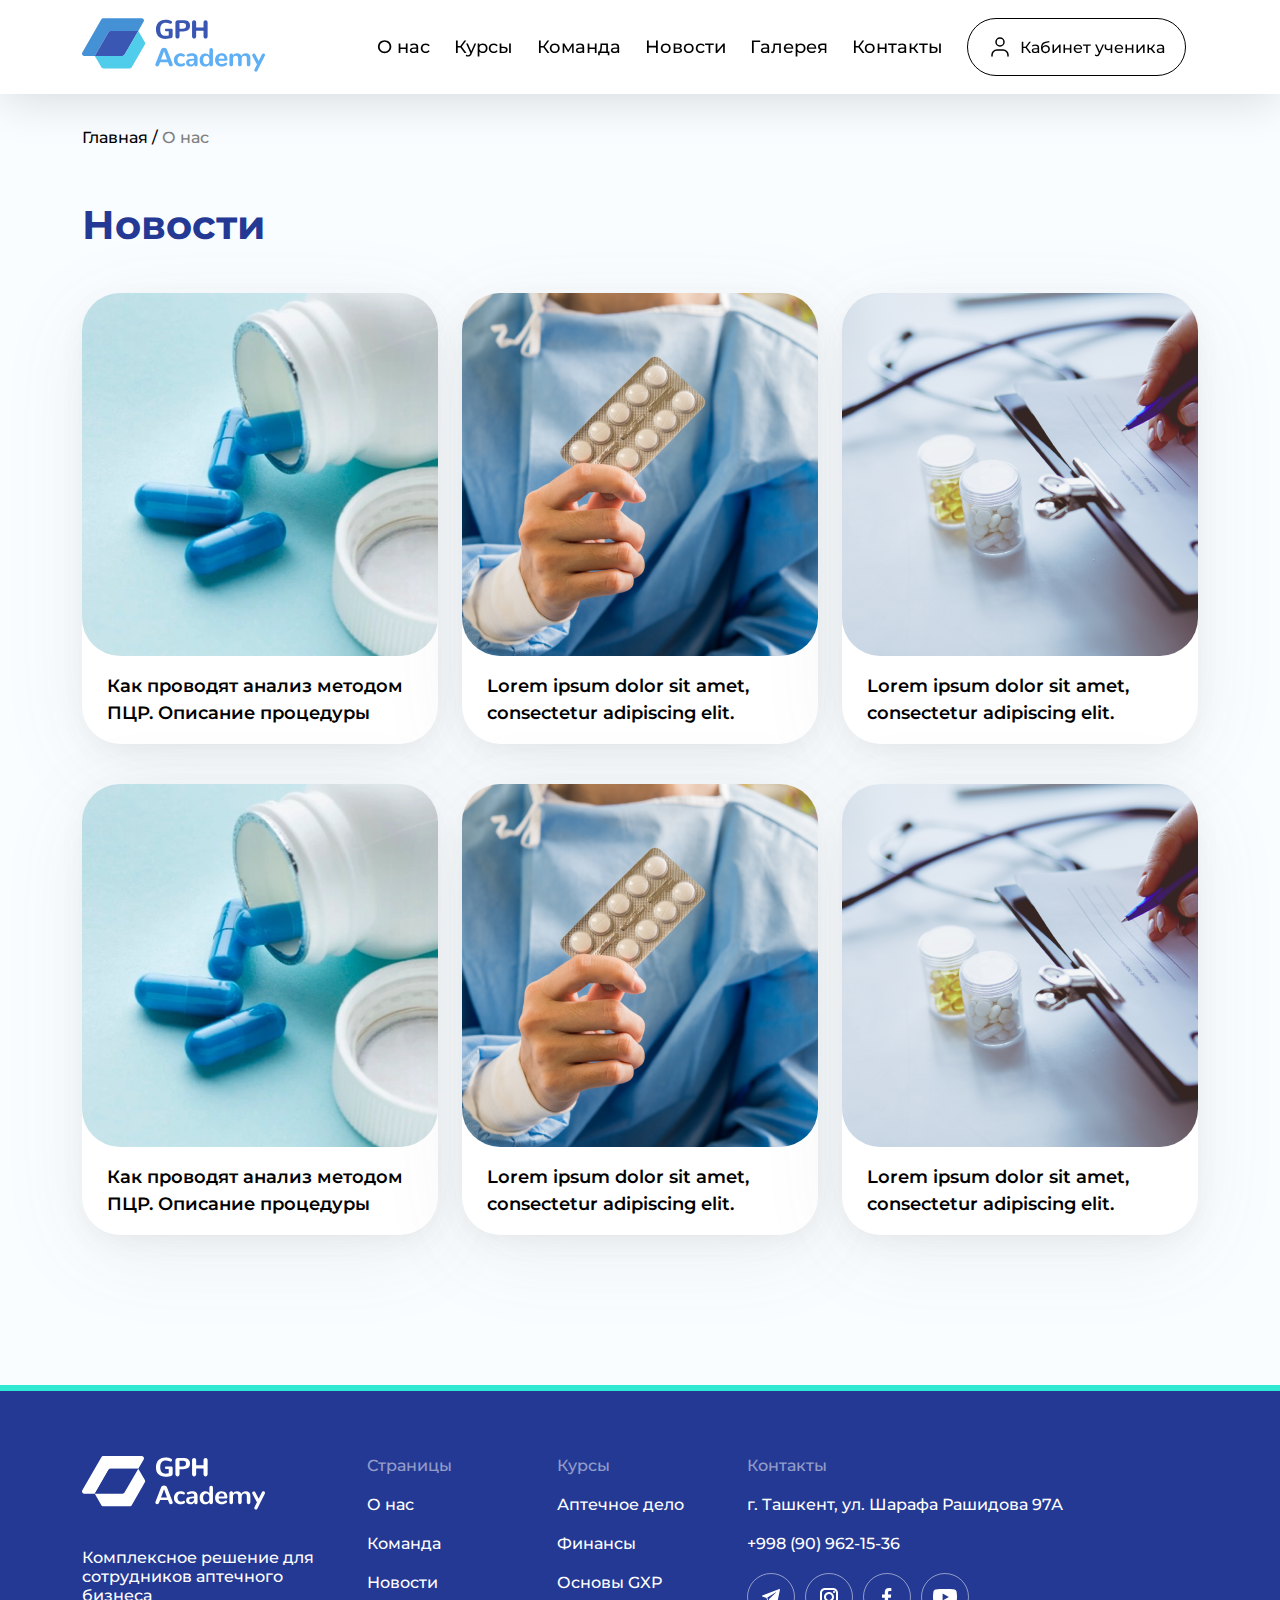
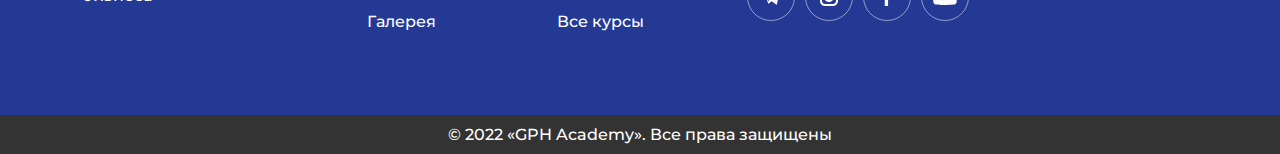
<file: news.html>
<!DOCTYPE html>
<html lang="en">
<head>
    <meta charset="UTF-8">
    <meta http-equiv="X-UA-Compatible" content="IE=edge">
    <meta name="viewport" content="width=device-width, initial-scale=1.0">
    <title>Новости</title>
    <link rel="stylesheet" href="css/bootstrap-grid.min.css">
    <link rel="stylesheet" href="css/style.css">
</head>
<body>
    <header class="header ">
        <nav class="header__nav container">
            <div class="logo">
                <a href="index.html"><img src="images/logo/logo.svg" alt=""></a>
            </div>
            <ul class="header__list">
                <li class="header__list_item"><a href="aboutus.html" class="item__link">О нас</a></li>
                <li class="header__list_item"><a href="courses.html" class="item__link">Курсы</a></li>
                <li class="header__list_item"><a href="team.html" class="item__link">Команда</a></li>
                <li class="header__list_item"><a href="news.html" class="item__link">Новости</a></li>
                <li class="header__list_item"><a href="#" class="item__link">Галерея</a></li>
                <li class="header__list_item"><a href="contacts.html" class="item__link">Контакты</a></li>
                <li class="header__list_item">
                    <div class="student-block">
                        <a href="" class="student-btn item__link">
                            <svg width="24" height="24" viewBox="0 0 24 24" fill="none"
                                xmlns="http://www.w3.org/2000/svg">
                                <path d="M20 21V20C20 17.2386 17.7614 15 15 15H9C6.23858 15 4 17.2386 4 20V21"
                                    stroke="black" stroke-width="1.5" stroke-linecap="round" stroke-linejoin="round" />
                                <path
                                    d="M12 11C14.2091 11 16 9.20914 16 7C16 4.79086 14.2091 3 12 3C9.79086 3 8 4.79086 8 7C8 9.20914 9.79086 11 12 11Z"
                                    stroke="black" stroke-width="1.5" stroke-linecap="round" stroke-linejoin="round" />
                            </svg> <span>Кабинет ученика</span>
                        </a>
                    </div>
                </li>
            </ul>
        </nav>
    </header>
    <div class="main">
        <div class="container">
            <div class="page-nav mb-50">
                <a href="#" class="item-link">Главная</a>&nbsp;/&nbsp;<span class="this-page">О нас</span>
            </div>
            <div class="news-block mb-150">
                <h2 class="main-header">Новости</h2>
                <div class="row">
                    <div class="col-xl-4 col-md-6 col-sm-12 mb-40">
                        <div class="employee-card">
                            <span><img src="images/news/news-1.png" alt=""></span>

                            <p class="news-p">
                                Как проводят анализ методом ПЦР. Описание процедуры
                            </p>
                        </div>
                    </div>
                    <div class="col-xl-4 col-md-6 col-sm-12 mb-40">
                        <div class="employee-card">
                            <span><img src="images/news/news-2.png" alt=""></span>

                            <p class="news-p">Lorem ipsum dolor sit amet, consectetur adipiscing elit.</p>
                        </div>
                    </div>
                    <div class="col-xl-4 col-md-6 col-sm-12 mb-40">
                        <div class="employee-card">
                            <span><img src="images/news/news-3.png" alt=""></span>

                            <p class="news-p">Lorem ipsum dolor sit amet, consectetur adipiscing elit.</p>
                        </div>
                    </div>
                    <div class="col-xl-4 col-md-6 col-sm-12">
                        <div class="employee-card">
                            <span><img src="images/news/news-1.png" alt=""></span>

                            <p class="news-p">
                                Как проводят анализ методом ПЦР. Описание процедуры
                            </p>
                        </div>
                    </div>
                    <div class="col-xl-4 col-md-6 col-sm-12">
                        <div class="employee-card">
                            <span><img src="images/news/news-2.png" alt=""></span>

                            <p class="news-p">Lorem ipsum dolor sit amet, consectetur adipiscing elit.</p>
                        </div>
                    </div>
                    <div class="col-xl-4 col-md-6 col-sm-12">
                        <div class="employee-card">
                            <span><img src="images/news/news-3.png" alt=""></span>

                            <p class="news-p">Lorem ipsum dolor sit amet, consectetur adipiscing elit.</p>
                        </div>
                    </div>
                </div>
            </div>
        </div>
    </div>
    <footer class="footer">
        <div class="container">
            <div class="row">
                <div class="col-md-6 col-lg-3">
                    <div class="footer-logo">
                        <a href="#" class="footer-logo-link"><img src="images/footer-logo.svg" alt=""></a>
                        <p>Комплексное решение для сотрудников аптечного бизнеса</p>
                    </div>
                </div>
                <div class="col-md-6 col-lg-2">
                    <ul class="footer__nav">
                        <li class="footer__nav-li"><a href="" class="footer-head footer__nav-a">Страницы</a></li>
                        <li class="footer__nav-li"><a href="" class="footer__nav-a">О нас</a></li>
                        <li class="footer__nav-li"><a href="" class="footer__nav-a">Команда</a></li>
                        <li class="footer__nav-li"><a href="" class="footer__nav-a">Новости</a></li>
                        <li class="footer__nav-li"><a href="" class="footer__nav-a">Галерея</a></li>
                    </ul>
                </div>
                <div class="col-md-6 col-lg-2">
                    <ul class="footer__nav">
                        <li class="footer__nav-li"><a href="" class="footer-head footer__nav-a">Курсы</a></li>
                        <li class="footer__nav-li"><a href="" class="footer__nav-a">Аптечное дело</a></li>
                        <li class="footer__nav-li"><a href="" class="footer__nav-a">Финансы</a></li>
                        <li class="footer__nav-li"><a href="" class="footer__nav-a">Основы GXP</a></li>
                        <li class="footer__nav-li"><a href="" class="footer__nav-a">Все курсы</a></li>
                    </ul>
                </div>
                <div class="col-md-6 col-lg-4">
                    <ul class="footer__nav">
                        <li class="footer__nav-li"><a href="" class="footer-head footer__nav-a">Контакты</a></li>
                        <li class="footer__nav-li"><a href="" class="footer__nav-a">г. Ташкент, ул. Шарафа Рашидова
                                97А</a></li>
                        <li class="footer__nav-li"><a href="" class="footer__nav-a">+998 (90) 962-15-36</a></li>
                    </ul>
                    <ul class="social">
                        <li class="social-li">
                            <a href="" class="social-a">
                                <svg width="48" height="48" viewBox="0 0 48 48" fill="none" xmlns="http://www.w3.org/2000/svg">
                                    <path d="M15.3179 23.5147L19.4655 25.0627L21.0709 30.2255C21.1736 30.5562 21.5779 30.6784 21.8463 30.459L24.1582 28.5742C24.4006 28.3768 24.7457 28.3669 24.999 28.5508L29.1689 31.5782C29.456 31.7869 29.8627 31.6296 29.9347 31.2827L32.9894 16.5892C33.068 16.2102 32.6956 15.8941 32.3348 16.0336L15.3131 22.6001C14.893 22.7621 14.8967 23.3568 15.3179 23.5147ZM20.8121 24.2386L28.918 19.2462C29.0637 19.1568 29.2136 19.3537 29.0885 19.4698L22.3988 25.6882C22.1636 25.9071 22.012 26.2 21.969 26.5179L21.7411 28.2067C21.7109 28.4322 21.3942 28.4545 21.332 28.2363L20.4556 25.1568C20.3552 24.8056 20.5015 24.4304 20.8121 24.2386Z" fill="white"/>
                                    <rect x="0.5" y="0.5" width="47" height="47" rx="23.5" stroke="white" stroke-opacity="0.5"/>
                                    </svg>
                                    
                            </a>
                        </li>
                        <li class="social-li">
                            <a href="" class="social-a">
                                <svg width="48" height="48" viewBox="0 0 48 48" fill="none" xmlns="http://www.w3.org/2000/svg">
                                    <path d="M20 15C17.243 15 15 17.243 15 20V28C15 30.757 17.243 33 20 33H28C30.757 33 33 30.757 33 28V20C33 17.243 30.757 15 28 15H20ZM20 17H28C29.654 17 31 18.346 31 20V28C31 29.654 29.654 31 28 31H20C18.346 31 17 29.654 17 28V20C17 18.346 18.346 17 20 17ZM29 18C28.7348 18 28.4804 18.1054 28.2929 18.2929C28.1054 18.4804 28 18.7348 28 19C28 19.2652 28.1054 19.5196 28.2929 19.7071C28.4804 19.8946 28.7348 20 29 20C29.2652 20 29.5196 19.8946 29.7071 19.7071C29.8946 19.5196 30 19.2652 30 19C30 18.7348 29.8946 18.4804 29.7071 18.2929C29.5196 18.1054 29.2652 18 29 18ZM24 19C21.243 19 19 21.243 19 24C19 26.757 21.243 29 24 29C26.757 29 29 26.757 29 24C29 21.243 26.757 19 24 19ZM24 21C25.654 21 27 22.346 27 24C27 25.654 25.654 27 24 27C22.346 27 21 25.654 21 24C21 22.346 22.346 21 24 21Z" fill="white"/>
                                    <rect x="0.5" y="0.5" width="47" height="47" rx="23.5" stroke="white" stroke-opacity="0.5"/>
                                    </svg>
                                    
                            </a>
                        </li>
                        <li class="social-li">
                            <a href="" class="social-a">
                                <svg width="48" height="48" viewBox="0 0 48 48" fill="none" xmlns="http://www.w3.org/2000/svg">
                                    <path d="M25.0669 33V24.79H27.8216L28.2349 21.5894H25.0669V19.5463C25.0669 18.62 25.3231 17.9887 26.653 17.9887L28.3464 17.988V15.1253C28.0535 15.0873 27.0483 15 25.8783 15C23.4351 15 21.7625 16.4913 21.7625 19.2293V21.5894H18.9995V24.79H21.7625V33H25.0669Z" fill="white"/>
                                    <rect x="0.5" y="0.5" width="47" height="47" rx="23.5" stroke="white" stroke-opacity="0.5"/>
                                    </svg>
                                    
                            </a>
                        </li>
                        <li class="social-li">
                            <a href="" class="social-a">
                                <svg width="48" height="48" viewBox="0 0 48 48" fill="none" xmlns="http://www.w3.org/2000/svg">
                                    <g clip-path="url(#clip0_251_7352)">
                                    <path d="M35.4996 18.5071C35.3637 18.0223 35.099 17.5834 34.7336 17.2371C34.3579 16.8801 33.8974 16.6247 33.3956 16.4951C31.5176 16.0001 23.9936 16.0001 23.9936 16.0001C20.857 15.9644 17.7211 16.1214 14.6036 16.4701C14.1018 16.6093 13.6422 16.8704 13.2656 17.2301C12.8956 17.5861 12.6276 18.0251 12.4876 18.5061C12.1513 20.3178 11.9879 22.1574 11.9996 24.0001C11.9876 25.8411 12.1506 27.6801 12.4876 29.4941C12.6246 29.9731 12.8916 30.4101 13.2626 30.7631C13.6336 31.1161 14.0956 31.3711 14.6036 31.5061C16.5066 32.0001 23.9936 32.0001 23.9936 32.0001C27.1343 32.0358 30.2742 31.8789 33.3956 31.5301C33.8974 31.4004 34.3579 31.1451 34.7336 30.7881C35.0989 30.4418 35.3633 30.0029 35.4986 29.5181C35.8437 27.707 36.0115 25.8667 35.9996 24.0231C36.0256 22.1717 35.858 20.3226 35.4996 18.5061V18.5071ZM21.6016 27.4241V20.5771L27.8616 24.0011L21.6016 27.4241Z" fill="white"/>
                                    </g>
                                    <rect x="0.5" y="0.5" width="47" height="47" rx="23.5" stroke="white" stroke-opacity="0.5"/>
                                    <defs>
                                    <clipPath id="clip0_251_7352">
                                    <rect width="24" height="24" fill="white" transform="translate(12 12)"/>
                                    </clipPath>
                                    </defs>
                                    </svg>
                                    
                            </a>
                        </li>
                    </ul>
                </div>
            </div>
        </div>
        <div class="rights">
            <p>© 2022 «GPH Academy». Все права защищены</p>
        </div>
    </footer>
</body>
</html>
</file>
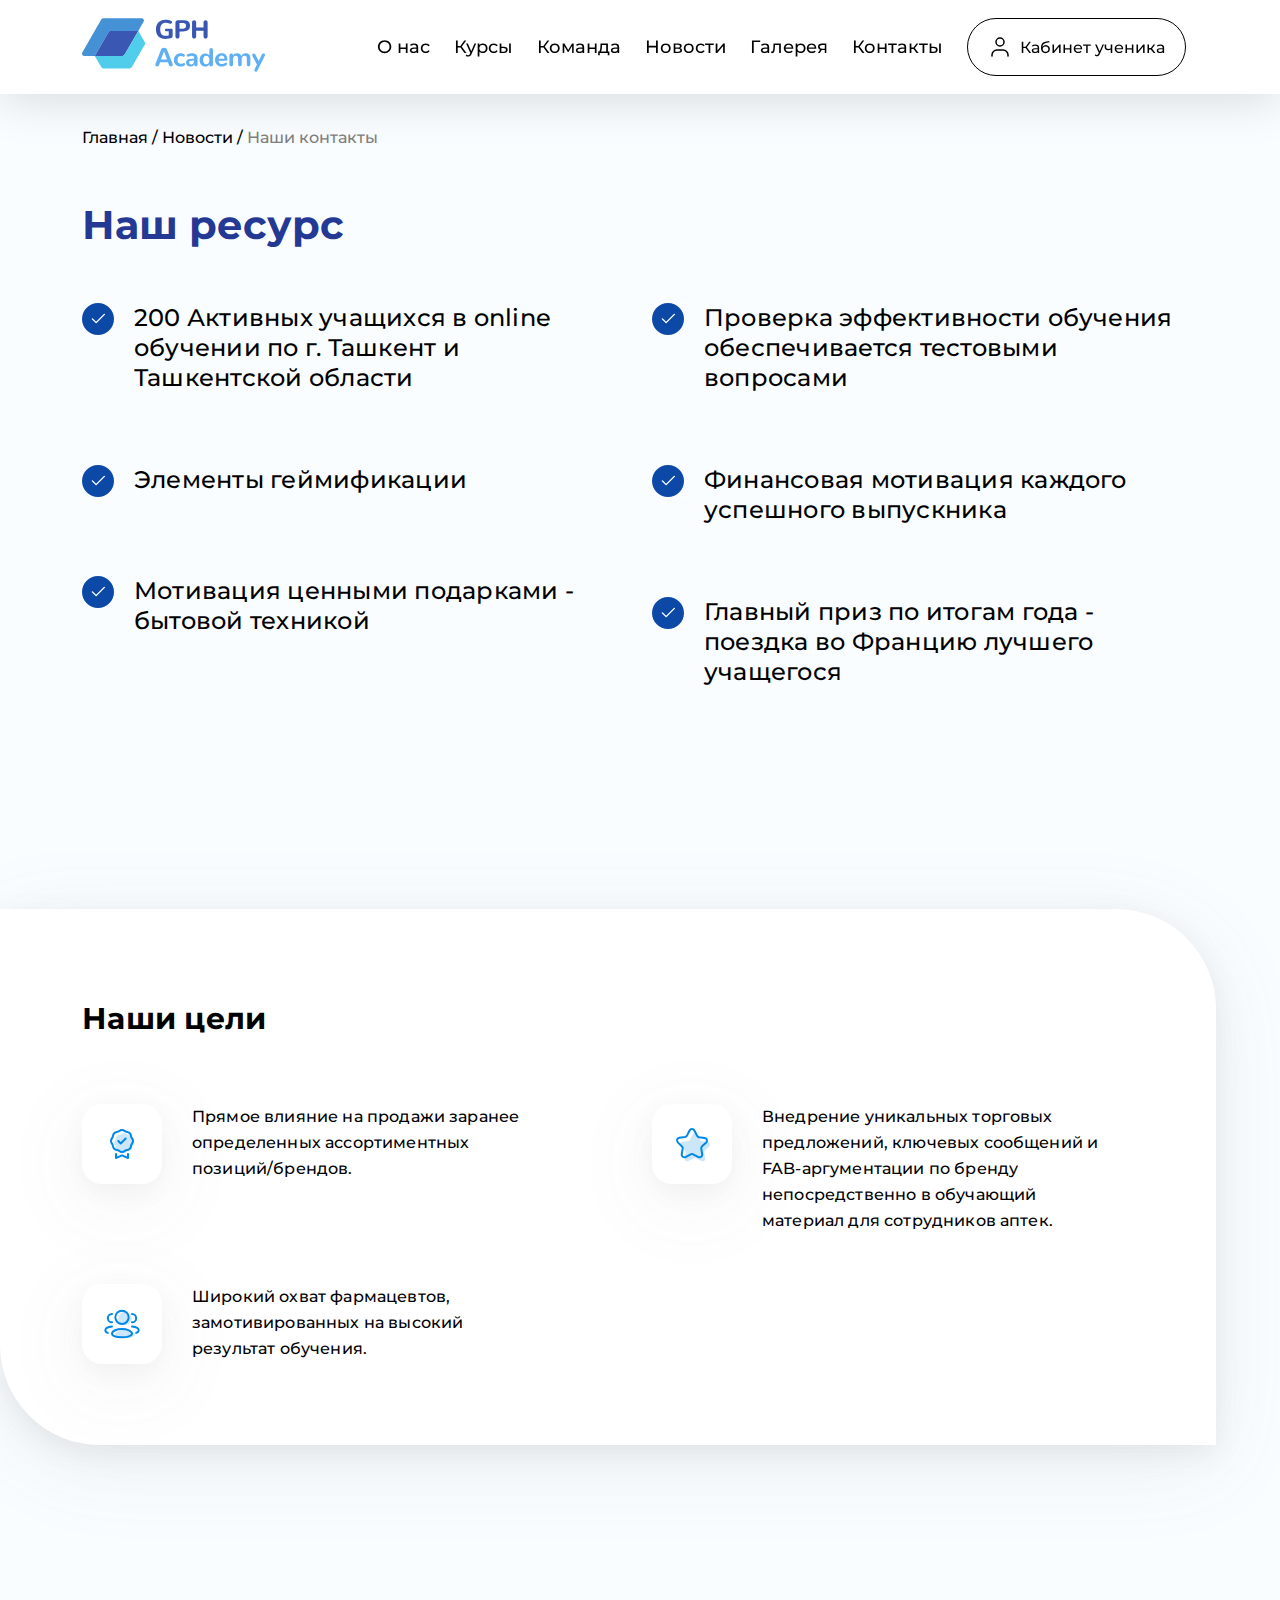
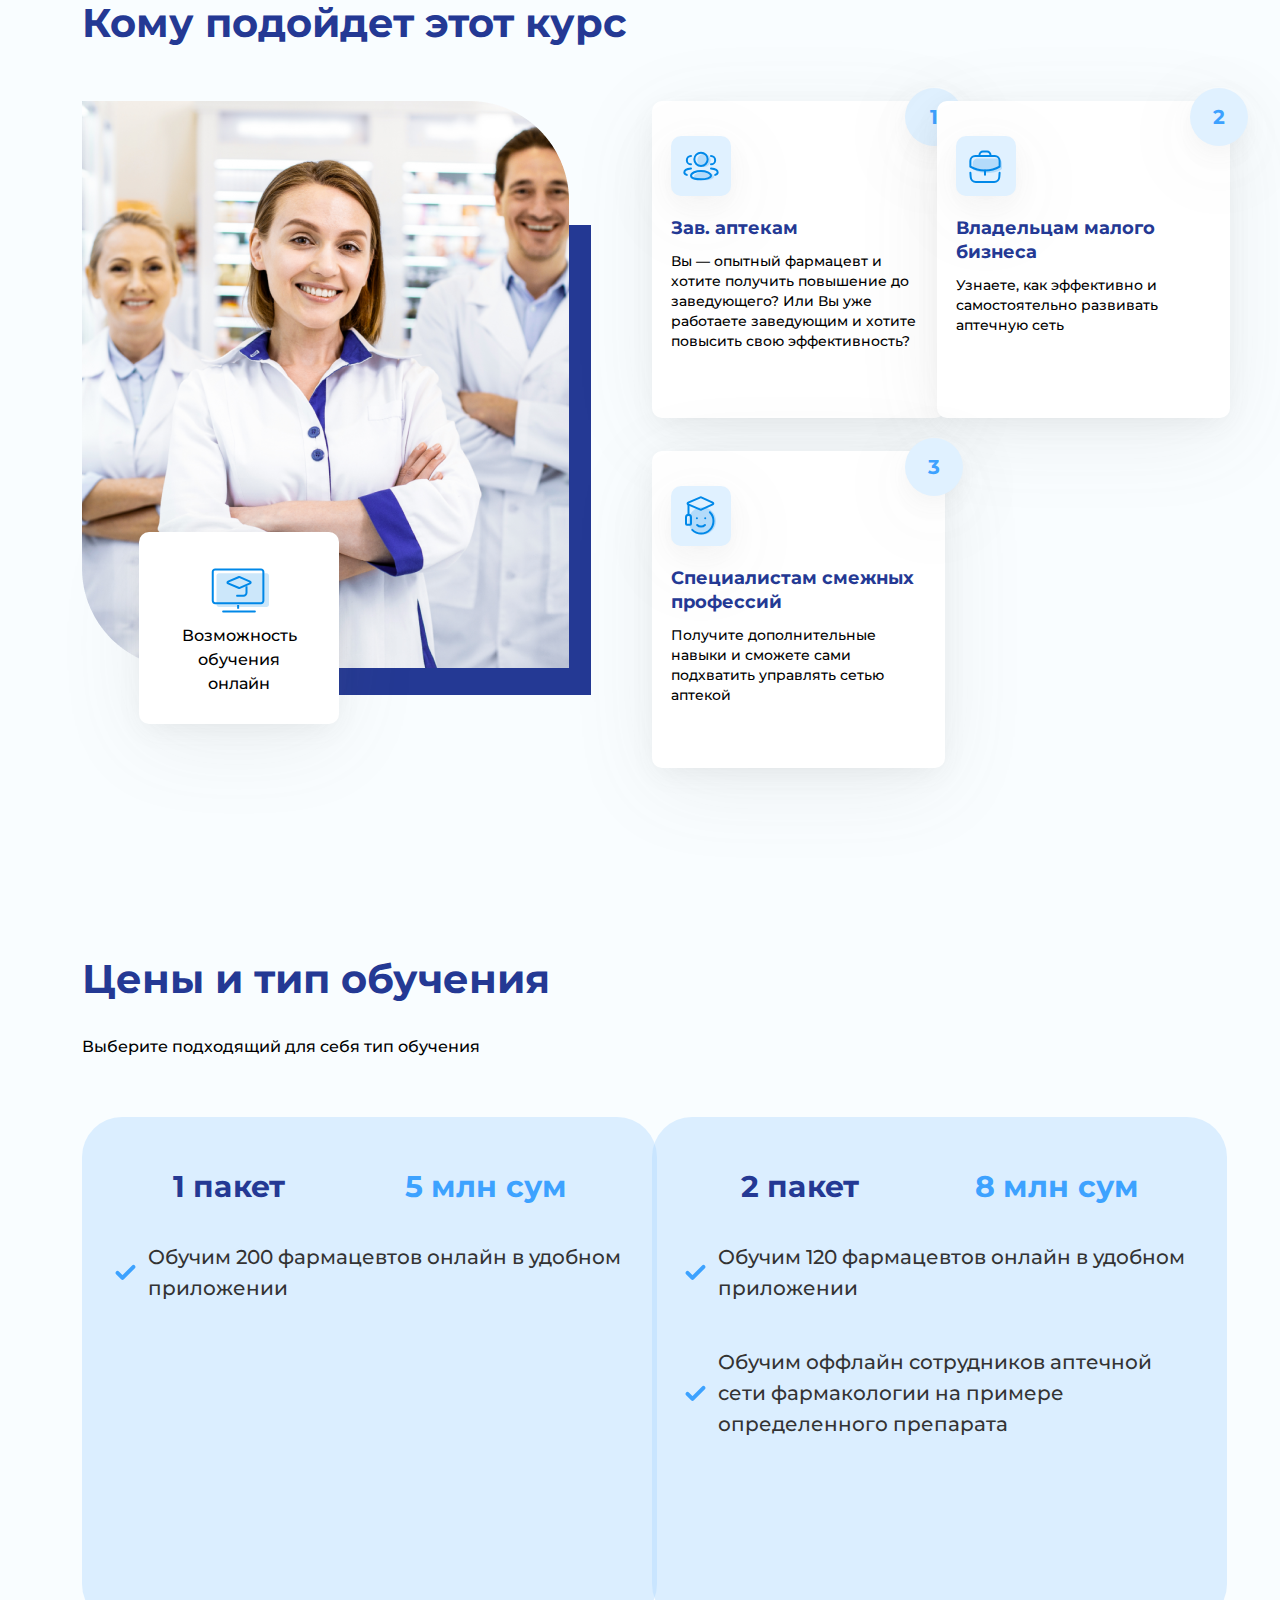
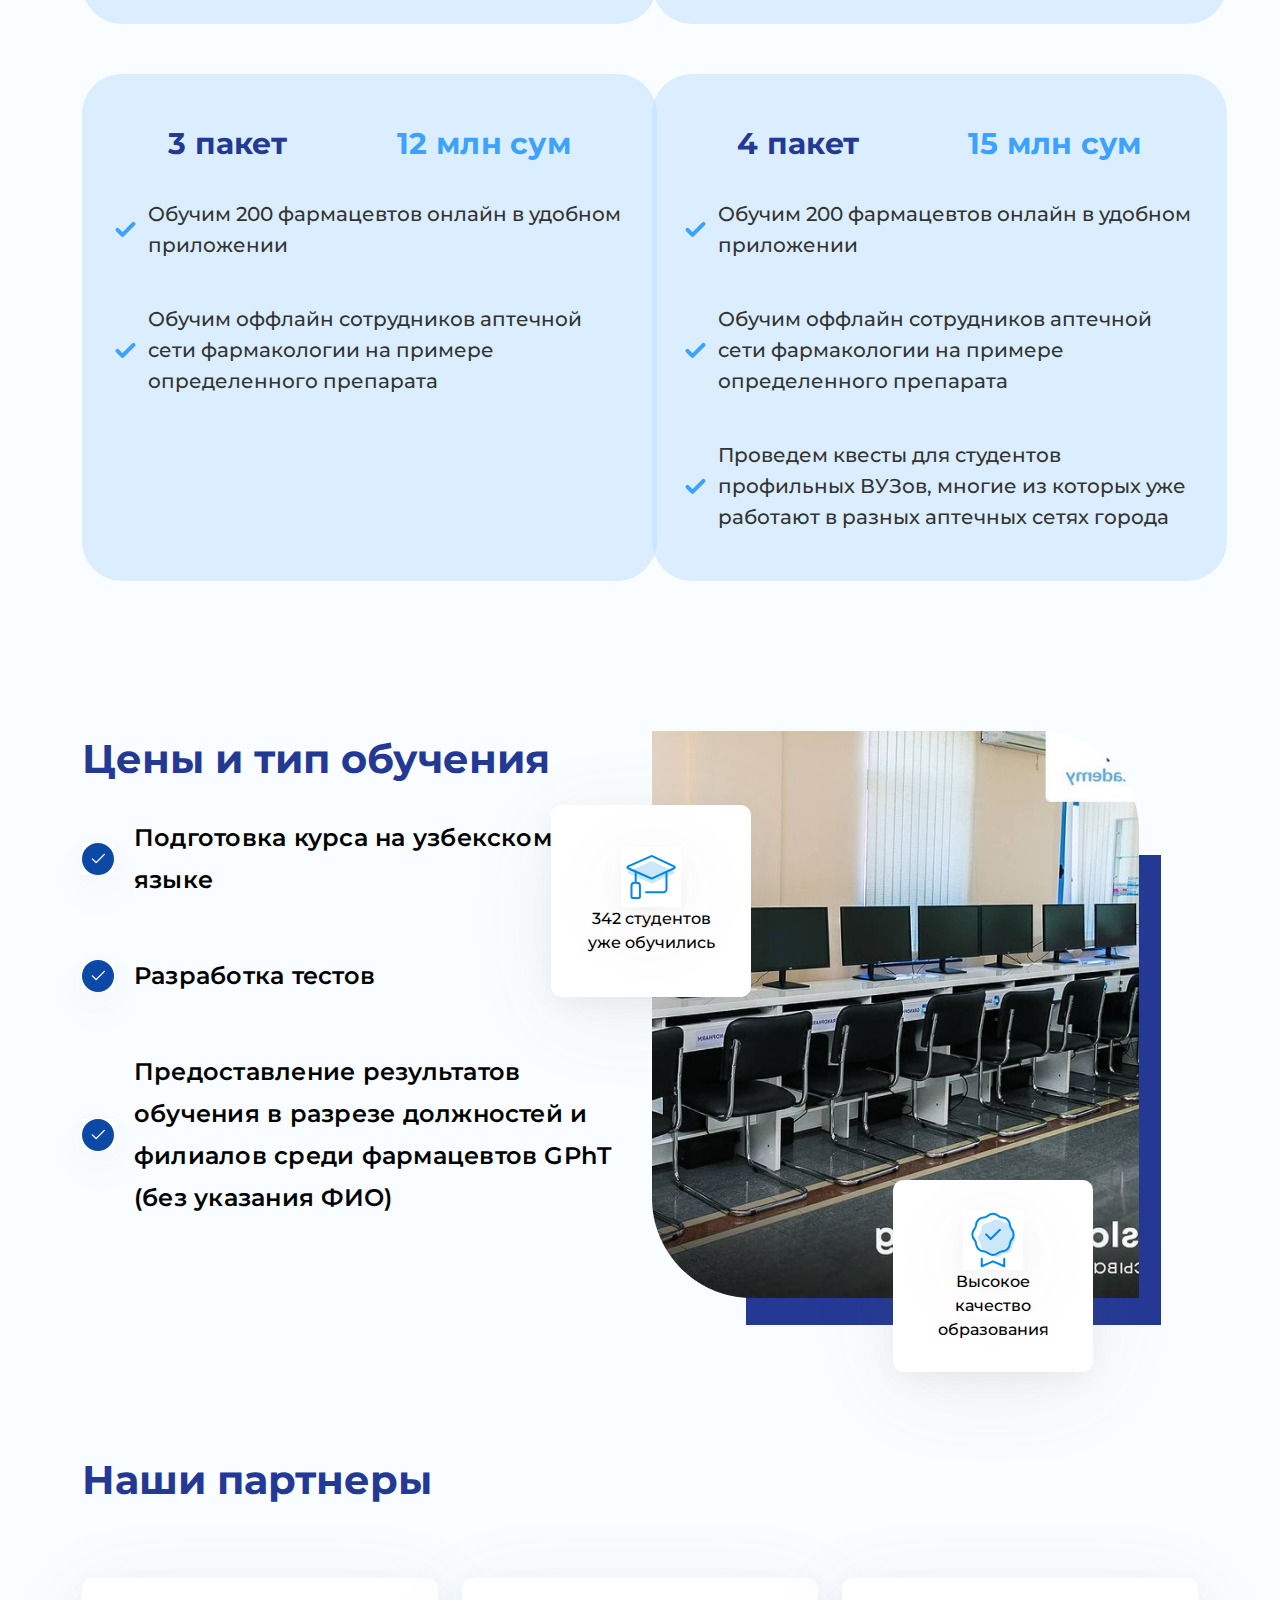
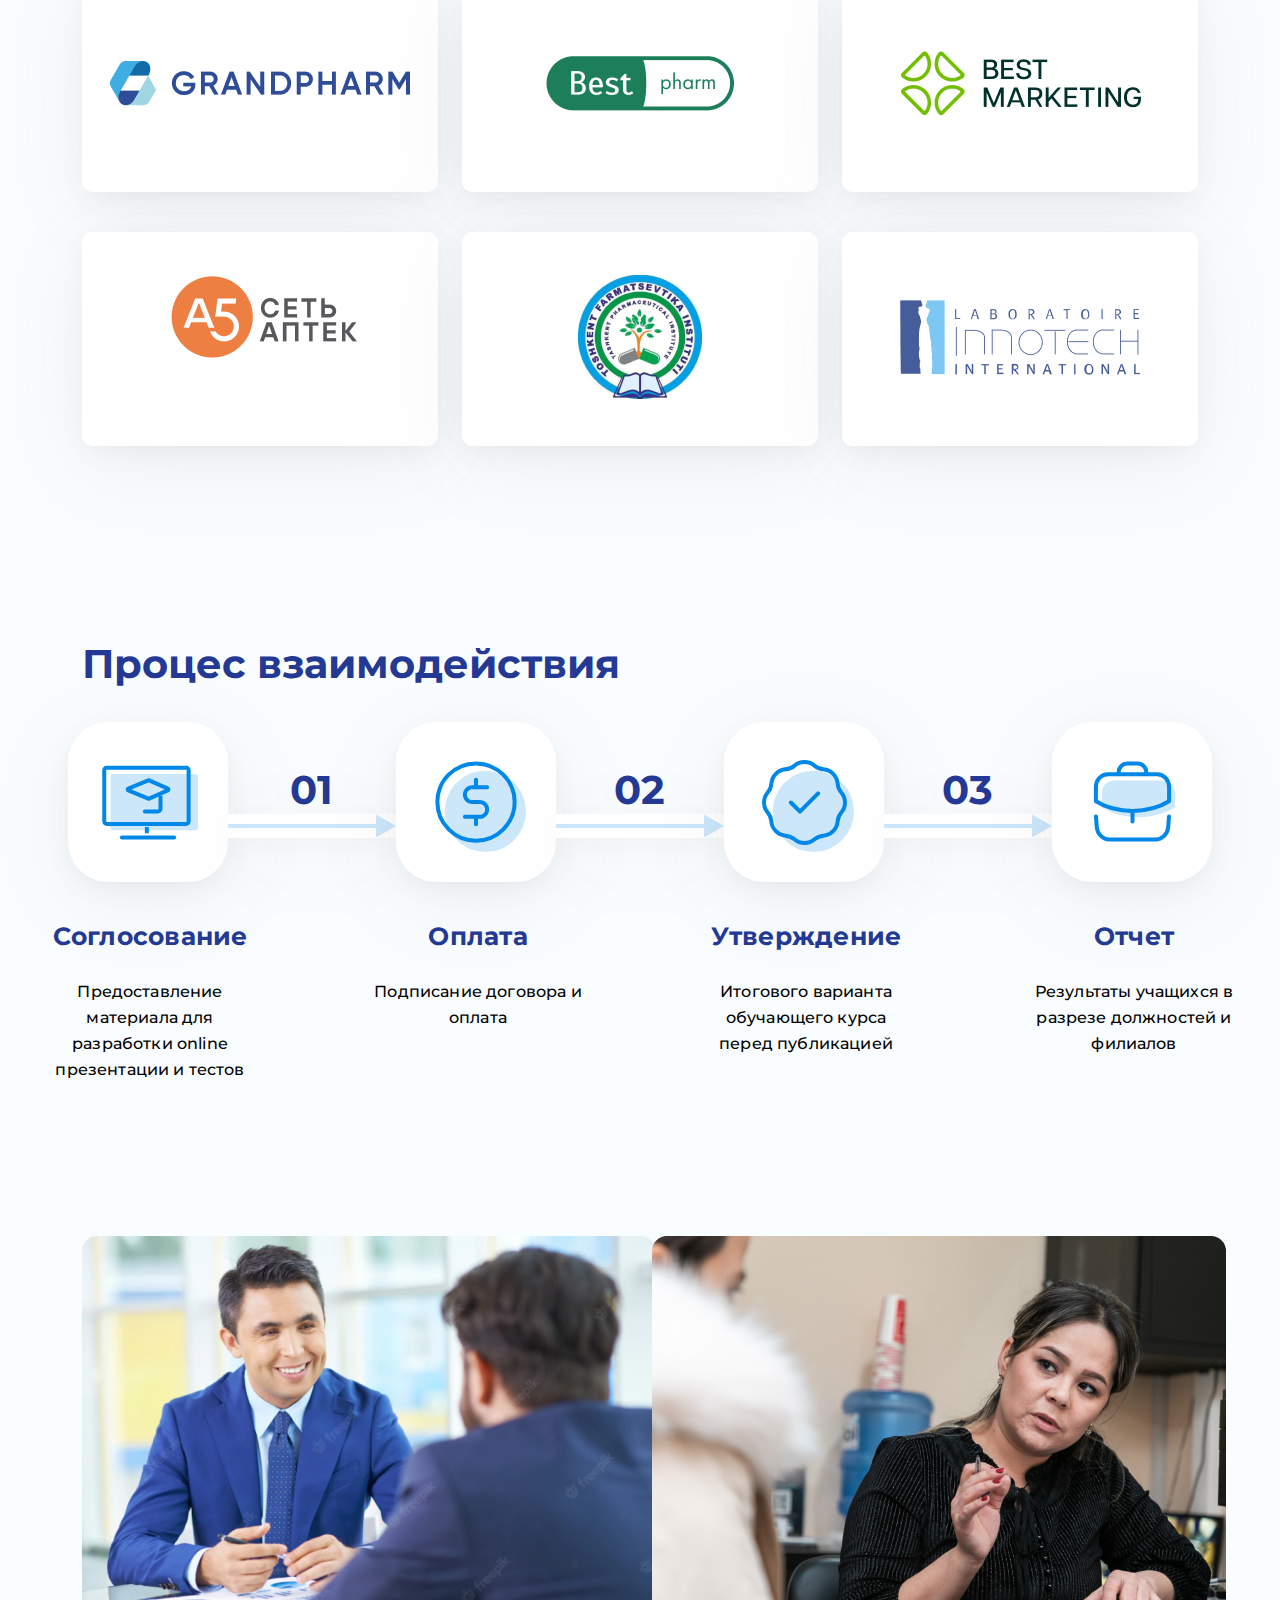
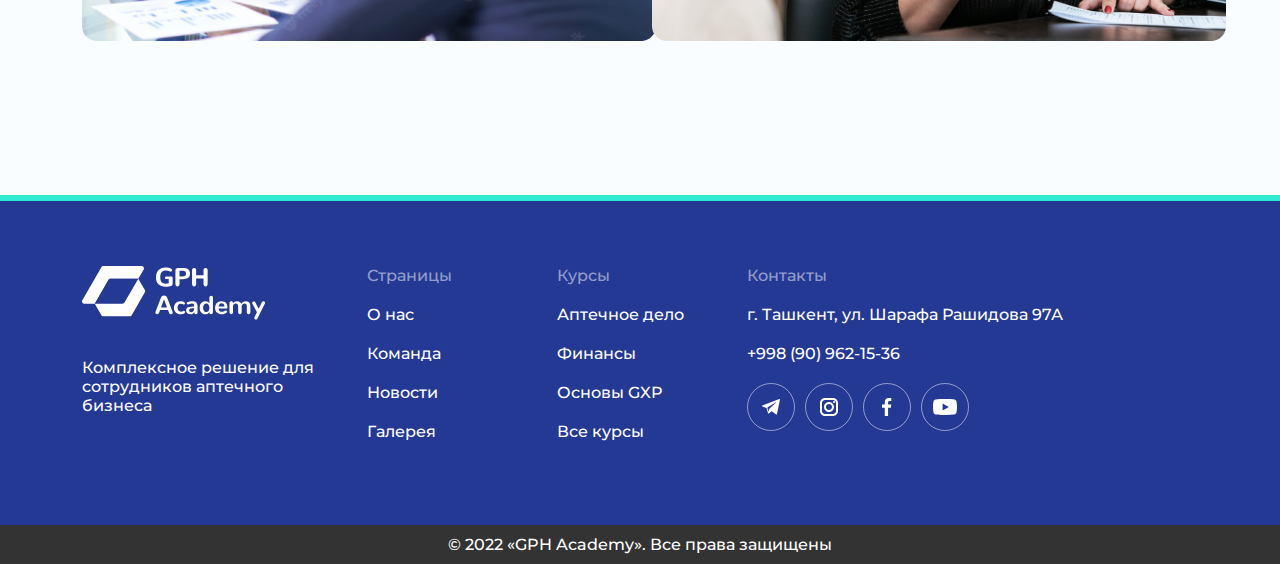
<file: resource.html>
<!DOCTYPE html>
<html lang="en">
<head>
    <meta charset="UTF-8">
    <meta http-equiv="X-UA-Compatible" content="IE=edge">
    <meta name="viewport" content="width=device-width, initial-scale=1.0">
    <title>Ресурсы</title>
    <link rel="stylesheet" href="css/bootstrap-grid.min.css">
    <link rel="stylesheet" href="css/style.css">
</head>
<body>
    <header class="header ">
        <nav class="header__nav container">
            <div class="logo">
                <a href="index.html"><img src="images/logo/logo.svg" alt=""></a>
            </div>
            <ul class="header__list">
                <li class="header__list_item"><a href="aboutus.html" class="item__link">О нас</a></li>
                <li class="header__list_item"><a href="courses.html" class="item__link">Курсы</a></li>
                <li class="header__list_item"><a href="team.html" class="item__link">Команда</a></li>
                <li class="header__list_item"><a href="news.html" class="item__link">Новости</a></li>
                <li class="header__list_item"><a href="#" class="item__link">Галерея</a></li>
                <li class="header__list_item"><a href="contacts.html" class="item__link">Контакты</a></li>
                <li class="header__list_item">
                    <div class="student-block">
                        <a href="" class="student-btn item__link">
                            <svg width="24" height="24" viewBox="0 0 24 24" fill="none"
                                xmlns="http://www.w3.org/2000/svg">
                                <path d="M20 21V20C20 17.2386 17.7614 15 15 15H9C6.23858 15 4 17.2386 4 20V21"
                                    stroke="black" stroke-width="1.5" stroke-linecap="round" stroke-linejoin="round" />
                                <path
                                    d="M12 11C14.2091 11 16 9.20914 16 7C16 4.79086 14.2091 3 12 3C9.79086 3 8 4.79086 8 7C8 9.20914 9.79086 11 12 11Z"
                                    stroke="black" stroke-width="1.5" stroke-linecap="round" stroke-linejoin="round" />
                            </svg> <span>Кабинет ученика</span>
                        </a>
                    </div>
                </li>
            </ul>
        </nav>
    </header>
    <div class="main">
        <div class="container">
            <div class="page-nav mb-50">
                <a href="#" class="item-link">Главная</a>&nbsp;/&nbsp;Новости&nbsp;/&nbsp;<span class="this-page">Наши контакты
                </span>
            </div>
            <div class="mb-50"><h2 class="main-header">Наш ресурс</h2></div>
            <div class="row mb-150">
                <div class="col-xl-6">
                    <div class="resource-block">
                        <ul class="resource-block-ul">
                            <li><span>
                                    <svg width="32" height="32" viewBox="0 0 32 32" fill="none"
                                        xmlns="http://www.w3.org/2000/svg">
                                        <path
                                            d="M0 16C0 7.16344 7.16344 0 16 0C24.8366 0 32 7.16344 32 16C32 24.8366 24.8366 32 16 32C7.16344 32 0 24.8366 0 16Z"
                                            fill="#0C49A7" />
                                        <path d="M22.3662 11.3799L14.1162 19.6299L10.3662 15.8799" stroke="white"
                                            stroke-width="1.4" stroke-linecap="round" stroke-linejoin="round" />
                                    </svg>
                                </span>200 Активных учащихся в online обучении по г. Ташкент и Ташкентской
                                области</li>
                            <li><span>
                                    <svg width="32" height="32" viewBox="0 0 32 32" fill="none"
                                        xmlns="http://www.w3.org/2000/svg">
                                        <path
                                            d="M0 16C0 7.16344 7.16344 0 16 0C24.8366 0 32 7.16344 32 16C32 24.8366 24.8366 32 16 32C7.16344 32 0 24.8366 0 16Z"
                                            fill="#0C49A7" />
                                        <path d="M22.3662 11.3799L14.1162 19.6299L10.3662 15.8799" stroke="white"
                                            stroke-width="1.4" stroke-linecap="round" stroke-linejoin="round" />
                                    </svg>
                                </span>Элементы геймификации</li>
                            <li><span>
                                    <svg width="32" height="32" viewBox="0 0 32 32" fill="none"
                                        xmlns="http://www.w3.org/2000/svg">
                                        <path
                                            d="M0 16C0 7.16344 7.16344 0 16 0C24.8366 0 32 7.16344 32 16C32 24.8366 24.8366 32 16 32C7.16344 32 0 24.8366 0 16Z"
                                            fill="#0C49A7" />
                                        <path d="M22.3662 11.3799L14.1162 19.6299L10.3662 15.8799" stroke="white"
                                            stroke-width="1.4" stroke-linecap="round" stroke-linejoin="round" />
                                    </svg>
                                </span>Мотивация ценными подарками - бытовой техникой</li>
                        </ul>
                    </div>
                </div>
                <div class="col-xl-6">
                    <div class="resource-block">
                        <ul class="resource-block-ul">
                            <li><span>
                                    <svg width="32" height="32" viewBox="0 0 32 32" fill="none"
                                        xmlns="http://www.w3.org/2000/svg">
                                        <path
                                            d="M0 16C0 7.16344 7.16344 0 16 0C24.8366 0 32 7.16344 32 16C32 24.8366 24.8366 32 16 32C7.16344 32 0 24.8366 0 16Z"
                                            fill="#0C49A7" />
                                        <path d="M22.3662 11.3799L14.1162 19.6299L10.3662 15.8799" stroke="white"
                                            stroke-width="1.4" stroke-linecap="round" stroke-linejoin="round" />
                                    </svg>
                                </span>Проверка эффективности обучения обеспечивается тестовыми вопросами</li>
                            <li><span>
                                    <svg width="32" height="32" viewBox="0 0 32 32" fill="none"
                                        xmlns="http://www.w3.org/2000/svg">
                                        <path
                                            d="M0 16C0 7.16344 7.16344 0 16 0C24.8366 0 32 7.16344 32 16C32 24.8366 24.8366 32 16 32C7.16344 32 0 24.8366 0 16Z"
                                            fill="#0C49A7" />
                                        <path d="M22.3662 11.3799L14.1162 19.6299L10.3662 15.8799" stroke="white"
                                            stroke-width="1.4" stroke-linecap="round" stroke-linejoin="round" />
                                    </svg>
                                </span>Финансовая мотивация каждого успешного выпускника</li>
                            <li><span>
                                    <svg width="32" height="32" viewBox="0 0 32 32" fill="none"
                                        xmlns="http://www.w3.org/2000/svg">
                                        <path
                                            d="M0 16C0 7.16344 7.16344 0 16 0C24.8366 0 32 7.16344 32 16C32 24.8366 24.8366 32 16 32C7.16344 32 0 24.8366 0 16Z"
                                            fill="#0C49A7" />
                                        <path d="M22.3662 11.3799L14.1162 19.6299L10.3662 15.8799" stroke="white"
                                            stroke-width="1.4" stroke-linecap="round" stroke-linejoin="round" />
                                    </svg>
                                </span>Главный приз по итогам года - поездка во Францию лучшего учащегося</li>
                        </ul>
                    </div>
                </div>

            </div>
        </div>
        <div class="advantages-block mb-150">
            <div class="container advantages-block-container">
                <h2 class="subtitle">Наши цели</h2>
                <div class="row">
                    <div class="col-xl-6 col-md-6 col-sm-6 mb-50">
                        <div class="advantages-info">
                            <div class="svg-block">
                                <svg width="32" height="32" viewBox="0 0 32 32" fill="none"
                                    xmlns="http://www.w3.org/2000/svg">
                                    <path
                                        d="M13.3342 6.81884C14.1377 6.75471 14.9006 6.43874 15.5142 5.91592C16.2075 5.32473 17.0888 5 18 5C18.9112 5 19.7925 5.32473 20.4858 5.91592C21.0994 6.43874 21.8623 6.75471 22.6658 6.81884C23.5741 6.8911 24.4268 7.28467 25.0711 7.92892C25.7153 8.57317 26.1089 9.42593 26.1812 10.3342C26.2453 11.1377 26.5613 11.9006 27.0841 12.5142C27.6753 13.2075 28 14.0888 28 15C28 15.9112 27.6753 16.7925 27.0841 17.4858C26.5613 18.0994 26.2453 18.8623 26.1812 19.6658C26.1089 20.5741 25.7153 21.4268 25.0711 22.0711C24.4268 22.7153 23.5741 23.1089 22.6658 23.1812C21.8623 23.2453 21.0994 23.5613 20.4858 24.0841C19.7925 24.6753 18.9112 25 18 25C17.0888 25 16.2075 24.6753 15.5142 24.0841C14.9006 23.5613 14.1377 23.2453 13.3342 23.1812C12.4259 23.1089 11.5732 22.7153 10.9289 22.0711C10.2847 21.4268 9.8911 20.5741 9.81884 19.6658C9.75471 18.8623 9.43874 18.0994 8.91592 17.4858C8.32473 16.7925 8 15.9112 8 15C8 14.0888 8.32473 13.2075 8.91592 12.5142C9.43874 11.9006 9.75471 11.1377 9.81884 10.3342C9.8911 9.42593 10.2847 8.57317 10.9289 7.92892C11.5732 7.28467 12.4259 6.8911 13.3342 6.81884Z"
                                        fill="#0088E8" fill-opacity="0.2" />
                                    <path
                                        d="M12.3032 13L14.7677 15.4645L19.6968 10.5355M10.8676 4.00073C11.7515 3.93018 12.5907 3.58262 13.2656 3.00752C14.0283 2.35721 14.9977 2 16 2C17.0023 2 17.9717 2.35721 18.7344 3.00752C19.4093 3.58262 20.2485 3.93018 21.1324 4.00073C22.1315 4.08021 23.0695 4.51313 23.7782 5.22181C24.4869 5.93049 24.9198 6.86853 24.9993 7.86759C25.0698 8.75151 25.4174 9.59065 25.9925 10.2656C26.6428 11.0283 27 11.9977 27 13C27 14.0023 26.6428 14.9717 25.9925 15.7344C25.4174 16.4093 25.0698 17.2485 24.9993 18.1324C24.9198 19.1315 24.4869 20.0695 23.7782 20.7782C23.0695 21.4869 22.1315 21.9198 21.1324 21.9993C20.2485 22.0698 19.4093 22.4174 18.7344 22.9925C17.9717 23.6428 17.0023 24 16 24C14.9977 24 14.0283 23.6428 13.2656 22.9925C12.5907 22.4174 11.7515 22.0698 10.8676 21.9993C9.86853 21.9198 8.93049 21.4869 8.22181 20.7782C7.51313 20.0695 7.08021 19.1315 7.00073 18.1324C6.93018 17.2485 6.58262 16.4093 6.00752 15.7344C5.35721 14.9717 5 14.0023 5 13C5 11.9977 5.35721 11.0283 6.00752 10.2656C6.58262 9.59065 6.93018 8.75151 7.00073 7.86759C7.08021 6.86853 7.51313 5.93049 8.22181 5.22181C8.93049 4.51313 9.86853 4.08021 10.8676 4.00073Z"
                                        stroke="#0088E8" stroke-width="2" stroke-linecap="round"
                                        stroke-linejoin="round" />
                                    <path d="M10 26V30L16 27.375L22 30V26" stroke="#0088E8" stroke-width="2"
                                        stroke-linecap="round" stroke-linejoin="round" />
                                </svg>

                            </div>
                            <div class="farm-mugs-txt">
                                <p>
                                    Прямое влияние на продажи заранее определенных ассортиментных позиций/брендов.
                                </p>
                            </div>

                        </div>
                    </div>
                    <div class="col-xl-6 col-md-6 col-sm-6 mb-50">
                        <div class="advantages-info">

                            <div class="svg-block">
                                <svg width="40" height="40" viewBox="0 0 40 40" fill="none"
                                    xmlns="http://www.w3.org/2000/svg">
                                    <path opacity="0.2"
                                        d="M25.375 10.5019L28.0481 15.6751C28.3823 16.5095 29.2176 17.0101 30.053 17.177L35.7331 18.0114C37.905 18.3452 38.7403 21.0152 37.2368 22.5172L33.0601 26.3553C32.3918 27.0228 32.0576 27.8572 32.2248 28.6917L33.2271 34.1985C33.5613 36.368 31.3895 38.0368 29.3846 37.0355L24.2056 34.3655C23.3703 34.0317 22.535 34.0317 21.6996 34.3655L16.5205 37.0355C14.5157 38.0368 12.3438 36.368 12.678 34.1985L13.6804 28.6917C13.8474 27.8572 13.5133 26.856 12.845 26.3553L8.83543 22.3502C7.16476 20.8483 8.16716 18.1783 10.339 17.8445L16.0193 17.0101C16.8546 16.8433 17.69 16.3426 18.0241 15.6751L20.5301 10.5019C21.6996 8.49937 24.3726 8.49937 25.375 10.5019Z"
                                        fill="#0088E8" />
                                    <path
                                        d="M22.375 6.5019L25.0481 11.6751C25.3823 12.5095 26.2176 13.0101 27.053 13.177L32.7331 14.0114C34.905 14.3452 35.7403 17.0152 34.2368 18.5172L30.0601 22.3553C29.3918 23.0228 29.0576 23.8572 29.2248 24.6917L30.2271 30.1985C30.5613 32.368 28.3895 34.0368 26.3846 33.0355L21.2056 30.3655C20.3703 30.0317 19.535 30.0317 18.6996 30.3655L13.5205 33.0355C11.5157 34.0368 9.34383 32.368 9.67796 30.1985L10.6804 24.6917C10.8474 23.8572 10.5133 22.856 9.84503 22.3553L5.83543 18.3502C4.16476 16.8483 5.16716 14.1783 7.33903 13.8445L13.0193 13.0101C13.8546 12.8433 14.69 12.3426 15.0241 11.6751L17.5301 6.5019C18.6996 4.49937 21.3726 4.49937 22.375 6.5019Z"
                                        stroke="#0088E8" stroke-width="2" stroke-linecap="round"
                                        stroke-linejoin="round" />
                                </svg>

                            </div>
                            <div class="farm-mugs-txt">
                                <p>
                                    Внедрение уникальных торговых предложений, ключевых сообщений и FAB-аргументации по
                                    бренду непосредственно в обучающий материал для сотрудников аптек.
                                </p>
                            </div>


                        </div>
                    </div>
                    <div class="col-xl-6 col-md-6 col-sm-6">
                        <div class="advantages-info">
                            <div class="svg-block">
                                <svg width="40" height="40" viewBox="0 0 40 40" fill="none"
                                    xmlns="http://www.w3.org/2000/svg">
                                    <path opacity="0.2"
                                        d="M33 30.8612C33 32.9853 28 34.3333 23 34.3333C17.1667 34.3333 13 32.9853 13 30.8612C13 27.7628 18 26 23 26C28 26 33 28.0833 33 30.8612Z"
                                        fill="#0088E8" />
                                    <path opacity="0.2"
                                        d="M22.9987 20.9998C26.6805 20.9998 29.6654 18.015 29.6654 14.3332C29.6654 10.6513 26.6805 7.6665 22.9987 7.6665C19.3168 7.6665 16.332 10.6513 16.332 14.3332C16.332 18.015 19.3168 20.9998 22.9987 20.9998Z"
                                        fill="#0088E8" />
                                    <path
                                        d="M30 29.8612C30 31.9853 25 33.3333 20 33.3333C14.1667 33.3333 10 31.9853 10 29.8612C10 26.7628 15 25 20 25C25 25 30 27.0833 30 29.8612Z"
                                        stroke="#0088E8" stroke-width="2" stroke-linecap="round"
                                        stroke-linejoin="round" />
                                    <path
                                        d="M19.9987 19.9998C23.6805 19.9998 26.6654 17.015 26.6654 13.3332C26.6654 9.65127 23.6805 6.6665 19.9987 6.6665C16.3168 6.6665 13.332 9.65127 13.332 13.3332C13.332 17.015 16.3168 19.9998 19.9987 19.9998Z"
                                        stroke="#0088E8" stroke-width="2" stroke-linecap="round"
                                        stroke-linejoin="round" />
                                    <path
                                        d="M34.1667 28.8899C35.9082 28.3963 36.6667 27.5783 36.6667 26.5346C36.6667 24.5179 33.7683 22.9423 30 22.5791"
                                        stroke="#0088E8" stroke-width="2" stroke-linecap="round"
                                        stroke-linejoin="round" />
                                    <path
                                        d="M30 18.3333C32.3012 18.3333 34.1667 16.4679 34.1667 14.1667C34.1667 11.8655 32.3012 10 30 10"
                                        stroke="#0088E8" stroke-width="2" stroke-linecap="round"
                                        stroke-linejoin="round" />
                                    <path
                                        d="M5.83398 28.8899C4.09248 28.3963 3.33398 27.5783 3.33398 26.5346C3.33398 24.5179 6.23225 22.9423 10.0007 22.5791"
                                        stroke="#0088E8" stroke-width="2" stroke-linecap="round"
                                        stroke-linejoin="round" />
                                    <path
                                        d="M10.0007 18.3333C7.69947 18.3333 5.83398 16.4679 5.83398 14.1667C5.83398 11.8655 7.69947 10 10.0007 10"
                                        stroke="#0088E8" stroke-width="2" stroke-linecap="round"
                                        stroke-linejoin="round" />
                                </svg>

                            </div>
                            <div class="farm-mugs-txt">
                                <p>
                                    Широкий охват фармацевтов, замотивированных на высокий результат обучения.
                                </p>
                            </div>

                        </div>
                    </div>

                </div>
            </div>
        </div>
        <div class="container">
            <div class="cours-info-block mb-150">
                <div class="cours-block-head mb-50">
                    <h2 class="main-header">Кому подойдет этот курс</h2>
                </div>
                <div class="row">
                    <div class="col-xl-6">
                        <div class="first-course-img">
                            <div class="in-block">
                            <span class="course-im-span"><img src="images/singlecourse/Single-1.png" alt=""></span>
                            <div class="img-aboutus__block">
                                <div class="centre-txt">
                                    <svg width="60" height="60" viewBox="0 0 60 60" fill="none"
                                        xmlns="http://www.w3.org/2000/svg">
                                        <path
                                            d="M51.975 9.37501L51.975 10.375L51.975 9.37501ZM4.75 40.725L4.75 11.775L2.75 11.775L2.75 40.725L4.75 40.725ZM51.975 42.125L6.15 42.125L6.15 44.125L51.975 44.125L51.975 42.125ZM53.375 30.6859L53.375 40.725L55.375 40.725L55.375 30.6859L53.375 30.6859ZM6.15 10.375L51.975 10.375L51.975 8.37501L6.15 8.375L6.15 10.375ZM53.375 11.775L53.375 30.6859L55.375 30.6859L55.375 11.775L53.375 11.775ZM51.975 10.375C52.7482 10.375 53.375 11.0018 53.375 11.775L55.375 11.775C55.375 9.89723 53.8528 8.37501 51.975 8.37501L51.975 10.375ZM51.975 44.125C53.8528 44.125 55.375 42.6028 55.375 40.725L53.375 40.725C53.375 41.4982 52.7482 42.125 51.975 42.125L51.975 44.125ZM4.75 11.775C4.75 11.0018 5.3768 10.375 6.15 10.375L6.15 8.375C4.27223 8.375 2.75 9.89724 2.75 11.775L4.75 11.775ZM2.75 40.725C2.75 42.6028 4.27223 44.125 6.15 44.125L6.15 42.125C5.3768 42.125 4.75 41.4982 4.75 40.725L2.75 40.725Z"
                                            fill="#0088E8" />
                                        <path opacity="0.2"
                                            d="M7.5 15.525L7.5 44.475C7.5 45.8005 8.57452 46.875 9.9 46.875L57.6 46.875C58.9255 46.875 60 45.8005 60 44.475L60 33.3077L60 15.525C60 14.1995 58.9255 13.125 57.6 13.125L36.5396 13.125L9.9 13.125C8.57452 13.125 7.5 14.1995 7.5 15.525Z"
                                            fill="#0088E8" />
                                        <path
                                            d="M41.0603 21.5856L30.8156 17.0487C30.5652 16.9378 30.2802 16.9345 30.0272 17.0395L19.0995 21.5764C18.2774 21.9177 18.2774 23.0823 19.0995 23.4236L30.0272 27.9605C30.2802 28.0655 30.5652 28.0622 30.8156 27.9513L41.0603 23.4143C41.8538 23.063 41.8538 21.937 41.0603 21.5856Z"
                                            stroke="#0088E8" stroke-width="2" stroke-linejoin="round" />
                                        <path
                                            d="M28.125 34.625C27.5727 34.625 27.125 35.0727 27.125 35.625C27.125 36.1773 27.5727 36.625 28.125 36.625V34.625ZM36.5 26.25V30.7869H38.5V26.25H36.5ZM36.5 30.7869V32.625H38.5V30.7869H36.5ZM34.5 34.625H28.125V36.625H34.5V34.625ZM36.5 32.625C36.5 33.7296 35.6046 34.625 34.5 34.625V36.625C36.7091 36.625 38.5 34.8341 38.5 32.625H36.5Z"
                                            fill="#0088E8" />
                                        <line x1="29.125" y1="45" x2="29.125" y2="48.75" stroke="#0088E8"
                                            stroke-width="2" />
                                        <line x1="14.125" y1="51.5" x2="45.875" y2="51.5" stroke="#0088E8"
                                            stroke-width="2" stroke-linecap="round" />
                                    </svg>
                                </div>
                                <p class="centre-txt">Возможность</br> обучения </br>онлайн</p>
                            </div>
                        </div>
                        </div>
                    </div>
                    <div class="col-xl-6">
                        <div class="row">
                            <div class="col-xl-6 col-lg-6">
                                <div class="course-info">
                                    <div class="num"><span>1</span></div>
                                    <div class="svg-block"><svg width="40" height="40" viewBox="0 0 40 40" fill="none"
                                            xmlns="http://www.w3.org/2000/svg">
                                            <path opacity="0.2"
                                                d="M33 30.8612C33 32.9853 28 34.3333 23 34.3333C17.1667 34.3333 13 32.9853 13 30.8612C13 27.7628 18 26 23 26C28 26 33 28.0833 33 30.8612Z"
                                                fill="#0088E8" />
                                            <path opacity="0.2"
                                                d="M22.9987 20.9998C26.6805 20.9998 29.6654 18.015 29.6654 14.3332C29.6654 10.6513 26.6805 7.6665 22.9987 7.6665C19.3168 7.6665 16.332 10.6513 16.332 14.3332C16.332 18.015 19.3168 20.9998 22.9987 20.9998Z"
                                                fill="#0088E8" />
                                            <path
                                                d="M30 29.8612C30 31.9853 25 33.3333 20 33.3333C14.1667 33.3333 10 31.9853 10 29.8612C10 26.7628 15 25 20 25C25 25 30 27.0833 30 29.8612Z"
                                                stroke="#0088E8" stroke-width="2" stroke-linecap="round"
                                                stroke-linejoin="round" />
                                            <path
                                                d="M19.9987 19.9998C23.6805 19.9998 26.6654 17.015 26.6654 13.3332C26.6654 9.65127 23.6805 6.6665 19.9987 6.6665C16.3168 6.6665 13.332 9.65127 13.332 13.3332C13.332 17.015 16.3168 19.9998 19.9987 19.9998Z"
                                                stroke="#0088E8" stroke-width="2" stroke-linecap="round"
                                                stroke-linejoin="round" />
                                            <path
                                                d="M34.1667 28.8899C35.9082 28.3963 36.6667 27.5783 36.6667 26.5346C36.6667 24.5179 33.7683 22.9423 30 22.5791"
                                                stroke="#0088E8" stroke-width="2" stroke-linecap="round"
                                                stroke-linejoin="round" />
                                            <path
                                                d="M30 18.3333C32.3012 18.3333 34.1667 16.4679 34.1667 14.1667C34.1667 11.8655 32.3012 10 30 10"
                                                stroke="#0088E8" stroke-width="2" stroke-linecap="round"
                                                stroke-linejoin="round" />
                                            <path
                                                d="M5.83398 28.8899C4.09248 28.3963 3.33398 27.5783 3.33398 26.5346C3.33398 24.5179 6.23225 22.9423 10.0007 22.5791"
                                                stroke="#0088E8" stroke-width="2" stroke-linecap="round"
                                                stroke-linejoin="round" />
                                            <path
                                                d="M10.0007 18.3333C7.69947 18.3333 5.83398 16.4679 5.83398 14.1667C5.83398 11.8655 7.69947 10 10.0007 10"
                                                stroke="#0088E8" stroke-width="2" stroke-linecap="round"
                                                stroke-linejoin="round" />
                                        </svg>
                                    </div>
                                    <h5>Зав. аптекам</h5>
                                    <p>Вы — опытный фармацевт и хотите получить повышение до заведующего? Или Вы уже
                                        работаете заведующим и хотите повысить свою эффективность?</p>
                                </div>
                            </div>
                            <div class="col-xl-6 col-lg-6">
                                <div class="course-info">
                                    <div class="num"><span>2</span></div>
                                    <div class="svg-block"><svg width="34" height="33" viewBox="0 0 34 33" fill="none"
                                            xmlns="http://www.w3.org/2000/svg">
                                            <path d="M15.9924 24.7947V20.5664" stroke="#0088E8" stroke-width="2"
                                                stroke-linecap="round" stroke-linejoin="round" />
                                            <path fill-rule="evenodd" clip-rule="evenodd"
                                                d="M25.8007 5.88379C28.4765 5.88379 30.6298 8.16712 30.6298 10.9838V16.7171C26.7348 19.1171 21.589 20.5671 15.984 20.5671C10.379 20.5671 5.249 19.1171 1.354 16.7171V10.9671C1.354 8.15046 3.52317 5.88379 6.199 5.88379H25.8007Z"
                                                stroke="#0088E8" stroke-width="2" stroke-linecap="round"
                                                stroke-linejoin="round" />
                                            <path opacity="0.2" fill-rule="evenodd" clip-rule="evenodd"
                                                d="M28.1757 8.38379C30.8515 8.38379 33.0048 10.6671 33.0048 13.4838V18.1003C33.0048 18.7944 32.6484 19.4445 32.0398 19.7783C28.278 21.8413 23.5126 23.0671 18.359 23.0671C13.2055 23.0671 8.45363 21.8413 4.69399 19.7784C4.08546 19.4445 3.729 18.7944 3.729 18.1003V13.4671C3.729 10.6505 5.89817 8.38379 8.574 8.38379H28.1757Z"
                                                fill="#0088E8" />
                                            <path
                                                d="M21.534 5.87634V5.26634C21.534 3.23301 19.9665 1.58301 18.0348 1.58301H13.9499C12.0182 1.58301 10.4507 3.23301 10.4507 5.26634V5.87634"
                                                stroke="#0088E8" stroke-width="2" stroke-linecap="round"
                                                stroke-linejoin="round" />
                                            <path
                                                d="M1.39258 22.8047L1.69183 26.9864C1.89449 29.8047 4.12541 31.983 6.80916 31.983H25.1742C27.858 31.983 30.0889 29.8047 30.2916 26.9864L30.5908 22.8047"
                                                stroke="#0088E8" stroke-width="2" stroke-linecap="round"
                                                stroke-linejoin="round" />
                                        </svg>
                                    </div>
                                    <h5>Владельцам малого бизнеса</h5>
                                    <p>Узнаете, как эффективно и самостоятельно развивать аптечную сеть</p>
                                </div>
                            </div>
                            <div class="col-xl-6 col-lg-6">
                                <div class="course-info">
                                    <div class="num"><span>3</span></div>
                                    <div class="svg-block"><svg width="40" height="40" viewBox="0 0 40 40" fill="none"
                                            xmlns="http://www.w3.org/2000/svg">
                                            <path opacity="0.2"
                                                d="M35 25C35 26.8057 34.6443 28.5937 33.9533 30.2619C33.2623 31.9301 32.2495 33.4459 30.9727 34.7227C29.6959 35.9995 28.1801 37.0123 26.5119 37.7033C24.8437 38.3943 23.0557 38.75 21.25 38.75C19.4443 38.75 17.6563 38.3943 15.9881 37.7033C14.3199 37.0123 12.8041 35.9995 11.5273 34.7227C10.2505 33.4459 9.23766 31.9301 8.54666 30.2619C7.85565 28.5937 7.5 26.8057 7.5 25C7.5 21.3533 8.94866 17.8559 11.5273 15.2773C14.1059 12.6987 17.6033 11.25 21.25 11.25C24.8967 11.25 28.3941 12.6987 30.9727 15.2773C33.5513 17.8559 35 21.3533 35 25Z"
                                                fill="#0088E8" />
                                            <path
                                                d="M23.9635 28.9635C22.926 30.0006 21.519 30.5833 20.052 30.5833C18.585 30.5833 17.1781 30.0006 16.1406 28.9635M15.9027 22.2858H15.9165M24.2014 22.2858H24.2152M11.25 33.8541C12.4059 35.01 13.7782 35.9269 15.2884 36.5525C16.7987 37.178 18.4173 37.5 20.052 37.5C21.6867 37.5 23.3054 37.178 24.8157 36.5525C26.3259 35.9269 27.6982 35.01 28.8541 33.8541C30.01 32.6982 30.9269 31.3259 31.5525 29.8157C32.178 28.3054 32.5 26.6867 32.5 25.052C32.5 21.7506 31.1885 18.5844 28.8541 16.25"
                                                stroke="#0088E8" stroke-width="2" stroke-linecap="round"
                                                stroke-linejoin="round" />
                                            <path
                                                d="M31.7197 6.58783L20.2357 1.42834C19.9825 1.3146 19.6934 1.31118 19.4377 1.41892L7.18803 6.57841C6.37225 6.92201 6.37226 8.07799 7.18803 8.42159L19.4377 13.5811C19.6934 13.6888 19.9825 13.6854 20.2357 13.5717L31.7197 8.41217C32.5066 8.05863 32.5066 6.94137 31.7197 6.58783Z"
                                                stroke="#0088E8" stroke-width="2" stroke-linejoin="round" />
                                            <path d="M7.5 8.125V20" stroke="#0088E8" stroke-width="2"
                                                stroke-linejoin="round" />
                                            <path
                                                d="M5 21.25C5 19.8693 6.11929 18.75 7.5 18.75V18.75C8.88071 18.75 10 19.8693 10 21.25V27.75C10 28.3023 9.55228 28.75 9 28.75H6C5.44772 28.75 5 28.3023 5 27.75V21.25Z"
                                                stroke="#0088E8" stroke-width="2" />
                                        </svg>
                                    </div>
                                    <h5>Специалистам смежных профессий</h5>
                                    <p>Получите дополнительные навыки и сможете сами подхватить управлять
                                        сетью аптекой</p>
                                </div>
                            </div>
                        </div>                        
                    </div>
                </div>
            </div>
        </div>
        <div class="education-type mb-150">
            <div class="container">
                <div class="education-heading">
                    <h2 class="main-header">Цены и тип обучения</h2>
                    <p>Выберите подходящий для себя тип обучения</p>
                </div>
                <div class="row">
                    <div class="col-xl-6">
                        <div class="education-card mb-50">
                            <div class="card-h">
                                <h5 class="edu-h5">1 пакет</h5>
                                <h6 class="edu-h5">5 млн сум</h5>
                            </div>
                            <div class="edu-p">
                                <div class="svg-block">
                                    <svg width="24" height="24" viewBox="0 0 24 24" fill="none"
                                    xmlns="http://www.w3.org/2000/svg">
                                    <path d="M20.4883 5.83984L9.48828 16.8398L4.48828 11.8398" stroke="#3DA2FF"
                                        stroke-width="4" stroke-linecap="round" stroke-linejoin="round" />
                                    </svg>
                                </div>
                                <p>Обучим 200 фармацевтов онлайн в удобном приложении</p>
                            </div>

                        </div>
                    </div>
                    <div class="col-xl-6">
                        <div class="education-card mb-50">
                            <div class="card-h">
                                <h5 class="edu-h5">2 пакет</h5>
                                <h6 class="edu-h5">8 млн сум</h5>
                            </div>
                            <div class="edu-p">
                                <div class="svg-block">
                                    <svg width="24" height="24" viewBox="0 0 24 24" fill="none"
                                    xmlns="http://www.w3.org/2000/svg">
                                    <path d="M20.4883 5.83984L9.48828 16.8398L4.48828 11.8398" stroke="#3DA2FF"
                                        stroke-width="4" stroke-linecap="round" stroke-linejoin="round" />
                                    </svg>
                                </div>
                                <p>Обучим 120 фармацевтов онлайн в удобном приложении</p>
                            </div>
                            <div class="edu-p">
                                <div class="svg-block">
                                    <svg width="24" height="24" viewBox="0 0 24 24" fill="none"
                                    xmlns="http://www.w3.org/2000/svg">
                                    <path d="M20.4883 5.83984L9.48828 16.8398L4.48828 11.8398" stroke="#3DA2FF"
                                        stroke-width="4" stroke-linecap="round" stroke-linejoin="round" />
                                    </svg>
                                </div>

                                <p>Обучим оффлайн сотрудников аптечной сети фармакологии на примере определенного
                                    препарата</p>
                            </div>

                        </div>
                    </div>
                    <div class="col-xl-6">
                        <div class="education-card">
                            <div class="card-h">
                                <h5 class="edu-h5">3 пакет</h5>
                                <h6 class="edu-h5">12 млн сум</h5>
                            </div>
                            <div class="edu-p">
                                <div class="svg-block">
                                    <svg width="24" height="24" viewBox="0 0 24 24" fill="none"
                                    xmlns="http://www.w3.org/2000/svg">
                                    <path d="M20.4883 5.83984L9.48828 16.8398L4.48828 11.8398" stroke="#3DA2FF"
                                        stroke-width="4" stroke-linecap="round" stroke-linejoin="round" />
                                    </svg>
                                </div>
                                <p>Обучим 200 фармацевтов онлайн в удобном приложении</p>
                            </div>
                            <div class="edu-p">
                                <div class="svg-block">
                                    <svg width="24" height="24" viewBox="0 0 24 24" fill="none"
                                    xmlns="http://www.w3.org/2000/svg">
                                    <path d="M20.4883 5.83984L9.48828 16.8398L4.48828 11.8398" stroke="#3DA2FF"
                                        stroke-width="4" stroke-linecap="round" stroke-linejoin="round" />
                                    </svg>
                                </div>

                                <p>Обучим оффлайн сотрудников аптечной сети фармакологии на примере определенного
                                    препарата</p>
                            </div>

                        </div>
                    </div>
                    <div class="col-xl-6">
                        <div class="education-card">
                            <div class="card-h">
                                <h5 class="edu-h5">4 пакет</h5>
                                <h6 class="edu-h5">15 млн сум</h5>
                            </div>
                            <div class="edu-p">
                                <div class="svg-block">
                                    <svg width="24" height="24" viewBox="0 0 24 24" fill="none"
                                    xmlns="http://www.w3.org/2000/svg">
                                    <path d="M20.4883 5.83984L9.48828 16.8398L4.48828 11.8398" stroke="#3DA2FF"
                                        stroke-width="4" stroke-linecap="round" stroke-linejoin="round" />
                                    </svg>
                                </div>
                                <p>Обучим 200 фармацевтов онлайн в удобном приложении</p>
                            </div>
                            <div class="edu-p">
                                <div class="svg-block">
                                    <svg width="24" height="24" viewBox="0 0 24 24" fill="none"
                                    xmlns="http://www.w3.org/2000/svg">
                                    <path d="M20.4883 5.83984L9.48828 16.8398L4.48828 11.8398" stroke="#3DA2FF"
                                        stroke-width="4" stroke-linecap="round" stroke-linejoin="round" />
                                    </svg>
                                </div>

                                <p>Обучим оффлайн сотрудников аптечной сети фармакологии на примере определенного
                                    препарата</p>
                            </div>
                            <div class="edu-p">
                                <div class="svg-block">
                                    <svg width="24" height="24" viewBox="0 0 24 24" fill="none"
                                    xmlns="http://www.w3.org/2000/svg">
                                    <path d="M20.4883 5.83984L9.48828 16.8398L4.48828 11.8398" stroke="#3DA2FF"
                                        stroke-width="4" stroke-linecap="round" stroke-linejoin="round" />
                                    </svg>
                                </div>

                                <p>Проведем квесты для студентов профильных
                                    ВУЗов, многие из которых уже работают в
                                    разных аптечных сетях города</p>
                            </div>

                        </div>
                    </div>
                </div>
            </div>
        </div>
        <div class="container">
            <div class="row mb-150">
                <div class="col-xl-6 col-md-12">
                    <div class="price-type-block">
                        <div class="price-type-head">
                            <h2 class="main-header">Цены и тип обучения</h2>
                        </div>
                        <div class="price-type-paragraph">
                            <div class="svg-block">
                            <svg width="32" height="32" viewBox="0 0 32 32" fill="none"
                                xmlns="http://www.w3.org/2000/svg">
                                <path
                                    d="M0 16C0 7.16344 7.16344 0 16 0C24.8366 0 32 7.16344 32 16C32 24.8366 24.8366 32 16 32C7.16344 32 0 24.8366 0 16Z"
                                    fill="#0C49A7" />
                                <path d="M22.3662 11.3799L14.1162 19.6299L10.3662 15.8799" stroke="white"
                                    stroke-width="1.4" stroke-linecap="round" stroke-linejoin="round" />
                            </svg>
                            </div>
                            <p>Подготовка курса на узбекском языке</p>
                        </div>
                        <div class="price-type-paragraph">
                            <div class="svg-block">
                            <svg width="32" height="32" viewBox="0 0 32 32" fill="none"
                                xmlns="http://www.w3.org/2000/svg">
                                <path
                                    d="M0 16C0 7.16344 7.16344 0 16 0C24.8366 0 32 7.16344 32 16C32 24.8366 24.8366 32 16 32C7.16344 32 0 24.8366 0 16Z"
                                    fill="#0C49A7" />
                                <path d="M22.3662 11.3799L14.1162 19.6299L10.3662 15.8799" stroke="white"
                                    stroke-width="1.4" stroke-linecap="round" stroke-linejoin="round" />
                            </svg>
                            </div>
                            <p> Разработка тестов</p>
                        </div>
                        <div class="price-type-paragraph">
                            <div class="svg-block">
                            <svg width="32" height="32" viewBox="0 0 32 32" fill="none"
                                xmlns="http://www.w3.org/2000/svg">
                                <path
                                    d="M0 16C0 7.16344 7.16344 0 16 0C24.8366 0 32 7.16344 32 16C32 24.8366 24.8366 32 16 32C7.16344 32 0 24.8366 0 16Z"
                                    fill="#0C49A7" />
                                <path d="M22.3662 11.3799L14.1162 19.6299L10.3662 15.8799" stroke="white"
                                    stroke-width="1.4" stroke-linecap="round" stroke-linejoin="round" />
                            </svg>
                            </div>
                            <p>Предоставление результатов обучения в разрезе должностей и филиалов среди фармацевтов
                                GPhT (без указания ФИО)
                            </p>
                        </div>
                    </div>
                </div>
                <div class="col-xl-6 col-md-12 about-col">
                    <div class="first-course-img">
                        <span class="course-im-span"><img src="images/studyroom.png" alt=""></span>
                        <div class="img-aboutus__block position">
                            <div class="centre-txt">
                                <div class="svg-block">
                                    <svg width="60" height="60" viewBox="0 0 60 60" fill="none"
                                        xmlns="http://www.w3.org/2000/svg">
                                        <path opacity="0.2"
                                            d="M53.1494 24.4187L31.2206 14.1853C30.9602 14.0638 30.6602 14.0601 30.3969 14.1753L7.00618 24.4088C6.20728 24.7583 6.20727 25.8916 7.00618 26.2411L30.3969 36.4745C30.6602 36.5897 30.9602 36.5861 31.2206 36.4645L53.1494 26.2311C53.9189 25.872 53.9189 24.7778 53.1494 24.4187Z"
                                            fill="#0088E8" />
                                        <path
                                            d="M53.1485 19.4212L31.2196 9.18773C30.9593 9.06622 30.6592 9.06258 30.3959 9.17775L7.00521 19.4112C6.2063 19.7607 6.2063 20.894 7.00521 21.2435L30.3959 31.477C30.6592 31.5921 30.9593 31.5885 31.2196 31.467L53.1485 21.2335C53.918 20.8744 53.9179 19.7803 53.1485 19.4212Z"
                                            stroke="#0088E8" stroke-width="2" stroke-linejoin="round" />
                                        <path
                                            d="M25.1063 44.3297C24.554 44.3297 24.1063 44.7774 24.1063 45.3297C24.1063 45.882 24.554 46.3297 25.1063 46.3297V44.3297ZM44.4953 25.1836V34.9331H46.4953V25.1836H44.4953ZM44.4953 34.9331V42.3297H46.4953V34.9331H44.4953ZM42.4953 44.3297H25.1063V46.3297H42.4953V44.3297ZM44.4953 42.3297C44.4953 43.4343 43.5999 44.3297 42.4953 44.3297V46.3297C44.7044 46.3297 46.4953 44.5388 46.4953 42.3297H44.4953Z"
                                            fill="#0088E8" />
                                        <path d="M14.6924 23.6953V36.6527" stroke="#0088E8" stroke-width="2"
                                            stroke-linejoin="round" />
                                        <path
                                            d="M10.4863 38.7954C10.4863 37.1386 11.8295 35.7954 13.4863 35.7954H15.9044C17.5612 35.7954 18.9044 37.1386 18.9044 38.7954V50.0036C18.9044 50.5559 18.4567 51.0036 17.9044 51.0036H11.4863C10.934 51.0036 10.4863 50.5559 10.4863 50.0036V38.7954Z"
                                            stroke="#0088E8" stroke-width="2" />
                                    </svg>
                                </div>
                            </div>
                            <p class="centre-txt">342 студентов</br>уже обучились</p>
                        </div>
                        <div class="img-aboutus__block">
                            <div class="centre-txt">
                                <div class="svg-block">
                                    <svg width="60" height="60" viewBox="0 0 60 60" fill="none"
                                        xmlns="http://www.w3.org/2000/svg">
                                        <path
                                            d="M25.0016 12.7853C26.5083 12.6651 27.9386 12.0726 29.0891 11.0924C30.3891 9.98388 32.0416 9.375 33.75 9.375C35.4584 9.375 37.1109 9.98388 38.4109 11.0924C39.5614 12.0726 40.9917 12.6651 42.4984 12.7853C44.2014 12.9208 45.8003 13.6588 47.0083 14.8667C48.2162 16.0747 48.9542 17.6736 49.0897 19.3766C49.2099 20.8833 49.8024 22.3136 50.7826 23.4641C51.8911 24.7641 52.5 26.4166 52.5 28.125C52.5 29.8334 51.8911 31.4859 50.7826 32.7859C49.8024 33.9364 49.2099 35.3667 49.0897 36.8734C48.9542 38.5764 48.2162 40.1753 47.0083 41.3833C45.8003 42.5912 44.2014 43.3292 42.4984 43.4647C40.9917 43.5849 39.5614 44.1774 38.4109 45.1576C37.1109 46.2661 35.4584 46.875 33.75 46.875C32.0416 46.875 30.3891 46.2661 29.0891 45.1576C27.9386 44.1774 26.5083 43.5849 25.0016 43.4647C23.2986 43.3292 21.6997 42.5912 20.4917 41.3833C19.2838 40.1753 18.5458 38.5764 18.4103 36.8734C18.2901 35.3667 17.6976 33.9364 16.7174 32.7859C15.6089 31.4859 15 29.8334 15 28.125C15 26.4166 15.6089 24.7641 16.7174 23.4641C17.6976 22.3136 18.2901 20.8833 18.4103 19.3766C18.5458 17.6736 19.2838 16.0747 20.4917 14.8667C21.6997 13.6588 23.2986 12.9208 25.0016 12.7853Z"
                                            fill="#0088E8" fill-opacity="0.2" />
                                        <path
                                            d="M23.0685 24.375L27.6895 28.996L36.9315 19.754M20.3767 7.50136C22.0341 7.36908 23.6075 6.71741 24.873 5.63909C26.303 4.41977 28.1207 3.75 30 3.75C31.8793 3.75 33.697 4.41977 35.127 5.63909C36.3925 6.71741 37.9659 7.36908 39.6233 7.50136C41.4965 7.65039 43.2553 8.46213 44.5841 9.7909C45.9129 11.1197 46.7246 12.8785 46.8736 14.7517C47.0059 16.4091 47.6576 17.9825 48.7359 19.248C49.9552 20.678 50.625 22.4957 50.625 24.375C50.625 26.2543 49.9552 28.072 48.7359 29.502C47.6576 30.7675 47.0059 32.3409 46.8736 33.9983C46.7246 35.8715 45.9129 37.6303 44.5841 38.9591C43.2553 40.2879 41.4965 41.0996 39.6233 41.2486C37.9659 41.3809 36.3925 42.0326 35.127 43.1109C33.697 44.3302 31.8793 45 30 45C28.1207 45 26.303 44.3302 24.873 43.1109C23.6075 42.0326 22.0341 41.3809 20.3767 41.2486C18.5035 41.0996 16.7447 40.2879 15.4159 38.9591C14.0871 37.6303 13.2754 35.8715 13.1264 33.9983C12.9941 32.3409 12.3424 30.7675 11.2641 29.502C10.0448 28.072 9.375 26.2543 9.375 24.375C9.375 22.4957 10.0448 20.678 11.2641 19.248C12.3424 17.9825 12.9941 16.4091 13.1264 14.7517C13.2754 12.8785 14.0871 11.1197 15.4159 9.7909C16.7447 8.46213 18.5035 7.65039 20.3767 7.50136Z"
                                            stroke="#0088E8" stroke-width="2" stroke-linecap="round"
                                            stroke-linejoin="round" />
                                        <path d="M18.75 48.75V56.25L30 51.3281L41.25 56.25V48.75" stroke="#0088E8"
                                            stroke-width="2" stroke-linecap="round" stroke-linejoin="round" />
                                    </svg>
                                </div>
                            </div>
                            <p class="centre-txt">Высокое</br>качество</br>образования</p>
                        </div>
                    </div>
                </div>
            </div>
            <div class="partners mb-150">
                <div class="partner-head">
                    <h2 class="main-header">Наши партнеры</h2>
                </div>
                <div class="row">
                    <div class="col-xl-4 col-lg-6 col-md-6 mb-40">
                        <div class="partners-logo">
                            <div class="partners-img-block"><img src="images/partners/Grandpharm.png" alt=""></div>
                        </div>
                    </div>
                    <div class="col-xl-4 col-lg-6 col-md-6 mb-40">
                        <div class="partners-logo">
                            <div class="partners-img-block"><img src="images/partners/Bestpharm.png" alt=""></div>
                        </div>
                    </div>
                    <div class="col-xl-4 col-lg-6 col-md-6 mb-40">
                        <div class="partners-logo">
                            <div class="partners-img-block"><img src="images/partners/Bestmarketing.png" alt=""></div>
                        </div>
                    </div>
                    <div class="col-xl-4 col-lg-6 col-md-6 mb-40">
                        <div class="partners-logo">
                            <div class="partners-img-block mb-40"><img src="images/partners/SetAptek.png" alt=""></div>
                        </div>
                    </div>
                    <div class="col-xl-4 col-lg-6 col-md-6 mb-40">
                        <div class="partners-logo">
                            <div class="partners-img-block"><img src="images/partners/university.png" alt=""></div>
                        </div>
                    </div>
                    <div class="col-xl-4 col-lg-6 col-md-6 mb-40">
                        <div class="partners-logo">
                            <div class="partners-img-block"><img src="images/partners/Innotech.png" alt=""></div>
                        </div>
                    </div>
                </div>
            </div>
            <div class="interaction mb-150">
                <h2 class="main-header">Процес взаимодействия</h2>
                <div class="interaction-block">
                    <div class="interaction-chain">
                        <div class="chain-wrapper mb-30">
                            <div class="chain-img">
                                <div class="svg-block">
                                    <svg width="100" height="100" viewBox="0 0 100 100" fill="none"
                                                xmlns="http://www.w3.org/2000/svg">
                                                <g clip-path="url(#clip0_497_2522)">
                                                    <path
                                                        d="M88.225 15.625L88.225 17.625L88.225 15.625ZM8.65 15.625L8.65 13.625L8.65 15.625ZM8.25 69.475L8.25 18.025L4.25 18.025L4.25 69.475L8.25 69.475ZM88.225 69.875L8.65 69.875L8.65 73.875L88.225 73.875L88.225 69.875ZM88.625 51.1432L88.625 69.475L92.625 69.475L92.625 51.1432L88.625 51.1432ZM8.65 17.625L88.225 17.625L88.225 13.625L8.65 13.625L8.65 17.625ZM88.625 18.025L88.625 51.1432L92.625 51.1432L92.625 18.025L88.625 18.025ZM88.225 17.625C88.4459 17.625 88.625 17.8041 88.625 18.025L92.625 18.025C92.625 15.595 90.655 13.625 88.225 13.625L88.225 17.625ZM88.225 73.875C90.6551 73.875 92.625 71.905 92.625 69.475L88.625 69.475C88.625 69.6959 88.4459 69.875 88.225 69.875L88.225 73.875ZM8.25 18.025C8.25 17.8041 8.42908 17.625 8.65 17.625L8.65 13.625C6.21994 13.625 4.25 15.595 4.25 18.025L8.25 18.025ZM4.25 69.475C4.25 71.9051 6.21995 73.875 8.65 73.875L8.65 69.875C8.42909 69.875 8.25 69.6959 8.25 69.475L4.25 69.475Z"
                                                        fill="#0088E8" />
                                                    <path opacity="0.2"
                                                        d="M12.5 24.275L12.5 75.725C12.5 77.0505 13.5745 78.125 14.9 78.125L97.6 78.125C98.9255 78.125 100 77.0505 100 75.725L100 55.5128L100 24.275C100 22.9495 98.9255 21.875 97.6 21.875L60.8993 21.875L14.9 21.875C13.5745 21.875 12.5 22.9495 12.5 24.275Z"
                                                        fill="#0088E8" />
                                                    <path
                                                        d="M69.8103 36.5856L51.0979 28.2987C50.8474 28.1878 50.5624 28.1845 50.3095 28.2895L30.3495 36.5764C29.5274 36.9177 29.5274 38.0823 30.3495 38.4236L50.3095 46.7105C50.5624 46.8155 50.8474 46.8122 51.0979 46.7013L69.8103 38.4143C70.6038 38.063 70.6038 36.937 69.8103 36.5856Z"
                                                        stroke="#0088E8" stroke-width="4" stroke-linejoin="round" />
                                                    <path
                                                        d="M46.875 57.375C45.7704 57.375 44.875 58.2704 44.875 59.375C44.875 60.4796 45.7704 61.375 46.875 61.375V57.375ZM60.5 43.75V51.3116H64.5V43.75H60.5ZM60.5 51.3116V56.375H64.5V51.3116H60.5ZM59.5 57.375H46.875V61.375H59.5V57.375ZM60.5 56.375C60.5 56.9273 60.0523 57.375 59.5 57.375V61.375C62.2614 61.375 64.5 59.1364 64.5 56.375H60.5Z"
                                                        fill="#0088E8" />
                                                    <line x1="48.875" y1="75" x2="48.875" y2="81.25" stroke="#0088E8"
                                                        stroke-width="4" />
                                                    <line x1="23.875" y1="85.5" x2="76.125" y2="85.5" stroke="#0088E8"
                                                        stroke-width="4" stroke-linecap="round" />
                                                </g>
                                                <defs>
                                                    <clipPath id="clip0_497_2522">
                                                        <rect width="100" height="100" fill="white" />
                                                    </clipPath>
                                                </defs>
                                    </svg>
                                </div>
                            </div>
                            
                            <div class="chain-array">
                                <h5>01</h5>
                                <div class="svg-block">
                                    <svg width="168" height="24" viewBox="0 0 168 24" fill="none" xmlns="http://www.w3.org/2000/svg">
                                        <path d="M168 12L148 0.453007L148 23.547L168 12ZM-1.74846e-07 14L150 14L150 10L1.74846e-07 10L-1.74846e-07 14Z" fill="#0088E8" fill-opacity="0.2"/>
                                        </svg>
                                        
                                </div>
                            </div>
                        </div>  
                        <div class="chain-txt">
                            <h6>Соглосование</h6>
                            <p>Предоставление материала для разработки online презентации и тестов</p>
                        </div>                      
                    </div>
                    <div class="interaction-chain">
                        <div class="chain-wrapper mb-30">
                            <div class="chain-img">
                                <div class="svg-block">
                                    <svg width="100" height="100" viewBox="0 0 100 100" fill="none" xmlns="http://www.w3.org/2000/svg">
                                        <circle cx="59.375" cy="59.375" r="40.625" fill="#0088E8" fill-opacity="0.2"/>
                                        <path d="M51.9998 27.7998C51.9998 26.6952 51.1044 25.7998 49.9998 25.7998C48.8952 25.7998 47.9998 26.6952 47.9998 27.7998H51.9998ZM47.9998 35.2131C47.9998 36.3177 48.8952 37.2131 49.9998 37.2131C51.1044 37.2131 51.9998 36.3177 51.9998 35.2131H47.9998ZM51.9998 64.8664C51.9998 63.7618 51.1044 62.8664 49.9998 62.8664C48.8952 62.8664 47.9998 63.7618 47.9998 64.8664H51.9998ZM47.9998 72.2797C47.9998 73.3842 48.8952 74.2797 49.9998 74.2797C51.1044 74.2797 51.9998 73.3842 51.9998 72.2797H47.9998ZM61.1109 37.2131C62.2155 37.2131 63.1109 36.3177 63.1109 35.2131C63.1109 34.1085 62.2155 33.2131 61.1109 33.2131V37.2131ZM46.2961 35.2131V33.2131V35.2131ZM53.7035 64.8664V62.8664V64.8664ZM38.8887 62.8664C37.7841 62.8664 36.8887 63.7618 36.8887 64.8664C36.8887 65.9709 37.7841 66.8664 38.8887 66.8664V62.8664ZM53.7035 50.0397V48.0397V50.0397ZM46.2961 50.0397V48.0397V50.0397ZM43.4614 35.7774L42.6955 33.9299H42.6955L43.4614 35.7774ZM39.4525 39.7895L37.6046 39.0246L39.4525 39.7895ZM39.4525 45.4634L37.6046 46.2282L39.4525 45.4634ZM41.0583 47.8684L42.473 46.4548L41.0583 47.8684ZM43.4614 49.4754L42.6955 51.323L43.4614 49.4754ZM56.5382 64.3021L57.3041 66.1496V66.1496L56.5382 64.3021ZM60.547 60.29L62.395 61.0548L60.547 60.29ZM60.547 54.6161L62.395 53.8513L60.547 54.6161ZM58.9413 52.211L57.5265 53.6247L58.9413 52.211ZM56.5382 50.604L57.3041 48.7565L56.5382 50.604ZM47.9998 27.7998V35.2131H51.9998V27.7998H47.9998ZM47.9998 64.8664V72.2797H51.9998V64.8664H47.9998ZM61.1109 33.2131H46.2961V37.2131H61.1109V33.2131ZM53.7035 62.8664H38.8887V66.8664H53.7035V62.8664ZM53.7035 48.0397H46.2961V52.0397H53.7035V48.0397ZM46.2961 33.2131C45.0605 33.2131 43.837 33.4567 42.6955 33.9299L44.2273 37.625C44.8832 37.353 45.5862 37.2131 46.2961 37.2131V33.2131ZM42.6955 33.9299C41.554 34.4031 40.517 35.0966 39.6435 35.9708L42.473 38.7981C42.9752 38.2955 43.5713 37.8969 44.2273 37.625L42.6955 33.9299ZM39.6435 35.9708C38.77 36.845 38.0772 37.8827 37.6046 39.0246L41.3005 40.5543C41.5724 39.8974 41.9708 39.3007 42.473 38.7981L39.6435 35.9708ZM37.6046 39.0246C37.1319 40.1666 36.8887 41.3905 36.8887 42.6264H40.8887C40.8887 41.9153 41.0286 41.2112 41.3005 40.5543L37.6046 39.0246ZM36.8887 42.6264C36.8887 43.8624 37.1319 45.0863 37.6046 46.2282L41.3005 44.6985C41.0286 44.0416 40.8887 43.3375 40.8887 42.6264H36.8887ZM37.6046 46.2282C38.0772 47.3702 38.77 48.4079 39.6435 49.2821L42.473 46.4548C41.9708 45.9522 41.5724 45.3554 41.3005 44.6985L37.6046 46.2282ZM39.6435 49.2821C40.517 50.1563 41.554 50.8498 42.6955 51.323L44.2273 47.6279C43.5713 47.356 42.9752 46.9574 42.473 46.4548L39.6435 49.2821ZM42.6955 51.323C43.837 51.7962 45.0605 52.0397 46.2961 52.0397V48.0397C45.5862 48.0397 44.8832 47.8998 44.2273 47.6279L42.6955 51.323ZM53.7035 66.8664C54.9391 66.8664 56.1626 66.6228 57.3041 66.1496L55.7723 62.4545C55.1164 62.7264 54.4134 62.8664 53.7035 62.8664V66.8664ZM57.3041 66.1496C58.4455 65.6764 59.4826 64.9829 60.3561 64.1087L57.5265 61.2814C57.0243 61.784 56.4282 62.1826 55.7723 62.4545L57.3041 66.1496ZM60.3561 64.1087C61.2296 63.2345 61.9224 62.1968 62.395 61.0548L58.6991 59.5252C58.4272 60.182 58.0287 60.7788 57.5265 61.2814L60.3561 64.1087ZM62.395 61.0548C62.8677 59.9129 63.1109 58.689 63.1109 57.453H59.1109C59.1109 58.1642 58.9709 58.8683 58.6991 59.5252L62.395 61.0548ZM63.1109 57.453C63.1109 56.2171 62.8677 54.9932 62.395 53.8513L58.6991 55.3809C58.9709 56.0378 59.1109 56.7419 59.1109 57.453H63.1109ZM62.395 53.8513C61.9224 52.7093 61.2296 51.6716 60.3561 50.7974L57.5265 53.6247C58.0287 54.1273 58.4272 54.7241 58.6991 55.3809L62.395 53.8513ZM60.3561 50.7974C59.4826 49.9232 58.4455 49.2297 57.3041 48.7565L55.7723 52.4516C56.4282 52.7235 57.0243 53.1221 57.5265 53.6247L60.3561 50.7974ZM57.3041 48.7565C56.1626 48.2833 54.9391 48.0397 53.7035 48.0397V52.0397C54.4134 52.0397 55.1164 52.1797 55.7723 52.4516L57.3041 48.7565Z" fill="#0088E8"/>
                                        <circle cx="50" cy="50" r="38.625" stroke="#0088E8" stroke-width="4"/>
                                        </svg>
                                        
                                </div>
                            </div>
                            
                            <div class="chain-array">
                                <h5>02</h5>
                                <div class="svg-block">
                                    <svg width="168" height="24" viewBox="0 0 168 24" fill="none" xmlns="http://www.w3.org/2000/svg">
                                        <path d="M168 12L148 0.453007L148 23.547L168 12ZM-1.74846e-07 14L150 14L150 10L1.74846e-07 10L-1.74846e-07 14Z" fill="#0088E8" fill-opacity="0.2"/>
                                    </svg>                                        
                                </div>
                            </div>
                        </div>  
                        <div class="chain-txt">
                            <h6>Оплата</h6>
                            <p>Подписание договора и оплата</p>
                        </div>                      
                    </div>
                    <div class="interaction-chain">
                        <div class="chain-wrapper mb-30">
                            <div class="chain-img">
                                <div class="svg-block">
                                    <svg width="100" height="100" viewBox="0 0 100 100" fill="none" xmlns="http://www.w3.org/2000/svg">
                                        <circle cx="59.375" cy="59.375" r="40.625" fill="#0088E8" fill-opacity="0.2"/>
                                        <path d="M36.889 50.5L45.963 59.574L64.111 41.426M31.6034 17.3663C34.8578 17.1066 37.9474 15.8269 40.4324 13.7095C43.2404 11.3152 46.8098 10 50.5 10C54.1902 10 57.7596 11.3152 60.5676 13.7095C63.0526 15.8269 66.1422 17.1066 69.3966 17.3663C73.075 17.659 76.5287 19.2529 79.1379 21.8621C81.7471 24.4713 83.341 27.925 83.6337 31.6034C83.8934 34.8578 85.1731 37.9474 87.2905 40.4324C89.6848 43.2404 91 46.8098 91 50.5C91 54.1902 89.6848 57.7596 87.2905 60.5676C85.1731 63.0526 83.8934 66.1422 83.6337 69.3966C83.341 73.075 81.7471 76.5287 79.1379 79.1379C76.5287 81.7471 73.075 83.341 69.3966 83.6337C66.1422 83.8934 63.0526 85.1731 60.5676 87.2905C57.7596 89.6848 54.1902 91 50.5 91C46.8098 91 43.2404 89.6848 40.4324 87.2905C37.9474 85.1731 34.8578 83.8934 31.6034 83.6337C27.925 83.341 24.4713 81.7471 21.8621 79.1379C19.2529 76.5287 17.659 73.075 17.3663 69.3966C17.1066 66.1422 15.8269 63.0526 13.7095 60.5676C11.3152 57.7596 10 54.1902 10 50.5C10 46.8098 11.3152 43.2404 13.7095 40.4324C15.8269 37.9474 17.1066 34.8578 17.3663 31.6034C17.659 27.925 19.2529 24.4713 21.8621 21.8621C24.4713 19.2529 27.925 17.659 31.6034 17.3663Z" stroke="#0088E8" stroke-width="4" stroke-linecap="round" stroke-linejoin="round"/>
                                    </svg>                                        
                                </div>
                            </div>
                            
                            <div class="chain-array">
                                <h5>03</h5>
                                <div class="svg-block">
                                    <svg width="168" height="24" viewBox="0 0 168 24" fill="none" xmlns="http://www.w3.org/2000/svg">
                                        <path d="M168 12L148 0.453007L148 23.547L168 12ZM-1.74846e-07 14L150 14L150 10L1.74846e-07 10L-1.74846e-07 14Z" fill="#0088E8" fill-opacity="0.2"/>
                                    </svg>                                        
                                </div>
                            </div>
                        </div>  
                        <div class="chain-txt">
                            <h6>Утверждение</h6>
                            <p>Итогового варианта обучающего курса перед публикацией</p>
                        </div>                      
                    </div>
                    <div class="interaction-chain">
                        <div class="chain-wrapper mb-30">
                            <div class="chain-img">
                                <div class="svg-block">
                                    <svg width="95" height="100" viewBox="0 0 95 100" fill="none" xmlns="http://www.w3.org/2000/svg">
                                        <path d="M47.4811 69.4868V58.916" stroke="#0088E8" stroke-width="4" stroke-linecap="round" stroke-linejoin="round"/>
                                        <path fill-rule="evenodd" clip-rule="evenodd" d="M72.0014 22.209C78.691 22.209 84.0743 27.9173 84.0743 34.959V49.2923C74.3368 55.2923 61.4723 58.9173 47.4598 58.9173C33.4473 58.9173 20.6223 55.2923 10.8848 49.2923V34.9173C10.8848 27.8757 16.3077 22.209 22.9973 22.209H72.0014Z" stroke="#0088E8" stroke-width="4" stroke-linecap="round" stroke-linejoin="round"/>
                                        <path opacity="0.2" fill-rule="evenodd" clip-rule="evenodd" d="M77.9389 28.459C84.6285 28.459 90.0118 34.1673 90.0118 41.209V54.4255C90.0118 55.1196 89.6535 55.7664 89.0551 56.1183C79.4391 61.7735 66.9555 65.1673 53.3973 65.1673C39.839 65.1673 27.3925 61.7735 17.7789 56.1183C17.1807 55.7664 16.8223 55.1196 16.8223 54.4255V41.1673C16.8223 34.1256 22.2452 28.459 28.9348 28.459H77.9389Z" fill="#0088E8"/>
                                        <path d="M61.3353 22.1904V20.6654C61.3353 15.582 57.4165 11.457 52.5874 11.457H42.3749C37.5457 11.457 33.627 15.582 33.627 20.6654V22.1904" stroke="#0088E8" stroke-width="4" stroke-linecap="round" stroke-linejoin="round"/>
                                        <path d="M10.9814 64.5117L11.7296 74.9659C12.2362 82.0117 17.8135 87.4576 24.5229 87.4576H70.4356C77.145 87.4576 82.7223 82.0117 83.229 74.9659L83.9771 64.5117" stroke="#0088E8" stroke-width="4" stroke-linecap="round" stroke-linejoin="round"/>
                                    </svg>                                        
                                </div>
                            </div>                     
                        </div>  
                        <div class="chain-txt">
                            <h6>Отчет</h6>
                            <p>Результаты учащихся в разрезе должностей и филиалов</p>
                        </div>                      
                    </div>
                </div>
            </div>
            <div class="opinion mb-150">
                <div class="row">
                    <div class="col-xl-6">
                        <div class="video-block">
                            <img src="images/singlecourse/singlecourse-v.png" alt="">
                        </div>
                    </div>
                    <div class="col-xl-6">
                        <div class="video-block">
                            <img src="images/singlecourse/singlecourse-v-2.png" alt="">
                        </div>
                    </div>
                </div>
            </div>
        </div>
    </div>
    <footer class="footer">
        <div class="container">
            <div class="row">
                <div class="col-md-6 col-lg-3">
                    <div class="footer-logo">
                        <a href="#" class="footer-logo-link"><img src="images/footer-logo.svg" alt=""></a>
                        <p>Комплексное решение для сотрудников аптечного бизнеса</p>
                    </div>
                </div>
                <div class="col-md-6 col-lg-2">
                    <ul class="footer__nav">
                        <li class="footer__nav-li"><a href="" class="footer-head footer__nav-a">Страницы</a></li>
                        <li class="footer__nav-li"><a href="" class="footer__nav-a">О нас</a></li>
                        <li class="footer__nav-li"><a href="" class="footer__nav-a">Команда</a></li>
                        <li class="footer__nav-li"><a href="" class="footer__nav-a">Новости</a></li>
                        <li class="footer__nav-li"><a href="" class="footer__nav-a">Галерея</a></li>
                    </ul>
                </div>
                <div class="col-md-6 col-lg-2">
                    <ul class="footer__nav">
                        <li class="footer__nav-li"><a href="" class="footer-head footer__nav-a">Курсы</a></li>
                        <li class="footer__nav-li"><a href="" class="footer__nav-a">Аптечное дело</a></li>
                        <li class="footer__nav-li"><a href="" class="footer__nav-a">Финансы</a></li>
                        <li class="footer__nav-li"><a href="" class="footer__nav-a">Основы GXP</a></li>
                        <li class="footer__nav-li"><a href="" class="footer__nav-a">Все курсы</a></li>
                    </ul>
                </div>
                <div class="col-md-6 col-lg-4">
                    <ul class="footer__nav">
                        <li class="footer__nav-li"><a href="" class="footer-head footer__nav-a">Контакты</a></li>
                        <li class="footer__nav-li"><a href="" class="footer__nav-a">г. Ташкент, ул. Шарафа Рашидова
                                97А</a></li>
                        <li class="footer__nav-li"><a href="" class="footer__nav-a">+998 (90) 962-15-36</a></li>
                    </ul>
                    <ul class="social">
                        <li class="social-li">
                            <a href="" class="social-a">
                                <svg width="48" height="48" viewBox="0 0 48 48" fill="none" xmlns="http://www.w3.org/2000/svg">
                                    <path d="M15.3179 23.5147L19.4655 25.0627L21.0709 30.2255C21.1736 30.5562 21.5779 30.6784 21.8463 30.459L24.1582 28.5742C24.4006 28.3768 24.7457 28.3669 24.999 28.5508L29.1689 31.5782C29.456 31.7869 29.8627 31.6296 29.9347 31.2827L32.9894 16.5892C33.068 16.2102 32.6956 15.8941 32.3348 16.0336L15.3131 22.6001C14.893 22.7621 14.8967 23.3568 15.3179 23.5147ZM20.8121 24.2386L28.918 19.2462C29.0637 19.1568 29.2136 19.3537 29.0885 19.4698L22.3988 25.6882C22.1636 25.9071 22.012 26.2 21.969 26.5179L21.7411 28.2067C21.7109 28.4322 21.3942 28.4545 21.332 28.2363L20.4556 25.1568C20.3552 24.8056 20.5015 24.4304 20.8121 24.2386Z" fill="white"/>
                                    <rect x="0.5" y="0.5" width="47" height="47" rx="23.5" stroke="white" stroke-opacity="0.5"/>
                                    </svg>
                                    
                            </a>
                        </li>
                        <li class="social-li">
                            <a href="" class="social-a">
                                <svg width="48" height="48" viewBox="0 0 48 48" fill="none" xmlns="http://www.w3.org/2000/svg">
                                    <path d="M20 15C17.243 15 15 17.243 15 20V28C15 30.757 17.243 33 20 33H28C30.757 33 33 30.757 33 28V20C33 17.243 30.757 15 28 15H20ZM20 17H28C29.654 17 31 18.346 31 20V28C31 29.654 29.654 31 28 31H20C18.346 31 17 29.654 17 28V20C17 18.346 18.346 17 20 17ZM29 18C28.7348 18 28.4804 18.1054 28.2929 18.2929C28.1054 18.4804 28 18.7348 28 19C28 19.2652 28.1054 19.5196 28.2929 19.7071C28.4804 19.8946 28.7348 20 29 20C29.2652 20 29.5196 19.8946 29.7071 19.7071C29.8946 19.5196 30 19.2652 30 19C30 18.7348 29.8946 18.4804 29.7071 18.2929C29.5196 18.1054 29.2652 18 29 18ZM24 19C21.243 19 19 21.243 19 24C19 26.757 21.243 29 24 29C26.757 29 29 26.757 29 24C29 21.243 26.757 19 24 19ZM24 21C25.654 21 27 22.346 27 24C27 25.654 25.654 27 24 27C22.346 27 21 25.654 21 24C21 22.346 22.346 21 24 21Z" fill="white"/>
                                    <rect x="0.5" y="0.5" width="47" height="47" rx="23.5" stroke="white" stroke-opacity="0.5"/>
                                    </svg>
                                    
                            </a>
                        </li>
                        <li class="social-li">
                            <a href="" class="social-a">
                                <svg width="48" height="48" viewBox="0 0 48 48" fill="none" xmlns="http://www.w3.org/2000/svg">
                                    <path d="M25.0669 33V24.79H27.8216L28.2349 21.5894H25.0669V19.5463C25.0669 18.62 25.3231 17.9887 26.653 17.9887L28.3464 17.988V15.1253C28.0535 15.0873 27.0483 15 25.8783 15C23.4351 15 21.7625 16.4913 21.7625 19.2293V21.5894H18.9995V24.79H21.7625V33H25.0669Z" fill="white"/>
                                    <rect x="0.5" y="0.5" width="47" height="47" rx="23.5" stroke="white" stroke-opacity="0.5"/>
                                    </svg>
                                    
                            </a>
                        </li>
                        <li class="social-li">
                            <a href="" class="social-a">
                                <svg width="48" height="48" viewBox="0 0 48 48" fill="none" xmlns="http://www.w3.org/2000/svg">
                                    <g clip-path="url(#clip0_251_7352)">
                                    <path d="M35.4996 18.5071C35.3637 18.0223 35.099 17.5834 34.7336 17.2371C34.3579 16.8801 33.8974 16.6247 33.3956 16.4951C31.5176 16.0001 23.9936 16.0001 23.9936 16.0001C20.857 15.9644 17.7211 16.1214 14.6036 16.4701C14.1018 16.6093 13.6422 16.8704 13.2656 17.2301C12.8956 17.5861 12.6276 18.0251 12.4876 18.5061C12.1513 20.3178 11.9879 22.1574 11.9996 24.0001C11.9876 25.8411 12.1506 27.6801 12.4876 29.4941C12.6246 29.9731 12.8916 30.4101 13.2626 30.7631C13.6336 31.1161 14.0956 31.3711 14.6036 31.5061C16.5066 32.0001 23.9936 32.0001 23.9936 32.0001C27.1343 32.0358 30.2742 31.8789 33.3956 31.5301C33.8974 31.4004 34.3579 31.1451 34.7336 30.7881C35.0989 30.4418 35.3633 30.0029 35.4986 29.5181C35.8437 27.707 36.0115 25.8667 35.9996 24.0231C36.0256 22.1717 35.858 20.3226 35.4996 18.5061V18.5071ZM21.6016 27.4241V20.5771L27.8616 24.0011L21.6016 27.4241Z" fill="white"/>
                                    </g>
                                    <rect x="0.5" y="0.5" width="47" height="47" rx="23.5" stroke="white" stroke-opacity="0.5"/>
                                    <defs>
                                    <clipPath id="clip0_251_7352">
                                    <rect width="24" height="24" fill="white" transform="translate(12 12)"/>
                                    </clipPath>
                                    </defs>
                                    </svg>
                                    
                            </a>
                        </li>
                    </ul>
                </div>
            </div>
        </div>
        <div class="rights">
            <p>© 2022 «GPH Academy». Все права защищены</p>
        </div>
    </footer>
</body>
</html>
</file>
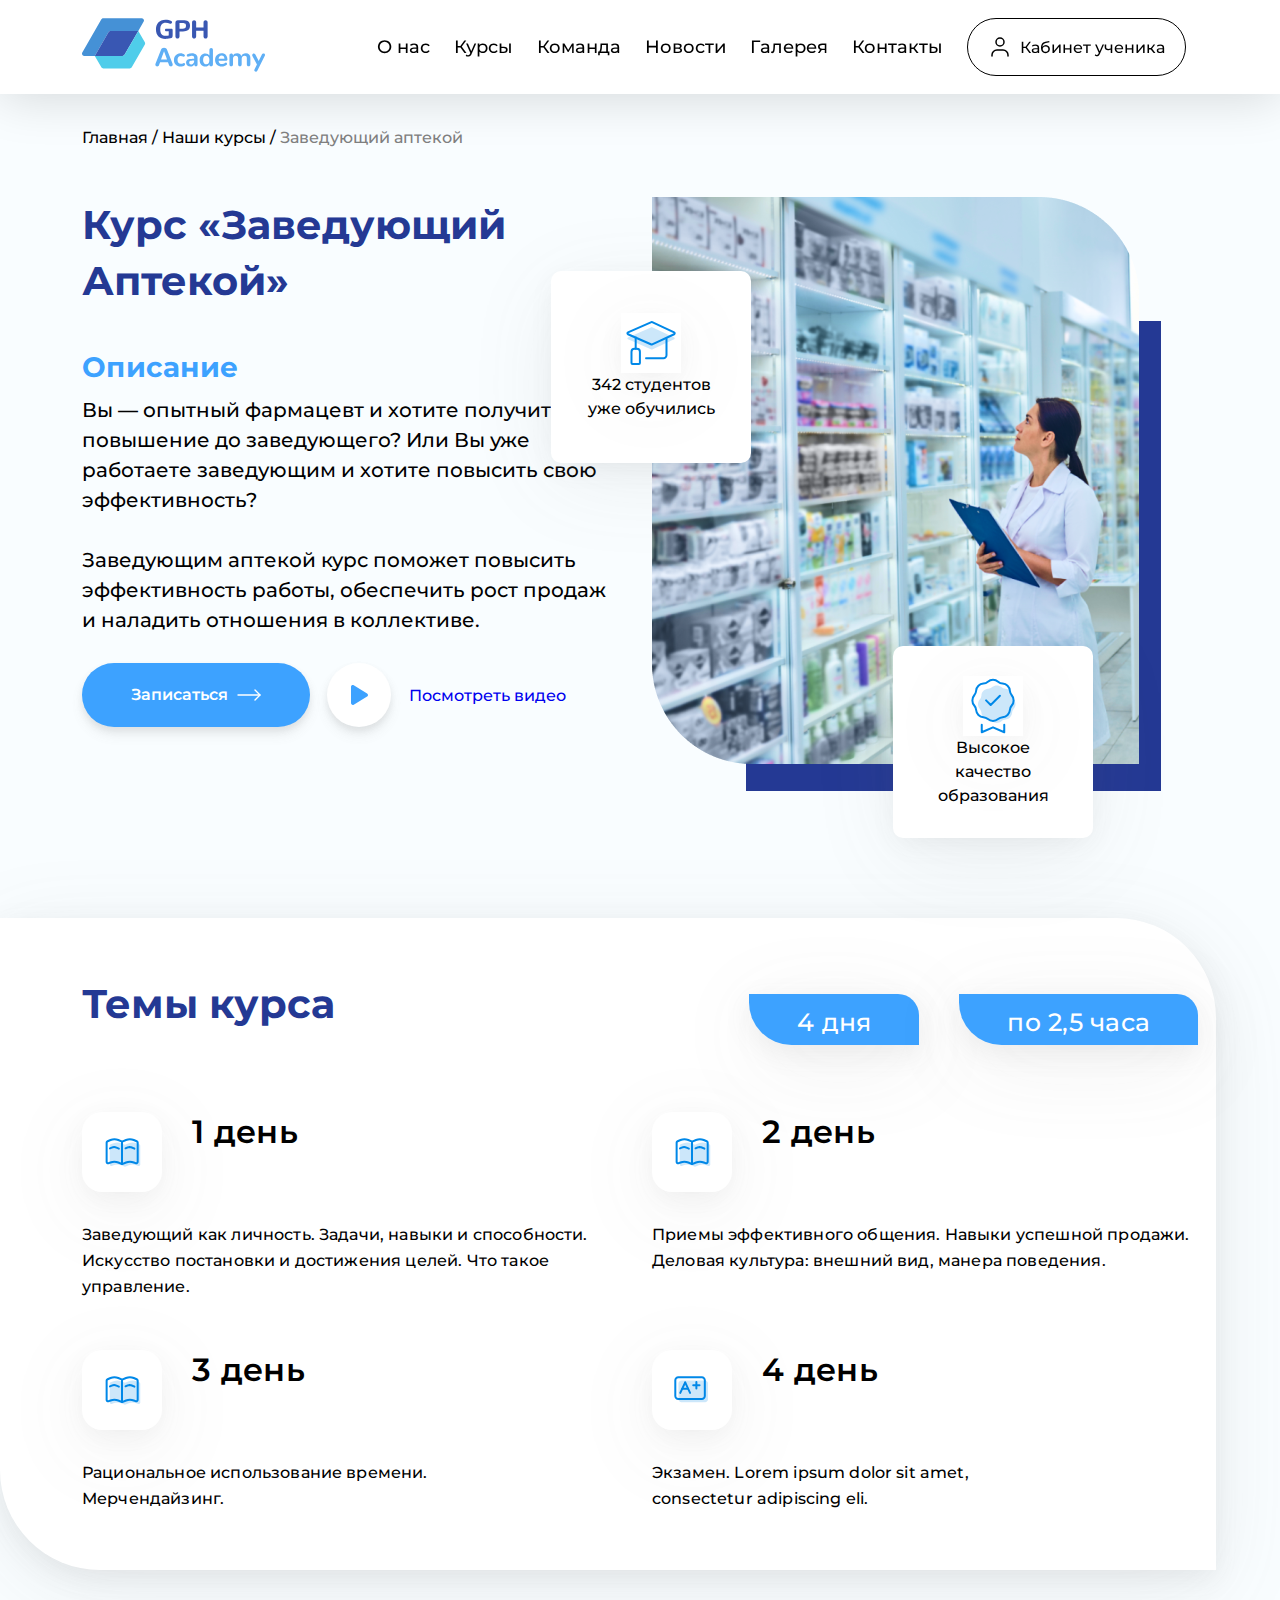
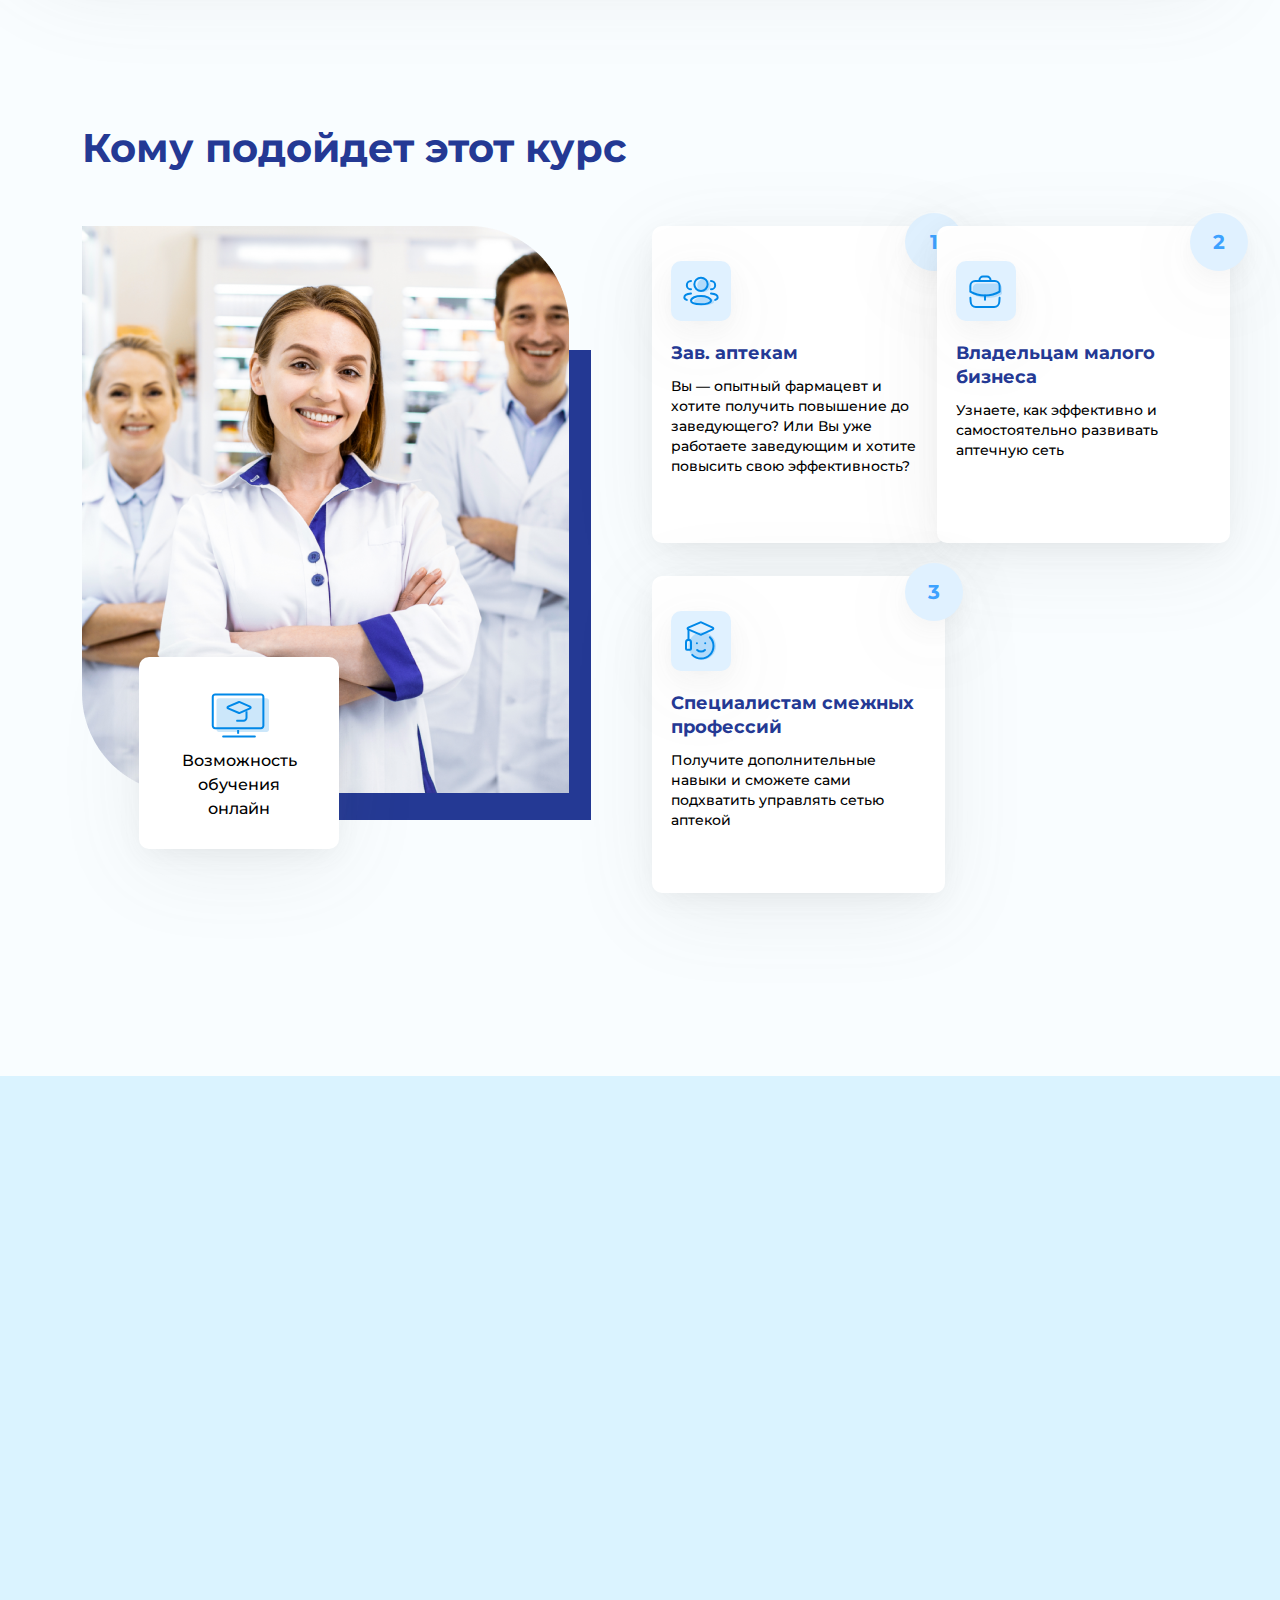
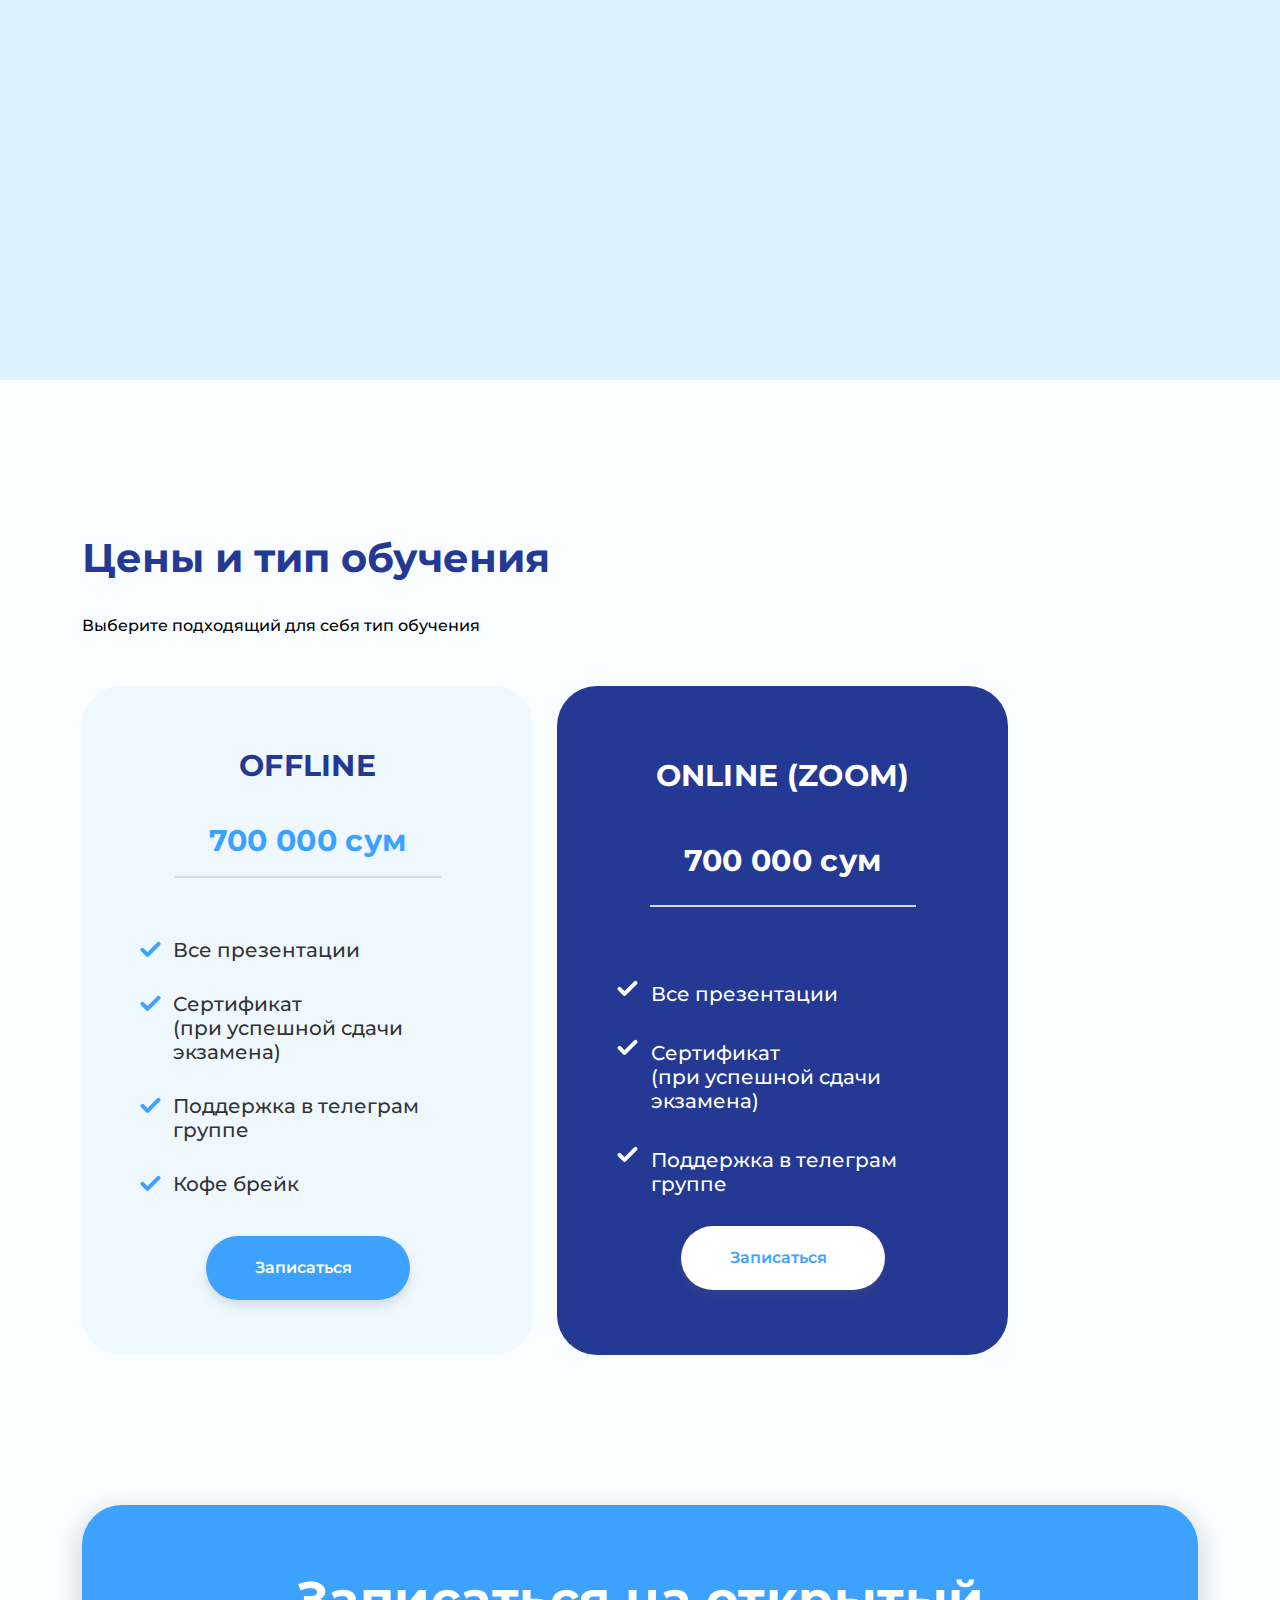
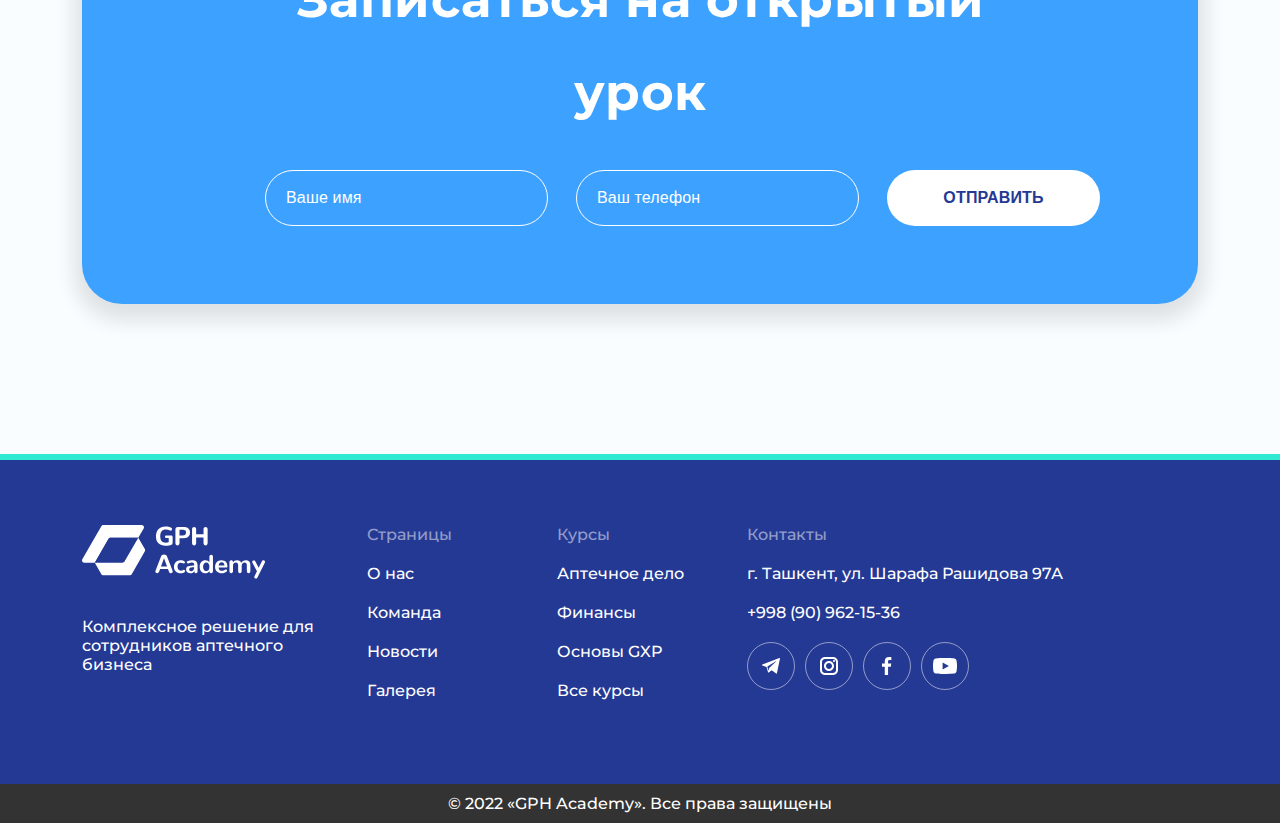
<file: single-course.html>
<!DOCTYPE html>
<html lang="en">
<head>
    <meta charset="UTF-8">
    <meta http-equiv="X-UA-Compatible" content="IE=edge">
    <meta name="viewport" content="width=device-width, initial-scale=1.0">
    <title>Страница одного курса</title>
    <link rel="stylesheet" href="css/bootstrap-grid.min.css">
    <link rel="stylesheet" href="css/style.css">
</head>
<body>
    <header class="header ">
        <nav class="header__nav container">
            <div class="logo">
                <a href="index.html"><img src="images/logo/logo.svg" alt=""></a>
            </div>
            <ul class="header__list">
                <li class="header__list_item"><a href="about.html" class="item__link">О нас</a></li>
                <li class="header__list_item"><a href="courses.html" class="item__link">Курсы</a></li>
                <li class="header__list_item"><a href="team.html" class="item__link">Команда</a></li>
                <li class="header__list_item"><a href="news.html" class="item__link">Новости</a></li>
                <li class="header__list_item"><a href="#" class="item__link">Галерея</a></li>
                <li class="header__list_item"><a href="contacts.html" class="item__link">Контакты</a></li>
                <li class="header__list_item">
                    <div class="student-block">
                        <a href="" class="student-btn item__link">
                            <svg width="24" height="24" viewBox="0 0 24 24" fill="none"
                                xmlns="http://www.w3.org/2000/svg">
                                <path d="M20 21V20C20 17.2386 17.7614 15 15 15H9C6.23858 15 4 17.2386 4 20V21"
                                    stroke="black" stroke-width="1.5" stroke-linecap="round" stroke-linejoin="round" />
                                <path
                                    d="M12 11C14.2091 11 16 9.20914 16 7C16 4.79086 14.2091 3 12 3C9.79086 3 8 4.79086 8 7C8 9.20914 9.79086 11 12 11Z"
                                    stroke="black" stroke-width="1.5" stroke-linecap="round" stroke-linejoin="round" />
                            </svg> <span>Кабинет ученика</span>
                        </a>
                    </div>
                </li>
            </ul>
        </nav>
    </header>
    <div class="main">
        <div class="container">
            <div class="page-nav mb-50">
                <a href="#" class="item-link">Главная</a>&nbsp;/&nbsp;Наши курсы&nbsp;/&nbsp;<span class="this-page">Заведующий аптекой</span>
            </div>
            <div class="general-wrapper mb-150">
                <div class="row">
                    <div class="col-xl-6">
                        <h2 class="main-header">Курс «Заведующий Аптекой»</h2>
                        <div class="txt-aboutus">
                            <h4 class="description-head">Описание</h4>
                            <p>
                                Вы — опытный фармацевт и хотите получить повышение до заведующего? Или Вы уже
                                работаете заведующим и хотите повысить свою эффективность?
                                </br></br>
                                Заведующим аптекой курс поможет повысить эффективность работы, обеспечить рост
                                продаж и наладить отношения в коллективе.
                            </p>
                            <div class="txt-aboutus__block">
                                <a href="#" class="more-btn"><span>Записаться</span> <svg width="24" height="24"
                                        viewBox="0 0 24 24" fill="none" xmlns="http://www.w3.org/2000/svg">
                                        <path d="M1 12H23" stroke="white" stroke-width="1.4" stroke-linecap="round"
                                            stroke-linejoin="round" />
                                        <path d="M18 7L23 12L18 17" stroke="white" stroke-width="1.4"
                                            stroke-linecap="round" stroke-linejoin="round" />
                                    </svg>
                                </a>
                                <a href="#" class="more-video-btn">
                                    <div class="ellipse"><svg style="margin: auto;" width="17" height="20"
                                            viewBox="0 0 17 20" fill="none" xmlns="http://www.w3.org/2000/svg">
                                            <path
                                                d="M16.1049 8.38513L2.7474 0.25655C1.6621 -0.40358 0 0.23702 0 1.86977V18.123C0 19.5878 1.54446 20.4706 2.7474 19.7362L16.1049 11.6116C17.2965 10.8889 17.3003 9.10775 16.1049 8.38513V8.38513Z"
                                                fill="#3DA2FF" />
                                        </svg>
                                    </div>
                                    <span>Посмотреть видео</span>

                                </a>
                            </div>
                        </div>
                    </div>
                    <div class="col-xl-6">
                        <div class="first-course-img">
                            <span class="course-im-span"><img src="images/single-course/single-course1.png" alt=""></span>
                            <div class="img-aboutus__block position">
                                <div class="centre-txt">
                                    <div class="svg-block">
                                        <svg width="60" height="60" viewBox="0 0 60 60" fill="none"
                                            xmlns="http://www.w3.org/2000/svg">
                                            <path opacity="0.2"
                                                d="M53.1494 24.4187L31.2206 14.1853C30.9602 14.0638 30.6602 14.0601 30.3969 14.1753L7.00618 24.4088C6.20728 24.7583 6.20727 25.8916 7.00618 26.2411L30.3969 36.4745C30.6602 36.5897 30.9602 36.5861 31.2206 36.4645L53.1494 26.2311C53.9189 25.872 53.9189 24.7778 53.1494 24.4187Z"
                                                fill="#0088E8" />
                                            <path
                                                d="M53.1485 19.4212L31.2196 9.18773C30.9593 9.06622 30.6592 9.06258 30.3959 9.17775L7.00521 19.4112C6.2063 19.7607 6.2063 20.894 7.00521 21.2435L30.3959 31.477C30.6592 31.5921 30.9593 31.5885 31.2196 31.467L53.1485 21.2335C53.918 20.8744 53.9179 19.7803 53.1485 19.4212Z"
                                                stroke="#0088E8" stroke-width="2" stroke-linejoin="round" />
                                            <path
                                                d="M25.1063 44.3297C24.554 44.3297 24.1063 44.7774 24.1063 45.3297C24.1063 45.882 24.554 46.3297 25.1063 46.3297V44.3297ZM44.4953 25.1836V34.9331H46.4953V25.1836H44.4953ZM44.4953 34.9331V42.3297H46.4953V34.9331H44.4953ZM42.4953 44.3297H25.1063V46.3297H42.4953V44.3297ZM44.4953 42.3297C44.4953 43.4343 43.5999 44.3297 42.4953 44.3297V46.3297C44.7044 46.3297 46.4953 44.5388 46.4953 42.3297H44.4953Z"
                                                fill="#0088E8" />
                                            <path d="M14.6924 23.6953V36.6527" stroke="#0088E8" stroke-width="2"
                                                stroke-linejoin="round" />
                                            <path
                                                d="M10.4863 38.7954C10.4863 37.1386 11.8295 35.7954 13.4863 35.7954H15.9044C17.5612 35.7954 18.9044 37.1386 18.9044 38.7954V50.0036C18.9044 50.5559 18.4567 51.0036 17.9044 51.0036H11.4863C10.934 51.0036 10.4863 50.5559 10.4863 50.0036V38.7954Z"
                                                stroke="#0088E8" stroke-width="2" />
                                        </svg>
                                    </div>
                                </div>
                                <p class="centre-txt">342 студентов</br>уже обучились</p>
                            </div>
                            <div class="img-aboutus__block">
                                <div class="centre-txt">
                                    <div class="svg-block">
                                        <svg width="60" height="60" viewBox="0 0 60 60" fill="none"
                                            xmlns="http://www.w3.org/2000/svg">
                                            <path
                                                d="M25.0016 12.7853C26.5083 12.6651 27.9386 12.0726 29.0891 11.0924C30.3891 9.98388 32.0416 9.375 33.75 9.375C35.4584 9.375 37.1109 9.98388 38.4109 11.0924C39.5614 12.0726 40.9917 12.6651 42.4984 12.7853C44.2014 12.9208 45.8003 13.6588 47.0083 14.8667C48.2162 16.0747 48.9542 17.6736 49.0897 19.3766C49.2099 20.8833 49.8024 22.3136 50.7826 23.4641C51.8911 24.7641 52.5 26.4166 52.5 28.125C52.5 29.8334 51.8911 31.4859 50.7826 32.7859C49.8024 33.9364 49.2099 35.3667 49.0897 36.8734C48.9542 38.5764 48.2162 40.1753 47.0083 41.3833C45.8003 42.5912 44.2014 43.3292 42.4984 43.4647C40.9917 43.5849 39.5614 44.1774 38.4109 45.1576C37.1109 46.2661 35.4584 46.875 33.75 46.875C32.0416 46.875 30.3891 46.2661 29.0891 45.1576C27.9386 44.1774 26.5083 43.5849 25.0016 43.4647C23.2986 43.3292 21.6997 42.5912 20.4917 41.3833C19.2838 40.1753 18.5458 38.5764 18.4103 36.8734C18.2901 35.3667 17.6976 33.9364 16.7174 32.7859C15.6089 31.4859 15 29.8334 15 28.125C15 26.4166 15.6089 24.7641 16.7174 23.4641C17.6976 22.3136 18.2901 20.8833 18.4103 19.3766C18.5458 17.6736 19.2838 16.0747 20.4917 14.8667C21.6997 13.6588 23.2986 12.9208 25.0016 12.7853Z"
                                                fill="#0088E8" fill-opacity="0.2" />
                                            <path
                                                d="M23.0685 24.375L27.6895 28.996L36.9315 19.754M20.3767 7.50136C22.0341 7.36908 23.6075 6.71741 24.873 5.63909C26.303 4.41977 28.1207 3.75 30 3.75C31.8793 3.75 33.697 4.41977 35.127 5.63909C36.3925 6.71741 37.9659 7.36908 39.6233 7.50136C41.4965 7.65039 43.2553 8.46213 44.5841 9.7909C45.9129 11.1197 46.7246 12.8785 46.8736 14.7517C47.0059 16.4091 47.6576 17.9825 48.7359 19.248C49.9552 20.678 50.625 22.4957 50.625 24.375C50.625 26.2543 49.9552 28.072 48.7359 29.502C47.6576 30.7675 47.0059 32.3409 46.8736 33.9983C46.7246 35.8715 45.9129 37.6303 44.5841 38.9591C43.2553 40.2879 41.4965 41.0996 39.6233 41.2486C37.9659 41.3809 36.3925 42.0326 35.127 43.1109C33.697 44.3302 31.8793 45 30 45C28.1207 45 26.303 44.3302 24.873 43.1109C23.6075 42.0326 22.0341 41.3809 20.3767 41.2486C18.5035 41.0996 16.7447 40.2879 15.4159 38.9591C14.0871 37.6303 13.2754 35.8715 13.1264 33.9983C12.9941 32.3409 12.3424 30.7675 11.2641 29.502C10.0448 28.072 9.375 26.2543 9.375 24.375C9.375 22.4957 10.0448 20.678 11.2641 19.248C12.3424 17.9825 12.9941 16.4091 13.1264 14.7517C13.2754 12.8785 14.0871 11.1197 15.4159 9.7909C16.7447 8.46213 18.5035 7.65039 20.3767 7.50136Z"
                                                stroke="#0088E8" stroke-width="2" stroke-linecap="round"
                                                stroke-linejoin="round" />
                                            <path d="M18.75 48.75V56.25L30 51.3281L41.25 56.25V48.75" stroke="#0088E8"
                                                stroke-width="2" stroke-linecap="round" stroke-linejoin="round" />
                                        </svg>
                                    </div>
                                </div>
                                <p class="centre-txt">Высокое</br>качество</br>образования</p>
                            </div>
                        </div>                        
                    </div>
                </div>
            </div>
        </div>
        <div class="single-courses">
        <div class="advantages-block mb-150">
            <div class="container advantages-block-container">
                <div class="advantages-nav mb-50">
                    <h2 class="main-header">Темы курса</h2>
                    <div class="d-flex">
                        <div class="duration-info">
                            <span>4 дня</span>
                        </div>
                        <div class="duration-info">
                            <span> по 2,5 часа </span>
                        </div>
                    </div>
                </div>
                <div class="row">
                    <div class="col-xl-6 mb-50">
                        <div class="advantages-info d-flex mb-30">
                            <div class="svg-block">
                                <svg width="40" height="40" viewBox="0 0 40 40" fill="none"
                                    xmlns="http://www.w3.org/2000/svg">
                                    <path
                                        d="M16.2756 8.00095L15.8935 8.92509L16.2756 8.00095ZM20.1565 9.60531L19.7745 10.5295L20.1565 10.6874L20.5386 10.5295L20.1565 9.60531ZM24.0374 8.00095L23.6554 7.0768V7.0768L24.0374 8.00095ZM31.7993 8.00095L31.4172 8.92509V8.92509L31.7993 8.00095ZM34.7044 9.20191L35.0864 8.27776V8.27776L34.7044 9.20191ZM33.5513 31.1863L33.1693 32.1105V32.1105L33.5513 31.1863ZM31.7993 30.4621L32.1813 29.5379V29.5379L31.7993 30.4621ZM24.0374 30.4621L23.6554 29.5379L24.0374 30.4621ZM20.1565 32.0664L19.7745 32.9906C20.0191 33.0917 20.2939 33.0917 20.5386 32.9906L20.1565 32.0664ZM16.2756 30.4621L16.6576 29.5379L16.2756 30.4621ZM8.51374 30.4621L8.1317 29.5379H8.1317L8.51374 30.4621ZM6.76172 31.1863L7.14376 32.1105H7.14376L6.76172 31.1863ZM4.74384 30.2926L5.67643 29.9316L4.74384 30.2926ZM5.60865 9.20191L5.22661 8.27776L5.60865 9.20191ZM8.51374 8.00095L8.1317 7.0768L8.51374 8.00095ZM15.8935 8.92509L19.7745 10.5295L20.5386 8.68117L16.6576 7.0768L15.8935 8.92509ZM20.5386 10.5295L24.4195 8.92509L23.6554 7.0768L19.7745 8.68117L20.5386 10.5295ZM24.4195 8.92509C26.6661 7.99632 29.1706 7.99632 31.4172 8.92509L32.1813 7.0768C29.4453 5.94575 26.3914 5.94575 23.6554 7.0768L24.4195 8.92509ZM31.4172 8.92509L34.3223 10.1261L35.0864 8.27776L32.1813 7.0768L31.4172 8.92509ZM34.3223 10.1261C34.5238 10.2093 34.6802 10.4249 34.6802 10.6915H36.6802C36.6802 9.64604 36.0637 8.68177 35.0864 8.27776L34.3223 10.1261ZM34.6802 10.6915V29.6967H36.6802V10.6915H34.6802ZM34.6802 29.6967C34.6802 30.0618 34.4021 30.3011 34.1278 30.3011V32.3011C35.5683 32.3011 36.6802 31.1038 36.6802 29.6967H34.6802ZM34.1278 30.3011C34.0621 30.3011 33.9961 30.2882 33.9333 30.2622L33.1693 32.1105C33.4732 32.2361 33.7986 32.3011 34.1278 32.3011V30.3011ZM33.9333 30.2622L32.1813 29.5379L31.4172 31.3862L33.1693 32.1105L33.9333 30.2622ZM32.1813 29.5379C29.4453 28.4069 26.3914 28.4069 23.6554 29.5379L24.4195 31.3862C26.6661 30.4574 29.1706 30.4574 31.4172 31.3862L32.1813 29.5379ZM23.6554 29.5379L19.7745 31.1423L20.5386 32.9906L24.4195 31.3862L23.6554 29.5379ZM20.5386 31.1423L16.6576 29.5379L15.8935 31.3862L19.7745 32.9906L20.5386 31.1423ZM16.6576 29.5379C13.9216 28.4069 10.8677 28.4069 8.1317 29.5379L8.89578 31.3862C11.1425 30.4574 13.6469 30.4574 15.8935 31.3862L16.6576 29.5379ZM8.1317 29.5379L6.37968 30.2622L7.14376 32.1105L8.89578 31.3862L8.1317 29.5379ZM6.37968 30.2622C6.12364 30.368 5.80074 30.2528 5.67643 29.9316L3.81126 30.6535C4.32377 31.9777 5.80774 32.6628 7.14376 32.1105L6.37968 30.2622ZM5.67643 29.9316C5.64784 29.8578 5.63281 29.778 5.63281 29.6967H3.63281C3.63281 30.0237 3.69315 30.3484 3.81126 30.6535L5.67643 29.9316ZM5.63281 29.6967V10.6915H3.63281V29.6967H5.63281ZM5.63281 10.6915C5.63281 10.4249 5.78924 10.2093 5.99069 10.1261L5.22661 8.27776C4.24931 8.68177 3.63281 9.64604 3.63281 10.6915H5.63281ZM5.99069 10.1261L8.89578 8.92509L8.1317 7.0768L5.22661 8.27776L5.99069 10.1261ZM8.89578 8.92509C11.1425 7.99632 13.6469 7.99632 15.8935 8.92509L16.6576 7.0768C13.9216 5.94575 10.8677 5.94575 8.1317 7.0768L8.89578 8.92509Z"
                                        fill="#0088E8" />
                                    <path opacity="0.2" fill-rule="evenodd" clip-rule="evenodd"
                                        d="M19.1793 11.1896L22.9972 12.7679L26.8151 11.1896C29.266 10.1764 32.0001 10.1764 34.4509 11.1896L37.3088 12.371C37.8886 12.6107 38.2688 13.1911 38.2688 13.8365V32.5331C38.2688 33.4047 37.5851 34.1114 36.7417 34.1114C36.5474 34.1114 36.3549 34.0731 36.1745 33.9985L34.4509 33.286C32.0001 32.2728 29.266 32.2728 26.8151 33.286L22.9972 34.8643L19.1793 33.286C16.7284 32.2728 13.9944 32.2728 11.5435 33.286L9.81992 33.9985C9.03682 34.3222 8.14806 33.9286 7.83481 33.1192C7.76266 32.9328 7.72559 32.7339 7.72559 32.5331V13.8365C7.72559 13.1911 8.10577 12.6107 8.68557 12.371L11.5435 11.1896C13.9944 10.1764 16.7284 10.1764 19.1793 11.1896Z"
                                        fill="#0088E8" />
                                    <path
                                        d="M16.863 16.5903L14.4864 15.6078C12.9607 14.9771 11.2588 14.9771 9.73313 15.6078L7.9541 16.3432"
                                        stroke="#0088E8" stroke-width="2" stroke-linecap="round" stroke-linejoin="round"
                                        stroke-dasharray="86.1 3.5" />
                                    <path
                                        d="M32.4196 16.5903L30.043 15.6078C28.5174 14.9771 26.8154 14.9771 25.2898 15.6078L23.5107 16.3432"
                                        stroke="#0088E8" stroke-width="2" stroke-linecap="round" stroke-linejoin="round"
                                        stroke-dasharray="0.1 0.1" />
                                    <line x1="20.0225" y1="10.0137" x2="20.0225" y2="32.695" stroke="#0088E8"
                                        stroke-width="2" />
                                </svg>

                            </div>
                            <div class="farm-mugs-txt">
                                <h5>1 день</h5>
                            </div>
                        </div>
                        <p class="farm-mugs__p">
                            Заведующий как личность. Задачи, навыки и способности. </br>
                            Искусство постановки и достижения целей. Что такое управление.
                        </p>
                    </div>
                    <div class="col-xl-6 mb-50">
                        <div class="advantages-info d-flex mb-30">
                            <div class="svg-block">
                                <svg width="40" height="40" viewBox="0 0 40 40" fill="none"
                                    xmlns="http://www.w3.org/2000/svg">
                                    <path
                                        d="M16.2756 8.00095L15.8935 8.92509L16.2756 8.00095ZM20.1565 9.60531L19.7745 10.5295L20.1565 10.6874L20.5386 10.5295L20.1565 9.60531ZM24.0374 8.00095L23.6554 7.0768V7.0768L24.0374 8.00095ZM31.7993 8.00095L31.4172 8.92509V8.92509L31.7993 8.00095ZM34.7044 9.20191L35.0864 8.27776V8.27776L34.7044 9.20191ZM33.5513 31.1863L33.1693 32.1105V32.1105L33.5513 31.1863ZM31.7993 30.4621L32.1813 29.5379V29.5379L31.7993 30.4621ZM24.0374 30.4621L23.6554 29.5379L24.0374 30.4621ZM20.1565 32.0664L19.7745 32.9906C20.0191 33.0917 20.2939 33.0917 20.5386 32.9906L20.1565 32.0664ZM16.2756 30.4621L16.6576 29.5379L16.2756 30.4621ZM8.51374 30.4621L8.1317 29.5379H8.1317L8.51374 30.4621ZM6.76172 31.1863L7.14376 32.1105H7.14376L6.76172 31.1863ZM4.74384 30.2926L5.67643 29.9316L4.74384 30.2926ZM5.60865 9.20191L5.22661 8.27776L5.60865 9.20191ZM8.51374 8.00095L8.1317 7.0768L8.51374 8.00095ZM15.8935 8.92509L19.7745 10.5295L20.5386 8.68117L16.6576 7.0768L15.8935 8.92509ZM20.5386 10.5295L24.4195 8.92509L23.6554 7.0768L19.7745 8.68117L20.5386 10.5295ZM24.4195 8.92509C26.6661 7.99632 29.1706 7.99632 31.4172 8.92509L32.1813 7.0768C29.4453 5.94575 26.3914 5.94575 23.6554 7.0768L24.4195 8.92509ZM31.4172 8.92509L34.3223 10.1261L35.0864 8.27776L32.1813 7.0768L31.4172 8.92509ZM34.3223 10.1261C34.5238 10.2093 34.6802 10.4249 34.6802 10.6915H36.6802C36.6802 9.64604 36.0637 8.68177 35.0864 8.27776L34.3223 10.1261ZM34.6802 10.6915V29.6967H36.6802V10.6915H34.6802ZM34.6802 29.6967C34.6802 30.0618 34.4021 30.3011 34.1278 30.3011V32.3011C35.5683 32.3011 36.6802 31.1038 36.6802 29.6967H34.6802ZM34.1278 30.3011C34.0621 30.3011 33.9961 30.2882 33.9333 30.2622L33.1693 32.1105C33.4732 32.2361 33.7986 32.3011 34.1278 32.3011V30.3011ZM33.9333 30.2622L32.1813 29.5379L31.4172 31.3862L33.1693 32.1105L33.9333 30.2622ZM32.1813 29.5379C29.4453 28.4069 26.3914 28.4069 23.6554 29.5379L24.4195 31.3862C26.6661 30.4574 29.1706 30.4574 31.4172 31.3862L32.1813 29.5379ZM23.6554 29.5379L19.7745 31.1423L20.5386 32.9906L24.4195 31.3862L23.6554 29.5379ZM20.5386 31.1423L16.6576 29.5379L15.8935 31.3862L19.7745 32.9906L20.5386 31.1423ZM16.6576 29.5379C13.9216 28.4069 10.8677 28.4069 8.1317 29.5379L8.89578 31.3862C11.1425 30.4574 13.6469 30.4574 15.8935 31.3862L16.6576 29.5379ZM8.1317 29.5379L6.37968 30.2622L7.14376 32.1105L8.89578 31.3862L8.1317 29.5379ZM6.37968 30.2622C6.12364 30.368 5.80074 30.2528 5.67643 29.9316L3.81126 30.6535C4.32377 31.9777 5.80774 32.6628 7.14376 32.1105L6.37968 30.2622ZM5.67643 29.9316C5.64784 29.8578 5.63281 29.778 5.63281 29.6967H3.63281C3.63281 30.0237 3.69315 30.3484 3.81126 30.6535L5.67643 29.9316ZM5.63281 29.6967V10.6915H3.63281V29.6967H5.63281ZM5.63281 10.6915C5.63281 10.4249 5.78924 10.2093 5.99069 10.1261L5.22661 8.27776C4.24931 8.68177 3.63281 9.64604 3.63281 10.6915H5.63281ZM5.99069 10.1261L8.89578 8.92509L8.1317 7.0768L5.22661 8.27776L5.99069 10.1261ZM8.89578 8.92509C11.1425 7.99632 13.6469 7.99632 15.8935 8.92509L16.6576 7.0768C13.9216 5.94575 10.8677 5.94575 8.1317 7.0768L8.89578 8.92509Z"
                                        fill="#0088E8" />
                                    <path opacity="0.2" fill-rule="evenodd" clip-rule="evenodd"
                                        d="M19.1793 11.1896L22.9972 12.7679L26.8151 11.1896C29.266 10.1764 32.0001 10.1764 34.4509 11.1896L37.3088 12.371C37.8886 12.6107 38.2688 13.1911 38.2688 13.8365V32.5331C38.2688 33.4047 37.5851 34.1114 36.7417 34.1114C36.5474 34.1114 36.3549 34.0731 36.1745 33.9985L34.4509 33.286C32.0001 32.2728 29.266 32.2728 26.8151 33.286L22.9972 34.8643L19.1793 33.286C16.7284 32.2728 13.9944 32.2728 11.5435 33.286L9.81992 33.9985C9.03682 34.3222 8.14806 33.9286 7.83481 33.1192C7.76266 32.9328 7.72559 32.7339 7.72559 32.5331V13.8365C7.72559 13.1911 8.10577 12.6107 8.68557 12.371L11.5435 11.1896C13.9944 10.1764 16.7284 10.1764 19.1793 11.1896Z"
                                        fill="#0088E8" />
                                    <path
                                        d="M16.863 16.5903L14.4864 15.6078C12.9607 14.9771 11.2588 14.9771 9.73313 15.6078L7.9541 16.3432"
                                        stroke="#0088E8" stroke-width="2" stroke-linecap="round" stroke-linejoin="round"
                                        stroke-dasharray="86.1 3.5" />
                                    <path
                                        d="M32.4196 16.5903L30.043 15.6078C28.5174 14.9771 26.8154 14.9771 25.2898 15.6078L23.5107 16.3432"
                                        stroke="#0088E8" stroke-width="2" stroke-linecap="round" stroke-linejoin="round"
                                        stroke-dasharray="0.1 0.1" />
                                    <line x1="20.0225" y1="10.0137" x2="20.0225" y2="32.695" stroke="#0088E8"
                                        stroke-width="2" />
                                </svg>

                            </div>
                            <div class="farm-mugs-txt">
                                <h5>2 день</h5>
                            </div>
                        </div>
                        <p class="farm-mugs__p">
                            Приемы эффективного общения. Навыки успешной продажи. </br>
                            Деловая культура: внешний вид, манера поведения.
                        </p>
                    </div>
                    <div class="col-xl-6">
                        <div class="advantages-info d-flex mb-30">
                            <div class="svg-block">
                                <svg width="40" height="40" viewBox="0 0 40 40" fill="none"
                                    xmlns="http://www.w3.org/2000/svg">
                                    <path
                                        d="M16.2756 8.00095L15.8935 8.92509L16.2756 8.00095ZM20.1565 9.60531L19.7745 10.5295L20.1565 10.6874L20.5386 10.5295L20.1565 9.60531ZM24.0374 8.00095L23.6554 7.0768V7.0768L24.0374 8.00095ZM31.7993 8.00095L31.4172 8.92509V8.92509L31.7993 8.00095ZM34.7044 9.20191L35.0864 8.27776V8.27776L34.7044 9.20191ZM33.5513 31.1863L33.1693 32.1105V32.1105L33.5513 31.1863ZM31.7993 30.4621L32.1813 29.5379V29.5379L31.7993 30.4621ZM24.0374 30.4621L23.6554 29.5379L24.0374 30.4621ZM20.1565 32.0664L19.7745 32.9906C20.0191 33.0917 20.2939 33.0917 20.5386 32.9906L20.1565 32.0664ZM16.2756 30.4621L16.6576 29.5379L16.2756 30.4621ZM8.51374 30.4621L8.1317 29.5379H8.1317L8.51374 30.4621ZM6.76172 31.1863L7.14376 32.1105H7.14376L6.76172 31.1863ZM4.74384 30.2926L5.67643 29.9316L4.74384 30.2926ZM5.60865 9.20191L5.22661 8.27776L5.60865 9.20191ZM8.51374 8.00095L8.1317 7.0768L8.51374 8.00095ZM15.8935 8.92509L19.7745 10.5295L20.5386 8.68117L16.6576 7.0768L15.8935 8.92509ZM20.5386 10.5295L24.4195 8.92509L23.6554 7.0768L19.7745 8.68117L20.5386 10.5295ZM24.4195 8.92509C26.6661 7.99632 29.1706 7.99632 31.4172 8.92509L32.1813 7.0768C29.4453 5.94575 26.3914 5.94575 23.6554 7.0768L24.4195 8.92509ZM31.4172 8.92509L34.3223 10.1261L35.0864 8.27776L32.1813 7.0768L31.4172 8.92509ZM34.3223 10.1261C34.5238 10.2093 34.6802 10.4249 34.6802 10.6915H36.6802C36.6802 9.64604 36.0637 8.68177 35.0864 8.27776L34.3223 10.1261ZM34.6802 10.6915V29.6967H36.6802V10.6915H34.6802ZM34.6802 29.6967C34.6802 30.0618 34.4021 30.3011 34.1278 30.3011V32.3011C35.5683 32.3011 36.6802 31.1038 36.6802 29.6967H34.6802ZM34.1278 30.3011C34.0621 30.3011 33.9961 30.2882 33.9333 30.2622L33.1693 32.1105C33.4732 32.2361 33.7986 32.3011 34.1278 32.3011V30.3011ZM33.9333 30.2622L32.1813 29.5379L31.4172 31.3862L33.1693 32.1105L33.9333 30.2622ZM32.1813 29.5379C29.4453 28.4069 26.3914 28.4069 23.6554 29.5379L24.4195 31.3862C26.6661 30.4574 29.1706 30.4574 31.4172 31.3862L32.1813 29.5379ZM23.6554 29.5379L19.7745 31.1423L20.5386 32.9906L24.4195 31.3862L23.6554 29.5379ZM20.5386 31.1423L16.6576 29.5379L15.8935 31.3862L19.7745 32.9906L20.5386 31.1423ZM16.6576 29.5379C13.9216 28.4069 10.8677 28.4069 8.1317 29.5379L8.89578 31.3862C11.1425 30.4574 13.6469 30.4574 15.8935 31.3862L16.6576 29.5379ZM8.1317 29.5379L6.37968 30.2622L7.14376 32.1105L8.89578 31.3862L8.1317 29.5379ZM6.37968 30.2622C6.12364 30.368 5.80074 30.2528 5.67643 29.9316L3.81126 30.6535C4.32377 31.9777 5.80774 32.6628 7.14376 32.1105L6.37968 30.2622ZM5.67643 29.9316C5.64784 29.8578 5.63281 29.778 5.63281 29.6967H3.63281C3.63281 30.0237 3.69315 30.3484 3.81126 30.6535L5.67643 29.9316ZM5.63281 29.6967V10.6915H3.63281V29.6967H5.63281ZM5.63281 10.6915C5.63281 10.4249 5.78924 10.2093 5.99069 10.1261L5.22661 8.27776C4.24931 8.68177 3.63281 9.64604 3.63281 10.6915H5.63281ZM5.99069 10.1261L8.89578 8.92509L8.1317 7.0768L5.22661 8.27776L5.99069 10.1261ZM8.89578 8.92509C11.1425 7.99632 13.6469 7.99632 15.8935 8.92509L16.6576 7.0768C13.9216 5.94575 10.8677 5.94575 8.1317 7.0768L8.89578 8.92509Z"
                                        fill="#0088E8" />
                                    <path opacity="0.2" fill-rule="evenodd" clip-rule="evenodd"
                                        d="M19.1793 11.1896L22.9972 12.7679L26.8151 11.1896C29.266 10.1764 32.0001 10.1764 34.4509 11.1896L37.3088 12.371C37.8886 12.6107 38.2688 13.1911 38.2688 13.8365V32.5331C38.2688 33.4047 37.5851 34.1114 36.7417 34.1114C36.5474 34.1114 36.3549 34.0731 36.1745 33.9985L34.4509 33.286C32.0001 32.2728 29.266 32.2728 26.8151 33.286L22.9972 34.8643L19.1793 33.286C16.7284 32.2728 13.9944 32.2728 11.5435 33.286L9.81992 33.9985C9.03682 34.3222 8.14806 33.9286 7.83481 33.1192C7.76266 32.9328 7.72559 32.7339 7.72559 32.5331V13.8365C7.72559 13.1911 8.10577 12.6107 8.68557 12.371L11.5435 11.1896C13.9944 10.1764 16.7284 10.1764 19.1793 11.1896Z"
                                        fill="#0088E8" />
                                    <path
                                        d="M16.863 16.5903L14.4864 15.6078C12.9607 14.9771 11.2588 14.9771 9.73313 15.6078L7.9541 16.3432"
                                        stroke="#0088E8" stroke-width="2" stroke-linecap="round" stroke-linejoin="round"
                                        stroke-dasharray="86.1 3.5" />
                                    <path
                                        d="M32.4196 16.5903L30.043 15.6078C28.5174 14.9771 26.8154 14.9771 25.2898 15.6078L23.5107 16.3432"
                                        stroke="#0088E8" stroke-width="2" stroke-linecap="round" stroke-linejoin="round"
                                        stroke-dasharray="0.1 0.1" />
                                    <line x1="20.0225" y1="10.0137" x2="20.0225" y2="32.695" stroke="#0088E8"
                                        stroke-width="2" />
                                </svg>

                            </div>
                            <div class="farm-mugs-txt">
                                <h5>3 день</h5>
                            </div>
                        </div>
                        <p class="farm-mugs__p">
                            Рациональное использование времени.</br>
                            Мерчендайзинг.
                        </p>
                    </div>
                    <div class="col-xl-6">
                        <div class="advantages-info d-flex mb-30">
                            <div class="svg-block">
                                <svg width="40" height="40" viewBox="0 0 40 40" fill="none"
                                    xmlns="http://www.w3.org/2000/svg">
                                    <path
                                        d="M6.30226 7.27753L6.30226 6.27753L6.30226 7.27753ZM4.30226 26.0635L4.30226 10.2775L2.30226 10.2775L2.30226 26.0635L4.30226 26.0635ZM29.8186 28.0635L6.30226 28.0635L6.30226 30.0635L29.8186 30.0635L29.8186 28.0635ZM31.8186 21.0339L31.8186 26.0635L33.8186 26.0635L33.8186 21.0339L31.8186 21.0339ZM6.30226 8.27753L29.8186 8.27753L29.8186 6.27753L6.30226 6.27753L6.30226 8.27753ZM31.8186 10.2775L31.8186 21.0339L33.8186 21.0339L33.8186 10.2775L31.8186 10.2775ZM29.8186 8.27753C30.9231 8.27753 31.8186 9.17296 31.8186 10.2775L33.8186 10.2775C33.8186 8.06839 32.0277 6.27753 29.8186 6.27753L29.8186 8.27753ZM29.8186 30.0635C32.0277 30.0635 33.8186 28.2726 33.8186 26.0635L31.8186 26.0635C31.8186 27.168 30.9231 28.0635 29.8186 28.0635L29.8186 30.0635ZM4.30226 10.2775C4.30226 9.17296 5.19769 8.27753 6.30226 8.27753L6.30226 6.27753C4.09312 6.27753 2.30226 8.06839 2.30226 10.2775L4.30226 10.2775ZM2.30226 26.0635C2.30226 28.2726 4.09312 30.0635 6.30226 30.0635L6.30226 28.0635C5.19769 28.0635 4.30226 27.168 4.30226 26.0635L2.30226 26.0635Z"
                                        fill="#0088E8" />
                                    <path d="M8.29047 22.9075L13.1754 12.4316" stroke="#0088E8" stroke-width="2"
                                        stroke-linecap="round" stroke-linejoin="round" />
                                    <path d="M18.0604 22.9075L13.1754 12.4316" stroke="#0088E8" stroke-width="2"
                                        stroke-linecap="round" stroke-linejoin="round" />
                                    <path d="M16.0421 18.8237L10.3083 18.8237" stroke="#0088E8" stroke-width="2"
                                        stroke-linecap="round" stroke-linejoin="round" />
                                    <path opacity="0.2"
                                        d="M6.46036 13.4361L6.46036 29.2217C6.46036 30.8785 7.80351 32.2217 9.46036 32.2217L32.9761 32.2217C34.633 32.2217 35.9761 30.8785 35.9761 29.2217L35.9761 23.464L35.9761 13.4361C35.9761 11.7793 34.633 10.4361 32.9761 10.4361L22.7865 10.4361L9.46036 10.4361C7.8035 10.4361 6.46036 11.7793 6.46036 13.4361Z"
                                        fill="#0088E8" />
                                    <path d="M21.2177 15.2446H27.5341M24.3759 18.4028V12.0864V18.4028Z" stroke="#0088E8"
                                        stroke-width="2" stroke-linecap="round" stroke-linejoin="round" />
                                </svg>


                            </div>
                            <div class="farm-mugs-txt">
                                <h5>4 день</h5>
                            </div>
                        </div>
                        <p class="farm-mugs__p">
                            Экзамен. Lorem ipsum dolor sit amet,</br>
                            consectetur adipiscing eli.
                        </p>
                    </div>
                </div>
            </div>
        </div>
        </div>
        <div class="container">
            <div class="cours-info-block mb-150">
                <div class="cours-block-head mb-50">
                    <h2 class="main-header">Кому подойдет этот курс</h2>
                </div>
                <div class="row">
                    <div class="col-xl-6">
                        <div class="first-course-img">
                            <div class="in-block">
                            <span class="course-im-span"><img src="images/singlecourse/Single-1.png" alt=""></span>
                            <div class="img-aboutus__block">
                                <div class="centre-txt">
                                    <svg width="60" height="60" viewBox="0 0 60 60" fill="none"
                                        xmlns="http://www.w3.org/2000/svg">
                                        <path
                                            d="M51.975 9.37501L51.975 10.375L51.975 9.37501ZM4.75 40.725L4.75 11.775L2.75 11.775L2.75 40.725L4.75 40.725ZM51.975 42.125L6.15 42.125L6.15 44.125L51.975 44.125L51.975 42.125ZM53.375 30.6859L53.375 40.725L55.375 40.725L55.375 30.6859L53.375 30.6859ZM6.15 10.375L51.975 10.375L51.975 8.37501L6.15 8.375L6.15 10.375ZM53.375 11.775L53.375 30.6859L55.375 30.6859L55.375 11.775L53.375 11.775ZM51.975 10.375C52.7482 10.375 53.375 11.0018 53.375 11.775L55.375 11.775C55.375 9.89723 53.8528 8.37501 51.975 8.37501L51.975 10.375ZM51.975 44.125C53.8528 44.125 55.375 42.6028 55.375 40.725L53.375 40.725C53.375 41.4982 52.7482 42.125 51.975 42.125L51.975 44.125ZM4.75 11.775C4.75 11.0018 5.3768 10.375 6.15 10.375L6.15 8.375C4.27223 8.375 2.75 9.89724 2.75 11.775L4.75 11.775ZM2.75 40.725C2.75 42.6028 4.27223 44.125 6.15 44.125L6.15 42.125C5.3768 42.125 4.75 41.4982 4.75 40.725L2.75 40.725Z"
                                            fill="#0088E8" />
                                        <path opacity="0.2"
                                            d="M7.5 15.525L7.5 44.475C7.5 45.8005 8.57452 46.875 9.9 46.875L57.6 46.875C58.9255 46.875 60 45.8005 60 44.475L60 33.3077L60 15.525C60 14.1995 58.9255 13.125 57.6 13.125L36.5396 13.125L9.9 13.125C8.57452 13.125 7.5 14.1995 7.5 15.525Z"
                                            fill="#0088E8" />
                                        <path
                                            d="M41.0603 21.5856L30.8156 17.0487C30.5652 16.9378 30.2802 16.9345 30.0272 17.0395L19.0995 21.5764C18.2774 21.9177 18.2774 23.0823 19.0995 23.4236L30.0272 27.9605C30.2802 28.0655 30.5652 28.0622 30.8156 27.9513L41.0603 23.4143C41.8538 23.063 41.8538 21.937 41.0603 21.5856Z"
                                            stroke="#0088E8" stroke-width="2" stroke-linejoin="round" />
                                        <path
                                            d="M28.125 34.625C27.5727 34.625 27.125 35.0727 27.125 35.625C27.125 36.1773 27.5727 36.625 28.125 36.625V34.625ZM36.5 26.25V30.7869H38.5V26.25H36.5ZM36.5 30.7869V32.625H38.5V30.7869H36.5ZM34.5 34.625H28.125V36.625H34.5V34.625ZM36.5 32.625C36.5 33.7296 35.6046 34.625 34.5 34.625V36.625C36.7091 36.625 38.5 34.8341 38.5 32.625H36.5Z"
                                            fill="#0088E8" />
                                        <line x1="29.125" y1="45" x2="29.125" y2="48.75" stroke="#0088E8"
                                            stroke-width="2" />
                                        <line x1="14.125" y1="51.5" x2="45.875" y2="51.5" stroke="#0088E8"
                                            stroke-width="2" stroke-linecap="round" />
                                    </svg>
                                </div>
                                <p class="centre-txt">Возможность</br> обучения </br>онлайн</p>
                            </div>
                        </div>
                        </div>
                    </div>
                    <div class="col-xl-6">
                        <div class="row">
                            <div class="col-xl-6">
                                <div class="course-info">
                                    <div class="num"><span>1</span></div>
                                    <div class="svg-block"><svg width="40" height="40" viewBox="0 0 40 40" fill="none"
                                            xmlns="http://www.w3.org/2000/svg">
                                            <path opacity="0.2"
                                                d="M33 30.8612C33 32.9853 28 34.3333 23 34.3333C17.1667 34.3333 13 32.9853 13 30.8612C13 27.7628 18 26 23 26C28 26 33 28.0833 33 30.8612Z"
                                                fill="#0088E8" />
                                            <path opacity="0.2"
                                                d="M22.9987 20.9998C26.6805 20.9998 29.6654 18.015 29.6654 14.3332C29.6654 10.6513 26.6805 7.6665 22.9987 7.6665C19.3168 7.6665 16.332 10.6513 16.332 14.3332C16.332 18.015 19.3168 20.9998 22.9987 20.9998Z"
                                                fill="#0088E8" />
                                            <path
                                                d="M30 29.8612C30 31.9853 25 33.3333 20 33.3333C14.1667 33.3333 10 31.9853 10 29.8612C10 26.7628 15 25 20 25C25 25 30 27.0833 30 29.8612Z"
                                                stroke="#0088E8" stroke-width="2" stroke-linecap="round"
                                                stroke-linejoin="round" />
                                            <path
                                                d="M19.9987 19.9998C23.6805 19.9998 26.6654 17.015 26.6654 13.3332C26.6654 9.65127 23.6805 6.6665 19.9987 6.6665C16.3168 6.6665 13.332 9.65127 13.332 13.3332C13.332 17.015 16.3168 19.9998 19.9987 19.9998Z"
                                                stroke="#0088E8" stroke-width="2" stroke-linecap="round"
                                                stroke-linejoin="round" />
                                            <path
                                                d="M34.1667 28.8899C35.9082 28.3963 36.6667 27.5783 36.6667 26.5346C36.6667 24.5179 33.7683 22.9423 30 22.5791"
                                                stroke="#0088E8" stroke-width="2" stroke-linecap="round"
                                                stroke-linejoin="round" />
                                            <path
                                                d="M30 18.3333C32.3012 18.3333 34.1667 16.4679 34.1667 14.1667C34.1667 11.8655 32.3012 10 30 10"
                                                stroke="#0088E8" stroke-width="2" stroke-linecap="round"
                                                stroke-linejoin="round" />
                                            <path
                                                d="M5.83398 28.8899C4.09248 28.3963 3.33398 27.5783 3.33398 26.5346C3.33398 24.5179 6.23225 22.9423 10.0007 22.5791"
                                                stroke="#0088E8" stroke-width="2" stroke-linecap="round"
                                                stroke-linejoin="round" />
                                            <path
                                                d="M10.0007 18.3333C7.69947 18.3333 5.83398 16.4679 5.83398 14.1667C5.83398 11.8655 7.69947 10 10.0007 10"
                                                stroke="#0088E8" stroke-width="2" stroke-linecap="round"
                                                stroke-linejoin="round" />
                                        </svg>
                                    </div>
                                    <h5>Зав. аптекам</h5>
                                    <p>Вы — опытный фармацевт и хотите получить повышение до заведующего? Или Вы уже
                                        работаете заведующим и хотите повысить свою эффективность?</p>
                                </div>
                            </div>
                            <div class="col-xl-6">
                                <div class="course-info">
                                    <div class="num"><span>2</span></div>
                                    <div class="svg-block"><svg width="34" height="33" viewBox="0 0 34 33" fill="none"
                                            xmlns="http://www.w3.org/2000/svg">
                                            <path d="M15.9924 24.7947V20.5664" stroke="#0088E8" stroke-width="2"
                                                stroke-linecap="round" stroke-linejoin="round" />
                                            <path fill-rule="evenodd" clip-rule="evenodd"
                                                d="M25.8007 5.88379C28.4765 5.88379 30.6298 8.16712 30.6298 10.9838V16.7171C26.7348 19.1171 21.589 20.5671 15.984 20.5671C10.379 20.5671 5.249 19.1171 1.354 16.7171V10.9671C1.354 8.15046 3.52317 5.88379 6.199 5.88379H25.8007Z"
                                                stroke="#0088E8" stroke-width="2" stroke-linecap="round"
                                                stroke-linejoin="round" />
                                            <path opacity="0.2" fill-rule="evenodd" clip-rule="evenodd"
                                                d="M28.1757 8.38379C30.8515 8.38379 33.0048 10.6671 33.0048 13.4838V18.1003C33.0048 18.7944 32.6484 19.4445 32.0398 19.7783C28.278 21.8413 23.5126 23.0671 18.359 23.0671C13.2055 23.0671 8.45363 21.8413 4.69399 19.7784C4.08546 19.4445 3.729 18.7944 3.729 18.1003V13.4671C3.729 10.6505 5.89817 8.38379 8.574 8.38379H28.1757Z"
                                                fill="#0088E8" />
                                            <path
                                                d="M21.534 5.87634V5.26634C21.534 3.23301 19.9665 1.58301 18.0348 1.58301H13.9499C12.0182 1.58301 10.4507 3.23301 10.4507 5.26634V5.87634"
                                                stroke="#0088E8" stroke-width="2" stroke-linecap="round"
                                                stroke-linejoin="round" />
                                            <path
                                                d="M1.39258 22.8047L1.69183 26.9864C1.89449 29.8047 4.12541 31.983 6.80916 31.983H25.1742C27.858 31.983 30.0889 29.8047 30.2916 26.9864L30.5908 22.8047"
                                                stroke="#0088E8" stroke-width="2" stroke-linecap="round"
                                                stroke-linejoin="round" />
                                        </svg>
                                    </div>
                                    <h5>Владельцам малого бизнеса</h5>
                                    <p>Узнаете, как эффективно и самостоятельно развивать аптечную сеть</p>
                                </div>
                            </div>
                        </div>
                        <div class="col-xl-6">
                            <div class="course-info">
                                <div class="num"><span>3</span></div>
                                <div class="svg-block"><svg width="40" height="40" viewBox="0 0 40 40" fill="none"
                                        xmlns="http://www.w3.org/2000/svg">
                                        <path opacity="0.2"
                                            d="M35 25C35 26.8057 34.6443 28.5937 33.9533 30.2619C33.2623 31.9301 32.2495 33.4459 30.9727 34.7227C29.6959 35.9995 28.1801 37.0123 26.5119 37.7033C24.8437 38.3943 23.0557 38.75 21.25 38.75C19.4443 38.75 17.6563 38.3943 15.9881 37.7033C14.3199 37.0123 12.8041 35.9995 11.5273 34.7227C10.2505 33.4459 9.23766 31.9301 8.54666 30.2619C7.85565 28.5937 7.5 26.8057 7.5 25C7.5 21.3533 8.94866 17.8559 11.5273 15.2773C14.1059 12.6987 17.6033 11.25 21.25 11.25C24.8967 11.25 28.3941 12.6987 30.9727 15.2773C33.5513 17.8559 35 21.3533 35 25Z"
                                            fill="#0088E8" />
                                        <path
                                            d="M23.9635 28.9635C22.926 30.0006 21.519 30.5833 20.052 30.5833C18.585 30.5833 17.1781 30.0006 16.1406 28.9635M15.9027 22.2858H15.9165M24.2014 22.2858H24.2152M11.25 33.8541C12.4059 35.01 13.7782 35.9269 15.2884 36.5525C16.7987 37.178 18.4173 37.5 20.052 37.5C21.6867 37.5 23.3054 37.178 24.8157 36.5525C26.3259 35.9269 27.6982 35.01 28.8541 33.8541C30.01 32.6982 30.9269 31.3259 31.5525 29.8157C32.178 28.3054 32.5 26.6867 32.5 25.052C32.5 21.7506 31.1885 18.5844 28.8541 16.25"
                                            stroke="#0088E8" stroke-width="2" stroke-linecap="round"
                                            stroke-linejoin="round" />
                                        <path
                                            d="M31.7197 6.58783L20.2357 1.42834C19.9825 1.3146 19.6934 1.31118 19.4377 1.41892L7.18803 6.57841C6.37225 6.92201 6.37226 8.07799 7.18803 8.42159L19.4377 13.5811C19.6934 13.6888 19.9825 13.6854 20.2357 13.5717L31.7197 8.41217C32.5066 8.05863 32.5066 6.94137 31.7197 6.58783Z"
                                            stroke="#0088E8" stroke-width="2" stroke-linejoin="round" />
                                        <path d="M7.5 8.125V20" stroke="#0088E8" stroke-width="2"
                                            stroke-linejoin="round" />
                                        <path
                                            d="M5 21.25C5 19.8693 6.11929 18.75 7.5 18.75V18.75C8.88071 18.75 10 19.8693 10 21.25V27.75C10 28.3023 9.55228 28.75 9 28.75H6C5.44772 28.75 5 28.3023 5 27.75V21.25Z"
                                            stroke="#0088E8" stroke-width="2" />
                                    </svg>
                                </div>
                                <h5>Специалистам смежных профессий</h5>
                                <p>Получите дополнительные навыки и сможете сами подхватить управлять
                                    сетью аптекой</p>
                            </div>
                        </div>
                    </div>
                </div>

            </div>
        </div>
        <div class="carousel mb-150">

        </div>
        <div class="container">
            <div class="prices mb-150">
                <div class="cours-block-head mb-30">
                    <h2 class="main-header">Цены и тип обучения</h2>
                </div>
                <p class="mb-50">Выберите подходящий для себя тип обучения</p>
                <div class="row">
                    <div class="col-xl-5">
                        <div class="offline-price-block">
                            <h5>Offline</h5>
                            <h6>700 000 сум</h6>
                            <hr class="hr-line mb-50">
                            <div class="offline-block-txt">
                                <div class="div-ul mb-30 d-flex">
                                    <div class="svg-div"><svg class="" width="21" height="16" viewBox="0 0 21 16" fill="none"
                                        xmlns="http://www.w3.org/2000/svg">
                                        <path d="M18.4883 2.83984L7.48828 13.8398L2.48828 8.83984" stroke="#3DA2FF"
                                            stroke-width="4" stroke-linecap="round" stroke-linejoin="round" />
                                    </svg></div>
                                    <p>Все презентации</p>
                                </div>
                                <div class="div-ul mb-30 d-flex">
                                    <div class="svg-div"><svg class="" width="21" height="16" viewBox="0 0 21 16" fill="none"
                                        xmlns="http://www.w3.org/2000/svg">
                                        <path d="M18.4883 2.83984L7.48828 13.8398L2.48828 8.83984" stroke="#3DA2FF"
                                            stroke-width="4" stroke-linecap="round" stroke-linejoin="round" />
                                    </svg></div>
                                    <p>Сертификат </br><span>(при успешной сдачи экзамена)</span></p>
                                </div>
                                <div class="div-ul mb-30 d-flex">
                                    <div class="svg-div"><svg width="21" height="16" viewBox="0 0 21 16" fill="none"
                                        xmlns="http://www.w3.org/2000/svg">
                                        <path d="M18.4883 2.83984L7.48828 13.8398L2.48828 8.83984" stroke="#3DA2FF"
                                            stroke-width="4" stroke-linecap="round" stroke-linejoin="round" />
                                    </svg></div>
                                    <p>Поддержка в телеграм группе</p>
                                </div>
                                <div class="div-ul mb-40 d-flex">
                                    <div class="svg-div"><svg width="21" height="16" viewBox="0 0 21 16" fill="none"
                                        xmlns="http://www.w3.org/2000/svg">
                                        <path d="M18.4883 2.83984L7.48828 13.8398L2.48828 8.83984" stroke="#3DA2FF"
                                            stroke-width="4" stroke-linecap="round" stroke-linejoin="round" />
                                    </svg></div>
                                    <p>Кофе брейк</p>
                                </div>
                                <div class="txt-aboutus__block items-position">
                                    <a href="#" class="more-btn m-none"><span>Записаться</span></a>
                                </div>
                            </div>
                        </div>
                    </div>
                    <div class="col-xl-5">
                        <div class="online offline-price-block">
                            <h5>ONLINE (ZOOM)</h5>
                            <h6>700 000 сум</h6>
                            <hr class="hr-line mb-50">
                            <div class="offline-block-txt">
                                <div class="div-ul mb-30 d-flex">
                                    <div class="svg-div"><svg width="24" height="24" viewBox="0 0 24 24" fill="none" xmlns="http://www.w3.org/2000/svg">
                                        <path d="M20.4883 5.83984L9.48828 16.8398L4.48828 11.8398" stroke="white" stroke-width="4" stroke-linecap="round" stroke-linejoin="round"/>
                                        </svg>
                                        </div>
                                    <p>Все презентации</p>
                                </div>
                                <div class="div-ul mb-30 d-flex">
                                    <div class="svg-div"><svg width="24" height="24" viewBox="0 0 24 24" fill="none" xmlns="http://www.w3.org/2000/svg">
                                        <path d="M20.4883 5.83984L9.48828 16.8398L4.48828 11.8398" stroke="white" stroke-width="4" stroke-linecap="round" stroke-linejoin="round"/>
                                        </svg>
                                        </div>
                                    <p>Сертификат </br><span>(при успешной сдачи экзамена)</span></p>
                                </div>
                                <div class="div-ul mb-30 d-flex">
                                    <div class="svg-div"><svg width="24" height="24" viewBox="0 0 24 24" fill="none" xmlns="http://www.w3.org/2000/svg">
                                        <path d="M20.4883 5.83984L9.48828 16.8398L4.48828 11.8398" stroke="white" stroke-width="4" stroke-linecap="round" stroke-linejoin="round"/>
                                        </svg>
                                        </div>
                                    <p>Поддержка в телеграм группе</p>
                                </div>
                                
                                <div class="txt-aboutus__block items-position">
                                    <a href="#" class="more-btn m-none"><span>Записаться</span></a>
                                </div>
                            </div>
                        </div>
                    </div>      
                </div>
            </div>
            <div class="register-block mb-150">
                <div class="registerblock-head">
                    <h2>Записаться на открытый урок</h2>
                </div>
                <div class="register-form">
                    <form action="" class="">
                        <input type="text" placeholder="Ваше имя">
                        <input type="text" placeholder="Ваш телефон" class="ml-28">
                        <button type="submit">Отправить</button>
                    </form>
                </div>
            </div>
        </div>
    </div>
    <footer class="footer">
        <div class="container">
            <div class="row">
                <div class="col-md-6 col-lg-3">
                    <div class="footer-logo">
                        <a href="#" class="footer-logo-link"><img src="images/footer-logo.svg" alt=""></a>
                        <p>Комплексное решение для сотрудников аптечного бизнеса</p>
                    </div>
                </div>
                <div class="col-md-6 col-lg-2">
                    <ul class="footer__nav">
                        <li class="footer__nav-li"><a href="" class="footer-head footer__nav-a">Страницы</a></li>
                        <li class="footer__nav-li"><a href="" class="footer__nav-a">О нас</a></li>
                        <li class="footer__nav-li"><a href="" class="footer__nav-a">Команда</a></li>
                        <li class="footer__nav-li"><a href="" class="footer__nav-a">Новости</a></li>
                        <li class="footer__nav-li"><a href="" class="footer__nav-a">Галерея</a></li>
                    </ul>
                </div>
                <div class="col-md-6 col-lg-2">
                    <ul class="footer__nav">
                        <li class="footer__nav-li"><a href="" class="footer-head footer__nav-a">Курсы</a></li>
                        <li class="footer__nav-li"><a href="" class="footer__nav-a">Аптечное дело</a></li>
                        <li class="footer__nav-li"><a href="" class="footer__nav-a">Финансы</a></li>
                        <li class="footer__nav-li"><a href="" class="footer__nav-a">Основы GXP</a></li>
                        <li class="footer__nav-li"><a href="" class="footer__nav-a">Все курсы</a></li>
                    </ul>
                </div>
                <div class="col-md-6 col-lg-4">
                    <ul class="footer__nav">
                        <li class="footer__nav-li"><a href="" class="footer-head footer__nav-a">Контакты</a></li>
                        <li class="footer__nav-li"><a href="" class="footer__nav-a">г. Ташкент, ул. Шарафа Рашидова
                                97А</a></li>
                        <li class="footer__nav-li"><a href="" class="footer__nav-a">+998 (90) 962-15-36</a></li>
                    </ul>
                    <ul class="social">
                        <li class="social-li">
                            <a href="" class="social-a">
                                <svg width="48" height="48" viewBox="0 0 48 48" fill="none" xmlns="http://www.w3.org/2000/svg">
                                    <path d="M15.3179 23.5147L19.4655 25.0627L21.0709 30.2255C21.1736 30.5562 21.5779 30.6784 21.8463 30.459L24.1582 28.5742C24.4006 28.3768 24.7457 28.3669 24.999 28.5508L29.1689 31.5782C29.456 31.7869 29.8627 31.6296 29.9347 31.2827L32.9894 16.5892C33.068 16.2102 32.6956 15.8941 32.3348 16.0336L15.3131 22.6001C14.893 22.7621 14.8967 23.3568 15.3179 23.5147ZM20.8121 24.2386L28.918 19.2462C29.0637 19.1568 29.2136 19.3537 29.0885 19.4698L22.3988 25.6882C22.1636 25.9071 22.012 26.2 21.969 26.5179L21.7411 28.2067C21.7109 28.4322 21.3942 28.4545 21.332 28.2363L20.4556 25.1568C20.3552 24.8056 20.5015 24.4304 20.8121 24.2386Z" fill="white"/>
                                    <rect x="0.5" y="0.5" width="47" height="47" rx="23.5" stroke="white" stroke-opacity="0.5"/>
                                    </svg>
                                    
                            </a>
                        </li>
                        <li class="social-li">
                            <a href="" class="social-a">
                                <svg width="48" height="48" viewBox="0 0 48 48" fill="none" xmlns="http://www.w3.org/2000/svg">
                                    <path d="M20 15C17.243 15 15 17.243 15 20V28C15 30.757 17.243 33 20 33H28C30.757 33 33 30.757 33 28V20C33 17.243 30.757 15 28 15H20ZM20 17H28C29.654 17 31 18.346 31 20V28C31 29.654 29.654 31 28 31H20C18.346 31 17 29.654 17 28V20C17 18.346 18.346 17 20 17ZM29 18C28.7348 18 28.4804 18.1054 28.2929 18.2929C28.1054 18.4804 28 18.7348 28 19C28 19.2652 28.1054 19.5196 28.2929 19.7071C28.4804 19.8946 28.7348 20 29 20C29.2652 20 29.5196 19.8946 29.7071 19.7071C29.8946 19.5196 30 19.2652 30 19C30 18.7348 29.8946 18.4804 29.7071 18.2929C29.5196 18.1054 29.2652 18 29 18ZM24 19C21.243 19 19 21.243 19 24C19 26.757 21.243 29 24 29C26.757 29 29 26.757 29 24C29 21.243 26.757 19 24 19ZM24 21C25.654 21 27 22.346 27 24C27 25.654 25.654 27 24 27C22.346 27 21 25.654 21 24C21 22.346 22.346 21 24 21Z" fill="white"/>
                                    <rect x="0.5" y="0.5" width="47" height="47" rx="23.5" stroke="white" stroke-opacity="0.5"/>
                                    </svg>
                                    
                            </a>
                        </li>
                        <li class="social-li">
                            <a href="" class="social-a">
                                <svg width="48" height="48" viewBox="0 0 48 48" fill="none" xmlns="http://www.w3.org/2000/svg">
                                    <path d="M25.0669 33V24.79H27.8216L28.2349 21.5894H25.0669V19.5463C25.0669 18.62 25.3231 17.9887 26.653 17.9887L28.3464 17.988V15.1253C28.0535 15.0873 27.0483 15 25.8783 15C23.4351 15 21.7625 16.4913 21.7625 19.2293V21.5894H18.9995V24.79H21.7625V33H25.0669Z" fill="white"/>
                                    <rect x="0.5" y="0.5" width="47" height="47" rx="23.5" stroke="white" stroke-opacity="0.5"/>
                                    </svg>
                                    
                            </a>
                        </li>
                        <li class="social-li">
                            <a href="" class="social-a">
                                <svg width="48" height="48" viewBox="0 0 48 48" fill="none" xmlns="http://www.w3.org/2000/svg">
                                    <g clip-path="url(#clip0_251_7352)">
                                    <path d="M35.4996 18.5071C35.3637 18.0223 35.099 17.5834 34.7336 17.2371C34.3579 16.8801 33.8974 16.6247 33.3956 16.4951C31.5176 16.0001 23.9936 16.0001 23.9936 16.0001C20.857 15.9644 17.7211 16.1214 14.6036 16.4701C14.1018 16.6093 13.6422 16.8704 13.2656 17.2301C12.8956 17.5861 12.6276 18.0251 12.4876 18.5061C12.1513 20.3178 11.9879 22.1574 11.9996 24.0001C11.9876 25.8411 12.1506 27.6801 12.4876 29.4941C12.6246 29.9731 12.8916 30.4101 13.2626 30.7631C13.6336 31.1161 14.0956 31.3711 14.6036 31.5061C16.5066 32.0001 23.9936 32.0001 23.9936 32.0001C27.1343 32.0358 30.2742 31.8789 33.3956 31.5301C33.8974 31.4004 34.3579 31.1451 34.7336 30.7881C35.0989 30.4418 35.3633 30.0029 35.4986 29.5181C35.8437 27.707 36.0115 25.8667 35.9996 24.0231C36.0256 22.1717 35.858 20.3226 35.4996 18.5061V18.5071ZM21.6016 27.4241V20.5771L27.8616 24.0011L21.6016 27.4241Z" fill="white"/>
                                    </g>
                                    <rect x="0.5" y="0.5" width="47" height="47" rx="23.5" stroke="white" stroke-opacity="0.5"/>
                                    <defs>
                                    <clipPath id="clip0_251_7352">
                                    <rect width="24" height="24" fill="white" transform="translate(12 12)"/>
                                    </clipPath>
                                    </defs>
                                    </svg>
                                    
                            </a>
                        </li>
                    </ul>
                </div>
            </div>
        </div>
        <div class="rights">
            <p>© 2022 «GPH Academy». Все права защищены</p>
        </div>
    </footer>
</body>
</html>
</file>
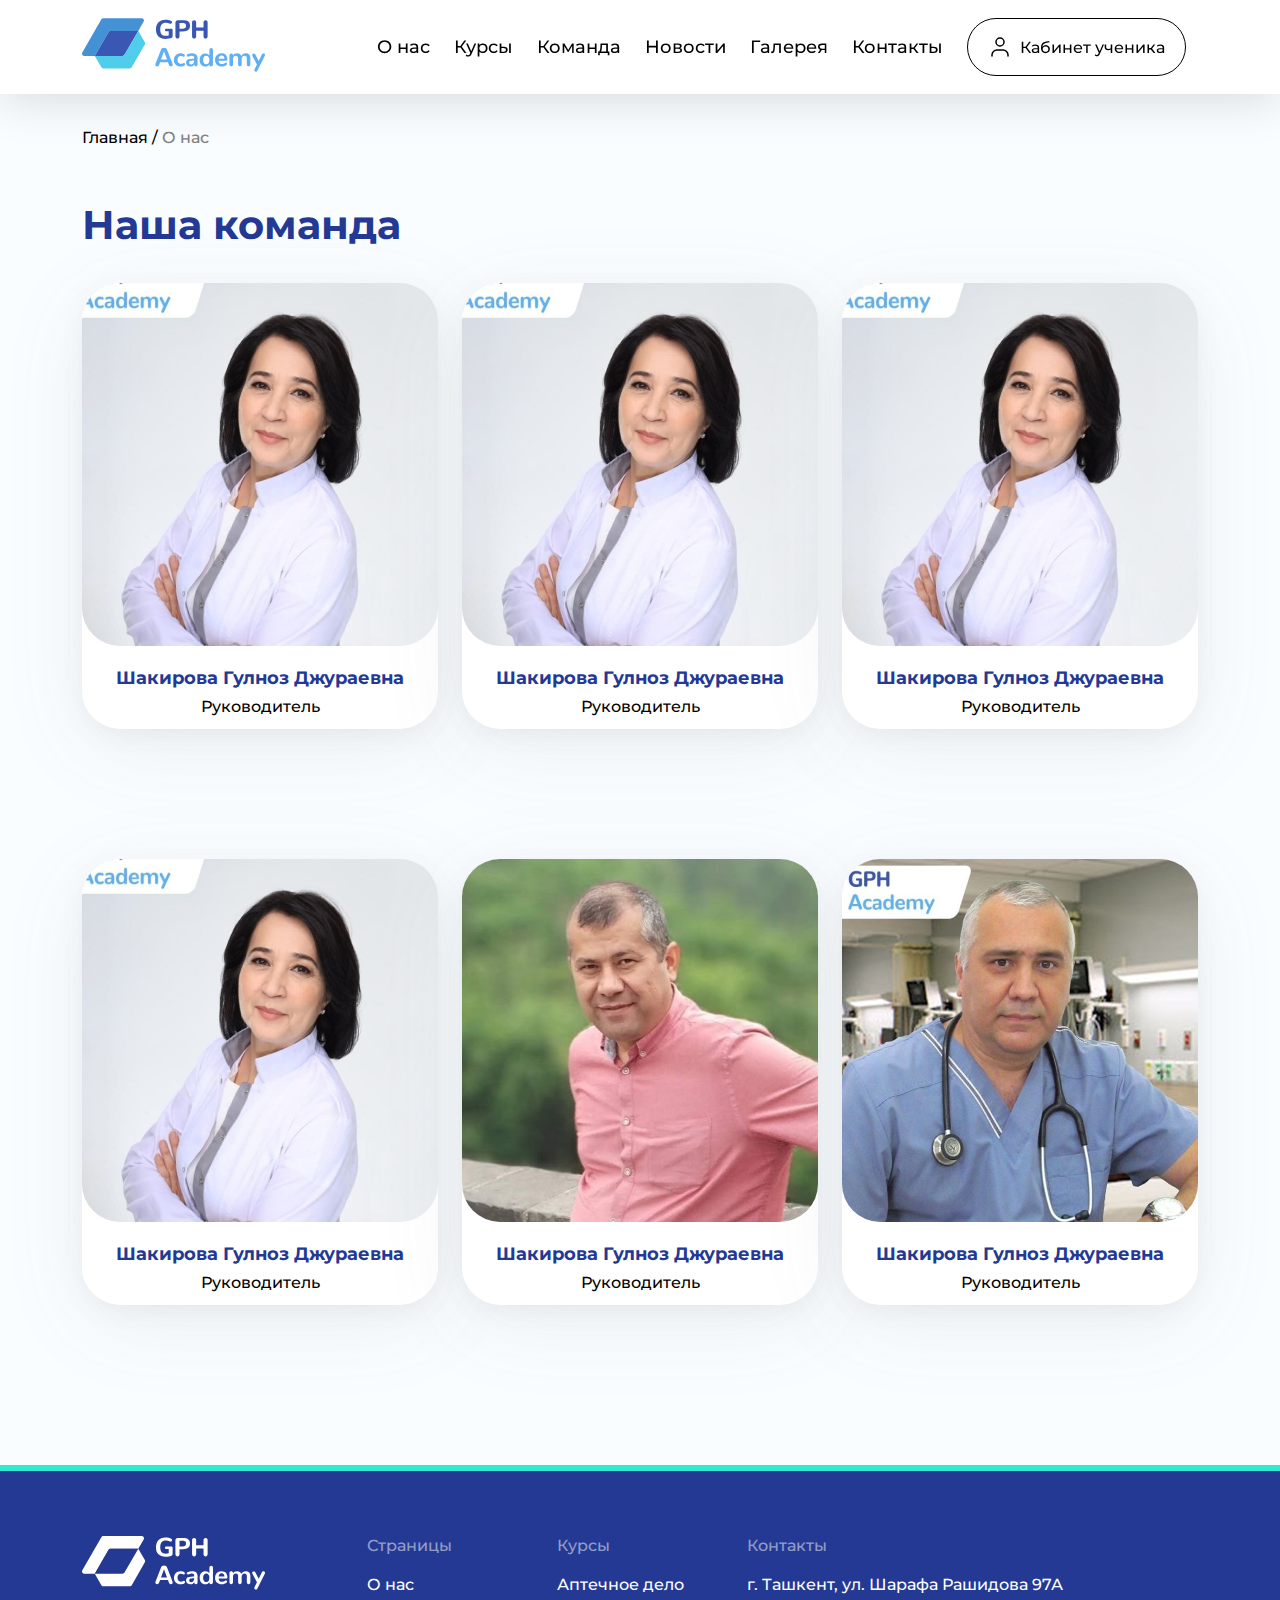
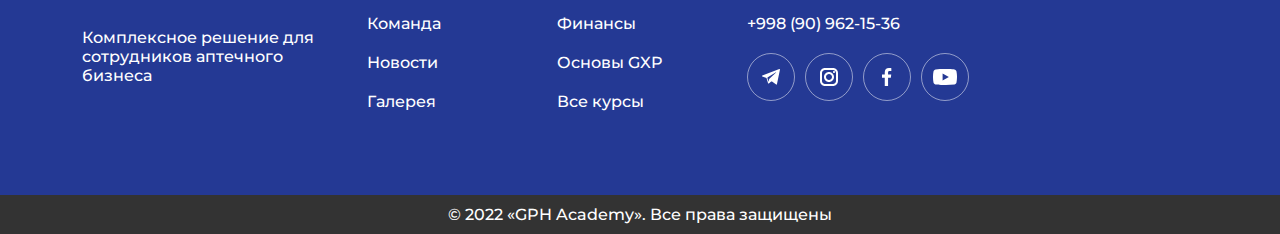
<file: team.html>
<!DOCTYPE html>
<html lang="en">
<head>
    <meta charset="UTF-8">
    <meta http-equiv="X-UA-Compatible" content="IE=edge">
    <meta name="viewport" content="width=device-width, initial-scale=1.0">
    <title>Наша команда</title>
    <link rel="stylesheet" href="css/bootstrap-grid.min.css">
    <link rel="stylesheet" href="css/style.css">
</head>
<body>
    <header class="header ">
        <nav class="header__nav container">
            <div class="logo">
                <a href="index.html"><img src="images/logo/logo.svg" alt=""></a>
            </div>
            <ul class="header__list">
                <li class="header__list_item"><a href="aboutus.html" class="item__link">О нас</a></li>
                <li class="header__list_item"><a href="courses.html" class="item__link">Курсы</a></li>
                <li class="header__list_item"><a href="team.html" class="item__link">Команда</a></li>
                <li class="header__list_item"><a href="news.html" class="item__link">Новости</a></li>
                <li class="header__list_item"><a href="#" class="item__link">Галерея</a></li>
                <li class="header__list_item"><a href="contacts.html" class="item__link">Контакты</a></li>
                <li class="header__list_item">
                    <div class="student-block">
                        <a href="" class="student-btn item__link">
                            <svg width="24" height="24" viewBox="0 0 24 24" fill="none"
                                xmlns="http://www.w3.org/2000/svg">
                                <path d="M20 21V20C20 17.2386 17.7614 15 15 15H9C6.23858 15 4 17.2386 4 20V21"
                                    stroke="black" stroke-width="1.5" stroke-linecap="round" stroke-linejoin="round" />
                                <path
                                    d="M12 11C14.2091 11 16 9.20914 16 7C16 4.79086 14.2091 3 12 3C9.79086 3 8 4.79086 8 7C8 9.20914 9.79086 11 12 11Z"
                                    stroke="black" stroke-width="1.5" stroke-linecap="round" stroke-linejoin="round" />
                            </svg> <span>Кабинет ученика</span>
                        </a>
                    </div>
                </li>
            </ul>
        </nav>
    </header>
    <div class="main">
        <div class="container">
            <div class="page-nav mb-50">
                <a href="#" class="item-link">Главная</a>&nbsp;/&nbsp;<span class="this-page">О нас</span>
            </div>
            <h2 class="main-header">Наша команда</h2>
            <div class="content">
                <div class="row">
                    <div class="col-xl-4 col-lg-6 col-md-6">
                        <div class="employee-card">
                            <span><img src="images/team/team-1.png" alt=""></span>
                            <p class="employee-name">Шакирова Гулноз Джураевна</p>
                            <p class="employee-position">Руководитель</p>
                        </div>
                    </div>
                    <div class="col-xl-4 col-lg-6 col-md-6">
                        <div class="employee-card">
                            <span><img src="images/team/team-1.png" alt=""></span>
                            <p class="employee-name">Шакирова Гулноз Джураевна</p>
                            <p class="employee-position">Руководитель</p>
                        </div>
                    </div>
                    <div class="col-xl-4 col-lg-6 col-md-6">
                        <div class="employee-card">
                            <span><img src="images/team/team-1.png" alt=""></span>
                            <p class="employee-name">Шакирова Гулноз Джураевна</p>
                            <p class="employee-position">Руководитель</p>
                        </div>
                    </div>
                    <div class="col-xl-4 col-lg-6 col-md-6 mb-30">
                        <div class="employee-card">
                            <span><img src="images/team/team-1.png" alt=""></span>
                            <p class="employee-name">Шакирова Гулноз Джураевна</p>
                            <p class="employee-position">Руководитель</p>
                        </div>
                    </div>
                    <div class="col-xl-4 col-lg-6 col-md-6 mb-30">
                        <div class="employee-card">
                            <span><img src="images/team/team-2.png" alt=""></span>
                            <p class="employee-name">Шакирова Гулноз Джураевна</p>
                            <p class="employee-position">Руководитель</p>
                        </div>
                    </div>
                    <div class="col-xl-4 col-lg-6 col-md-6 mb-30">
                        <div class="employee-card">
                            <span><img src="images/team/team-3.png" alt=""></span>
                            <p class="employee-name">Шакирова Гулноз Джураевна</p>
                            <p class="employee-position">Руководитель</p>
                        </div>
                    </div>
                </div>
            </div>
        </div>        
    </div>
    <footer class="footer">
        <div class="container">
            <div class="row">
                <div class="col-md-6 col-lg-3">
                    <div class="footer-logo">
                        <a href="#" class="footer-logo-link"><img src="images/footer-logo.svg" alt=""></a>
                        <p>Комплексное решение для сотрудников аптечного бизнеса</p>
                    </div>
                </div>
                <div class="col-md-6 col-lg-2">
                    <ul class="footer__nav">
                        <li class="footer__nav-li"><a href="" class="footer-head footer__nav-a">Страницы</a></li>
                        <li class="footer__nav-li"><a href="" class="footer__nav-a">О нас</a></li>
                        <li class="footer__nav-li"><a href="" class="footer__nav-a">Команда</a></li>
                        <li class="footer__nav-li"><a href="" class="footer__nav-a">Новости</a></li>
                        <li class="footer__nav-li"><a href="" class="footer__nav-a">Галерея</a></li>
                    </ul>
                </div>
                <div class="col-md-6 col-lg-2">
                    <ul class="footer__nav">
                        <li class="footer__nav-li"><a href="" class="footer-head footer__nav-a">Курсы</a></li>
                        <li class="footer__nav-li"><a href="" class="footer__nav-a">Аптечное дело</a></li>
                        <li class="footer__nav-li"><a href="" class="footer__nav-a">Финансы</a></li>
                        <li class="footer__nav-li"><a href="" class="footer__nav-a">Основы GXP</a></li>
                        <li class="footer__nav-li"><a href="" class="footer__nav-a">Все курсы</a></li>
                    </ul>
                </div>
                <div class="col-md-6 col-lg-4">
                    <ul class="footer__nav">
                        <li class="footer__nav-li"><a href="" class="footer-head footer__nav-a">Контакты</a></li>
                        <li class="footer__nav-li"><a href="" class="footer__nav-a">г. Ташкент, ул. Шарафа Рашидова
                                97А</a></li>
                        <li class="footer__nav-li"><a href="" class="footer__nav-a">+998 (90) 962-15-36</a></li>
                    </ul>
                    <ul class="social">
                        <li class="social-li">
                            <a href="" class="social-a">
                                <svg width="48" height="48" viewBox="0 0 48 48" fill="none" xmlns="http://www.w3.org/2000/svg">
                                    <path d="M15.3179 23.5147L19.4655 25.0627L21.0709 30.2255C21.1736 30.5562 21.5779 30.6784 21.8463 30.459L24.1582 28.5742C24.4006 28.3768 24.7457 28.3669 24.999 28.5508L29.1689 31.5782C29.456 31.7869 29.8627 31.6296 29.9347 31.2827L32.9894 16.5892C33.068 16.2102 32.6956 15.8941 32.3348 16.0336L15.3131 22.6001C14.893 22.7621 14.8967 23.3568 15.3179 23.5147ZM20.8121 24.2386L28.918 19.2462C29.0637 19.1568 29.2136 19.3537 29.0885 19.4698L22.3988 25.6882C22.1636 25.9071 22.012 26.2 21.969 26.5179L21.7411 28.2067C21.7109 28.4322 21.3942 28.4545 21.332 28.2363L20.4556 25.1568C20.3552 24.8056 20.5015 24.4304 20.8121 24.2386Z" fill="white"/>
                                    <rect x="0.5" y="0.5" width="47" height="47" rx="23.5" stroke="white" stroke-opacity="0.5"/>
                                    </svg>
                                    
                            </a>
                        </li>
                        <li class="social-li">
                            <a href="" class="social-a">
                                <svg width="48" height="48" viewBox="0 0 48 48" fill="none" xmlns="http://www.w3.org/2000/svg">
                                    <path d="M20 15C17.243 15 15 17.243 15 20V28C15 30.757 17.243 33 20 33H28C30.757 33 33 30.757 33 28V20C33 17.243 30.757 15 28 15H20ZM20 17H28C29.654 17 31 18.346 31 20V28C31 29.654 29.654 31 28 31H20C18.346 31 17 29.654 17 28V20C17 18.346 18.346 17 20 17ZM29 18C28.7348 18 28.4804 18.1054 28.2929 18.2929C28.1054 18.4804 28 18.7348 28 19C28 19.2652 28.1054 19.5196 28.2929 19.7071C28.4804 19.8946 28.7348 20 29 20C29.2652 20 29.5196 19.8946 29.7071 19.7071C29.8946 19.5196 30 19.2652 30 19C30 18.7348 29.8946 18.4804 29.7071 18.2929C29.5196 18.1054 29.2652 18 29 18ZM24 19C21.243 19 19 21.243 19 24C19 26.757 21.243 29 24 29C26.757 29 29 26.757 29 24C29 21.243 26.757 19 24 19ZM24 21C25.654 21 27 22.346 27 24C27 25.654 25.654 27 24 27C22.346 27 21 25.654 21 24C21 22.346 22.346 21 24 21Z" fill="white"/>
                                    <rect x="0.5" y="0.5" width="47" height="47" rx="23.5" stroke="white" stroke-opacity="0.5"/>
                                    </svg>
                                    
                            </a>
                        </li>
                        <li class="social-li">
                            <a href="" class="social-a">
                                <svg width="48" height="48" viewBox="0 0 48 48" fill="none" xmlns="http://www.w3.org/2000/svg">
                                    <path d="M25.0669 33V24.79H27.8216L28.2349 21.5894H25.0669V19.5463C25.0669 18.62 25.3231 17.9887 26.653 17.9887L28.3464 17.988V15.1253C28.0535 15.0873 27.0483 15 25.8783 15C23.4351 15 21.7625 16.4913 21.7625 19.2293V21.5894H18.9995V24.79H21.7625V33H25.0669Z" fill="white"/>
                                    <rect x="0.5" y="0.5" width="47" height="47" rx="23.5" stroke="white" stroke-opacity="0.5"/>
                                    </svg>
                                    
                            </a>
                        </li>
                        <li class="social-li">
                            <a href="" class="social-a">
                                <svg width="48" height="48" viewBox="0 0 48 48" fill="none" xmlns="http://www.w3.org/2000/svg">
                                    <g clip-path="url(#clip0_251_7352)">
                                    <path d="M35.4996 18.5071C35.3637 18.0223 35.099 17.5834 34.7336 17.2371C34.3579 16.8801 33.8974 16.6247 33.3956 16.4951C31.5176 16.0001 23.9936 16.0001 23.9936 16.0001C20.857 15.9644 17.7211 16.1214 14.6036 16.4701C14.1018 16.6093 13.6422 16.8704 13.2656 17.2301C12.8956 17.5861 12.6276 18.0251 12.4876 18.5061C12.1513 20.3178 11.9879 22.1574 11.9996 24.0001C11.9876 25.8411 12.1506 27.6801 12.4876 29.4941C12.6246 29.9731 12.8916 30.4101 13.2626 30.7631C13.6336 31.1161 14.0956 31.3711 14.6036 31.5061C16.5066 32.0001 23.9936 32.0001 23.9936 32.0001C27.1343 32.0358 30.2742 31.8789 33.3956 31.5301C33.8974 31.4004 34.3579 31.1451 34.7336 30.7881C35.0989 30.4418 35.3633 30.0029 35.4986 29.5181C35.8437 27.707 36.0115 25.8667 35.9996 24.0231C36.0256 22.1717 35.858 20.3226 35.4996 18.5061V18.5071ZM21.6016 27.4241V20.5771L27.8616 24.0011L21.6016 27.4241Z" fill="white"/>
                                    </g>
                                    <rect x="0.5" y="0.5" width="47" height="47" rx="23.5" stroke="white" stroke-opacity="0.5"/>
                                    <defs>
                                    <clipPath id="clip0_251_7352">
                                    <rect width="24" height="24" fill="white" transform="translate(12 12)"/>
                                    </clipPath>
                                    </defs>
                                    </svg>
                                    
                            </a>
                        </li>
                    </ul>
                </div>
            </div>
        </div>
        <div class="rights">
            <p>© 2022 «GPH Academy». Все права защищены</p>
        </div>
    </footer>
</body>
</html>
</file>
<file: css/style.css>
@font-face {
    font-family: 'Montserrat';
    src: url('../fonts/Montserrat-Medium.woff2') format('woff2'),
        url('../fonts/Montserrat-Medium.woff') format('woff');
    font-weight: 500;
    font-style: normal;
    font-display: swap;
}
@font-face {
    font-family: 'Montserrat';
    src: url('../fonts/Montserrat-Bold.woff2') format('woff2'),
        url('../fonts/Montserrat-Bold.woff') format('woff');
    font-weight: 700;
    font-style: normal;
    font-display: swap;
}
@font-face {
    font-family: 'Montserrat';
    src: url('../fonts/Montserrat-SemiBold.woff2') format('woff2'),
        url('../fonts/Montserrat-SemiBold.woff') format('woff');
    font-weight: 600;
    font-style: normal;
    font-display: swap;
}
*, *::before, *::after { box-sizing: border-box; margin: 0; padding: 0; }
body{
    font-family: "Montserrat";
    font-weight: 500;
    margin: 0;
    background: #F9FDFF;
}

a{
    text-decoration: none;
}
ul{
    list-style-type: none;
}
.header{
    background: #FFFFFF;  
    box-shadow: 0px 4px 50px rgba(0, 0, 0, 0.15); 
    top: 0;
    width: 100%;
    position: fixed;
    z-index: 999;
    padding: 18px 0;
}
.header__nav{
    display: flex;
    justify-content: space-between;
    align-items: center;
}
.header__list{
    display: flex;
    list-style-type: none;
    align-items: center;
}
.header__list_item{
    padding: 0 12px;
    font-size: 18px;
}
.item__link{
    color: black;
    text-decoration: none;
}
.item__link:hover{
    color: #0088E8;
    border-bottom: 2px solid;
}
.student-btn{
    align-items: center;
    display: flex;
    font-size: 16px;
}
.student-btn span{
    padding-left: 8px;
}
.student-block{
    border: 1px solid black;
    border-radius: 50px;
    padding: 16px 20px;
}
.main{
    padding-top: 90px;
}
.page-nav{
    padding-top: 38px;
}
.cover{
    background-image: url(../images/banner.png);
    height: 632px;
    background-size: cover;
    margin-bottom: 150px;
}
.cover-container{
    height: 100%;
    display: flex;
    align-items: center;
}
.cover__text{
    max-width: 955px;
    background: #3DA2FF;
    box-shadow: 0px 8px 28px rgb(103 103 103 / 10%), 0px 18px 88px rgb(103 103 103 / 10%);
    border-bottom-left-radius: 88px;
    padding: 68px 0 96px 41px;
    width: 100%;
}
.cover__text span{
    font-weight: bold;
    font-size: 40px;
    margin: 0;
    color: white;
}
.img-cover-span{
    display: block;
}
.cover__img{
    position: absolute;
    top: 86px;
}
.main_about-us{
    padding-top: 40px;
}
.main-header{
    color: #243994;
    font-size: 40px;
    line-height: 56px;
    font-weight: 700;
    margin-bottom: 30px;
}
.txt-aboutus{
    width: 532px;
}
.txt-aboutus__block{
    display: flex;
    align-items: center;
}
.more-btn{
    padding: 20px 49px;
    background: #3DA2FF;
    box-shadow: 0px 4px 6px rgb(103 103 103 / 10%), 0px 8px 12px rgb(103 103 103 / 10%);
    border-radius: 50px;
    color: white;
    display: flex;
    font-weight: 600;
    font-size: 16px;
    align-items: center;
    line-height: 24px;
    margin-right: 17px;
}
.ellipse{
    background: #FFFFFF;
    box-shadow: 0px 4px 6px rgb(103 103 103 / 10%), 0px 8px 12px rgb(103 103 103 / 10%);
    border-radius: 50px;
    width: 64px;
    height: 64px;
    display: flex;
    margin-right: 18px;
    flex: 0 0 64px;
}
.more-video-btn{
    display: inherit;
    align-items: center;
}
.more-btn span{
    margin-right: 9px;
}
.aboutus-block{
    padding-top: 20px;
}
.img-aboutus{
    background-image: url(../images/Rectangle99.png);
    background-size: cover;
    width: 487px;
    height: 567px;
    background-position-x: right;
    margin: 0 auto;
}
.first-course-img {
    position: relative;
}
.course-im-span {
    display: inline-block;
    position: relative;
}
.course-im-span::before {
    content: "";
    position: absolute;
    width: 443px;
    height: 503px;
    background: #243994;
    bottom: -23px;
    right: -22px;
    z-index: -1;
}
.img-aboutus__block{
    background: #FFFFFF;
    box-shadow: 0px 8px 28px -6px rgb(103 103 103 / 10%), 0px 18px 88px -4px rgb(103 103 103 / 10%);
    border-radius: 10px;
    width: 200px;
    height: 192px;
    position: absolute;
    display: flex;
    flex-direction: column;
    align-items: center;
    justify-content: center;
    top: 449px;
    left: 241px;
}
.img-aboutus__block p{
    margin: 0 auto;
    text-align: center;
    line-height: 24px;
}
.position{
    top: 74px;
    left: -101px;
}
.img-aboutus__block2 p{
    margin: 0 auto;
    text-align: center;
}
.mb-150{
    margin-bottom: 150px;
}
.mb-50{
    margin-bottom: 50px;
}
.mb-40 {
    margin-bottom: 40px;
}
.ml-28 {
    margin: 0 28px;
}
.m-none {
    margin-right: 0 !important;
}
.head-block {
    display: flex;
    justify-content: space-between;
}
.course-details span {
    padding-left: 10px;
    font-size: 16px;
    line-height: 19px;
    letter-spacing: 0.01em;
}
.courses {
    background: #FFFFFF;
    box-shadow: 0px 8px 28px -6px rgb(103 103 103 / 10%), 0px 18px 88px -4px rgb(103 103 103 / 10%);
    padding: 34px 20px 40px 20px;
    border-radius: 10px;
}
.course-head h4{
    font-size: 25px;
    font-weight: 700;
    line-height: 30px;
    margin-bottom: 27px;
}
.course-details-block {
    display: flex;
    align-items: center;
    justify-content: space-between;
}
.course-details {
    align-items: center;
    display: flex;
}
.course-details .more-btn{
    padding: 20px 49px;
    background: #3DA2FF;
    border: none;
    box-shadow: 0px 4px 6px rgb(103 103 103 / 10%), 0px 8px 12px rgb(103 103 103 / 10%);
    color: white;
    font-weight: 500;
}
.course-details a {
    align-items: center;
    display: inherit;
    background: #FFFFFF;
    border: 1px solid #333333;
    box-sizing: border-box;
    border-radius: 50px;
    padding: 8px 15px;
    font-weight: 600;
    font-size: 16px;
    line-height: 24px;
    color: #333333;
}
.details-span {
    padding: 0 9px 0 0 !important;
}
.advantages-block {
    height: 536px;
    width: 100%;
    position: relative;
}
.advantages-block::before {
    content: "";
    position: absolute;
    top: 0;
    left: 0;
    background: #FFFFFF;
    box-shadow: 0px 8px 28px rgb(103 103 103 / 10%), 0px 18px 88px rgb(103 103 103 / 10%);
    border-radius: 0 100px;
    width: 95%;
    height: 100%;
    z-index: -1;
}
.advantages-block-container {
    height: 100%;
    display: flex;
    justify-content: center;
    flex-direction: column;
}
.subtitle {
    margin-bottom: 57px;
    font-weight: bold;
    font-size: 30px;
    line-height: 56px;
    letter-spacing: 0.01em;
}
.advantages-info {
    display: flex;
}
.svg-block{
    display: flex;
    align-items: center;
    justify-content: center;
    background: #FFFFFF;
    box-shadow: 0px 8px 28px -6px rgba(103, 103, 103, 0.1), 0px 18px 88px -4px rgba(103, 103, 103, 0.1);
}
.advantages-info .svg-block {
    border-radius: 20px;
    width: 80px;
    height: 80px;
    flex: 0 0 80px;
}
.farm-mugs-txt {
    margin-left: 30px;
    padding-right: 95px;
}
.farm-mugs-txt h4 {
    font-weight: 600;
    font-size: 20px;
    line-height: 30px;
    letter-spacing: 0.01em;
    margin-bottom: 10px;
}
.farm-mugs-txt p {
    font-weight: 500;
    font-size: 16px;
    line-height: 26px;
    letter-spacing: 0.01em;
}
.carousel {
    background: #DAF3FF;
    width: 100%;
    height: 904px;
}
.partner-head {
    margin-bottom: 70px;
}
.partners-logo {
    background: #FFFFFF;
    box-shadow: 0px 8px 28px -6px rgb(103 103 103 / 10%), 0px 18px 88px -4px rgb(103 103 103 / 10%);
    border-radius: 10px;
    height: 214px;
    display: flex;
    justify-content: center;
    align-items: center;
}
.recomendation-block {
    background: #FFFFFF;
    box-shadow: 0px 8px 28px -6px rgb(103 103 103 / 10%), 0px 18px 88px -4px rgb(103 103 103 / 10%);
    border-radius: 10px;
    padding: 61px 49px 37px 57px;
    position: relative;
}
.vector-img {
    margin-bottom: 31px;
}
.recomendation-block p {
    margin-bottom: 57px;
    font-weight: 500;
    font-size: 16px;
    line-height: 26px;
    color: #000000;
}
.previous-btn, .next-btn{
    position: absolute;
    background: #FFFFFF;
    box-shadow: 0px 8px 28px -6px rgb(103 103 103 / 10%), 0px 18px 88px -4px rgb(103 103 103 / 10%);
    border-radius: 100%;
    padding: 28px 37px;
    left: -57px;
    bottom: 190px;
}
.next-btn {
    background: #3DA2FF;
    left: 590px;
}
.rec-author {
    display: flex;
    align-items: center;
}
.rec-author span {
    font-weight: 600;
    font-size: 20px;
    line-height: 26px;
    margin-left: 23px;
}
.register-block {
    background: #3DA2FF;
    box-shadow: 0px 9px 20px 8px rgb(0 0 0 / 11%);
    border-radius: 40px;
    padding: 48px 183px 78px;
}
.register-block h2 {
    color: white;
    font-weight: 700;
    font-size: 50px;
    line-height: 93px;
    text-align: center;
    letter-spacing: 0.01em;
    margin-bottom: 31px;
}
.register-form {
    display: flex;
    justify-content: space-around;
}
.register-form form {
    display: flex;
}
.register-block input {
    padding: 16px 20px;
    border: 1px solid #FFFFFF;
    border-radius: 50px;
    outline: none;
    background: none;
    width: 283px;
}
.register-block input::placeholder {
    color: #fff;
    opacity: 1; /* Firefox */
    font-weight: 500;
    font-size: 16px;
    line-height: 24px;
    letter-spacing: 0.01em;
  }
.register-block button {
    font-weight: 700;
    font-size: 16px;
    line-height: 24px;
    letter-spacing: 0.01em;
    text-transform: uppercase;
    color: #243994;
    cursor: pointer;
    padding: 16px 20px;
    border-radius: 50px;
    border: none;
    background: #FFFFFF;
    width: 213px;
}
.news-block .main-header{
    margin-bottom: 40px;
}
.employee-card {
    background: white;
    box-shadow: 0px 8px 28px -6px rgb(103 103 103 / 10%), 0px 18px 88px -4px rgb(103 103 103 / 10%);
    border-radius: 38px;
}
.employee-card img {
    width: 100%;
    height: 100%;
    object-fit: cover;
}
.employee-card span {
    width: 100%;
    height: 363px;
    overflow: hidden;
    display: block;
    border-radius: 38px;
}
.news-p {
    padding: 17px 25px;
    font-weight: 600;
    font-size: 18px;
    line-height: 27px;
    text-align: left !important;
}
.footer{
    background-color: #243994;
    padding-top: 65px;
    border-top: 6px solid #30E9D2;
}
.footer-logo-link{
    margin-bottom: 34px;
    display: inline-block;
}
.footer-logo p{
    color: white;
}
.footer__nav{
    list-style-type: none;
}
.footer__nav-li{
    margin-bottom: 20px;
}
.footer__nav-a{
    color: white;
    text-decoration: none;
}
.footer-head{
    color: #fff;
    opacity: 0.5;
}
.social{
    list-style-type: none;
    display: flex;
}
.social-li{
    padding-right: 10px;
}
.rights{
    text-align: center;
    color: white;
    margin-top: 64px;
    background-color: #333333;
}
.rights p{
    margin: 0;
    padding: 10px;
}

/* SINGLE COURSE */
.item-link {
    color: black;
    text-decoration: none;
}
.this-page {
    font-size: 16px;
    text-decoration: none;
    color: gray;
}
.description-head {
    font-weight: bold;
    font-size: 28px;
    line-height: 56px;
    letter-spacing: 0.01em;
    color: #3DA2FF;
}
.txt-aboutus p {
    margin-bottom: 28px;
    font-weight: 500;
    font-size: 20px;
    line-height: 30px;
}
.single-courses .advantages-block{
    height: 652px;
}
.advantages-nav {
    display: flex;
    justify-content: space-between;
    align-items: center;
}
.duration-info {
    background: #3DA2FF;
    box-shadow: 0px 8px 28px rgb(103 103 103 / 10%), 0px 18px 88px rgb(103 103 103 / 10%);
    border-radius: 0px 21px 0px 42.5px;
    padding: 13px 48px 8px;
    margin-left: 40px;
}
.duration-info span {
    color: #FFFFFF;
    font-weight: 500;
    font-size: 25px;
    text-align: center;
    letter-spacing: 0.01em;
}
.farm-mugs-txt h5 {
    font-weight: 600;
    font-size: 32px;
    line-height: 40px;
    letter-spacing: 0.01em;
    color: #000000;
}
.farm-mugs__p {
    font-weight: 500;
    font-size: 16px;
    line-height: 26px;
    letter-spacing: 0.01em;
}
.mb-30{
    margin-bottom: 30px;
}
.in-block .img-aboutus__block {

    top: 431px;
    left: 57px;
}
.centre-txt {
    text-align: center;
}
.course-info {
    position: relative;
    background: #FFFFFF;
    box-shadow: 0px 8px 28px -6px rgb(103 103 103 / 10%), 0px 18px 88px -4px rgb(103 103 103 / 10%);
    border-radius: 10px;
    width: 293px;
    padding: 35px 19px;
    height: 317px;
    margin-bottom: 33px;
}
.course-info .svg-block{
    background: #E0F1FF;
    border-radius: 10px;
    width: 60px;
    height: 60px;
    margin-bottom: 20px;
}
.num span {
    font-weight: 700;
    font-size: 20px;
    line-height: 24px;
    text-align: center;
    color: #3DA2FF;
}
.num {
    position: absolute;
    background: #E0F1FF;
    box-shadow: 0px 8px 28px -6px rgb(103 103 103 / 10%), 0px 18px 88px -4px rgb(103 103 103 / 10%);
    border-radius: 50px;
    width: 58px;
    height: 58px;
    display: flex;
    align-items: center;
    justify-content: center;
    right: -18px;
    top: -13px;
}
.course-info h5 {
    font-weight: 700;
    font-size: 18px;
    line-height: 24px;
    color: #243994;
    margin-bottom: 11px;
}
.course-info p {
    font-weight: 500;
    font-size: 14px;
    line-height: 20px;
}
.prices p {
    font-weight: 500;
    font-size: 16px;
    line-height: 20px;
    color: #000000;
}
.offline-price-block {
    background: #b2dbff21;
    display: flex;
    width: 100%;
    border-radius: 40px;
    flex-direction: column;
    justify-content: space-evenly;
    align-items: center;
    height: 669px;
    padding: 45px 58px;
}
.online{
    background: #243994;
}
.online h6{
    color: #FFFFFF !important;
}
.online h5{
    color: #FFFFFF !important;
}
.online p{
    color: #FFFFFF !important;
}
.offline-price-block h6 {
    font-weight: 700;
    font-size: 30px;
    line-height: 50px;
    text-align: center;
    letter-spacing: 0.01em;
    color: #3DA2FF;
}
.online a{
    color: #3DA2FF;
    background: #fff;
}
.offline-price-block h5 {
    font-weight: 700;
    font-size: 30px;
    line-height: 50px;
    text-align: center;
    letter-spacing: 0.01em;
    text-transform: uppercase;
    color: #243994;
    margin-bottom: 15px;
}
.hr-line {
    border: 1px solid #D6D8EE;
    transform: 90deg;
    transform: rotate(0deg);
    width: 266px;
}
.div-ul {
    align-items: baseline;
}
.div-ul p {
    font-weight: 500;
    font-size: 20px;
    line-height: 24px;
    color: #333333;
}
.div-ul .svg-div{
    margin-right: 12px;
}
.items-position {
    justify-content: center;
}
.offline .div-ul p{
    color: #fff;
}
/* SINGLE COURSE */

/* COURSES */

.course-head{
    display: flex;
    align-items: flex-start;
    justify-content: space-between;
}
.course-head span{
    background: #3DA2FF;
    border-radius: 50px;
    font-weight: 600;
    font-size: 14px;
    line-height: 24px;
    letter-spacing: 0.01em;
    color: #FFFFFF;
    padding: 1.5px 14.5px;
}
.course-wrapper{
    margin-bottom: 71px;
}
/* COURSES */

/* TEAM */
.employee-name {
    font-weight: 700;
    font-size: 18px;
    line-height: 30px;
    color: #243994;
    padding-top: 17px;
}
.employee-position{
    padding-top: 4px;
    padding-bottom: 13px;
}
.employee-card p{
    text-align: center;
}
.content .employee-card{
    margin-bottom: 130px;
}
/* TEAM */

/* ARTICLES */
.date {
    margin-bottom: 15px;
    margin-top: 15px;
}
.news-banner img {
    width: 100%;
}
.contact-text-block {
    font-size: 16px;
    line-height: 25px;
    margin-bottom: 88px;
    font-weight: 500;
}
.contact-text-block p{
    font-weight: 500;
    font-size: 16px;
    line-height: 25px;
    color: #000000;
}
.txt-block-heading{
    font-size: 22px;
    line-height: 32px;
    margin-bottom: 13px;
}
.contact-text-block ul {
    padding-left: 30px;
}
/* ARTICLES */

/* CONTACTS */
.contact-block {
    background: #FFFFFF;
    box-shadow: 0px 8px 28px rgb(103 103 103 / 10%), 0px 18px 88px rgb(103 103 103 / 10%);
    border-radius: 30px;
    padding: 55px 88px 55px 49px;
    height: 100%;
}
.phone-block__svg {
    background: #FFFFFF;
    box-shadow: 0px 8px 28px -6px rgb(103 103 103 / 10%), 0px 18px 88px -4px rgb(103 103 103 / 10%);
    border-radius: 20px;
    display: inline-block;
    padding: 24px;
}
.phone-block__contact {
    margin-left: 30px;
    font-weight: 600;
    font-size: 25px;
}
.phone-block__p {
    display: flex;
    letter-spacing: 0.01em;
    align-items: center;
}
.form-header {
    font-weight: 600;
    font-size: 30px;
    line-height: 38px;
    margin-bottom: 25px;
    color: #243994;
    letter-spacing: 0.01em;
}
.form-block {
    width: 60%;
}
.form {
    display: flex;
    flex-direction: column;
}
.form-input {
    margin-bottom: 25px;
    padding: 16px 20px;
    border: 1px solid #3DA2FF;
    box-sizing: border-box;
    outline: none;
    border-radius: 50px;
    font-family: 'Montserrat';
    font-weight: 500;
    font-size: 16px;
    line-height: 24px;
}
.submit-btn {
    border: 1px solid #3DA2FF;
    box-sizing: border-box;
    border-radius: 50px;
    background: #3DA2FF;
    padding: 16px 20px;
    color: #FFFFFF;
    font-size: 16px;
    font-family: 'Montserrat';
    line-height: 24px;
    letter-spacing: 0.01em;
    text-transform: uppercase;
    font-weight: 700;
}
.mapouter {
    width: 100%;
    position: relative;
    text-align: right;
    height: 511px;
    margin: 64px 0 152px 0;
}
.gmap_canvas {
    width: 100%;
    overflow: hidden;
    background: none!important;
    height: 511px;
    box-shadow: 0px 8px 28px -6px rgb(103 103 103 / 10%), 0px 18px 88px -4px rgb(103 103 103 / 10%);
    border-radius: 30px;
}
/* CONTACTS */

/* RESOURCE */
.resource-block-ul li {
    font-weight: 500;
    font-size: 24px;
    line-height: 30px;
    display: flex;
    letter-spacing: 0.01em;
    color: #000000;
    margin-bottom: 72px;
    align-items: flex-start;
}
.resource-block-ul span {
    margin-right: 20px;
}
.education-heading {
    margin-bottom: 61px;
}
.education-card {
    background-color: #b2dbff6e;
    border-radius: 40px;
    padding: 45px 31px;
    width: 575px;
    height: 507px;
}
.card-h {
    display: flex;
    justify-content: space-around;
    margin-bottom: 30px;
    border-radius: 40px;
}
.card-h h5 {
    color: #243994;
}
.edu-h5 {
    font-weight: 700;
    font-size: 30px;
    line-height: 50px;
    text-align: center;
    letter-spacing: 0.01em;
}
.card-h h6 {
    color: #3DA2FF;
}
.edu-p {
    display: flex;
    margin-bottom: 43px;
}
.edu-p p {
    font-weight: 500;
    font-size: 20px;
    line-height: 31px;
    color: #333333;
}
.edu-p .svg-block{
    flex: 00 24px;
    margin-right: 11px;
    background: none;
    box-shadow: none;
}
.price-type-paragraph {
    display: flex;
    align-items: center;
    margin-bottom: 54px;
    width: 530px;
}
.price-type-paragraph p {
    font-weight: 600;
    font-size: 24px;
    line-height: 42px;
    letter-spacing: 0.01em;
    color: #000000;
}
.price-type-paragraph .svg-block{
    margin-right: 20px;
}
.chain-img .svg-block{
    width: 160px;
    height: 160px;
    border-radius: 40px;
    background: #FFFFFF;
    box-shadow: 0px 8px 28px -6px rgba(103, 103, 103, 0.1), 0px 18px 88px -4px rgba(103, 103, 103, 0.1);
}
.interaction{
    height: 450px;
}
.interaction-block{
    display: flex;
    width: 100%;
    justify-content: center;
}
.interaction-chain{
    position: relative;
}
.chain-wrapper{
    display: flex;
    align-items: center;
}
.chain-array{
    text-align: center;
}
.chain-array h5{
    font-weight: 700;
    font-size: 40px;
    line-height: 48px;
    letter-spacing: 0.01em;
    color: #243994;
}
.chain-txt{
    width: 210px;
    text-align: center;
    position: absolute;
    left: -23px;
}
.chain-txt h6{
    font-weight: 700;
    font-size: 25px;
    line-height: 48px;
    letter-spacing: 0.01em;
    color: #243994;
    margin-bottom: 19px;
}
.chain-txt p{
    font-weight: 500;
    font-size: 16px;
    line-height: 26px;
    text-align: center;
    letter-spacing: 0.01em;
    color: #000000;
}
/* RESOURSE */

/* MEDIA QUERYS */
@media(max-width:1400px) {
    .course-im-span::before{
        width: 415px;
        height: 470px;
    }
 }
 @media(max-width:1200px){
     .mb-150{
         margin-bottom: 110px;
     }
    .about-wrapper {
        margin-bottom: 50px;
    }
    .img-aboutus__block2 {
        width: 170px;
        height: 162px;
    }
    .img-aboutus__block{
        top: 355px;
        width: 170px;
        height: 162px;
        left: 170px;
    }
    .txt-aboutus{
        width: 330px;
    }
    .course-details span{
        font-size: 14px;
    }
    .advantages-block{
        height: auto;
        padding: 64px 64px 14px 64px;
    }
    .register-block h2{
        line-height: 72px;
    }
   .course-im-span::before{
        width: 360px;
        height: 408px;
   }
    .txt-aboutus p{
        font-size: 17px;
        line-height: 27px;
    }
    .centre-txt{
        font-size: 14px;
        text-align: center;
    }
    .employee-card{
        margin-bottom: 40px;
    }
 }
 @media(max-width:992px){
     .register-block {
        display: flex;
        justify-content: space-around;
        padding: 48px 36px;
     }
     .txt-aboutus{
         width: 100%;
     }
     .about-wrapper{
         margin-bottom: 50px;
     }
     .first-course-img{

     }
     .registerblock-head{
         width: 260px;
     }
     .about-col{
         display: flex;
         justify-content: center;
     }
    .register-form form{
        flex-direction: column;
    }
    .ml-28{
        margin: 0;
    }
    .register-block input{
        margin-bottom: 20px;
    }
    .register-block h2{
        line-height: 60px;
        font-size: 34px;
        text-align: left;
    }
    .advantages-block{
        padding: 64px 0px 14px 0px;
    }
    .advantages-block::before{
        border-radius: 0 50px;
    }
    .farm-mugs-txt{
        padding-right: 0;
    }
    .footer__nav-li{
        margin-bottom: 10px;
    }
    .footer__nav, .footer-logo{
        margin-bottom: 25px;
    }
    .footer-logo-link{
        margin-bottom: 15px;
    }
 }
 @media(max-width:768px){
    .register-block h2{
        line-height: 48px;
        font-size: 34px;
        text-align: center;
    }
    .registerblock-head{
        width: 100%;
    }
    .register-form form{
        align-items: center;
    }
    .register-block{
        display: block;
    }
    .advantages-block::before{
        width: 100%;
    }
 }
 @media(max-width:576px){
     .mb-150, .partners{
         margin-bottom: 65px;
     }
     .txt-aboutus__block{
         flex-direction: column;
         align-items: start;
     }
     .more-btn{
         margin-bottom: 20px;
         margin-right: 0;
     }
 }
 @media (max-width:500px){
    .course-details{
        margin-bottom: 15px;
    }
    .course-details:last-child{
        margin-bottom: 0;
    }
    .course-details-block{
        flex-direction: column;
        align-items: flex-start;        
    }
    .subtitle , .partner-head h2, .recomendation-head h2, .register-block h2, .main__header{
        font-size: 28px;
        line-height: 36px;
        margin-bottom: 35px;
    }
    .advantages-info{
        flex-direction: column;
    }
    .advantages-block{
        padding: 35px 0px 20px 0px;
    }
    .advantages-block::before{
        border-radius: 0 35px;
    }
    .farm-mugs{
        margin-bottom: 15px;
    }
    .farm-mugs-txt{
        margin-left: 0;
    }
    .mb-50{
        margin-bottom: 35px;
    }
    .course-im-span::before{
        display: none;
    }
    .img-aboutus__block2 , .img-aboutus__block{
        display: none;
    }
    .partner-head{
        margin-bottom: 0;
    }
 }
/* MEDIA QUERYS */
</file>
